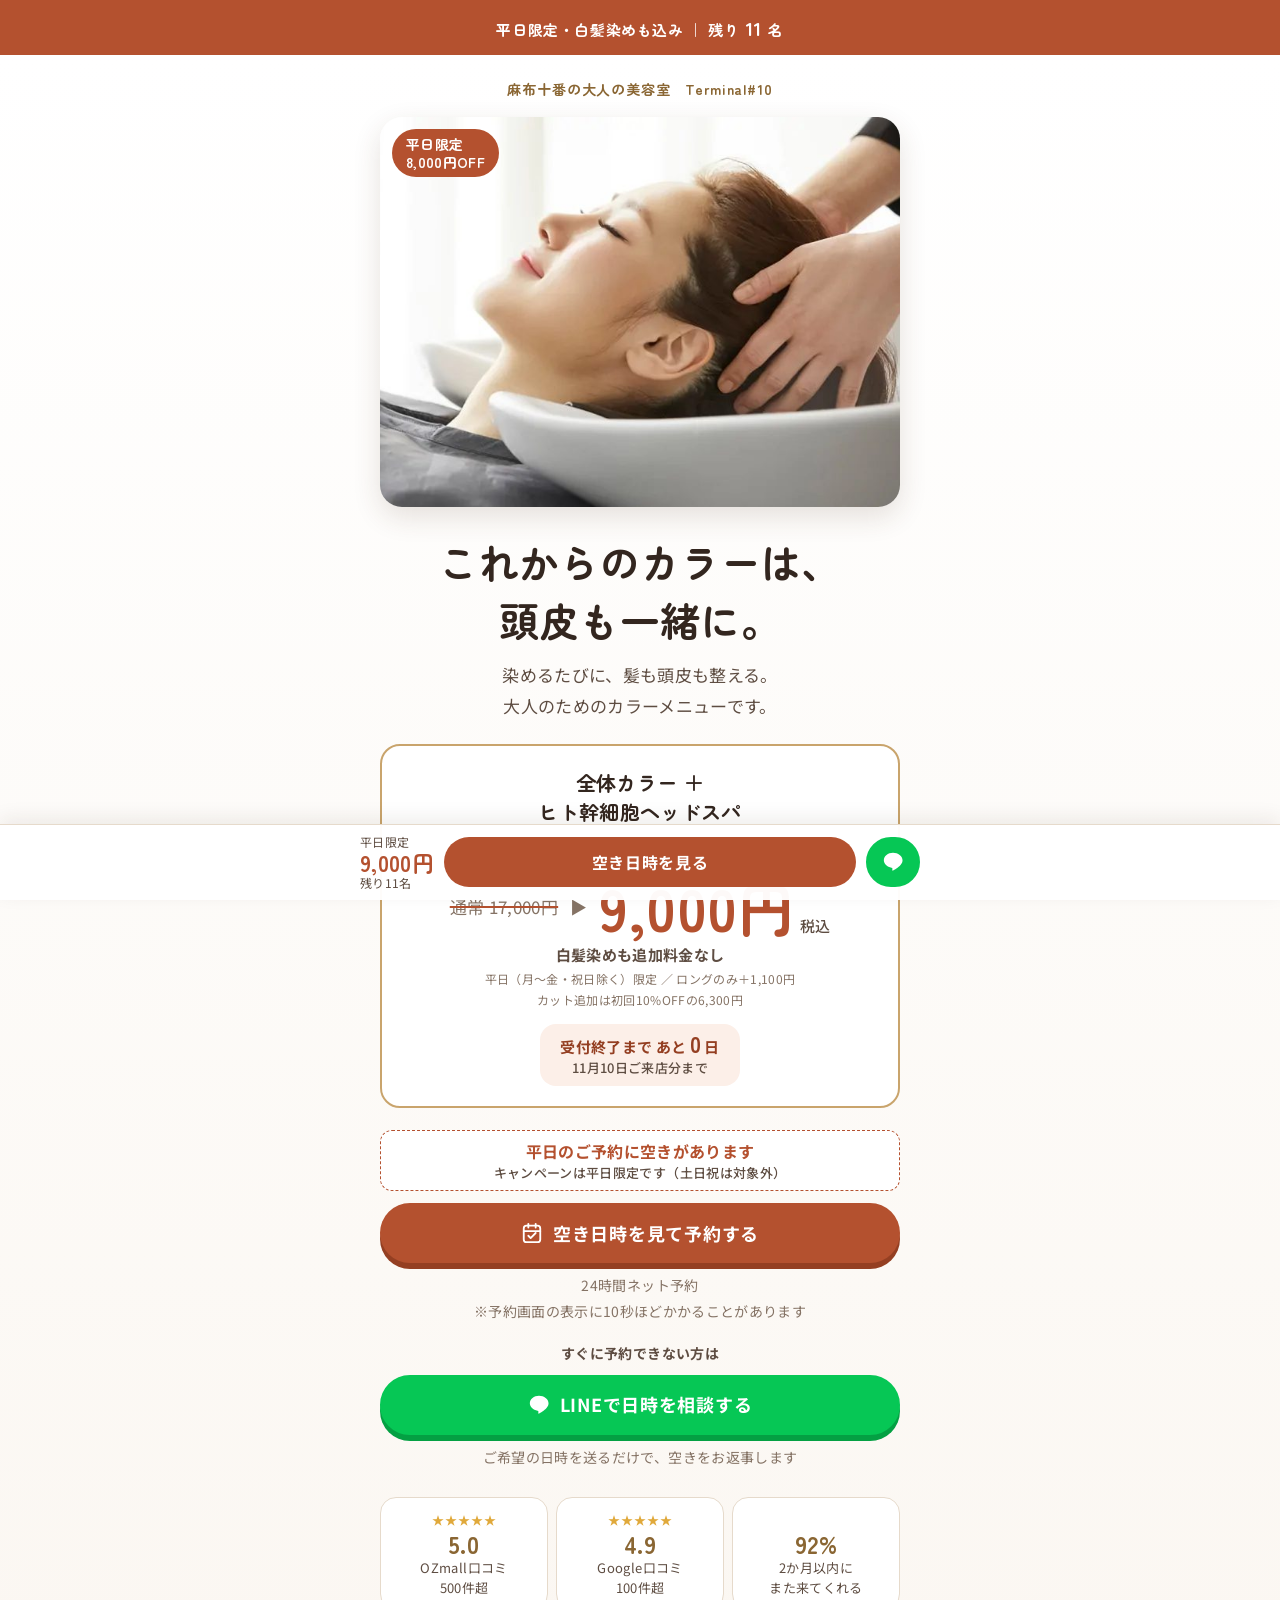
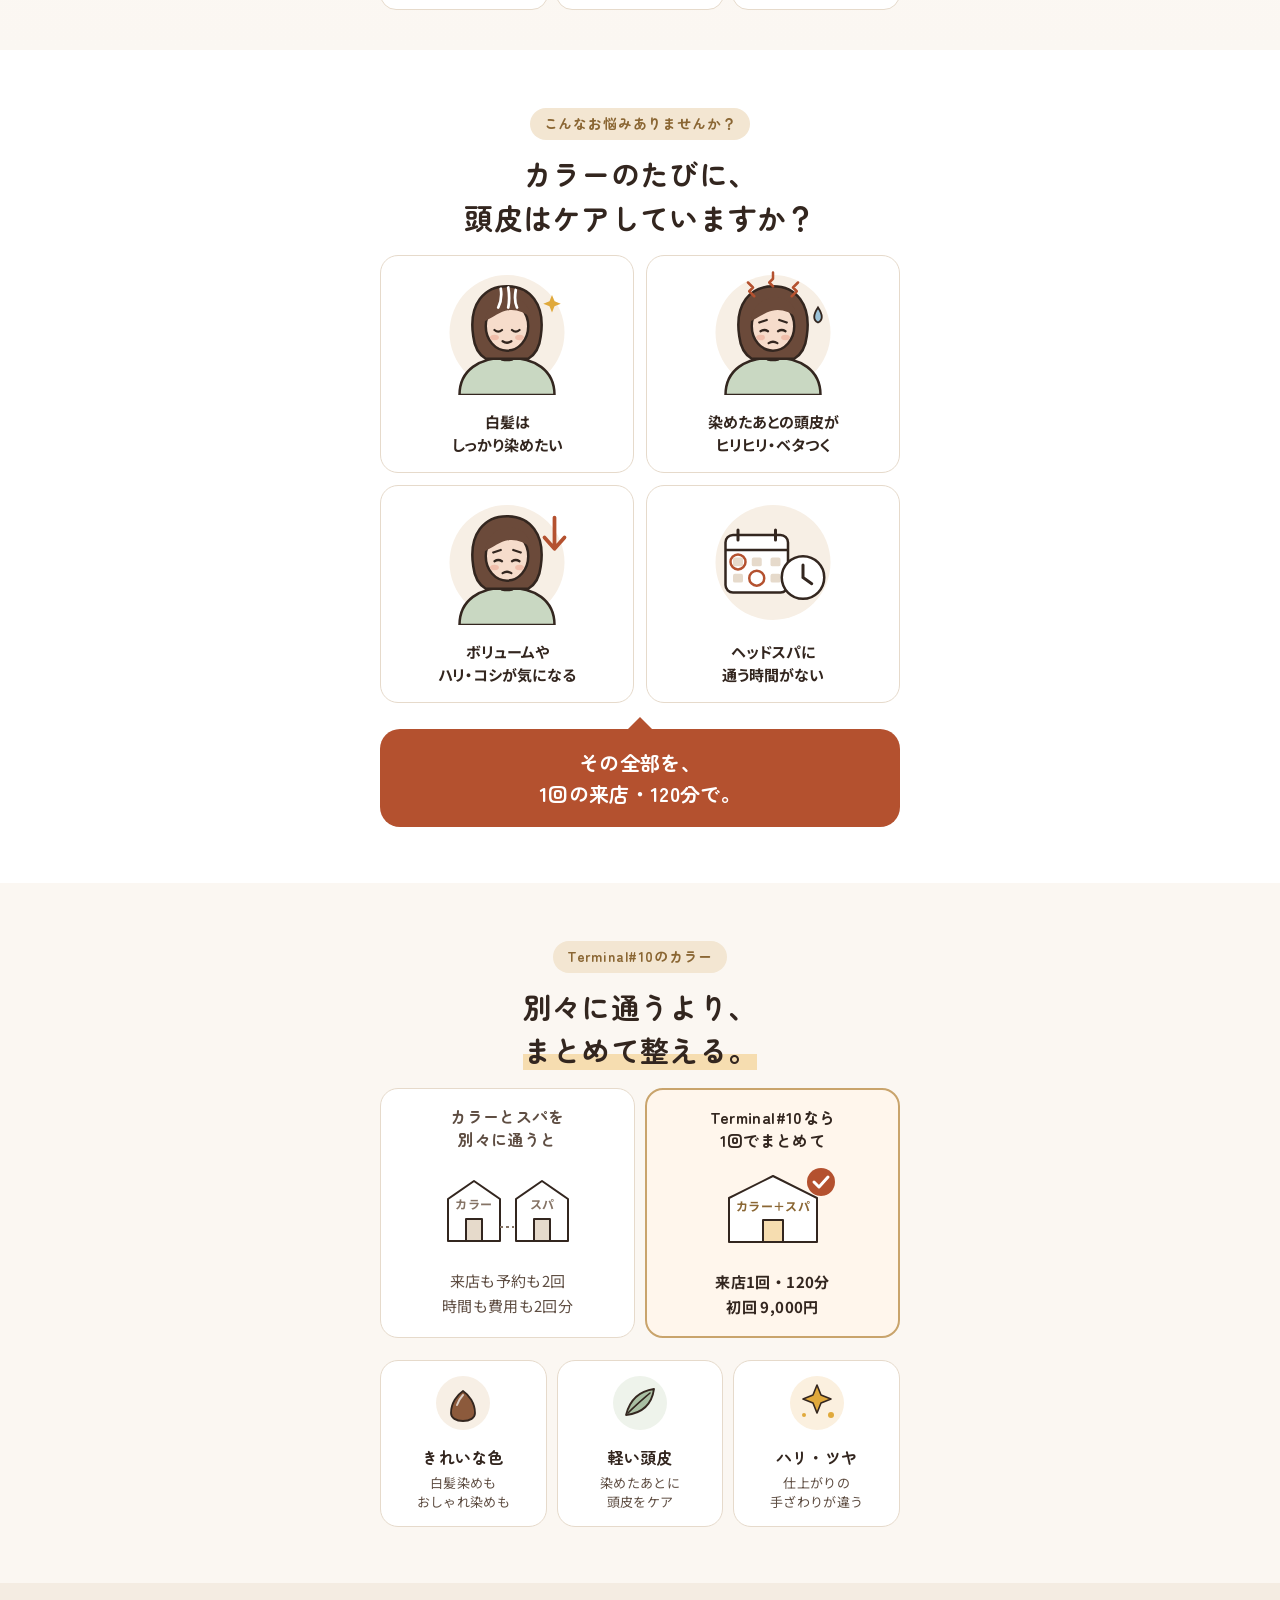
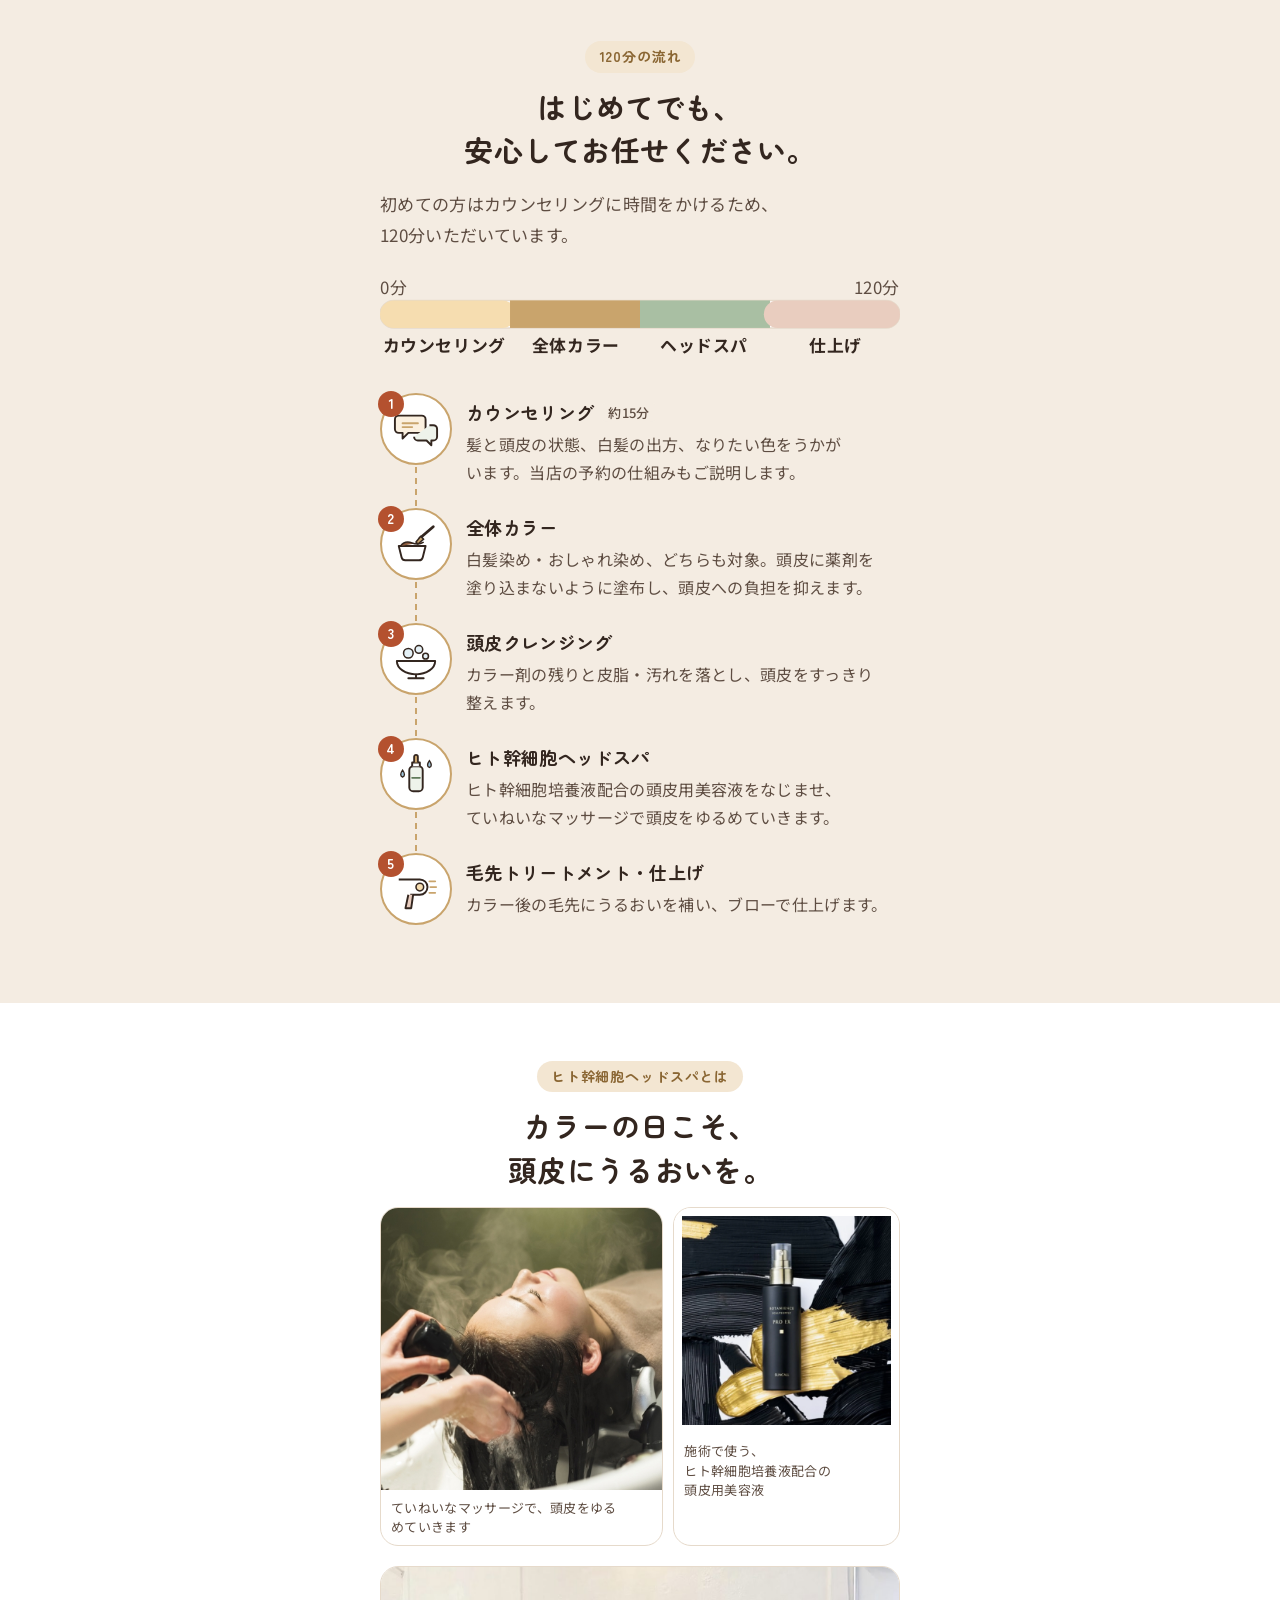
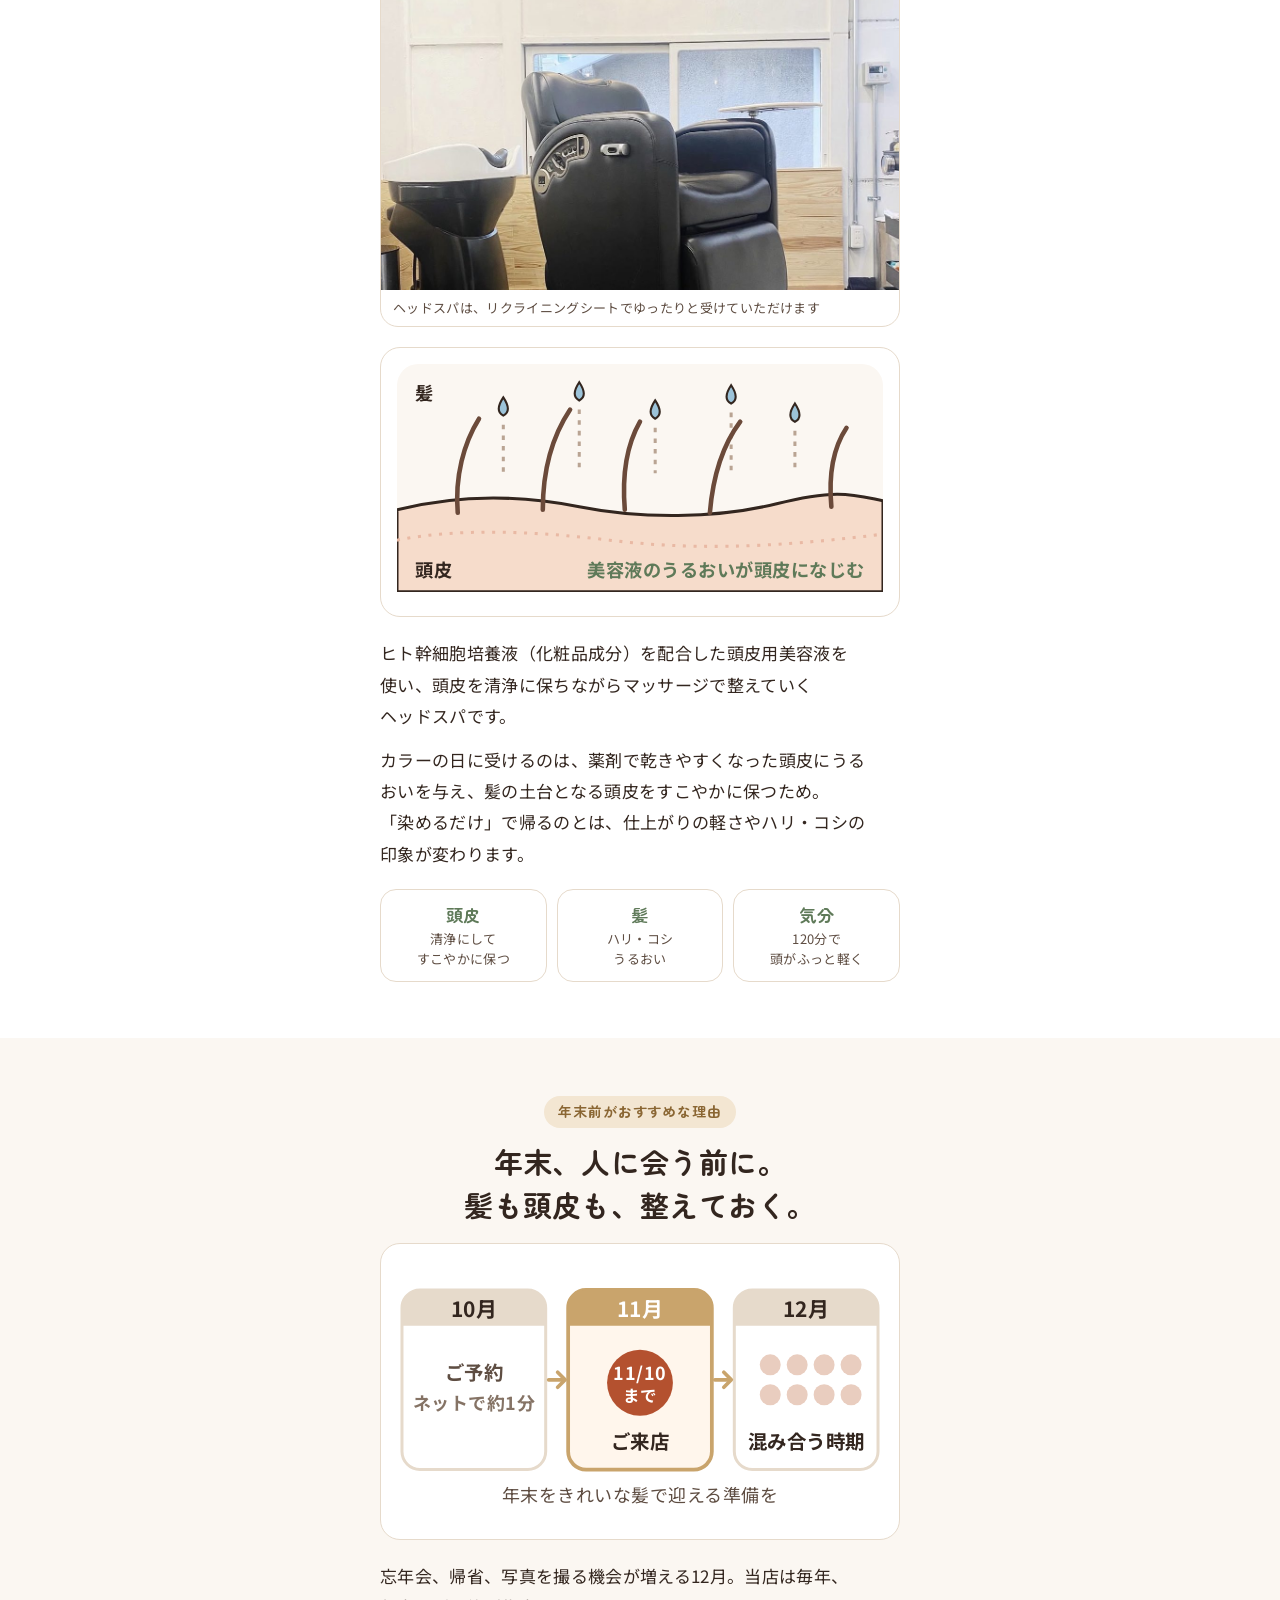
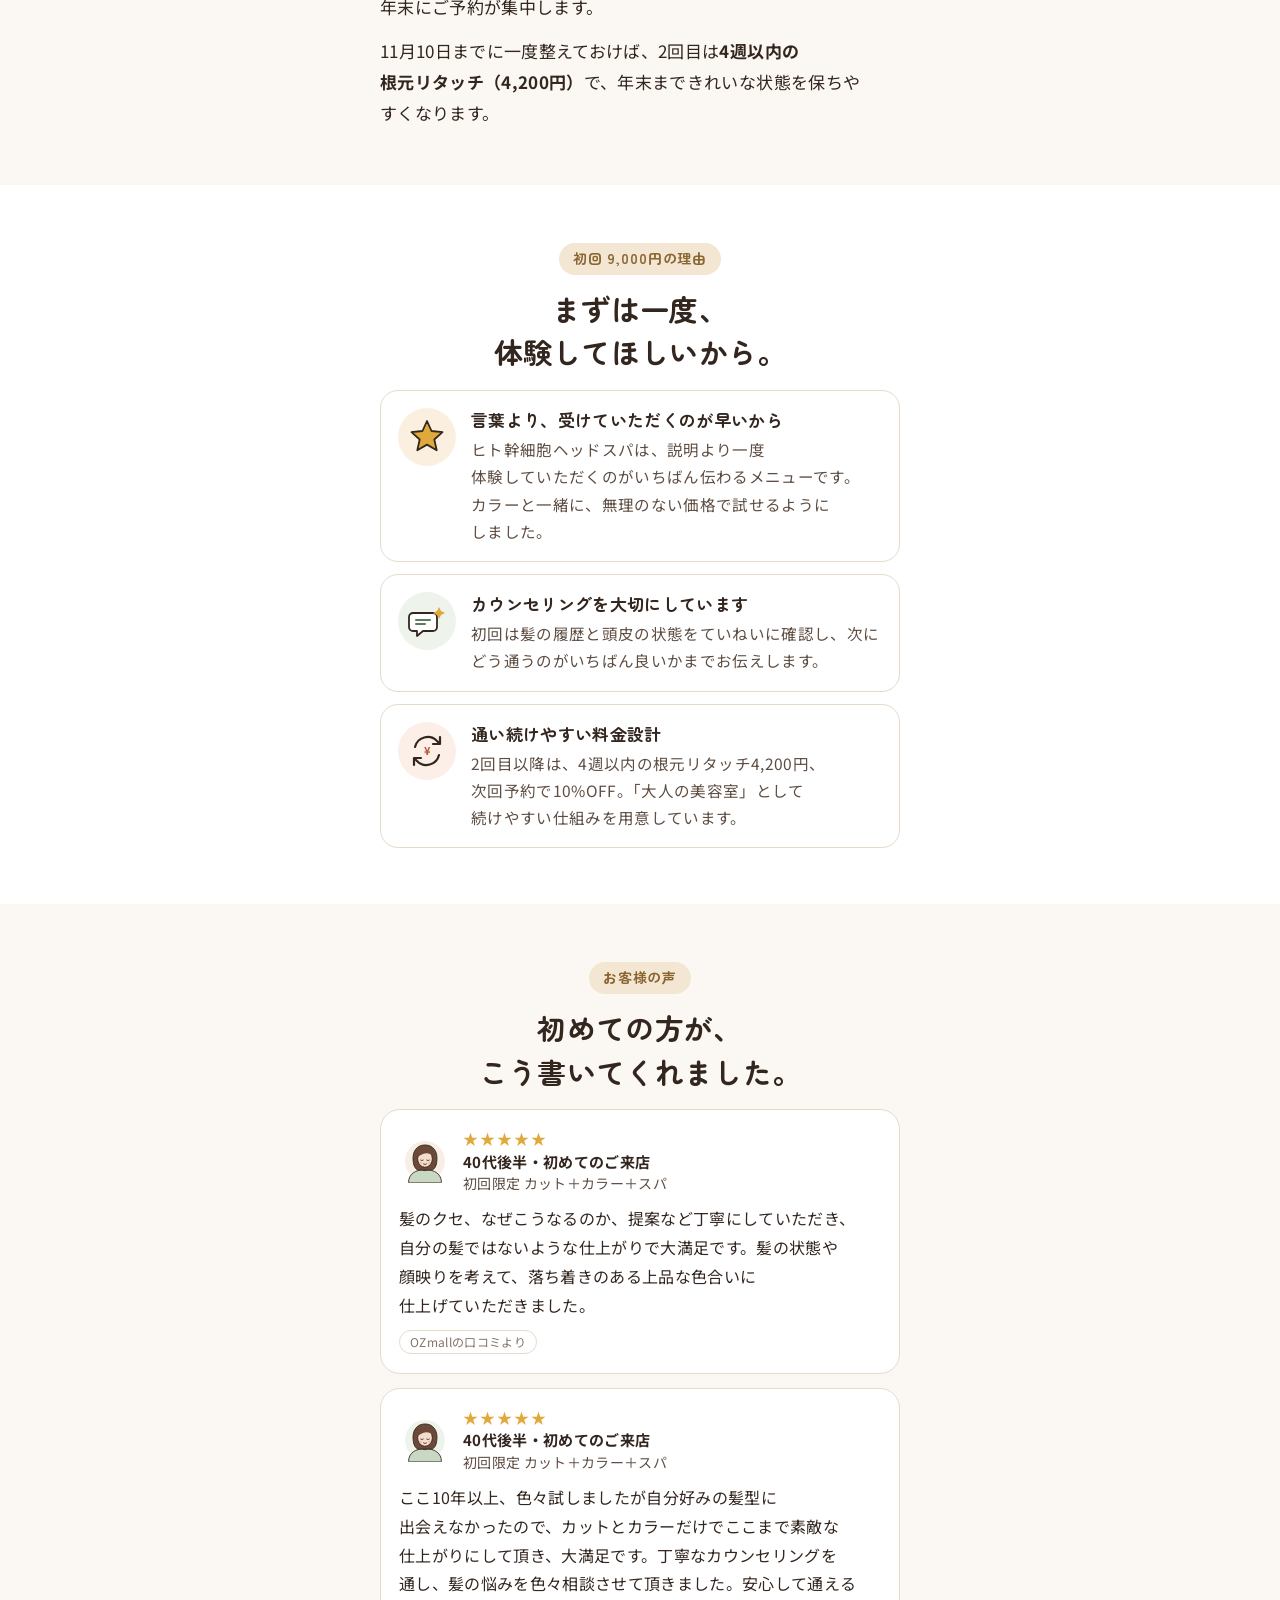
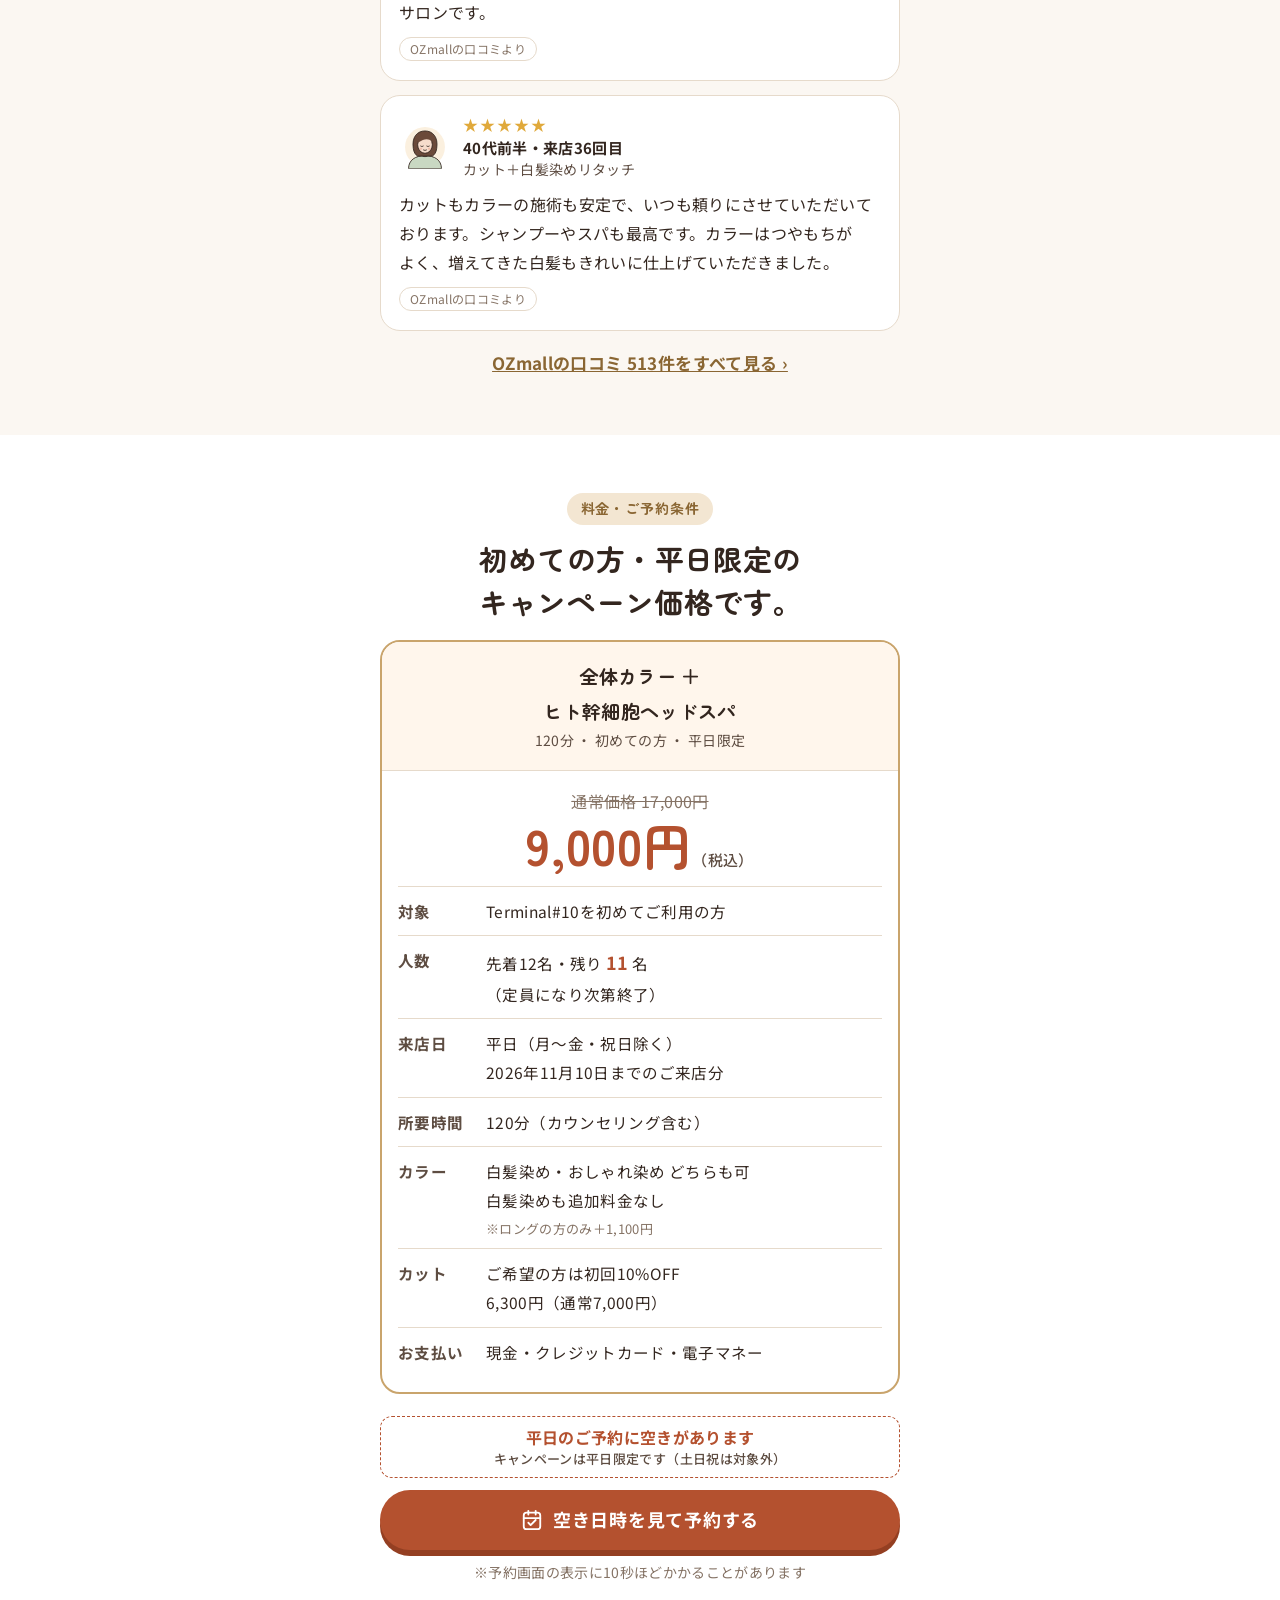
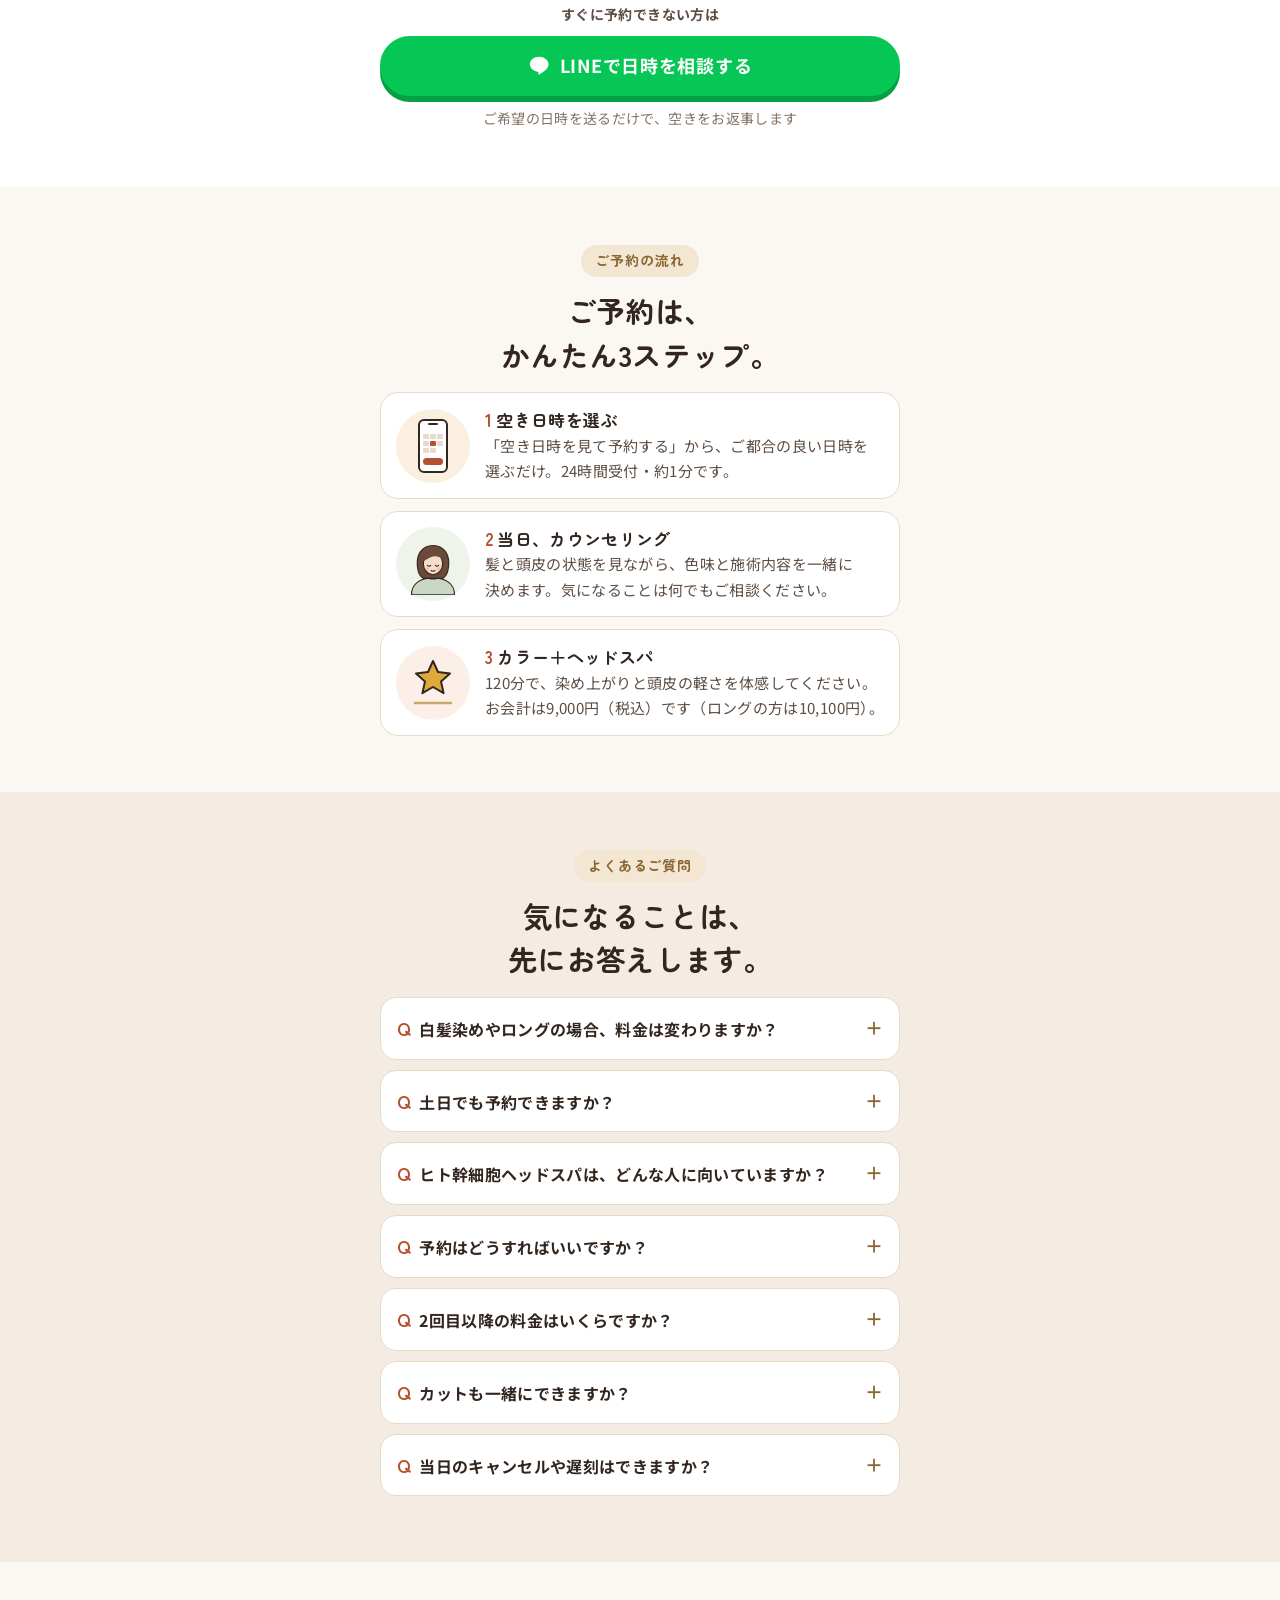
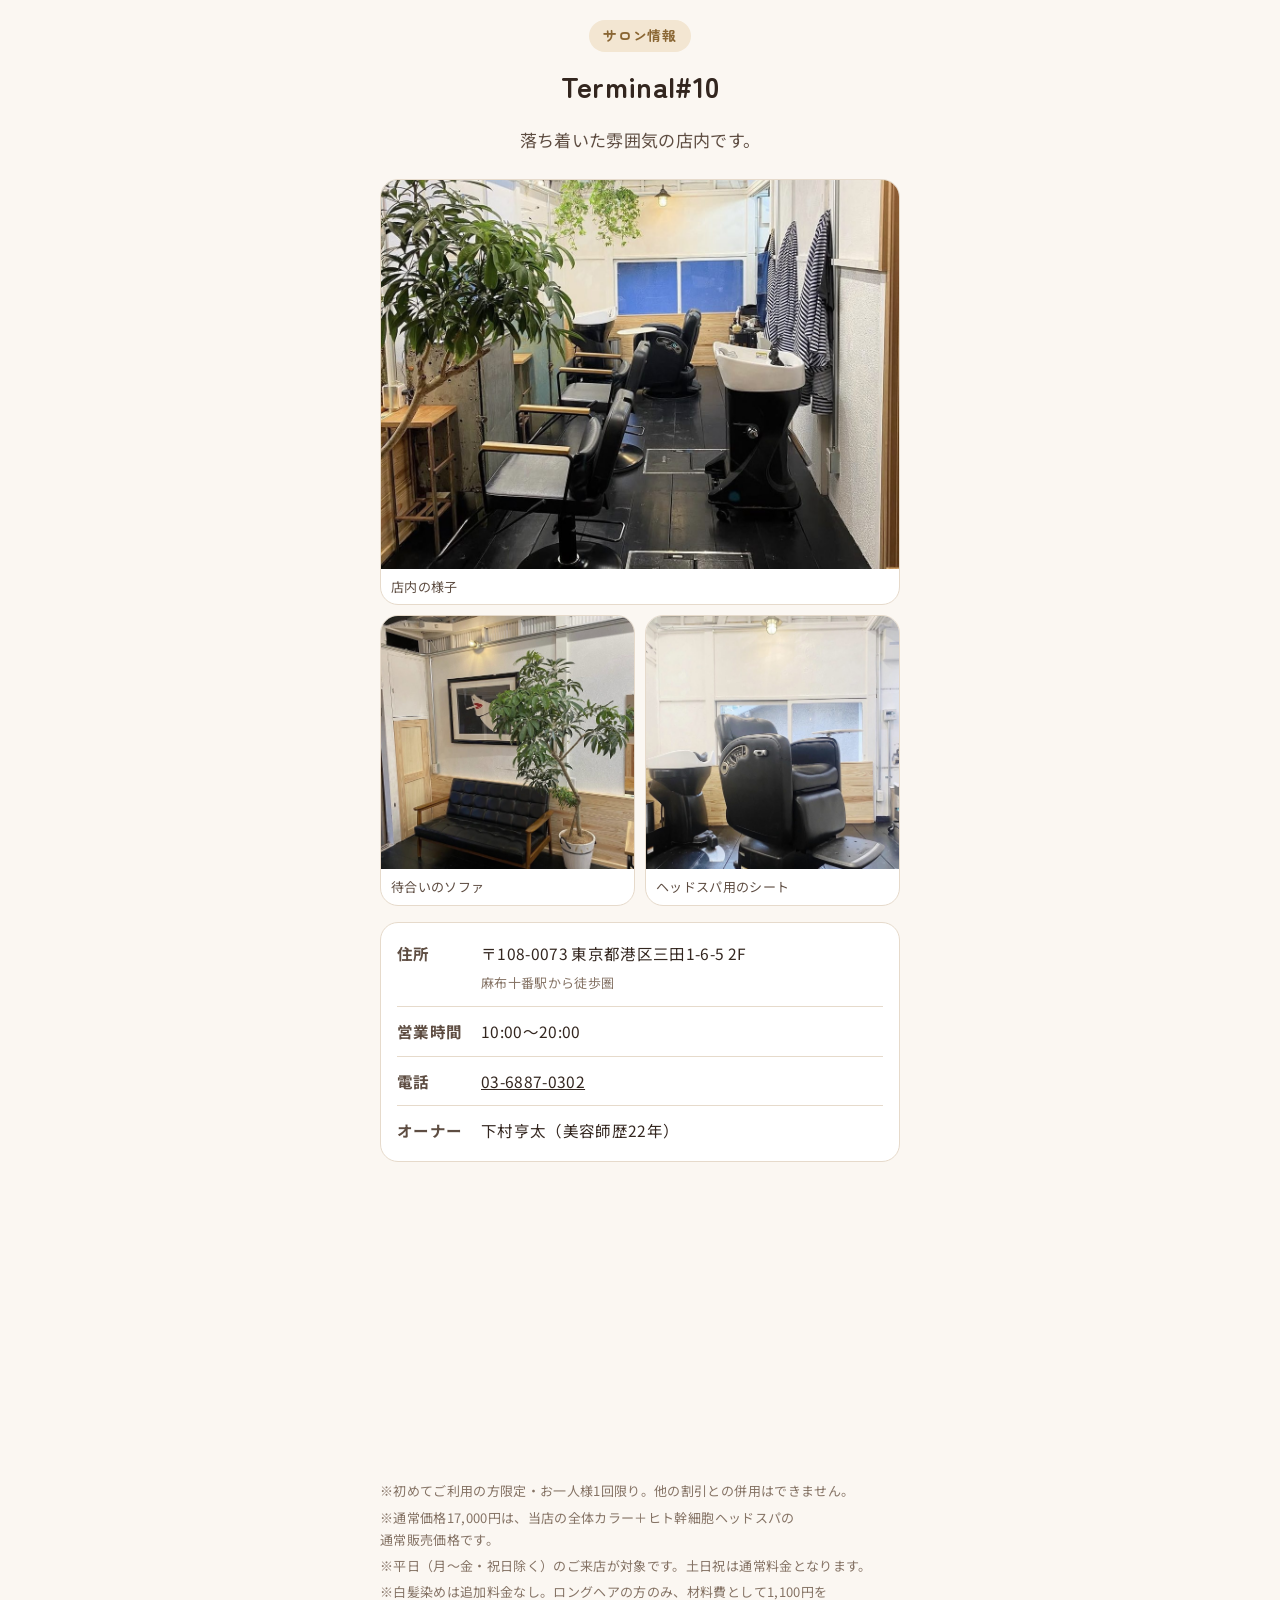
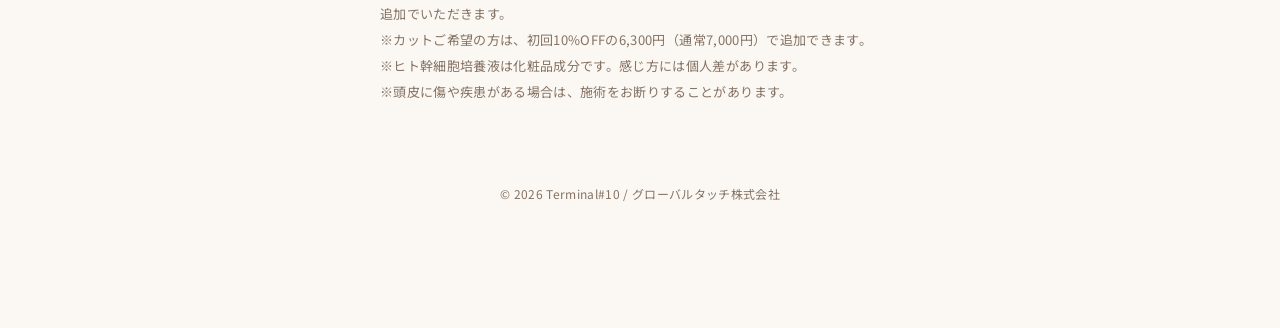
<file: index.html>
<!DOCTYPE html>
<html lang="ja">
<head>
<meta charset="UTF-8">
<meta name="viewport" content="width=device-width, initial-scale=1.0, viewport-fit=cover">
<title>これからのカラーは、頭皮も一緒に。【平日限定】全体カラー＋ヒト幹細胞ヘッドスパ 初回9,000円（白髪染め込み）｜Terminal#10 麻布十番</title>
<meta name="description" content="麻布十番の大人の美容室Terminal#10。全体カラー＋ヒト幹細胞ヘッドスパ(120分)を、初めての方限定・平日限定で通常17,000円→9,000円（白髪染めも追加料金なし）。染めるたびに、髪も頭皮も整えるカラーメニューです。">
<meta property="og:title" content="これからのカラーは、頭皮も一緒に。｜Terminal#10 麻布十番">
<meta property="og:description" content="全体カラー＋ヒト幹細胞ヘッドスパ 120分。通常17,000円→初めての方・平日限定9,000円。白髪染めも追加料金なし。11/10ご来店分まで。">
<meta property="og:image" content="https://kotashimomura1-ship-it.github.io/rehair-lp/headspa-treatment.jpg">
<link rel="preconnect" href="https://fonts.googleapis.com">
<link rel="preconnect" href="https://fonts.gstatic.com" crossorigin>
<link href="https://fonts.googleapis.com/css2?family=Zen+Maru+Gothic:wght@500;700&family=Noto+Sans+JP:wght@400;500;700&display=swap" rel="stylesheet">
<style>
:root{
  --bg:#FBF7F2;--white:#FFFFFF;--warm:#F4ECE2;--line:#E6DACB;
  --ink:#33261F;--ink2:#5E4D42;--muted:#857365;
  --gold:#C9A46C;--gold-dk:#8A6633;--terra:#B4512F;--terra-dk:#943F22;
  --sage:#A9BFA3;--sage-dk:#5F7A59;--skin:#F6DCCB;--hair:#6B4A3A;--blush:#EFB7A2;
  --line-green:#06C755;
  --round:'Zen Maru Gothic','Hiragino Maru Gothic ProN','Hiragino Sans','Noto Sans CJK JP','Noto Sans JP','Yu Gothic','Meiryo',sans-serif;
  --sans:'Noto Sans JP','Hiragino Sans','Hiragino Kaku Gothic ProN','Noto Sans CJK JP','Yu Gothic','YuGothic','Meiryo',sans-serif;
}
*{box-sizing:border-box;margin:0;padding:0}
html{-webkit-text-size-adjust:100%}
body{font-family:var(--sans);background:var(--bg);color:var(--ink);font-size:17px;line-height:1.85;letter-spacing:.02em;word-break:auto-phrase;padding-bottom:92px;-webkit-font-smoothing:antialiased}
img{max-width:100%;display:block}
a{color:inherit}
.wrap{max-width:560px;margin:0 auto;padding:0 20px}
.sec{padding:56px 0}
.sec--warm{background:var(--warm)}
.sec--white{background:var(--white)}
.eyebrow{display:inline-block;font-family:var(--round);font-weight:700;font-size:14px;color:var(--gold-dk);background:#F3E6D2;border-radius:999px;padding:3px 14px;margin-bottom:12px;letter-spacing:.06em}
.ttl{font-family:var(--round);font-weight:700;font-size:clamp(23px,6.2vw,29px);line-height:1.5;margin-bottom:16px;letter-spacing:.01em;font-feature-settings:"palt";word-break:auto-phrase;text-wrap:balance}
.hero__catch,.offer__menu,.worry p,.cmp h3,.ptable__head .m,.flow h3,.why h3,.steps h3,.answer{font-feature-settings:"palt";word-break:auto-phrase}
.lead{color:var(--ink2);margin-bottom:24px}
.center{text-align:center}
.mark{background:linear-gradient(transparent 62%,#F6DDB0 62%)}
.illus{display:block;margin:0 auto}

/* ribbon */
.ribbon{background:var(--terra);color:#fff;text-align:center;font-family:var(--round);font-weight:700;font-size:15px;padding:10px 12px;letter-spacing:.04em}
.ribbon b{font-size:19px;margin:0 2px}

/* hero */
.hero{padding:22px 0 40px;background:linear-gradient(180deg,var(--white) 0%,var(--bg) 100%)}
.hero__shop{text-align:center;font-family:var(--round);font-weight:700;font-size:14px;color:var(--gold-dk);margin-bottom:14px;letter-spacing:.06em}
.hero__photo{position:relative;border-radius:22px;overflow:hidden;box-shadow:0 10px 28px rgba(80,50,30,.14)}
.hero__photo img{width:100%;aspect-ratio:4/3;object-fit:cover;object-position:center 40%}
.wide{margin:0 0 20px;background:var(--white);border-radius:18px;overflow:hidden;border:1px solid var(--line)}
.wide img{width:100%;aspect-ratio:16/10;object-fit:cover}
.wide figcaption{font-size:13px;line-height:1.5;padding:8px 12px;color:var(--ink2)}
.gallery{display:grid;grid-template-columns:1fr 1fr;gap:10px;margin-bottom:16px}
.gallery figure{margin:0;background:var(--white);border-radius:18px;overflow:hidden;border:1px solid var(--line)}
.gallery figure:first-child{grid-column:1/-1}
.gallery img{width:100%;aspect-ratio:1/1;object-fit:cover}
.gallery figure:first-child img{aspect-ratio:4/3}
.gallery figcaption{font-size:13px;line-height:1.5;padding:8px 10px;color:var(--ink2)}
.hero__badge{position:absolute;left:12px;top:12px;background:var(--terra);color:#fff;border-radius:999px;padding:6px 14px;font-family:var(--round);font-weight:700;font-size:14px;line-height:1.3}
.hero__catch{font-family:var(--round);font-weight:700;font-size:clamp(30px,8.6vw,40px);line-height:1.45;text-align:center;margin:26px 0 10px;text-wrap:balance}
.hero__sub{text-align:center;color:var(--ink2);font-size:17px;margin-bottom:22px}
.offer{background:var(--white);border:2px solid var(--gold);border-radius:20px;padding:22px 18px 20px;text-align:center}
.offer__menu{font-family:var(--round);font-weight:700;font-size:20px;line-height:1.45}
.offer__time{display:inline-block;margin-top:6px;background:var(--warm);border-radius:999px;padding:2px 14px;font-size:15px;color:var(--ink2)}
.offer__price{display:flex;align-items:center;justify-content:center;gap:12px;margin:14px 0 6px;flex-wrap:wrap}
.offer__was{font-size:17px;color:var(--muted);text-decoration:line-through;text-decoration-color:var(--terra);text-decoration-thickness:2px}
.offer__arrow{color:var(--muted)}
.offer__now{font-family:var(--round);font-weight:700;font-size:clamp(46px,13vw,58px);line-height:1;color:var(--terra)}
.offer__now small{font-size:15px;margin-left:4px;color:var(--ink2);font-family:var(--sans);font-weight:500}
.offer__note{font-size:15px;color:var(--ink2);line-height:1.7}
.offer__note small{display:block;font-size:12px;color:var(--muted);margin-top:2px}
.ptable dd small{display:block;font-size:13px;line-height:1.5;color:var(--muted);margin-top:4px}
.deadline{display:inline-block;margin-top:14px;background:#FCEFE8;color:var(--terra-dk);border-radius:16px;padding:8px 20px;font-weight:700;font-size:15px;line-height:1.5}
.deadline small{display:block;font-size:13px;font-weight:500;color:var(--ink2)}
.deadline b{font-family:var(--round);font-size:22px;line-height:1}
.cta{display:grid;gap:12px;margin-top:22px}
.btn{display:flex;align-items:center;justify-content:center;gap:10px;min-height:60px;border-radius:999px;text-decoration:none;font-weight:700;font-size:18px;letter-spacing:.04em}
.btn svg{width:22px;height:22px;flex:none}
.btn--main{background:var(--terra);color:#fff;box-shadow:0 6px 0 var(--terra-dk)}
.btn--main:active{transform:translateY(3px);box-shadow:0 3px 0 var(--terra-dk)}
.btn--line{background:var(--line-green);color:#fff;border:2px solid var(--line-green);box-shadow:0 6px 0 #04A043}
.btn--line:active{transform:translateY(3px);box-shadow:0 3px 0 #04A043}
.cta__or{text-align:center;font-size:14px;font-weight:700;color:var(--ink2);margin:4px 0 -4px}
.btn:focus-visible{outline:3px solid var(--gold);outline-offset:3px}
.cta__note{text-align:center;font-size:14px;color:var(--muted);margin-top:-2px}
.cta__week{text-align:center;font-weight:700;font-size:16px;color:var(--terra);background:var(--white);border:1.5px dashed var(--terra);border-radius:12px;padding:8px 12px;line-height:1.5}
.cta__week small{display:block;font-size:13px;font-weight:500;color:var(--ink2)}
.trust{display:grid;grid-template-columns:repeat(3,1fr);gap:8px;margin-top:26px}
.trust div{background:var(--white);border:1px solid var(--line);border-radius:16px;padding:12px 4px;text-align:center;font-size:13px;line-height:1.5;color:var(--ink2)}
.trust b{display:block;font-family:var(--round);font-size:24px;color:var(--gold-dk);line-height:1.2}
.trust .stars{color:#E0A93B;font-size:12px;letter-spacing:1px}

/* worries */
.worries{display:grid;grid-template-columns:1fr 1fr;gap:12px}
.worry{background:var(--white);border-radius:18px;padding:14px 12px 16px;text-align:center;border:1px solid var(--line)}
.worry svg{width:100%;max-width:150px;height:auto;margin:0 auto 6px}
.worry p{font-weight:700;font-size:15px;line-height:1.55;letter-spacing:0}
.answer{margin-top:26px;background:var(--terra);color:#fff;border-radius:20px;padding:18px 16px;text-align:center;font-family:var(--round);font-weight:700;font-size:20px;line-height:1.55;position:relative}
.answer::before{content:"";position:absolute;left:50%;top:-12px;margin-left:-12px;border:12px solid transparent;border-top:0;border-bottom-color:var(--terra)}

/* compare */
.compare{display:grid;grid-template-columns:1fr 1fr;gap:10px;margin-top:8px}
.cmp{border-radius:18px;padding:16px 10px;text-align:center}
.cmp--a{background:var(--white);border:1px solid var(--line);color:var(--ink2)}
.cmp--b{background:#FFF6EC;border:2px solid var(--gold)}
.cmp h3{font-family:var(--round);font-size:16px;line-height:1.45;margin-bottom:6px}
.cmp svg{width:100%;max-width:140px;height:auto;margin:4px auto 8px}
.cmp ul{list-style:none;font-size:15px;line-height:1.7}
.cmp--b ul{font-weight:700;color:var(--ink)}
.benefits{display:grid;grid-template-columns:repeat(3,1fr);gap:10px;margin-top:22px}
.benefits div{background:var(--white);border-radius:18px;padding:14px 6px;text-align:center;border:1px solid var(--line)}
.benefits svg{width:56px;height:56px;margin:0 auto 4px}
.benefits b{display:block;font-family:var(--round);font-size:16px}
.benefits span{font-size:13px;color:var(--ink2);line-height:1.5;display:block}

/* flow */
.bar120{margin:4px 0 26px}
.flow{list-style:none;position:relative}
.flow li{display:grid;grid-template-columns:72px 1fr;gap:14px;align-items:start;padding-bottom:22px;position:relative}
.flow li:not(:last-child)::after{content:"";position:absolute;left:35px;top:74px;bottom:2px;border-left:2px dashed var(--gold)}
.flow .ic{width:72px;height:72px;border-radius:50%;background:var(--white);border:2px solid var(--gold);display:grid;place-items:center;position:relative}
.flow .ic svg{width:46px;height:46px}
.flow .ic small{position:absolute;top:-4px;left:-4px;width:26px;height:26px;border-radius:50%;background:var(--terra);color:#fff;font-family:var(--round);font-weight:700;font-size:14px;display:grid;place-items:center}
.flow h3{font-family:var(--round);font-size:18px;line-height:1.5;margin:6px 0 4px}
.flow .tag{display:inline-block;font-family:var(--sans);font-size:13px;font-weight:500;background:var(--warm);border-radius:999px;padding:0 10px;margin-left:4px;vertical-align:2px;color:var(--ink2)}
.flow p{font-size:16px;color:var(--ink2);line-height:1.75}

/* spa */
.photos{display:grid;grid-template-columns:1.25fr 1fr;gap:10px;margin-bottom:20px}
.photos figure{margin:0;background:var(--white);border-radius:18px;overflow:hidden;border:1px solid var(--line)}
.photos img{width:100%;aspect-ratio:1/1;object-fit:cover}
.photos figure:nth-child(2) img{object-fit:contain;background:#fff;padding:8px}
.photos figcaption{font-size:13px;line-height:1.5;padding:8px 10px;color:var(--ink2)}
.scalp{background:var(--white);border-radius:20px;padding:16px;border:1px solid var(--line);margin:6px 0 20px}
.scalp svg{width:100%;height:auto}
.pts{display:grid;grid-template-columns:repeat(3,1fr);gap:10px;margin-top:20px}
.pts div{background:var(--white);border-radius:16px;padding:12px 6px;text-align:center;font-size:13px;line-height:1.55;color:var(--ink2);border:1px solid var(--line)}
.pts b{display:block;font-family:var(--round);font-size:17px;color:var(--sage-dk)}

/* year end */
.cal{background:var(--white);border-radius:20px;padding:16px 12px;border:1px solid var(--line);margin-bottom:20px}
.cal svg{width:100%;height:auto}

/* why */
.why{display:grid;gap:12px}
.why > div{display:grid;grid-template-columns:60px 1fr;gap:14px;background:var(--white);border-radius:18px;padding:16px;border:1px solid var(--line);align-items:start}
.why svg{width:60px;height:60px}
.why h3{font-family:var(--round);font-size:17px;line-height:1.5;margin-bottom:4px}
.why p{font-size:15.5px;color:var(--ink2);line-height:1.75}

/* reviews */
.reviews{display:grid;gap:14px}
.rv{background:var(--white);border-radius:20px;padding:18px;border:1px solid var(--line);position:relative}
.rv__head{display:flex;gap:12px;align-items:center;margin-bottom:10px}
.rv__head svg{width:52px;height:52px;flex:none}
.rv__who{font-size:14px;line-height:1.5;color:var(--ink2)}
.rv__who b{display:block;color:var(--ink);font-size:15px}
.rv__stars{color:#E0A93B;letter-spacing:2px;font-size:15px}
.rv p{font-size:16px;line-height:1.8}
.rv__src{display:inline-block;margin-top:10px;font-size:12px;color:var(--muted);border:1px solid var(--line);border-radius:999px;padding:0 10px}
.more{display:block;text-align:center;margin-top:16px;font-weight:700;color:var(--gold-dk)}

/* price */
.ptable{background:var(--white);border-radius:20px;overflow:hidden;border:2px solid var(--gold)}
.ptable__head{background:#FFF6EC;padding:16px;text-align:center;border-bottom:1px solid var(--line)}
.ptable__head .m{font-family:var(--round);font-weight:700;font-size:19px}
.ptable__head .t{font-size:14px;color:var(--ink2)}
.ptable__price{text-align:center;padding:16px 16px 6px}
.ptable__price .was{color:var(--muted);text-decoration:line-through;font-size:16px}
.ptable__price .now{font-family:var(--round);font-weight:700;font-size:50px;color:var(--terra);line-height:1.15}
.ptable__price .now small{font-size:15px;color:var(--ink2);font-family:var(--sans);font-weight:500}
.ptable dl{display:grid;grid-template-columns:88px 1fr;padding:6px 16px 16px;font-size:15.5px}
.ptable dt,.ptable dd{padding:10px 0;border-top:1px solid var(--line)}
.ptable dt{font-weight:700;color:var(--ink2)}
.ptable dd b{color:var(--terra);font-size:18px}

/* steps */
.steps{display:grid;gap:12px}
.steps > div{display:grid;grid-template-columns:76px 1fr;gap:14px;align-items:center;background:var(--white);border-radius:18px;padding:14px;border:1px solid var(--line)}
.steps svg{width:76px;height:76px}
.steps h3{font-family:var(--round);font-size:17px;line-height:1.5}
.steps p{font-size:15px;color:var(--ink2);line-height:1.7}
.steps .n{color:var(--terra);margin-right:4px}

/* faq */
.faq details{background:var(--white);border-radius:16px;border:1px solid var(--line);margin-bottom:10px;overflow:hidden}
.faq summary{list-style:none;cursor:pointer;padding:16px 46px 16px 16px;font-weight:700;font-size:16px;line-height:1.6;position:relative}
.faq summary::-webkit-details-marker{display:none}
.faq summary::before{content:"Q";font-family:var(--round);color:var(--terra);margin-right:8px;font-size:18px}
.faq summary::after{content:"＋";position:absolute;right:16px;top:15px;color:var(--gold-dk);font-size:18px}
.faq details[open] summary::after{content:"－"}
.faq details p{padding:0 16px 16px;font-size:15.5px;color:var(--ink2);line-height:1.8}

/* salon */
.shop{display:grid;grid-template-columns:84px 1fr;font-size:15.5px;background:var(--white);border-radius:18px;padding:6px 16px;border:1px solid var(--line)}
.shop dt,.shop dd{padding:10px 0;border-top:1px solid var(--line)}
.shop dt:first-of-type,.shop dd:first-of-type{border-top:0}
.shop dt{font-weight:700;color:var(--ink2)}
.shop small{color:var(--muted);font-size:13px}
.map{width:100%;height:240px;border:0;border-radius:18px;margin-top:14px}
.notes{list-style:none;font-size:13px;color:var(--muted);line-height:1.7}
.notes li{margin-bottom:4px}
footer{text-align:center;font-size:12px;color:var(--muted);padding:20px 0 30px}

/* sticky */
.sticky{position:fixed;left:0;right:0;bottom:0;z-index:20;background:rgba(255,255,255,.97);border-top:1px solid var(--line);padding:10px 12px calc(10px + env(safe-area-inset-bottom,0px));box-shadow:0 -6px 18px rgba(60,40,20,.08)}
.sticky__in{max-width:560px;margin:0 auto;display:grid;grid-template-columns:auto 1fr auto;gap:10px;align-items:center}
.sticky__price{font-size:12px;line-height:1.2;color:var(--ink2)}
.sticky__price b{display:block;font-family:var(--round);font-size:22px;color:var(--terra)}
.sticky .btn{min-height:50px;font-size:16px;padding:0 14px;box-shadow:none}
.sticky .btn--line{padding:0 14px}
@media (prefers-reduced-motion:no-preference){.btn--main{transition:transform .1s}}
</style>
</head>
<body>

<!-- 共通イラスト部品 -->
<svg width="0" height="0" style="position:absolute" aria-hidden="true">
  <defs>
    <!-- 女性の上半身(顔なし・やさしい表情) -->
    <symbol id="woman" viewBox="0 0 120 100">
      <path d="M22 100c0-20 16-30 38-30s38 10 38 30z" fill="#C9D8C2" stroke="#33261F" stroke-width="2" stroke-linejoin="round"/>
      <rect x="53" y="58" width="14" height="14" rx="5" fill="#F6DCCB" stroke="#33261F" stroke-width="2"/>
      <path d="M33 53c-4-26 9-40 27-40s31 14 27 40c-1 9-5 15-10 18H43c-5-3-9-9-10-18z" fill="#6B4A3A" stroke="#33261F" stroke-width="2" stroke-linejoin="round"/>
      <ellipse cx="60" cy="45" rx="17" ry="19.5" fill="#F6DCCB" stroke="#33261F" stroke-width="2"/>
      <path d="M42 41c2-14 11-19 20-19 10 0 16 6 17 16-7-6-16-8-24-4-4 2-9 5-13 7z" fill="#6B4A3A"/>
      <ellipse cx="50" cy="54" rx="3.5" ry="2.2" fill="#EFB7A2" opacity=".8"/>
      <ellipse cx="70" cy="54" rx="3.5" ry="2.2" fill="#EFB7A2" opacity=".8"/>
    </symbol>
    <symbol id="eyes-smile" viewBox="0 0 120 100">
      <path d="M50 48q3 2.6 6 0M64 48q3 2.6 6 0M56.5 57q3.5 2.4 7 0" fill="none" stroke="#33261F" stroke-width="1.8" stroke-linecap="round"/>
    </symbol>
    <symbol id="eyes-worry" viewBox="0 0 120 100">
      <path d="M50 49q3-2 6 0M64 49q3-2 6 0M49 42l6-2M71 42l-6-2M56.5 58.5q3.5-2.2 7 0" fill="none" stroke="#33261F" stroke-width="1.8" stroke-linecap="round"/>
    </symbol>

    <!-- 小さなアイコン -->
    <symbol id="i-cal" viewBox="0 0 24 24"><g fill="none" stroke="currentColor" stroke-width="2" stroke-linecap="round" stroke-linejoin="round"><rect x="3" y="4" width="18" height="18" rx="3"/><path d="M16 2v4M8 2v4M3 10h18M8 15l2.5 2.5L16 12"/></g></symbol>
    <symbol id="i-line" viewBox="0 0 24 24"><path fill="currentColor" d="M12 2C6.5 2 2 5.7 2 10.2c0 4 3.6 7.4 8.4 8.1.3.1.8.2.9.5.1.3.1.7 0 1l-.1.9c0 .3-.2 1 .9.6 1.1-.5 5.9-3.5 8.1-6 1.5-1.6 2.2-3.3 2.2-5.1C22.4 5.7 17.5 2 12 2z"/></symbol>
  </defs>
</svg>

<div class="ribbon">平日限定・白髪染めも込み ｜ 残り <b class="js-left">11</b> 名</div>

<header class="hero">
  <div class="wrap">
    <div class="hero__shop">麻布十番の大人の美容室　Terminal#10</div>
    <div class="hero__photo">
      <img src="headspa-image.jpg" alt="ヘッドスパでリラックスする女性のイメージ">
      <span class="hero__badge">平日限定<br>8,000円OFF</span>
    </div>
    <h1 class="hero__catch">これからのカラーは、<br>頭皮も一緒に。</h1>
    <p class="hero__sub">染めるたびに、髪も頭皮も整える。<br>大人のためのカラーメニューです。</p>

    <div class="offer">
      <div class="offer__menu">全体カラー ＋<br>ヒト幹細胞ヘッドスパ</div>
      <span class="offer__time">120分コース</span>
      <div class="offer__price">
        <span class="offer__was">通常 17,000円</span>
        <span class="offer__arrow" aria-hidden="true">▶</span>
        <span class="offer__now">9,000円<small>税込</small></span>
      </div>
      <div class="offer__note"><b>白髪染めも追加料金なし</b><small>平日（月〜金・祝日除く）限定 ／ ロングのみ＋1,100円<br>カット追加は初回10%OFFの6,300円</small></div>
      <div class="deadline">受付終了まで あと <b class="js-days">30</b> 日<small>11月10日ご来店分まで</small></div>
    </div>

    <div class="cta">
      <div class="cta__week">平日のご予約に空きがあります<small>キャンペーンは平日限定です（土日祝は対象外）</small></div>
      <a class="btn btn--main js-book" href="#"><svg><use href="#i-cal"/></svg>空き日時を見て予約する</a>
      <div class="cta__note">24時間ネット予約<br>※予約画面の表示に10秒ほどかかることがあります</div>
      <div class="cta__or">すぐに予約できない方は</div>
      <a class="btn btn--line js-line" href="https://lin.ee/7M5qu3E" target="_blank" rel="noopener"><svg><use href="#i-line"/></svg>LINEで日時を相談する</a>
      <div class="cta__note">ご希望の日時を送るだけで、空きをお返事します</div>
    </div>

    <div class="trust">
      <div><span class="stars">★★★★★</span><b>5.0</b>OZmall口コミ<br>500件超</div>
      <div><span class="stars">★★★★★</span><b>4.9</b>Google口コミ<br>100件超</div>
      <div><span class="stars">&nbsp;</span><b>92%</b>2か月以内に<br>また来てくれる</div>
    </div>
  </div>
</header>

<section class="sec sec--white">
  <div class="wrap">
    <div class="center"><span class="eyebrow">こんなお悩みありませんか？</span></div>
    <h2 class="ttl center">カラーのたびに、<br>頭皮はケアしていますか？</h2>
    <div class="worries">
      <div class="worry">
        <svg viewBox="0 0 120 100" role="img" aria-label="白髪が気になる女性のイラスト">
          <circle cx="60" cy="50" r="46" fill="#F7EFE5"/>
          <use href="#woman"/><use href="#eyes-smile"/>
          <path d="M55 15c1 6 0 11-2 15M61 14c1 6 1 11 0 16M67 16c-1 6-1 10 1 14" fill="none" stroke="#fff" stroke-width="2.2" stroke-linecap="round"/>
          <path d="M96 20l2 5 5 2-5 2-2 5-2-5-5-2 5-2z" fill="#E0A93B"/>
        </svg>
        <p>白髪は<br>しっかり染めたい</p>
      </div>
      <div class="worry">
        <svg viewBox="0 0 120 100" role="img" aria-label="頭皮のヒリヒリやベタつきが気になる女性のイラスト">
          <circle cx="60" cy="50" r="46" fill="#F7EFE5"/>
          <use href="#woman"/><use href="#eyes-worry"/>
          <path d="M40 10l4 4-3 3 4 4M60 2v5l-3 3 3 3M80 10l-4 4 3 3-4 4" fill="none" stroke="#B4512F" stroke-width="2" stroke-linecap="round" stroke-linejoin="round"/>
          <path d="M96 30c4 6 4 10 0 12-4-2-4-6 0-12z" fill="#9CC3D9" stroke="#33261F" stroke-width="1.5"/>
        </svg>
        <p>染めたあとの頭皮が<br>ヒリヒリ・ベタつく</p>
      </div>
      <div class="worry">
        <svg viewBox="0 0 120 100" role="img" aria-label="髪のボリュームやハリが気になる女性のイラスト">
          <circle cx="60" cy="50" r="46" fill="#F7EFE5"/>
          <use href="#woman"/><use href="#eyes-worry"/>
          <path d="M98 14v24M90 30l8 9 8-9" fill="none" stroke="#B4512F" stroke-width="3" stroke-linecap="round" stroke-linejoin="round"/>
        </svg>
        <p>ボリュームや<br>ハリ・コシが気になる</p>
      </div>
      <div class="worry">
        <svg viewBox="0 0 120 100" role="img" aria-label="時計とカレンダーのイラスト">
          <circle cx="60" cy="50" r="46" fill="#F7EFE5"/>
          <rect x="22" y="28" width="50" height="46" rx="6" fill="#fff" stroke="#33261F" stroke-width="2"/>
          <path d="M22 40h50" stroke="#33261F" stroke-width="2"/>
          <path d="M32 24v8M62 24v8" stroke="#33261F" stroke-width="2.4" stroke-linecap="round"/>
          <g fill="#E6DACB"><rect x="28" y="46" width="8" height="7" rx="1.5"/><rect x="43" y="46" width="8" height="7" rx="1.5"/><rect x="58" y="46" width="8" height="7" rx="1.5"/><rect x="28" y="59" width="8" height="7" rx="1.5"/><rect x="58" y="59" width="8" height="7" rx="1.5"/></g>
          <circle cx="47" cy="62.5" r="6" fill="none" stroke="#B4512F" stroke-width="2"/>
          <circle cx="32" cy="49.5" r="6" fill="none" stroke="#B4512F" stroke-width="2"/>
          <circle cx="84" cy="62" r="17" fill="#fff" stroke="#33261F" stroke-width="2"/>
          <path d="M84 52v10l7 5" fill="none" stroke="#33261F" stroke-width="2.4" stroke-linecap="round"/>
        </svg>
        <p>ヘッドスパに<br>通う時間がない</p>
      </div>
    </div>
    <div class="answer">その全部を、<br>1回の来店・120分で。</div>
  </div>
</section>

<section class="sec">
  <div class="wrap">
    <div class="center"><span class="eyebrow">Terminal#10のカラー</span></div>
    <h2 class="ttl center">別々に通うより、<br><span class="mark">まとめて整える。</span></h2>
    <div class="compare">
      <div class="cmp cmp--a">
        <h3>カラーとスパを<br>別々に通うと</h3>
        <svg viewBox="0 0 140 90" role="img" aria-label="美容室に2回通うイラスト">
          <g stroke="#33261F" stroke-width="2" stroke-linejoin="round">
            <path d="M10 80V38l26-18 26 18v42z" fill="#fff"/><path d="M28 80V58h16v22z" fill="#E6DACB"/>
            <path d="M78 80V38l26-18 26 18v42z" fill="#fff"/><path d="M96 80V58h16v22z" fill="#E6DACB"/>
          </g>
          <text x="36" y="48" text-anchor="middle" font-size="12" font-weight="700" fill="#857365">カラー</text>
          <text x="104" y="48" text-anchor="middle" font-size="12" font-weight="700" fill="#857365">スパ</text>
          <path d="M62 66h14" stroke="#857365" stroke-width="2" stroke-dasharray="3 3"/>
        </svg>
        <ul><li>来店も予約も2回</li><li>時間も費用も2回分</li></ul>
      </div>
      <div class="cmp cmp--b">
        <h3>Terminal#10なら<br>1回でまとめて</h3>
        <svg viewBox="0 0 140 90" role="img" aria-label="美容室に1回でまとめて通うイラスト">
          <g stroke="#33261F" stroke-width="2" stroke-linejoin="round">
            <path d="M26 80V36l44-22 44 22v44z" fill="#fff"/><path d="M60 80V58h20v22z" fill="#F6DDB0"/>
          </g>
          <text x="70" y="49" text-anchor="middle" font-size="12" font-weight="700" fill="#8A6633">カラー＋スパ</text>
          <circle cx="118" cy="20" r="14" fill="#B4512F"/>
          <path d="M111 20l5 5 9-10" fill="none" stroke="#fff" stroke-width="3" stroke-linecap="round" stroke-linejoin="round"/>
        </svg>
        <ul><li>来店1回・120分</li><li>初回 9,000円</li></ul>
      </div>
    </div>
    <div class="benefits">
      <div>
        <svg viewBox="0 0 56 56" aria-hidden="true"><circle cx="28" cy="28" r="27" fill="#F7EFE5"/><path d="M16 38c0-10 6-18 12-22 6 4 12 12 12 22 0 5-5 8-12 8s-12-3-12-8z" fill="#8C5A3C" stroke="#33261F" stroke-width="1.8"/><path d="M22 30c2-5 4-8 6-10" stroke="#fff" stroke-width="2" stroke-linecap="round" opacity=".7"/></svg>
        <b>きれいな色</b><span>白髪染めも<br>おしゃれ染めも</span>
      </div>
      <div>
        <svg viewBox="0 0 56 56" aria-hidden="true"><circle cx="28" cy="28" r="27" fill="#EEF3EB"/><path d="M14 40c4-16 14-24 28-26-2 14-10 24-28 26z" fill="#A9BFA3" stroke="#33261F" stroke-width="1.8" stroke-linejoin="round"/><path d="M16 38c8-8 14-13 22-20" stroke="#33261F" stroke-width="1.6" stroke-linecap="round"/></svg>
        <b>軽い頭皮</b><span>染めたあとに<br>頭皮をケア</span>
      </div>
      <div>
        <svg viewBox="0 0 56 56" aria-hidden="true"><circle cx="28" cy="28" r="27" fill="#FBF0DF"/><path d="M28 10l4 10 10 4-10 4-4 10-4-10-10-4 10-4z" fill="#E0A93B" stroke="#33261F" stroke-width="1.6" stroke-linejoin="round"/><circle cx="42" cy="40" r="3" fill="#E0A93B"/><circle cx="15" cy="40" r="2" fill="#E0A93B"/></svg>
        <b>ハリ・ツヤ</b><span>仕上がりの<br>手ざわりが違う</span>
      </div>
    </div>
  </div>
</section>

<section class="sec sec--warm">
  <div class="wrap">
    <div class="center"><span class="eyebrow">120分の流れ</span></div>
    <h2 class="ttl center">はじめてでも、<br>安心してお任せください。</h2>
    <p class="lead">初めての方はカウンセリングに時間をかけるため、120分いただいています。</p>
    <svg class="bar120" viewBox="0 0 340 52" role="img" aria-label="120分の施術の流れ">
      <rect x="0" y="14" width="340" height="18" rx="9" fill="#fff" stroke="#E6DACB"/>
      <rect x="0" y="14" width="89" height="18" rx="9" fill="#F6DDB0"/>
      <rect x="85" y="14" width="85" height="18" fill="#C9A46C"/>
      <rect x="170" y="14" width="85" height="18" fill="#A9BFA3"/>
      <rect x="251" y="14" width="89" height="18" rx="9" fill="#E9CDBF"/>
      <text x="0" y="10" font-size="11" fill="#5E4D42">0分</text>
      <text x="340" y="10" font-size="11" fill="#5E4D42" text-anchor="end">120分</text>
      <g font-size="11" fill="#33261F" font-weight="700" text-anchor="middle">
        <text x="42" y="48">カウンセリング</text><text x="128" y="48">全体カラー</text><text x="212" y="48">ヘッドスパ</text><text x="298" y="48">仕上げ</text>
      </g>
    </svg>
    <ol class="flow">
      <li>
        <span class="ic"><small>1</small><svg viewBox="0 0 48 48" aria-hidden="true"><path d="M6 10h24a4 4 0 0 1 4 4v10a4 4 0 0 1-4 4H16l-6 6v-6H6a4 4 0 0 1-4-4V14a4 4 0 0 1 4-4z" fill="#FBF0DF" stroke="#33261F" stroke-width="2" stroke-linejoin="round"/><path d="M38 20h4a4 4 0 0 1 4 4v8a4 4 0 0 1-4 4h-2v5l-5-5H26a4 4 0 0 1-4-4" fill="#EEF3EB" stroke="#33261F" stroke-width="2" stroke-linejoin="round"/><path d="M10 18h16M10 22h10" stroke="#C9A46C" stroke-width="2" stroke-linecap="round"/></svg></span>
        <div><h3>カウンセリング<span class="tag">約15分</span></h3><p>髪と頭皮の状態、白髪の出方、なりたい色をうかがいます。当店の予約の仕組みもご説明します。</p></div>
      </li>
      <li>
        <span class="ic"><small>2</small><svg viewBox="0 0 48 48" aria-hidden="true"><path d="M6 26h28l-3 12a4 4 0 0 1-4 3H13a4 4 0 0 1-4-3z" fill="#fff" stroke="#33261F" stroke-width="2" stroke-linejoin="round"/><path d="M8 26c3-4 7-5 12-3s9 1 12-1" fill="#8C5A3C" stroke="#33261F" stroke-width="1.6"/><path d="M28 18l14-12" stroke="#33261F" stroke-width="3" stroke-linecap="round"/><path d="M24 22l5-6 3 3-6 5z" fill="#C9A46C" stroke="#33261F" stroke-width="1.6" stroke-linejoin="round"/></svg></span>
        <div><h3>全体カラー</h3><p>白髪染め・おしゃれ染め、どちらも対象。頭皮に薬剤を塗り込まないように塗布し、頭皮への負担を抑えます。</p></div>
      </li>
      <li>
        <span class="ic"><small>3</small><svg viewBox="0 0 48 48" aria-hidden="true"><path d="M4 26h40a20 14 0 0 1-40 0z" fill="#fff" stroke="#33261F" stroke-width="2" stroke-linejoin="round"/><circle cx="16" cy="18" r="5" fill="#E4F0F6" stroke="#33261F" stroke-width="1.6"/><circle cx="27" cy="14" r="4" fill="#E4F0F6" stroke="#33261F" stroke-width="1.6"/><circle cx="34" cy="21" r="3" fill="#E4F0F6" stroke="#33261F" stroke-width="1.6"/><path d="M24 40v4M16 44h16" stroke="#33261F" stroke-width="2" stroke-linecap="round"/></svg></span>
        <div><h3>頭皮クレンジング</h3><p>カラー剤の残りと皮脂・汚れを落とし、頭皮をすっきり整えます。</p></div>
      </li>
      <li>
        <span class="ic"><small>4</small><svg viewBox="0 0 48 48" aria-hidden="true"><rect x="17" y="16" width="14" height="26" rx="4" fill="#EEF3EB" stroke="#33261F" stroke-width="2"/><path d="M20 16v-4h8v4" fill="#fff" stroke="#33261F" stroke-width="2" stroke-linejoin="round"/><path d="M22 12V6a2 2 0 0 1 4 0v6" fill="#C9A46C" stroke="#33261F" stroke-width="1.8"/><path d="M20 28h8" stroke="#5F7A59" stroke-width="2" stroke-linecap="round"/><path d="M38 10c2.6 3.6 2.6 6 0 7.2-2.6-1.2-2.6-3.6 0-7.2zM10 20c2.6 3.6 2.6 6 0 7.2-2.6-1.2-2.6-3.6 0-7.2z" fill="#9CC3D9" stroke="#33261F" stroke-width="1.4"/></svg></span>
        <div><h3>ヒト幹細胞ヘッドスパ</h3><p>ヒト幹細胞培養液配合の頭皮用美容液をなじませ、ていねいなマッサージで頭皮をゆるめていきます。</p></div>
      </li>
      <li>
        <span class="ic"><small>5</small><svg viewBox="0 0 48 48" aria-hidden="true"><path d="M6 14h22a8 8 0 0 1 0 16H18" fill="#fff" stroke="#33261F" stroke-width="2" stroke-linejoin="round"/><circle cx="28" cy="22" r="4" fill="#F6DDB0" stroke="#33261F" stroke-width="1.6"/><path d="M16 30l-3 14h6l2-14" fill="#E9CDBF" stroke="#33261F" stroke-width="2" stroke-linejoin="round"/><path d="M38 16h6M39 22h6M38 28h6" stroke="#C9A46C" stroke-width="2" stroke-linecap="round"/></svg></span>
        <div><h3>毛先トリートメント・仕上げ</h3><p>カラー後の毛先にうるおいを補い、ブローで仕上げます。</p></div>
      </li>
    </ol>
  </div>
</section>

<section class="sec sec--white">
  <div class="wrap">
    <div class="center"><span class="eyebrow">ヒト幹細胞ヘッドスパとは</span></div>
    <h2 class="ttl center">カラーの日こそ、<br>頭皮にうるおいを。</h2>
    <div class="photos">
      <figure><img src="headspa-treatment.jpg" alt="ヘッドスパの施術風景" loading="lazy"><figcaption>ていねいなマッサージで、頭皮をゆるめていきます</figcaption></figure>
      <figure><img src="botanience-pro-ex.webp" alt="施術で使う頭皮用美容液" loading="lazy"><figcaption>施術で使う、ヒト幹細胞培養液配合の頭皮用美容液</figcaption></figure>
    </div>
    <figure class="wide"><img src="salon-spa-seat.jpg" alt="Terminal#10のヘッドスパ用リクライニングシート" loading="lazy"><figcaption>ヘッドスパは、リクライニングシートでゆったりと受けていただけます</figcaption></figure>
    <div class="scalp">
      <svg viewBox="0 0 320 150" role="img" aria-label="頭皮に美容液がなじむイメージ図">
        <rect x="0" y="0" width="320" height="150" rx="14" fill="#FBF7F2"/>
        <g fill="#9CC3D9" stroke="#33261F" stroke-width="1.4">
          <path d="M70 22c4 6 4 10 0 12-4-2-4-6 0-12z"/><path d="M120 12c4 6 4 10 0 12-4-2-4-6 0-12z"/><path d="M170 24c4 6 4 10 0 12-4-2-4-6 0-12z"/><path d="M220 14c4 6 4 10 0 12-4-2-4-6 0-12z"/><path d="M262 26c4 6 4 10 0 12-4-2-4-6 0-12z"/>
        </g>
        <g stroke="#B9A493" stroke-width="2" stroke-dasharray="3 4"><path d="M70 40v32M120 30v42M170 42v30M220 32v40M262 44v28"/></g>
        <path d="M0 96c40-10 80-10 120-2s90 8 130-2 50-6 70-2v60H0z" fill="#F6DCCB" stroke="#33261F" stroke-width="2"/>
        <path d="M0 116c40-8 90-6 140 0s100 6 180-4" fill="none" stroke="#E9B9A4" stroke-width="2" stroke-dasharray="2 5"/>
        <g fill="none" stroke="#6B4A3A" stroke-width="3" stroke-linecap="round"><path d="M40 98c-2-24 4-46 14-62"/><path d="M96 96c0-26 6-48 18-66"/><path d="M150 96c-2-24 2-44 10-58"/><path d="M206 98c2-24 8-44 20-60"/><path d="M286 94c-2-22 2-40 10-52"/></g>
        <g font-size="12" font-weight="700" fill="#33261F">
          <text x="12" y="140">頭皮</text><text x="308" y="140" text-anchor="end" fill="#5F7A59">美容液のうるおいが頭皮になじむ</text><text x="12" y="24">髪</text>
        </g>
      </svg>
    </div>
    <p>ヒト幹細胞培養液（化粧品成分）を配合した頭皮用美容液を使い、頭皮を清浄に保ちながらマッサージで整えていくヘッドスパです。</p>
    <p style="margin-top:12px">カラーの日に受けるのは、薬剤で乾きやすくなった頭皮にうるおいを与え、髪の土台となる頭皮をすこやかに保つため。「染めるだけ」で帰るのとは、仕上がりの軽さやハリ・コシの印象が変わります。</p>
    <div class="pts">
      <div><b>頭皮</b>清浄にして<br>すこやかに保つ</div>
      <div><b>髪</b>ハリ・コシ<br>うるおい</div>
      <div><b>気分</b>120分で<br>頭がふっと軽く</div>
    </div>
  </div>
</section>

<section class="sec">
  <div class="wrap">
    <div class="center"><span class="eyebrow">年末前がおすすめな理由</span></div>
    <h2 class="ttl center">年末、人に会う前に。<br>髪も頭皮も、整えておく。</h2>
    <div class="cal">
      <svg viewBox="0 0 330 170" role="img" aria-label="10月から12月のカレンダー。11月10日までに来店し、12月は混み合う">
        <g font-weight="700">
          <rect x="6" y="20" width="96" height="120" rx="12" fill="#fff" stroke="#E6DACB" stroke-width="2"/>
          <rect x="117" y="20" width="96" height="120" rx="12" fill="#FFF6EC" stroke="#C9A46C" stroke-width="2.5"/>
          <rect x="228" y="20" width="96" height="120" rx="12" fill="#fff" stroke="#E6DACB" stroke-width="2"/>
          <path d="M6 32a12 12 0 0 1 12-12h72a12 12 0 0 1 12 12v12H6z" fill="#E6DACB"/>
          <path d="M117 32a12 12 0 0 1 12-12h72a12 12 0 0 1 12 12v12H117z" fill="#C9A46C"/>
          <path d="M228 32a12 12 0 0 1 12-12h72a12 12 0 0 1 12 12v12H228z" fill="#E6DACB"/>
          <text x="54" y="38" text-anchor="middle" font-size="14" fill="#33261F">10月</text>
          <text x="165" y="38" text-anchor="middle" font-size="14" fill="#fff">11月</text>
          <text x="276" y="38" text-anchor="middle" font-size="14" fill="#33261F">12月</text>
          <text x="54" y="80" text-anchor="middle" font-size="13" fill="#5E4D42">ご予約</text>
          <text x="54" y="100" text-anchor="middle" font-size="12" fill="#857365">ネットで約1分</text>
          <circle cx="165" cy="82" r="22" fill="#B4512F"/>
          <text x="165" y="80" text-anchor="middle" font-size="12" fill="#fff">11/10</text>
          <text x="165" y="95" text-anchor="middle" font-size="11" fill="#fff">まで</text>
          <text x="165" y="126" text-anchor="middle" font-size="13" fill="#33261F">ご来店</text>
          <g fill="#E9CDBF"><circle cx="252" cy="70" r="7"/><circle cx="270" cy="70" r="7"/><circle cx="288" cy="70" r="7"/><circle cx="306" cy="70" r="7"/><circle cx="252" cy="90" r="7"/><circle cx="270" cy="90" r="7"/><circle cx="288" cy="90" r="7"/><circle cx="306" cy="90" r="7"/></g>
          <text x="276" y="126" text-anchor="middle" font-size="13" fill="#33261F">混み合う時期</text>
        </g>
        <path d="M104 80h10M215 80h10" stroke="#C9A46C" stroke-width="2.5" stroke-linecap="round"/>
        <path d="M110 75l5 5-5 5M221 75l5 5-5 5" fill="none" stroke="#C9A46C" stroke-width="2.5" stroke-linecap="round" stroke-linejoin="round"/>
        <text x="165" y="162" text-anchor="middle" font-size="12" fill="#5E4D42">年末をきれいな髪で迎える準備を</text>
      </svg>
    </div>
    <p>忘年会、帰省、写真を撮る機会が増える12月。当店は毎年、年末にご予約が集中します。</p>
    <p style="margin-top:12px">11月10日までに一度整えておけば、2回目は<b>4週以内の根元リタッチ（4,200円）</b>で、年末まできれいな状態を保ちやすくなります。</p>
  </div>
</section>

<section class="sec sec--white">
  <div class="wrap">
    <div class="center"><span class="eyebrow">初回 9,000円の理由</span></div>
    <h2 class="ttl center">まずは一度、<br>体験してほしいから。</h2>
    <div class="why">
      <div>
        <svg viewBox="0 0 60 60" aria-hidden="true"><circle cx="30" cy="30" r="29" fill="#FBF0DF"/><path d="M30 14l4.5 10 11 1.2-8.2 7.3 2.4 10.8L30 37.6l-9.7 5.7 2.4-10.8-8.2-7.3 11-1.2z" fill="#E0A93B" stroke="#33261F" stroke-width="1.8" stroke-linejoin="round"/></svg>
        <div><h3>言葉より、受けていただくのが早いから</h3><p>ヒト幹細胞ヘッドスパは、説明より一度体験していただくのがいちばん伝わるメニューです。カラーと一緒に、無理のない価格で試せるようにしました。</p></div>
      </div>
      <div>
        <svg viewBox="0 0 60 60" aria-hidden="true"><circle cx="30" cy="30" r="29" fill="#EEF3EB"/><path d="M16 22h20a4 4 0 0 1 4 4v10a4 4 0 0 1-4 4H26l-6 5v-5h-4a4 4 0 0 1-4-4V26a4 4 0 0 1 4-4z" fill="#fff" stroke="#33261F" stroke-width="1.8" stroke-linejoin="round"/><path d="M19 29h14M19 33h9" stroke="#5F7A59" stroke-width="2" stroke-linecap="round"/><path d="M42 16l2 4 4 2-4 2-2 4-2-4-4-2 4-2z" fill="#E0A93B"/></svg>
        <div><h3>カウンセリングを大切にしています</h3><p>初回は髪の履歴と頭皮の状態をていねいに確認し、次にどう通うのがいちばん良いかまでお伝えします。</p></div>
      </div>
      <div>
        <svg viewBox="0 0 60 60" aria-hidden="true"><circle cx="30" cy="30" r="29" fill="#FCEFE8"/><path d="M18 26a13 13 0 0 1 22-6l2 2" fill="none" stroke="#33261F" stroke-width="2.2" stroke-linecap="round"/><path d="M43 16v7h-7" fill="none" stroke="#33261F" stroke-width="2.2" stroke-linecap="round" stroke-linejoin="round"/><path d="M42 34a13 13 0 0 1-22 6l-2-2" fill="none" stroke="#33261F" stroke-width="2.2" stroke-linecap="round"/><path d="M17 44v-7h7" fill="none" stroke="#33261F" stroke-width="2.2" stroke-linecap="round" stroke-linejoin="round"/><text x="30" y="34" text-anchor="middle" font-size="11" font-weight="700" fill="#B4512F">¥</text></svg>
        <div><h3>通い続けやすい料金設計</h3><p>2回目以降は、4週以内の根元リタッチ4,200円、次回予約で10%OFF。「大人の美容室」として続けやすい仕組みを用意しています。</p></div>
      </div>
    </div>
  </div>
</section>

<section class="sec">
  <div class="wrap">
    <div class="center"><span class="eyebrow">お客様の声</span></div>
    <h2 class="ttl center">初めての方が、<br>こう書いてくれました。</h2>
    <div class="reviews">
      <div class="rv">
        <div class="rv__head"><svg viewBox="0 0 120 100" aria-hidden="true"><circle cx="60" cy="50" r="46" fill="#F7EFE5"/><use href="#woman"/><use href="#eyes-smile"/></svg><div class="rv__who"><span class="rv__stars">★★★★★</span><b>40代後半・初めてのご来店</b>初回限定 カット＋カラー＋スパ</div></div>
        <p>髪のクセ、なぜこうなるのか、提案など丁寧にしていただき、自分の髪ではないような仕上がりで大満足です。髪の状態や顔映りを考えて、落ち着きのある上品な色合いに仕上げていただきました。</p>
        <span class="rv__src">OZmallの口コミより</span>
      </div>
      <div class="rv">
        <div class="rv__head"><svg viewBox="0 0 120 100" aria-hidden="true"><circle cx="60" cy="50" r="46" fill="#EEF3EB"/><use href="#woman"/><use href="#eyes-smile"/></svg><div class="rv__who"><span class="rv__stars">★★★★★</span><b>40代後半・初めてのご来店</b>初回限定 カット＋カラー＋スパ</div></div>
        <p>ここ10年以上、色々試しましたが自分好みの髪型に出会えなかったので、カットとカラーだけでここまで素敵な仕上がりにして頂き、大満足です。丁寧なカウンセリングを通し、髪の悩みを色々相談させて頂きました。安心して通えるサロンです。</p>
        <span class="rv__src">OZmallの口コミより</span>
      </div>
      <div class="rv">
        <div class="rv__head"><svg viewBox="0 0 120 100" aria-hidden="true"><circle cx="60" cy="50" r="46" fill="#FBF0DF"/><use href="#woman"/><use href="#eyes-smile"/></svg><div class="rv__who"><span class="rv__stars">★★★★★</span><b>40代前半・来店36回目</b>カット＋白髪染めリタッチ</div></div>
        <p>カットもカラーの施術も安定で、いつも頼りにさせていただいております。シャンプーやスパも最高です。カラーはつやもちがよく、増えてきた白髪もきれいに仕上げていただきました。</p>
        <span class="rv__src">OZmallの口コミより</span>
      </div>
    </div>
    <a class="more" href="https://www.ozmall.co.jp/hairsalon/0704/review/" target="_blank" rel="noopener">OZmallの口コミ 513件をすべて見る ›</a>
  </div>
</section>

<section class="sec sec--white" id="price">
  <div class="wrap">
    <div class="center"><span class="eyebrow">料金・ご予約条件</span></div>
    <h2 class="ttl center">初めての方・平日限定の<br>キャンペーン価格です。</h2>
    <div class="ptable">
      <div class="ptable__head"><div class="m">全体カラー ＋<br>ヒト幹細胞ヘッドスパ</div><div class="t">120分 ・ 初めての方 ・ 平日限定</div></div>
      <div class="ptable__price"><div class="was">通常価格 17,000円</div><div class="now">9,000円<small>（税込）</small></div></div>
      <dl>
        <dt>対象</dt><dd>Terminal#10を初めてご利用の方</dd>
        <dt>人数</dt><dd>先着12名・残り <b class="js-left">11</b> 名<br>（定員になり次第終了）</dd>
        <dt>来店日</dt><dd>平日（月〜金・祝日除く）<br>2026年11月10日までのご来店分</dd>
        <dt>所要時間</dt><dd>120分（カウンセリング含む）</dd>
        <dt>カラー</dt><dd>白髪染め・おしゃれ染め どちらも可<br>白髪染めも追加料金なし<small>※ロングの方のみ＋1,100円</small></dd>
        <dt>カット</dt><dd>ご希望の方は初回10%OFF<br>6,300円（通常7,000円）</dd>
        <dt>お支払い</dt><dd>現金・クレジットカード・電子マネー</dd>
      </dl>
    </div>
    <div class="cta">
      <div class="cta__week">平日のご予約に空きがあります<small>キャンペーンは平日限定です（土日祝は対象外）</small></div>
      <a class="btn btn--main js-book" href="#"><svg><use href="#i-cal"/></svg>空き日時を見て予約する</a>
      <div class="cta__note">※予約画面の表示に10秒ほどかかることがあります</div>
      <div class="cta__or">すぐに予約できない方は</div>
      <a class="btn btn--line js-line" href="https://lin.ee/7M5qu3E" target="_blank" rel="noopener"><svg><use href="#i-line"/></svg>LINEで日時を相談する</a>
      <div class="cta__note">ご希望の日時を送るだけで、空きをお返事します</div>
    </div>
  </div>
</section>

<section class="sec">
  <div class="wrap">
    <div class="center"><span class="eyebrow">ご予約の流れ</span></div>
    <h2 class="ttl center">ご予約は、<br>かんたん3ステップ。</h2>
    <div class="steps">
      <div>
        <svg viewBox="0 0 76 76" aria-hidden="true"><circle cx="38" cy="38" r="37" fill="#FBF0DF"/><rect x="24" y="12" width="28" height="52" rx="5" fill="#fff" stroke="#33261F" stroke-width="2"/><path d="M34 16h8" stroke="#33261F" stroke-width="2" stroke-linecap="round"/><g fill="#E6DACB"><rect x="28" y="26" width="6" height="5" rx="1"/><rect x="35" y="26" width="6" height="5" rx="1"/><rect x="42" y="26" width="6" height="5" rx="1"/><rect x="28" y="33" width="6" height="5" rx="1"/><rect x="42" y="33" width="6" height="5" rx="1"/><rect x="28" y="40" width="6" height="5" rx="1"/><rect x="35" y="40" width="6" height="5" rx="1"/></g><rect x="35" y="33" width="6" height="5" rx="1" fill="#B4512F"/><rect x="28" y="50" width="20" height="7" rx="3.5" fill="#B4512F"/></svg>
        <div><h3><span class="n">1</span>空き日時を選ぶ</h3><p>「空き日時を見て予約する」から、ご都合の良い日時を選ぶだけ。24時間受付・約1分です。</p></div>
      </div>
      <div>
        <svg viewBox="0 0 76 76" aria-hidden="true"><circle cx="38" cy="38" r="37" fill="#EEF3EB"/><use href="#woman" x="4" y="12" width="68" height="57"/><use href="#eyes-smile" x="4" y="12" width="68" height="57"/></svg>
        <div><h3><span class="n">2</span>当日、カウンセリング</h3><p>髪と頭皮の状態を見ながら、色味と施術内容を一緒に決めます。気になることは何でもご相談ください。</p></div>
      </div>
      <div>
        <svg viewBox="0 0 76 76" aria-hidden="true"><circle cx="38" cy="38" r="37" fill="#FCEFE8"/><path d="M38 16l5 11 12 1.4-9 8 2.6 11.8L38 42l-10.6 6.2L30 36.4l-9-8 12-1.4z" fill="#E0A93B" stroke="#33261F" stroke-width="2" stroke-linejoin="round"/><path d="M20 58h36" stroke="#C9A46C" stroke-width="2.4" stroke-linecap="round"/></svg>
        <div><h3><span class="n">3</span>カラー＋ヘッドスパ</h3><p>120分で、染め上がりと頭皮の軽さを体感してください。お会計は9,000円（税込）です（ロングの方は10,100円）。</p></div>
      </div>
    </div>
  </div>
</section>

<section class="sec sec--warm faq">
  <div class="wrap">
    <div class="center"><span class="eyebrow">よくあるご質問</span></div>
    <h2 class="ttl center">気になることは、<br>先にお答えします。</h2>
    <details><summary>白髪染めやロングの場合、料金は変わりますか？</summary><p>白髪染めも9,000円に含まれます。ロングヘアの方のみ、材料費として1,100円を追加でいただきます。</p></details>
    <details><summary>土日でも予約できますか？</summary><p>このキャンペーン価格は平日（月〜金・祝日除く）のご来店が対象です。土日祝のご来店は通常料金となります。</p></details>
    <details><summary>ヒト幹細胞ヘッドスパは、どんな人に向いていますか？</summary><p>白髪や髪のハリ・コシ、頭皮のベタつき・乾燥が気になる方に選ばれています。頭皮にトラブルがある場合は、当日のカウンセリングで施術内容を調整します。</p></details>
    <details><summary>予約はどうすればいいですか？</summary><p>「空き日時を見て予約する」から24時間ネット予約できます。相談してから決めたい方はLINEからどうぞ。</p></details>
    <details><summary>2回目以降の料金はいくらですか？</summary><p>全体カラー＋ヒト幹細胞ヘッドスパは通常17,000円です。4週以内の根元リタッチは4,200円、次回予約をお取りいただくと10%OFFになります。初回のカウンセリングで、ご予算に合う通い方をご提案します。</p></details>
    <details><summary>カットも一緒にできますか？</summary><p>はい。初めての方は、カット（通常7,000円）を10%OFFの6,300円で追加できます。所要時間が変わるため、ご予約後にLINEでひと言お知らせください。</p></details>
    <details><summary>当日のキャンセルや遅刻はできますか？</summary><p>時間予約制のため、遅刻の場合は施術内容を短縮させていただくことがあります。変更はできるだけ前日までにご連絡ください。</p></details>
  </div>
</section>

<section class="sec">
  <div class="wrap">
    <div class="center"><span class="eyebrow">サロン情報</span></div>
    <h2 class="ttl center">Terminal#10</h2>
    <p class="lead center">落ち着いた雰囲気の店内です。</p>
    <div class="gallery">
      <figure><img src="salon-interior.jpg" alt="Terminal#10の店内。セット面とシャンプー台" loading="lazy"><figcaption>店内の様子</figcaption></figure>
      <figure><img src="salon-sofa.jpg" alt="待合いのソファ" loading="lazy"><figcaption>待合いのソファ</figcaption></figure>
      <figure><img src="salon-spa-seat.jpg" alt="ヘッドスパ用のシート" loading="lazy"><figcaption>ヘッドスパ用のシート</figcaption></figure>
    </div>
    <dl class="shop">
      <dt>住所</dt><dd>〒108-0073 東京都港区三田1-6-5 2F<br><small>麻布十番駅から徒歩圏</small></dd>
      <dt>営業時間</dt><dd>10:00〜20:00</dd>
      <dt>電話</dt><dd><a href="tel:0368870302">03-6887-0302</a></dd>
      <dt>オーナー</dt><dd>下村亨太（美容師歴22年）</dd>
    </dl>
    <iframe class="map" loading="lazy" referrerpolicy="no-referrer-when-downgrade" src="https://www.google.com/maps?q=%E6%9D%B1%E4%BA%AC%E9%83%BD%E6%B8%AF%E5%8C%BA%E4%B8%89%E7%94%B01-6-5&output=embed" title="Terminal#10の地図"></iframe>
  </div>
</section>

<section class="sec" style="padding-top:0">
  <div class="wrap">
    <ul class="notes">
      <li>※初めてご利用の方限定・お一人様1回限り。他の割引との併用はできません。</li>
      <li>※通常価格17,000円は、当店の全体カラー＋ヒト幹細胞ヘッドスパの通常販売価格です。</li>
      <li>※平日（月〜金・祝日除く）のご来店が対象です。土日祝は通常料金となります。</li>
      <li>※白髪染めは追加料金なし。ロングヘアの方のみ、材料費として1,100円を追加でいただきます。</li>
      <li>※カットご希望の方は、初回10%OFFの6,300円（通常7,000円）で追加できます。</li>
      <li>※ヒト幹細胞培養液は化粧品成分です。感じ方には個人差があります。</li>
      <li>※頭皮に傷や疾患がある場合は、施術をお断りすることがあります。</li>
    </ul>
  </div>
</section>

<footer>© 2026 Terminal#10 / グローバルタッチ株式会社</footer>

<div class="sticky">
  <div class="sticky__in">
    <div class="sticky__price">平日限定<b>9,000円</b>残り<span class="js-left">11</span>名</div>
    <a class="btn btn--main js-book" href="#">空き日時を見る</a>
    <a class="btn btn--line js-line" href="https://lin.ee/7M5qu3E" target="_blank" rel="noopener" aria-label="LINEで相談"><svg><use href="#i-line"/></svg></a>
  </div>
</div>

<script>
  // 残り枠 と 受付期限
  var SLOTS_LEFT = 11;
  var DEADLINE = "2026-11-10T23:59:59+09:00";
  document.querySelectorAll('.js-left').forEach(function(e){ e.textContent = SLOTS_LEFT; });
  var days = Math.max(0, Math.ceil((new Date(DEADLINE) - new Date()) / 86400000));
  document.querySelectorAll('.js-days').forEach(function(e){ e.textContent = days; });
  if (SLOTS_LEFT <= 0) { document.querySelector('.ribbon').textContent = '年末前キャンペーンは定員に達しました。ご予約はLINEでご相談ください'; }

  // ネット予約(アイテマス)のURL
  var BOOKING_URL = "https://app.aitemasu.me/u/HairsalonTerminal10/colorspa2026";
  // 広告の識別子(utm_content)を保持し、予約ボタンのクリックを計測
  var AD = "";
  try {
    var q = new URLSearchParams(location.search);
    AD = q.get('utm_content') || sessionStorage.getItem('t10_ad') || "";
    if (AD) sessionStorage.setItem('t10_ad', AD);
  } catch (e) {}
  document.querySelectorAll('.js-book').forEach(function(a){
    a.href = BOOKING_URL + (AD ? '?ref=' + encodeURIComponent(AD) : ''); a.target = "_blank"; a.rel = "noopener";
    a.addEventListener('click', function(){
      if (window.fbq) { fbq('trackCustom', 'BookingClick', { ad: AD || 'direct' }); fbq('track', 'Lead', { content_name: 'colorspa_booking_click' }); }
    });
  });

  document.querySelectorAll('.js-line').forEach(function(a){
    a.addEventListener('click', function(){
      if (window.fbq) { fbq('trackCustom', 'LineClick', { ad: AD || 'direct' }); fbq('track', 'Contact', { content_name: 'colorspa_line' }); }
    });
  });

  // Meta計測タグ(IDが空のときは何もしない)
  var META_PIXEL_ID = "922538547376914";
  if (META_PIXEL_ID) {
    !function(f,b,e,v,n,t,s){if(f.fbq)return;n=f.fbq=function(){n.callMethod?n.callMethod.apply(n,arguments):n.queue.push(arguments)};if(!f._fbq)f._fbq=n;n.push=n;n.loaded=!0;n.version='2.0';n.queue=[];t=b.createElement(e);t.async=!0;t.src=v;s=b.getElementsByTagName(e)[0];s.parentNode.insertBefore(t,s)}(window,document,'script','https://connect.facebook.net/en_US/fbevents.js');
    fbq('init', META_PIXEL_ID);
    fbq('track', 'PageView');
  }
</script>
</body>
</html>
</file>
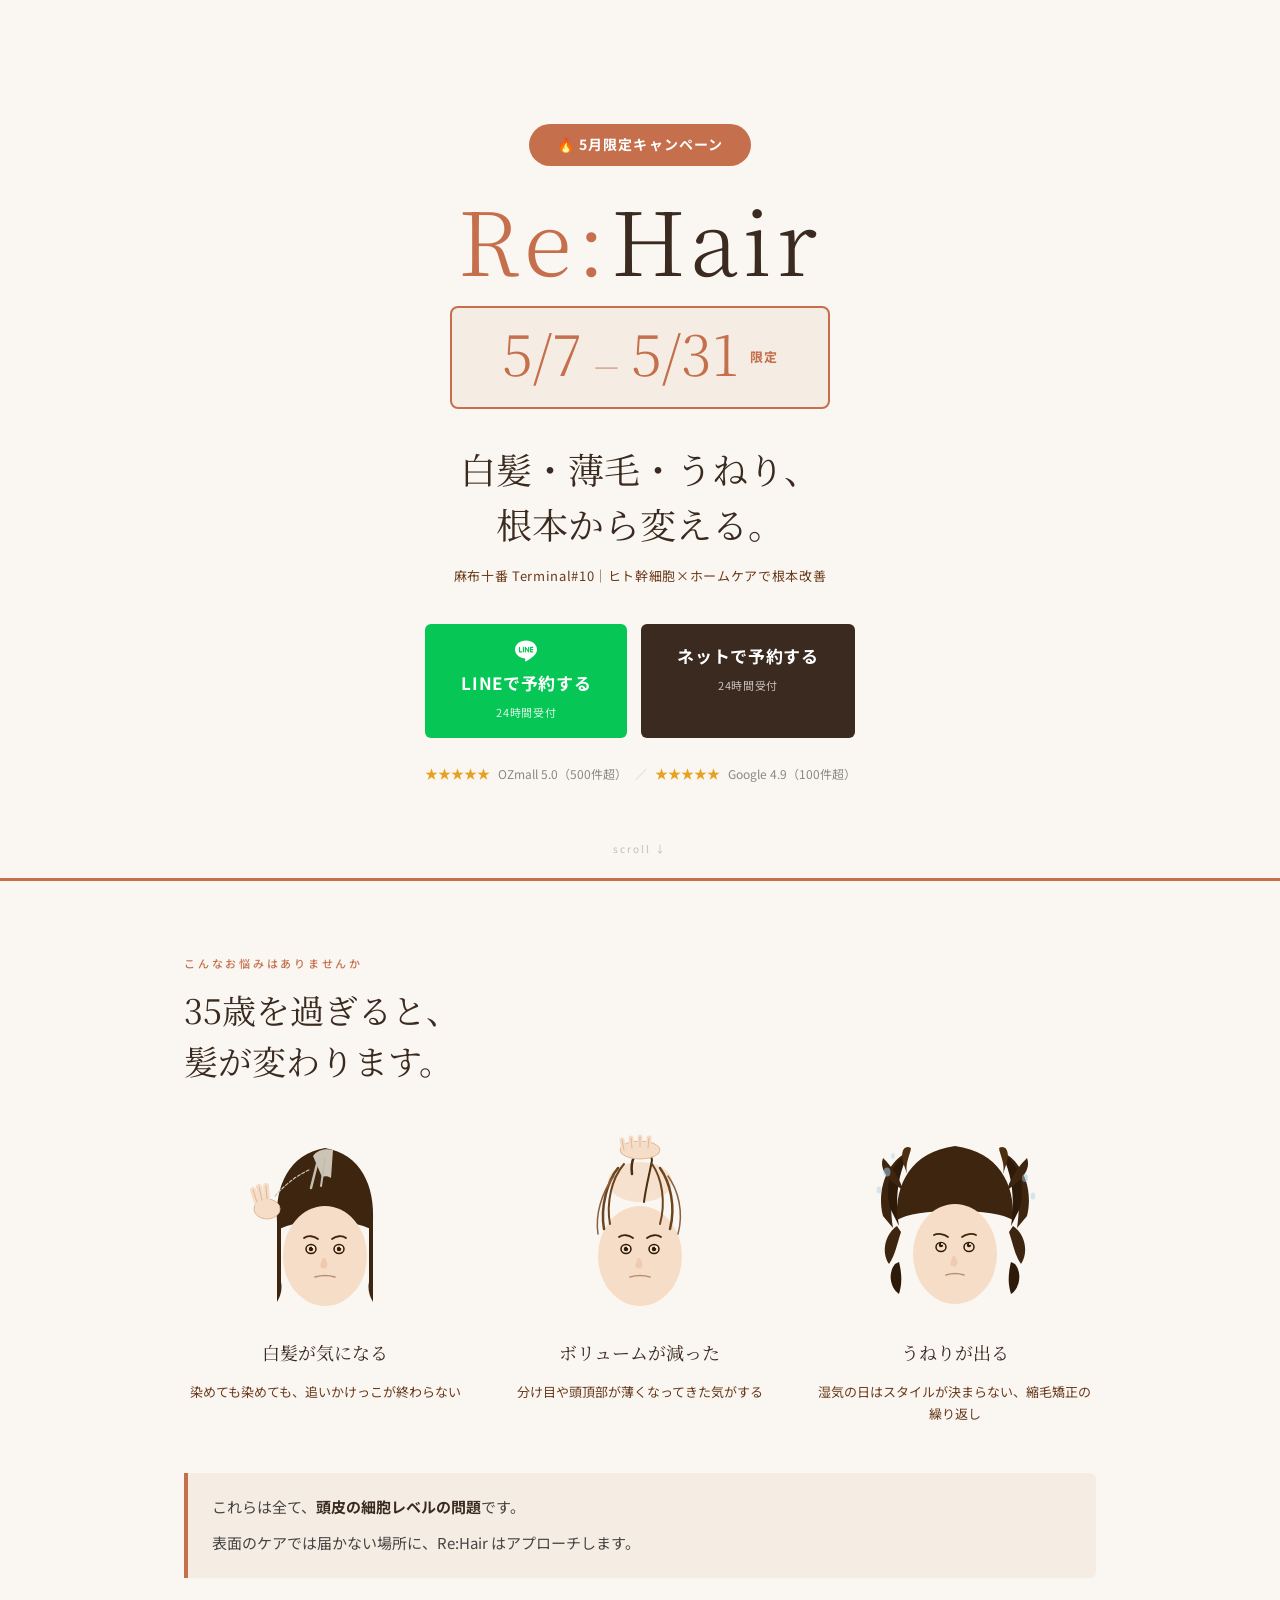
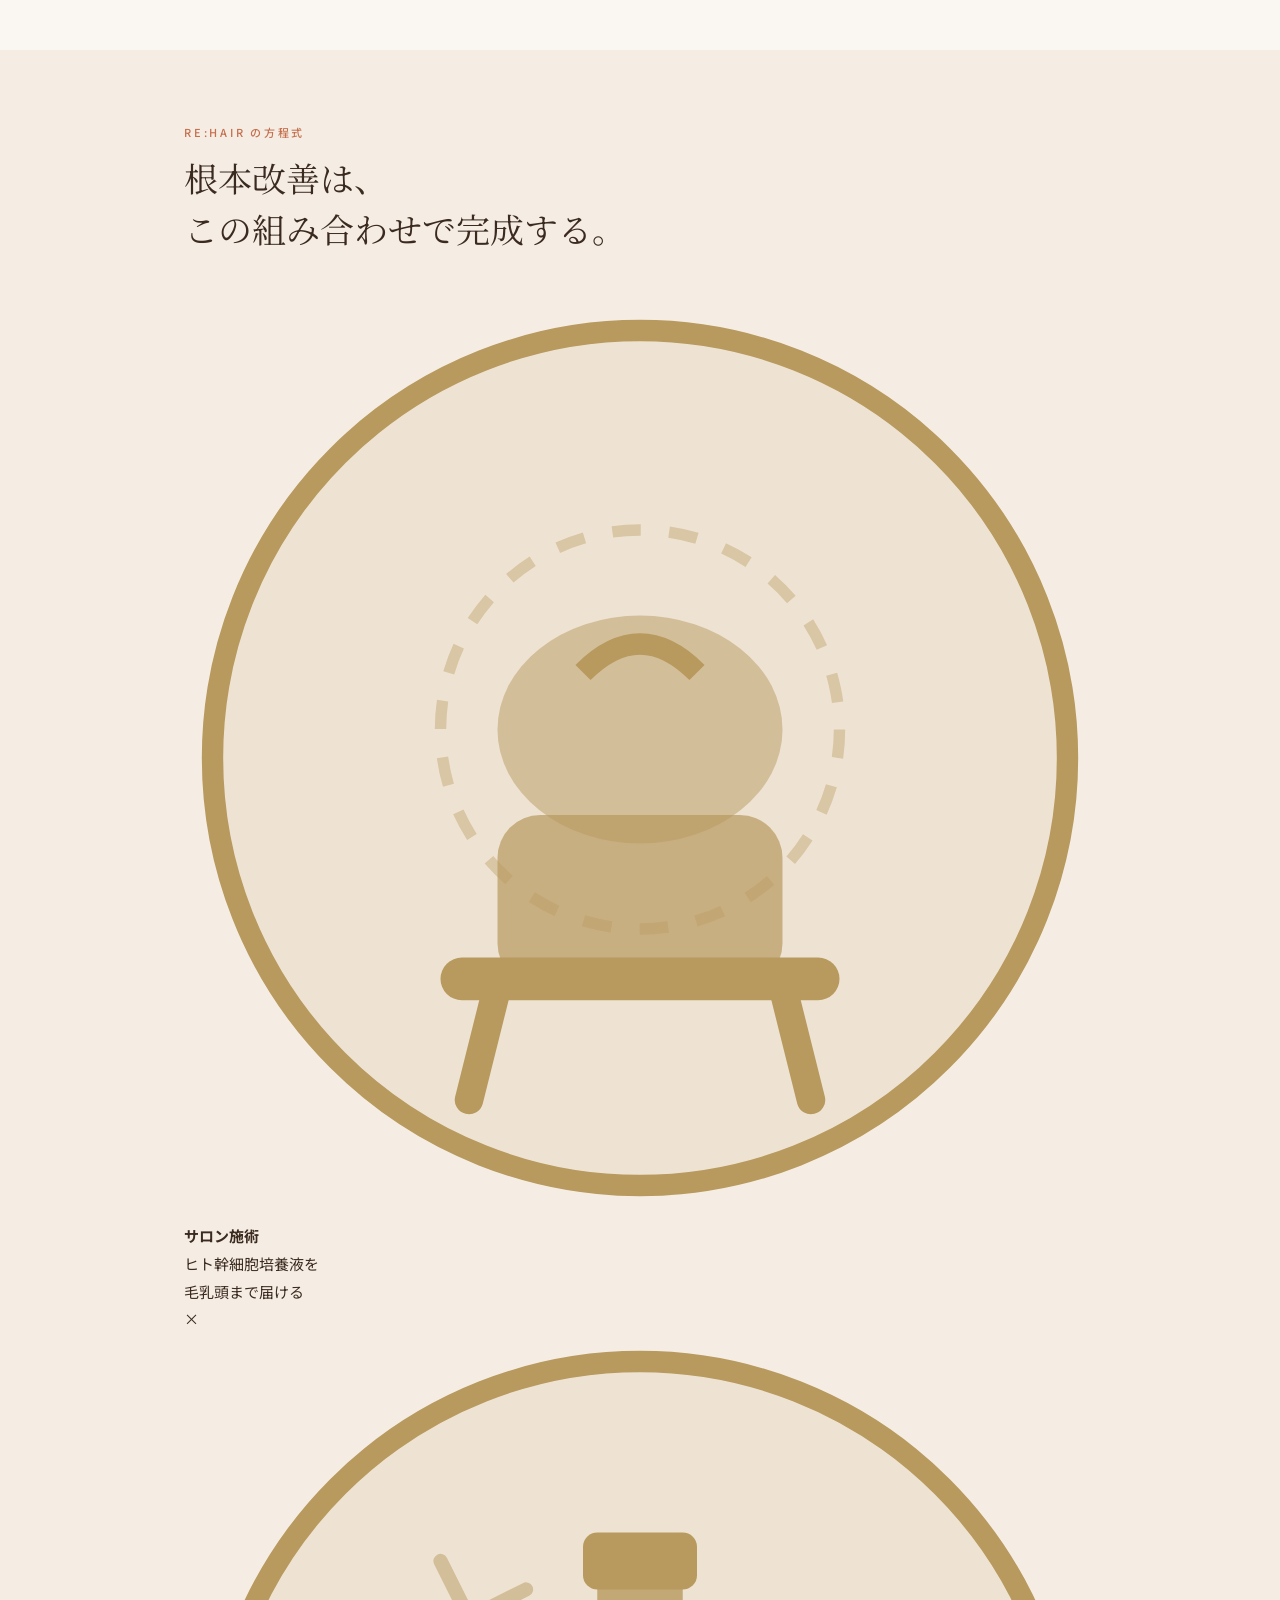
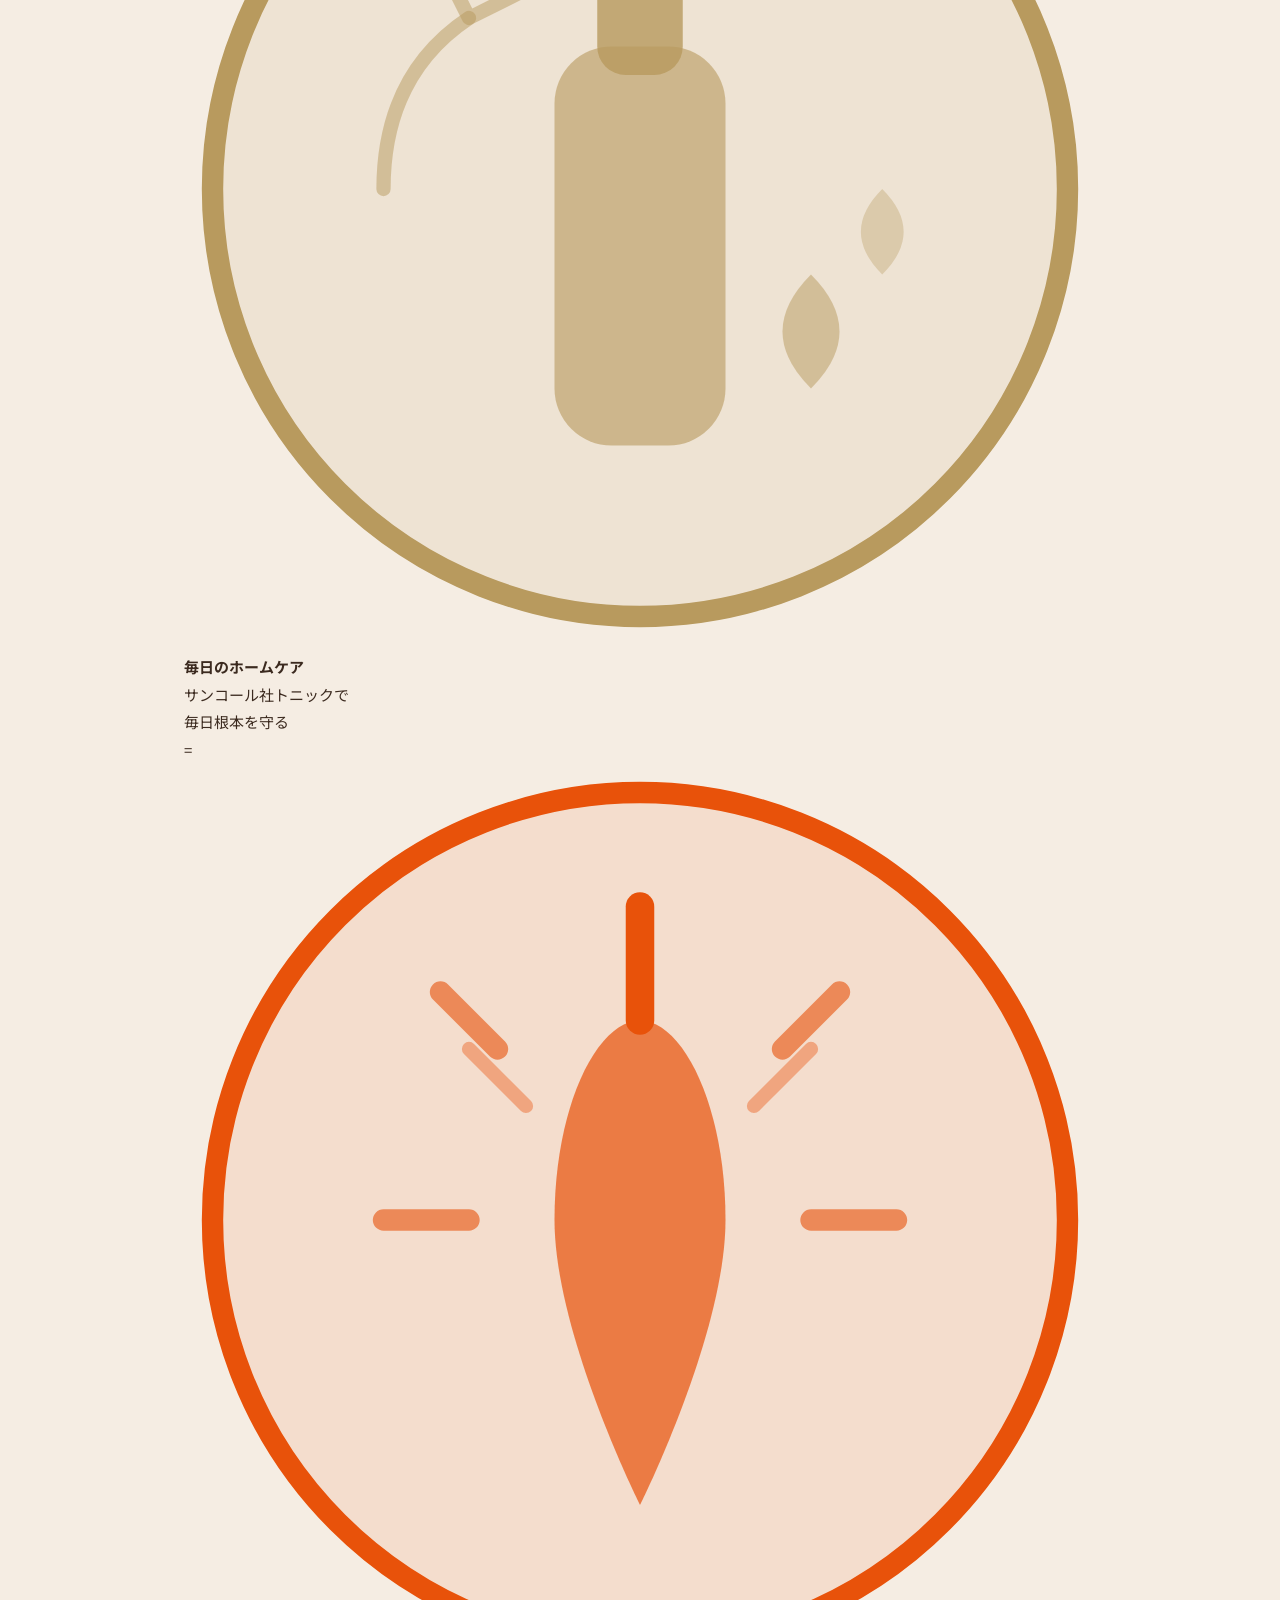
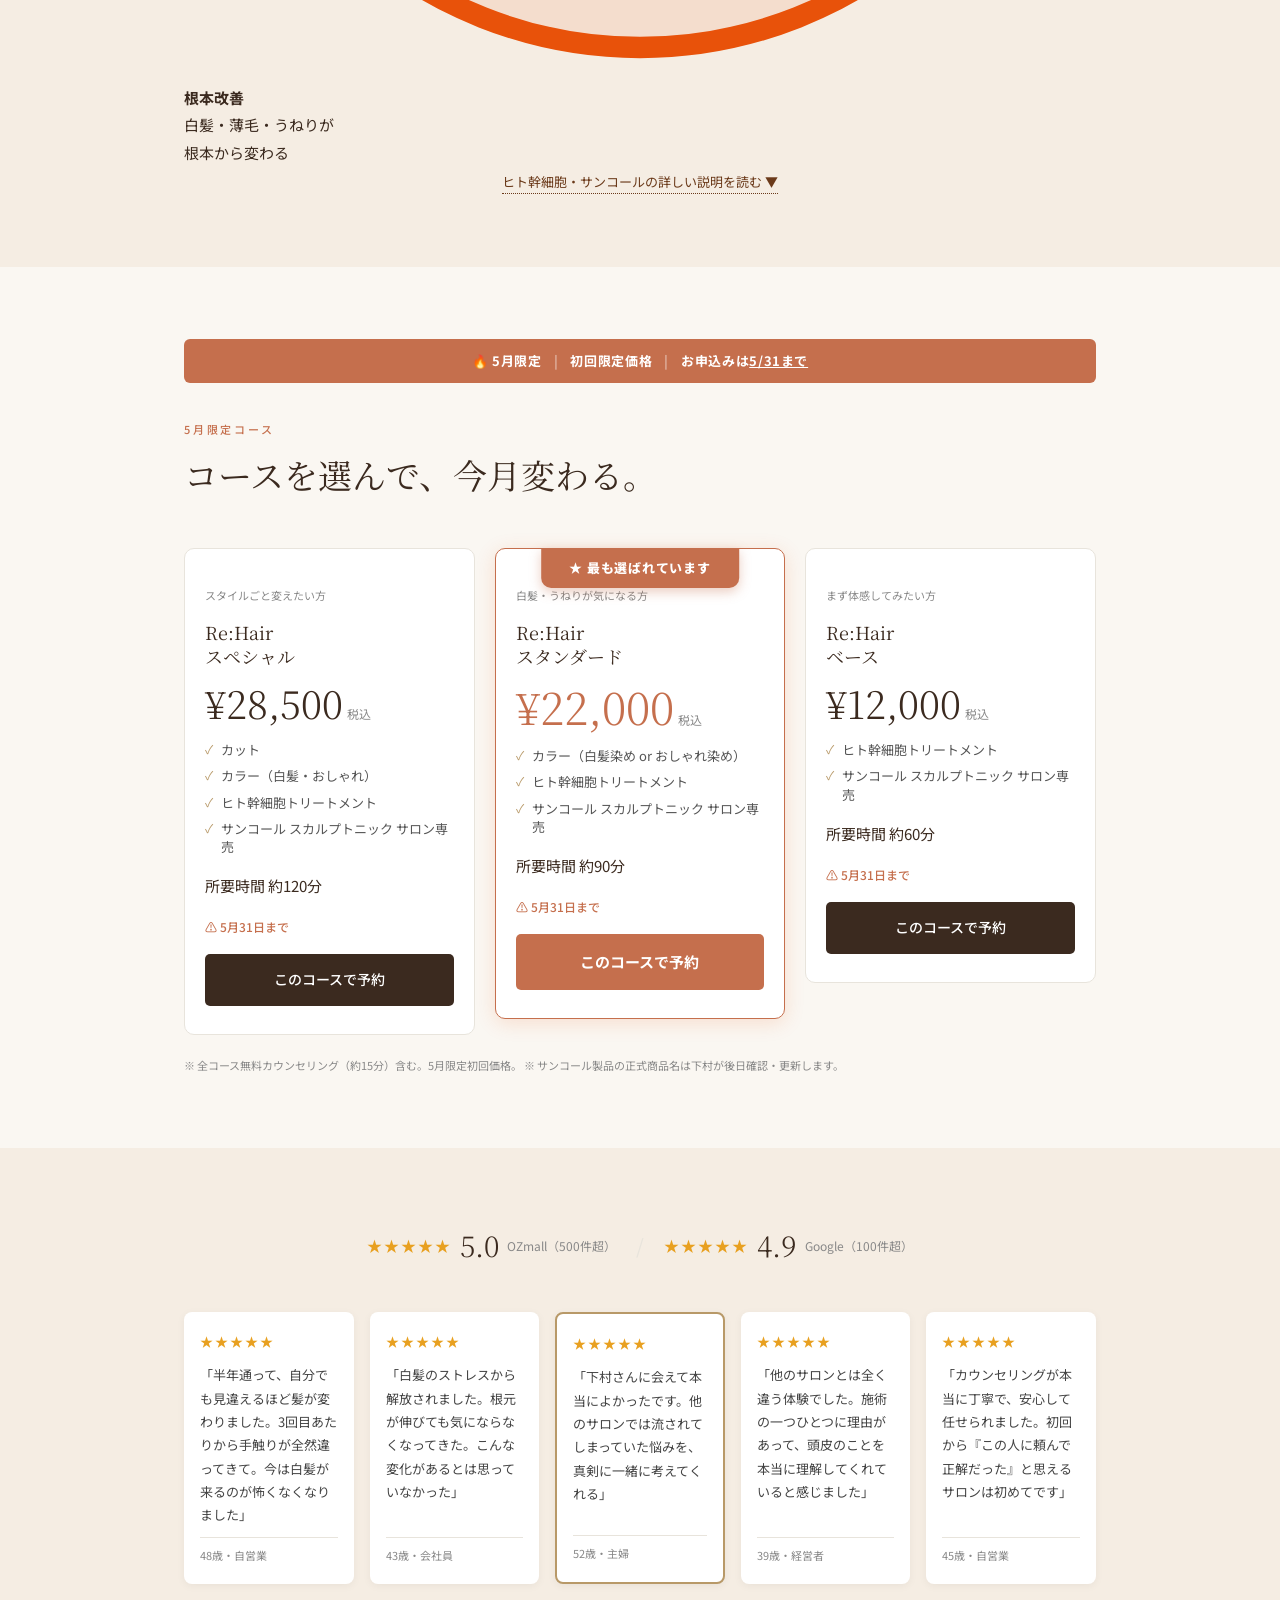
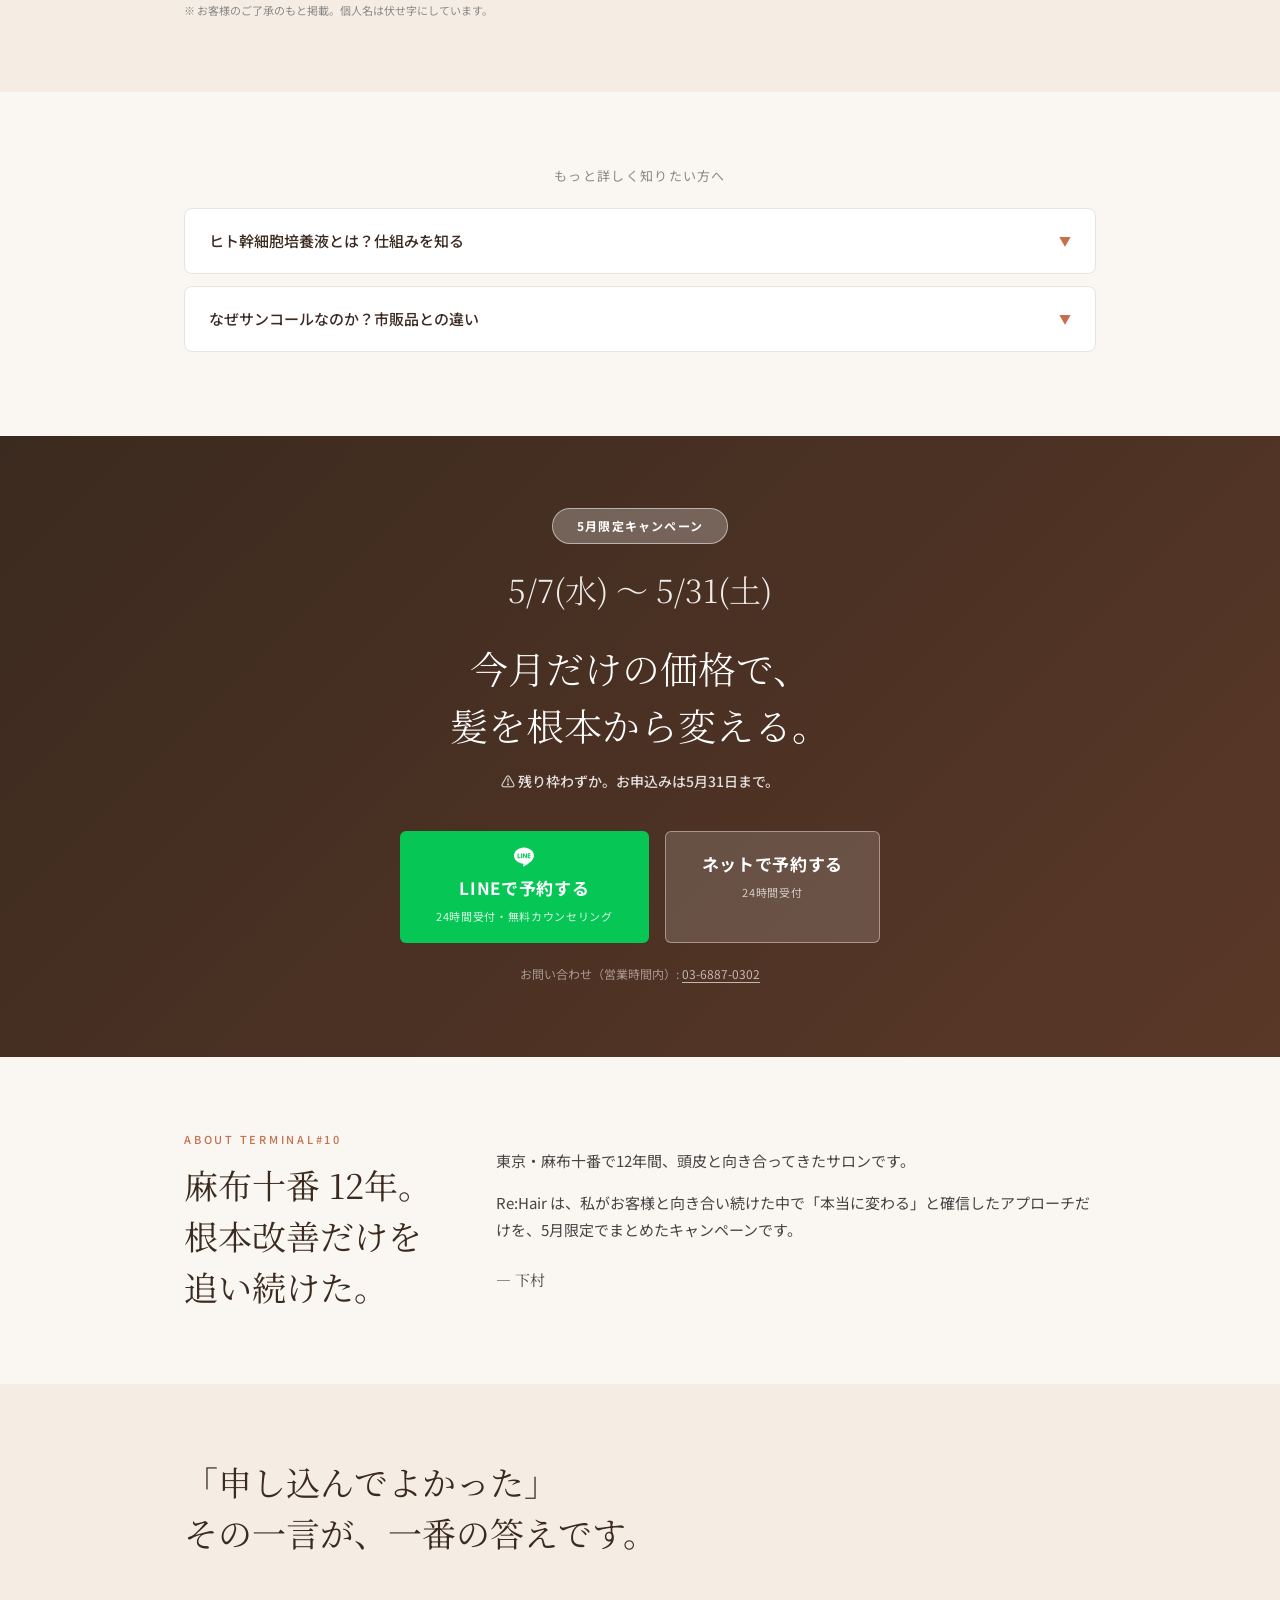
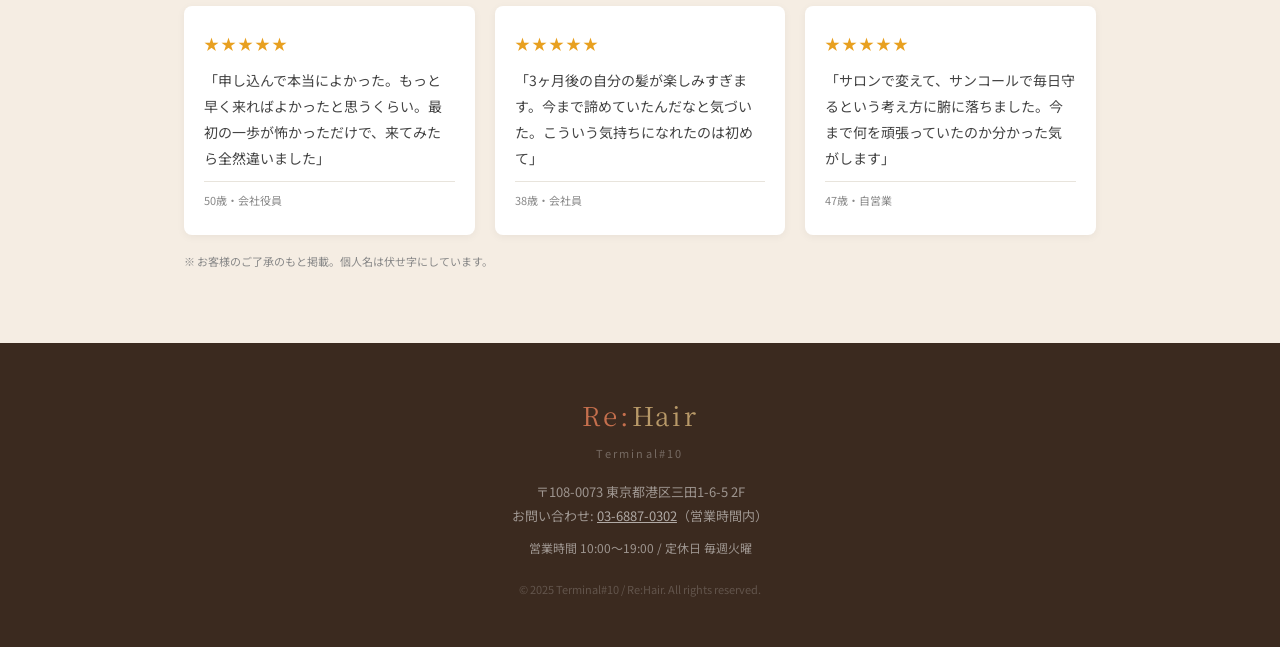
<file: index_v4-backup.html>
<!DOCTYPE html>
<html lang="ja">
<head>
  <meta charset="UTF-8">
  <meta name="viewport" content="width=device-width, initial-scale=1.0">
  <title>Re:Hair | 5月限定キャンペーン｜白髪・薄毛・うねりの根本改善｜麻布十番</title>
  <link rel="stylesheet" href="style.css">
  <link rel="preconnect" href="https://fonts.googleapis.com">
  <link rel="preconnect" href="https://fonts.gstatic.com" crossorigin>
  <link href="https://fonts.googleapis.com/css2?family=Noto+Serif+JP:wght@300;400;600&family=Noto+Sans+JP:wght@300;400;500;700&display=swap" rel="stylesheet">
</head>
<body>

<!-- ============================================================
     1. HERO — キャンペーン特化
============================================================ -->
<section class="hero">
  <div class="hero__badge">🔥 5月限定キャンペーン</div>

  <div class="hero__logo">
    <span class="hero__logo-re">Re:</span>Hair
  </div>

  <div class="hero__period">
    <span class="hero__period-date">5/7</span>
    <span class="hero__period-sep">—</span>
    <span class="hero__period-date">5/31</span>
    <span class="hero__period-only">限定</span>
  </div>

  <h1 class="hero__catch">
    白髪・薄毛・うねり、<br>
    根本から変える。
  </h1>
  <p class="hero__sub">麻布十番 Terminal#10｜ヒト幹細胞×ホームケアで根本改善</p>

  <div class="hero__cta">
    <a href="#" class="btn btn--line-hero">
      <svg width="22" height="22" viewBox="0 0 24 24" fill="white" aria-hidden="true"><path d="M19.365 9.863c.349 0 .63.285.63.631 0 .345-.281.63-.63.63H17.61v1.125h1.755c.349 0 .63.283.63.63 0 .344-.281.629-.63.629h-2.386c-.345 0-.627-.285-.627-.629V8.108c0-.345.282-.63.63-.63h2.386c.346 0 .627.285.627.63 0 .349-.281.63-.63.63H17.61v1.125h1.755zm-3.855 3.016c0 .27-.174.51-.432.596-.064.021-.133.031-.199.031-.211 0-.391-.09-.51-.25l-2.443-3.317v2.94c0 .344-.279.629-.631.629-.346 0-.626-.285-.626-.629V8.108c0-.27.173-.51.43-.595.06-.023.136-.033.194-.033.195 0 .375.104.495.254l2.462 3.33V8.108c0-.345.282-.63.63-.63.345 0 .63.285.63.63v4.771zm-5.741 0c0 .344-.282.629-.631.629-.345 0-.627-.285-.627-.629V8.108c0-.345.282-.63.63-.63.346 0 .628.285.628.63v4.771zm-2.466.629H4.917c-.345 0-.63-.285-.63-.629V8.108c0-.345.285-.63.63-.63.348 0 .63.285.63.63v4.141h1.756c.348 0 .629.283.629.63 0 .344-.281.629-.629.629M24 10.314C24 4.943 18.615.572 12 .572S0 4.943 0 10.314c0 4.811 4.27 8.842 10.035 9.608.391.082.923.258 1.058.59.12.301.079.766.038 1.08l-.164 1.02c-.045.301-.24 1.186 1.049.645 1.291-.539 6.916-4.078 9.436-6.975C23.176 14.393 24 12.458 24 10.314"/></svg>
      LINEで予約する
      <small>24時間受付</small>
    </a>
    <a href="https://globaltouchnewyork.wixsite.com/terminal-1" target="_blank" rel="noopener" class="btn btn--net-hero">
      ネットで予約する
      <small>24時間受付</small>
    </a>
  </div>

  <div class="hero__reviews">
    <span class="stars-sm">★★★★★</span> OZmall 5.0（500件超）
    <span class="hero__reviews-sep">／</span>
    <span class="stars-sm">★★★★★</span> Google 4.9（100件超）
  </div>

  <div class="hero__scroll">scroll ↓</div>
</section>

<!-- ============================================================
     2. WORRY — SVG イラストで悩み可視化
============================================================ -->
<section class="worry section">
  <div class="container">
    <p class="section__eyebrow">こんなお悩みはありませんか</p>
    <h2 class="section__title">35歳を過ぎると、<br>髪が変わります。</h2>

    <div class="worry__grid">

      <!-- 白髪 -->
      <div class="worry__item">
        <div class="worry__illust">
          <svg viewBox="0 0 160 190" fill="none" xmlns="http://www.w3.org/2000/svg" aria-label="白髪を気にする女性のイラスト">
            <!-- 髪（暗い茶色） -->
            <path d="M32 88 C30 52 44 20 80 14 C116 20 130 52 128 88 L128 96 C116 90 100 87 80 87 C60 87 44 90 32 96Z" fill="#3d2510"/>
            <!-- 白髪・グレーの根元（分け目付近） -->
            <path d="M68 22 C72 16 80 14 88 16 L86 44 C83 42 80 42 77 43Z" fill="#ccc5b5"/>
            <line x1="72" y1="30" x2="66" y2="54" stroke="#c4bdb0" stroke-width="2.5" stroke-linecap="round"/>
            <line x1="80" y1="25" x2="76" y2="52" stroke="#c4bdb0" stroke-width="2" stroke-linecap="round"/>
            <!-- 髪・サイド -->
            <path d="M32 92 L32 168 Q38 158 36 148 L36 92Z" fill="#3d2510"/>
            <path d="M128 92 L128 168 Q122 158 124 148 L124 92Z" fill="#3d2510"/>
            <!-- 顔 -->
            <ellipse cx="80" cy="122" rx="42" ry="50" fill="#f5ddc8"/>
            <!-- 目 -->
            <ellipse cx="66" cy="115" rx="5" ry="4.5" fill="none" stroke="#2e1a08" stroke-width="1.5"/>
            <circle cx="66" cy="115" r="2.2" fill="#2e1a08"/>
            <circle cx="68" cy="113" r="1" fill="white"/>
            <ellipse cx="94" cy="115" rx="5" ry="4.5" fill="none" stroke="#2e1a08" stroke-width="1.5"/>
            <circle cx="94" cy="115" r="2.2" fill="#2e1a08"/>
            <circle cx="96" cy="113" r="1" fill="white"/>
            <!-- 眉（少し寄っている） -->
            <path d="M59 104 C63 101 69 102 73 105" stroke="#3d2510" stroke-width="1.8" stroke-linecap="round" fill="none"/>
            <path d="M87 105 C91 102 97 101 101 104" stroke="#3d2510" stroke-width="1.8" stroke-linecap="round" fill="none"/>
            <!-- 鼻 -->
            <path d="M78 124 C76 129 74 133 77 134 C80 135 83 134 81 133 C84 132 82 128 80 124" fill="#eba888" opacity="0.4"/>
            <!-- 口（少し下向き） -->
            <path d="M70 143 Q80 140 90 143" stroke="#b89070" stroke-width="1.5" fill="none" stroke-linecap="round"/>
            <!-- 髪に触れる手（左から） -->
            <ellipse cx="22" cy="75" rx="13" ry="10" fill="#f5ddc8" stroke="#e0b898" stroke-width="1"/>
            <path d="M12 68 L8 56" stroke="#f5ddc8" stroke-width="6" stroke-linecap="round"/>
            <path d="M17 66 L14 53" stroke="#f5ddc8" stroke-width="6" stroke-linecap="round"/>
            <path d="M22 65 L21 52" stroke="#f5ddc8" stroke-width="6" stroke-linecap="round"/>
            <path d="M12 68 L8 56" stroke="#e0b898" stroke-width="1" stroke-linecap="round"/>
            <path d="M17 66 L14 53" stroke="#e0b898" stroke-width="1" stroke-linecap="round"/>
            <path d="M22 65 L21 52" stroke="#e0b898" stroke-width="1" stroke-linecap="round"/>
            <!-- グレー部への点線 -->
            <path d="M30 62 Q46 44 64 36" stroke="#ccc5b5" stroke-width="1.2" stroke-dasharray="3 2" stroke-linecap="round"/>
          </svg>
        </div>
        <p class="worry__label">白髪が気になる</p>
        <p class="worry__desc">染めても染めても、追いかけっこが終わらない</p>
      </div>

      <!-- 薄毛 -->
      <div class="worry__item">
        <div class="worry__illust">
          <svg viewBox="0 0 160 190" fill="none" xmlns="http://www.w3.org/2000/svg" aria-label="薄毛を気にする女性のイラスト">
            <!-- 顔 -->
            <ellipse cx="80" cy="122" rx="42" ry="50" fill="#f5ddc8"/>
            <!-- 頭皮（薄い毛の隙間から見える） -->
            <ellipse cx="80" cy="48" rx="32" ry="20" fill="#f5ddc8" opacity="0.85"/>
            <!-- 薄い毛束（左） -->
            <path d="M44 95 C40 72 48 46 58 34" stroke="#6b4520" stroke-width="2.5" fill="none" stroke-linecap="round"/>
            <path d="M50 90 C46 68 52 44 64 30" stroke="#6b4520" stroke-width="2" fill="none" stroke-linecap="round"/>
            <path d="M38 100 C35 80 42 58 54 42" stroke="#8b6040" stroke-width="1.5" fill="none" stroke-linecap="round"/>
            <!-- 薄い毛束（中央） -->
            <path d="M72 40 C70 26 76 18 80 16" stroke="#4d2e10" stroke-width="2.5" fill="none" stroke-linecap="round"/>
            <path d="M80 16 C84 14 90 16 92 26 C90 38 86 52 84 68" stroke="#4d2e10" stroke-width="2" fill="none" stroke-linecap="round"/>
            <!-- 薄い毛束（右） -->
            <path d="M100 90 C106 68 102 44 92 30" stroke="#6b4520" stroke-width="2" fill="none" stroke-linecap="round"/>
            <path d="M110 95 C116 72 110 48 100 34" stroke="#6b4520" stroke-width="2.5" fill="none" stroke-linecap="round"/>
            <path d="M118 100 C124 78 118 56 108 42" stroke="#8b6040" stroke-width="1.5" fill="none" stroke-linecap="round"/>
            <!-- 目 -->
            <ellipse cx="66" cy="115" rx="5" ry="4.5" fill="none" stroke="#2e1a08" stroke-width="1.5"/>
            <circle cx="66" cy="115" r="2.2" fill="#2e1a08"/>
            <circle cx="68" cy="113" r="1" fill="white"/>
            <ellipse cx="94" cy="115" rx="5" ry="4.5" fill="none" stroke="#2e1a08" stroke-width="1.5"/>
            <circle cx="94" cy="115" r="2.2" fill="#2e1a08"/>
            <circle cx="96" cy="113" r="1" fill="white"/>
            <!-- 眉（心配そう） -->
            <path d="M59 103 C63 100 69 101 73 104" stroke="#3d2510" stroke-width="1.8" stroke-linecap="round" fill="none"/>
            <path d="M87 104 C91 101 97 100 101 103" stroke="#3d2510" stroke-width="1.8" stroke-linecap="round" fill="none"/>
            <!-- 鼻 -->
            <path d="M78 124 C76 129 74 133 77 134 C80 135 83 134 81 133 C84 132 82 128 80 124" fill="#eba888" opacity="0.35"/>
            <!-- 口 -->
            <path d="M70 143 Q80 140 90 143" stroke="#b89070" stroke-width="1.5" fill="none" stroke-linecap="round"/>
            <!-- 頭上の手 -->
            <ellipse cx="80" cy="16" rx="20" ry="9" fill="#f5ddc8" stroke="#e0b898" stroke-width="1"/>
            <path d="M64 16 L62 6" stroke="#f5ddc8" stroke-width="5" stroke-linecap="round"/>
            <path d="M72 14 L71 4" stroke="#f5ddc8" stroke-width="5" stroke-linecap="round"/>
            <path d="M80 13 L80 3" stroke="#f5ddc8" stroke-width="5" stroke-linecap="round"/>
            <path d="M88 14 L89 4" stroke="#f5ddc8" stroke-width="5" stroke-linecap="round"/>
            <path d="M64 16 L62 6" stroke="#e0b898" stroke-width="1" stroke-linecap="round"/>
            <path d="M72 14 L71 4" stroke="#e0b898" stroke-width="1" stroke-linecap="round"/>
            <path d="M80 13 L80 3" stroke="#e0b898" stroke-width="1" stroke-linecap="round"/>
            <path d="M88 14 L89 4" stroke="#e0b898" stroke-width="1" stroke-linecap="round"/>
          </svg>
        </div>
        <p class="worry__label">ボリュームが減った</p>
        <p class="worry__desc">分け目や頭頂部が薄くなってきた気がする</p>
      </div>

      <!-- うねり -->
      <div class="worry__item">
        <div class="worry__illust">
          <svg viewBox="0 0 160 190" fill="none" xmlns="http://www.w3.org/2000/svg" aria-label="うねりを気にする女性のイラスト">
            <!-- 広がる髪（左側） -->
            <path d="M8 82 C2 58 10 30 32 18 C16 38 14 68 18 94Z" fill="#3d2510"/>
            <path d="M16 76 C8 52 16 28 36 16 C22 38 20 66 24 92Z" fill="#2e1a08"/>
            <!-- 髪・メイン（上部） -->
            <path d="M22 86 C20 50 36 18 80 12 C124 18 140 50 138 86 C128 80 108 77 80 77 C52 77 32 80 22 86Z" fill="#3d2510"/>
            <!-- 広がる髪（右側） -->
            <path d="M152 82 C158 58 150 30 128 18 C144 38 146 68 142 94Z" fill="#3d2510"/>
            <path d="M144 76 C152 52 144 28 124 16 C138 38 140 66 136 92Z" fill="#2e1a08"/>
            <!-- うねりのはみ出し（左上） -->
            <path d="M22 52 C12 44 4 34 8 24 C16 32 24 42 28 56Z" fill="#3d2510"/>
            <path d="M30 34 C24 20 28 10 36 14 C34 24 30 30 32 40Z" fill="#4d2e10"/>
            <!-- うねりのはみ出し（右上） -->
            <path d="M138 52 C148 44 156 34 152 24 C144 32 136 42 132 56Z" fill="#3d2510"/>
            <path d="M130 34 C136 20 132 10 124 14 C126 24 130 30 128 40Z" fill="#4d2e10"/>
            <!-- 毛先のうねり（左） -->
            <path d="M22 92 C10 100 6 118 14 130 C20 122 22 110 26 98Z" fill="#3d2510"/>
            <path d="M20 130 C12 140 16 155 24 160 C28 148 26 136 24 128Z" fill="#2e1a08"/>
            <!-- 毛先のうねり（右） -->
            <path d="M138 92 C150 100 154 118 146 130 C140 122 138 110 134 98Z" fill="#3d2510"/>
            <path d="M140 130 C148 140 144 155 136 160 C132 148 134 136 136 128Z" fill="#2e1a08"/>
            <!-- 顔 -->
            <ellipse cx="80" cy="120" rx="42" ry="50" fill="#f5ddc8"/>
            <!-- 目（少し上を向いている=うんざり） -->
            <ellipse cx="66" cy="113" rx="5" ry="4.5" fill="none" stroke="#2e1a08" stroke-width="1.5"/>
            <circle cx="66" cy="111" r="2.2" fill="#2e1a08"/>
            <circle cx="67" cy="110" r="1" fill="white"/>
            <ellipse cx="94" cy="113" rx="5" ry="4.5" fill="none" stroke="#2e1a08" stroke-width="1.5"/>
            <circle cx="94" cy="111" r="2.2" fill="#2e1a08"/>
            <circle cx="95" cy="110" r="1" fill="white"/>
            <!-- 眉（困り気味） -->
            <path d="M59 101 C63 99 69 100 73 103" stroke="#3d2510" stroke-width="1.8" stroke-linecap="round" fill="none"/>
            <path d="M87 103 C91 100 97 99 101 101" stroke="#3d2510" stroke-width="1.8" stroke-linecap="round" fill="none"/>
            <!-- 鼻 -->
            <path d="M78 122 C76 127 74 131 77 132 C80 133 83 132 81 131 C84 130 82 126 80 122" fill="#eba888" opacity="0.35"/>
            <!-- 口（うんざり感） -->
            <path d="M71 141 Q80 138 89 141" stroke="#b89070" stroke-width="1.5" fill="none" stroke-linecap="round"/>
            <!-- 湿気の水滴 -->
            <ellipse cx="12" cy="38" rx="3.5" ry="4.5" fill="#a0c8e0" opacity="0.55"/>
            <ellipse cx="150" cy="44" rx="3" ry="4" fill="#a0c8e0" opacity="0.5"/>
            <ellipse cx="4" cy="56" rx="2.5" ry="3.5" fill="#a0c8e0" opacity="0.4"/>
            <ellipse cx="158" cy="62" rx="2.5" ry="3.5" fill="#a0c8e0" opacity="0.4"/>
            <ellipse cx="18" cy="22" rx="2" ry="3" fill="#a0c8e0" opacity="0.35"/>
          </svg>
        </div>
        <p class="worry__label">うねりが出る</p>
        <p class="worry__desc">湿気の日はスタイルが決まらない、縮毛矯正の繰り返し</p>
      </div>

    </div>

    <div class="worry__cause">
      <p>これらは全て、<strong>頭皮の細胞レベルの問題</strong>です。</p>
      <p>表面のケアでは届かない場所に、Re:Hair はアプローチします。</p>
    </div>
  </div>
</section>

<!-- ============================================================
     3. SOLUTION — 方程式図解
============================================================ -->
<section class="solution section section--warm">
  <div class="container">
    <p class="section__eyebrow">Re:Hair の方程式</p>
    <h2 class="section__title">根本改善は、<br>この組み合わせで完成する。</h2>

    <div class="equation">
      <div class="equation__item">
        <div class="equation__icon">
          <svg viewBox="0 0 64 64" fill="none" xmlns="http://www.w3.org/2000/svg">
            <circle cx="32" cy="32" r="30" fill="rgba(184,154,94,0.12)" stroke="#b89a5e" stroke-width="1.5"/>
            <!-- サロンチェア的アイコン -->
            <rect x="22" y="36" width="20" height="12" rx="3" fill="#b89a5e" opacity="0.7"/>
            <rect x="18" y="46" width="28" height="3" rx="1.5" fill="#b89a5e"/>
            <path d="M22 48 L20 56 M42 48 L44 56" stroke="#b89a5e" stroke-width="2" stroke-linecap="round"/>
            <ellipse cx="32" cy="30" rx="10" ry="8" fill="#b89a5e" opacity="0.5"/>
            <path d="M28 26 Q32 22 36 26" stroke="#b89a5e" stroke-width="1.5" fill="none"/>
            <!-- 幹細胞の波紋 -->
            <circle cx="32" cy="30" r="14" stroke="#b89a5e" stroke-width="0.8" opacity="0.4" stroke-dasharray="2 2"/>
          </svg>
        </div>
        <strong>サロン施術</strong>
        <p>ヒト幹細胞培養液を<br>毛乳頭まで届ける</p>
      </div>

      <div class="equation__op">×</div>

      <div class="equation__item">
        <div class="equation__icon">
          <svg viewBox="0 0 64 64" fill="none" xmlns="http://www.w3.org/2000/svg">
            <circle cx="32" cy="32" r="30" fill="rgba(184,154,94,0.12)" stroke="#b89a5e" stroke-width="1.5"/>
            <!-- ボトルアイコン -->
            <rect x="26" y="22" width="12" height="28" rx="4" fill="#b89a5e" opacity="0.6"/>
            <rect x="29" y="16" width="6" height="8" rx="2" fill="#b89a5e" opacity="0.8"/>
            <rect x="28" y="14" width="8" height="4" rx="1" fill="#b89a5e"/>
            <!-- 液体の滴 -->
            <path d="M44 38 Q48 42 44 46 Q40 42 44 38Z" fill="#b89a5e" opacity="0.5"/>
            <path d="M49 32 Q52 35 49 38 Q46 35 49 32Z" fill="#b89a5e" opacity="0.35"/>
            <!-- 毎日のサイクル -->
            <path d="M14 32 Q14 24 20 20" stroke="#b89a5e" stroke-width="1" stroke-linecap="round" opacity="0.5"/>
            <path d="M20 20 L18 16 M20 20 L24 18" stroke="#b89a5e" stroke-width="1" stroke-linecap="round" opacity="0.5"/>
          </svg>
        </div>
        <strong>毎日のホームケア</strong>
        <p>サンコール社トニックで<br>毎日根本を守る</p>
      </div>

      <div class="equation__op">=</div>

      <div class="equation__item equation__item--result">
        <div class="equation__icon equation__icon--result">
          <svg viewBox="0 0 64 64" fill="none" xmlns="http://www.w3.org/2000/svg">
            <circle cx="32" cy="32" r="30" fill="rgba(232,82,10,0.1)" stroke="#e8520a" stroke-width="1.5"/>
            <!-- 輝く髪 -->
            <path d="M32 52 C32 52 26 40 26 32 C26 24 29 18 32 18 C35 18 38 24 38 32 C38 40 32 52 32 52Z" fill="#e8520a" opacity="0.7"/>
            <path d="M32 18 L32 10" stroke="#e8520a" stroke-width="2" stroke-linecap="round"/>
            <!-- 輝き -->
            <path d="M22 20 L18 16 M42 20 L46 16 M20 32 L14 32 M44 32 L50 32" stroke="#e8520a" stroke-width="1.5" stroke-linecap="round" opacity="0.6"/>
            <path d="M24 24 L20 20 M40 24 L44 20" stroke="#e8520a" stroke-width="1" stroke-linecap="round" opacity="0.4"/>
          </svg>
        </div>
        <strong>根本改善</strong>
        <p>白髪・薄毛・うねりが<br>根本から変わる</p>
      </div>
    </div>

    <p class="solution__note">
      <a href="#details" class="solution__detail-link">ヒト幹細胞・サンコールの詳しい説明を読む ▼</a>
    </p>
  </div>
</section>

<!-- ============================================================
     4. COURSES — 早期提示・価格大きく
============================================================ -->
<section class="courses section" id="courses">
  <div class="container">
    <div class="courses__banner">
      <span>🔥 5月限定</span>
      <span class="courses__banner-sep">|</span>
      <span>初回限定価格</span>
      <span class="courses__banner-sep">|</span>
      <span>お申込みは<strong>5/31まで</strong></span>
    </div>

    <p class="section__eyebrow">5月限定コース</p>
    <h2 class="section__title">コースを選んで、今月変わる。</h2>

    <div class="courses__grid">

      <!-- スペシャル（松） -->
      <div class="course">
        <p class="course__for">スタイルごと変えたい方</p>
        <h3 class="course__name">Re:Hair<br>スペシャル</h3>
        <div class="course__price-wrap">
          <div class="course__price">¥28,500</div>
          <span class="course__tax">税込</span>
        </div>
        <ul class="course__items">
          <li>カット</li>
          <li>カラー（白髪・おしゃれ）</li>
          <li>ヒト幹細胞トリートメント</li>
          <li class="course__items--tonic">
            サンコール スカルプトニック
            <span class="tonic-tag">サロン専売</span>
          </li>
        </ul>
        <p class="course__time">所要時間 約120分</p>
        <p class="course__cta-urgency">⚠ 5月31日まで</p>
        <a href="#reserve" class="btn btn--course">このコースで予約</a>
      </div>

      <!-- スタンダード（竹・推奨） -->
      <div class="course course--featured">
        <div class="course__ribbon">★ 最も選ばれています</div>
        <p class="course__for">白髪・うねりが気になる方</p>
        <h3 class="course__name">Re:Hair<br>スタンダード</h3>
        <div class="course__price-wrap">
          <div class="course__price course__price--featured">¥22,000</div>
          <span class="course__tax">税込</span>
        </div>
        <ul class="course__items">
          <li>カラー（白髪染め or おしゃれ染め）</li>
          <li>ヒト幹細胞トリートメント</li>
          <li class="course__items--tonic">
            サンコール スカルプトニック
            <span class="tonic-tag">サロン専売</span>
          </li>
        </ul>
        <p class="course__time">所要時間 約90分</p>
        <p class="course__cta-urgency">⚠ 5月31日まで</p>
        <a href="#reserve" class="btn btn--course-featured">このコースで予約</a>
      </div>

      <!-- ベース（梅） -->
      <div class="course">
        <p class="course__for">まず体感してみたい方</p>
        <h3 class="course__name">Re:Hair<br>ベース</h3>
        <div class="course__price-wrap">
          <div class="course__price">¥12,000</div>
          <span class="course__tax">税込</span>
        </div>
        <ul class="course__items">
          <li>ヒト幹細胞トリートメント</li>
          <li class="course__items--tonic">
            サンコール スカルプトニック
            <span class="tonic-tag">サロン専売</span>
          </li>
        </ul>
        <p class="course__time">所要時間 約60分</p>
        <p class="course__cta-urgency">⚠ 5月31日まで</p>
        <a href="#reserve" class="btn btn--course">このコースで予約</a>
      </div>

    </div>

    <p class="courses__note">
      ※ 全コース無料カウンセリング（約15分）含む。5月限定初回価格。
      ※ サンコール製品の正式商品名は下村が後日確認・更新します。
    </p>
  </div>
</section>

<!-- ============================================================
     5. REVIEWS — お客様の声（5件）
============================================================ -->
<section class="reviews section section--warm">
  <div class="container">
    <div class="reviews__scores">
      <div class="reviews__score-block">
        <span class="stars">★★★★★</span>
        <span class="reviews__score-num">5.0</span>
        <span class="reviews__score-label">OZmall（500件超）</span>
      </div>
      <div class="reviews__score-sep">/</div>
      <div class="reviews__score-block">
        <span class="stars">★★★★★</span>
        <span class="reviews__score-num">4.9</span>
        <span class="reviews__score-label">Google（100件超）</span>
      </div>
    </div>

    <div class="reviews__grid">
      <div class="review-card">
        <div class="stars">★★★★★</div>
        <p>「半年通って、自分でも見違えるほど髪が変わりました。3回目あたりから手触りが全然違ってきて。今は白髪が来るのが怖くなくなりました」</p>
        <span class="review-card__meta">48歳・自営業</span>
      </div>
      <div class="review-card">
        <div class="stars">★★★★★</div>
        <p>「白髪のストレスから解放されました。根元が伸びても気にならなくなってきた。こんな変化があるとは思っていなかった」</p>
        <span class="review-card__meta">43歳・会社員</span>
      </div>
      <div class="review-card review-card--accent">
        <div class="stars">★★★★★</div>
        <p>「下村さんに会えて本当によかったです。他のサロンでは流されてしまっていた悩みを、真剣に一緒に考えてくれる」</p>
        <span class="review-card__meta">52歳・主婦</span>
      </div>
      <div class="review-card">
        <div class="stars">★★★★★</div>
        <p>「他のサロンとは全く違う体験でした。施術の一つひとつに理由があって、頭皮のことを本当に理解してくれていると感じました」</p>
        <span class="review-card__meta">39歳・経営者</span>
      </div>
      <div class="review-card">
        <div class="stars">★★★★★</div>
        <p>「カウンセリングが本当に丁寧で、安心して任せられました。初回から『この人に頼んで正解だった』と思えるサロンは初めてです」</p>
        <span class="review-card__meta">45歳・自営業</span>
      </div>
    </div>
    <p class="reviews__note">※ お客様のご了承のもと掲載。個人名は伏せ字にしています。</p>
  </div>
</section>

<!-- ============================================================
     6. DETAILS — 折りたたみ詳細
============================================================ -->
<section class="details-section section" id="details">
  <div class="container">
    <p class="details-section__lead">もっと詳しく知りたい方へ</p>

    <details class="detail-card">
      <summary class="detail-card__trigger">
        <span>ヒト幹細胞培養液とは？仕組みを知る</span>
        <span class="detail-card__arrow">▼</span>
      </summary>
      <div class="detail-card__body">
        <p>ヒト幹細胞の培養液には、細胞の修復・再生を促す<strong>サイトカインや成長因子</strong>が豊富に含まれています。これを頭皮から浸透させることで、毛乳頭細胞・毛母細胞に直接働きかけます。</p>
        <div class="detail-diagram">
          <div class="detail-diagram__layer detail-diagram__layer--surface">
            <span>毛幹（見えている髪）</span><span class="detail-tag">シャンプー・トリートメント</span>
          </div>
          <div class="detail-diagram__arrow">↓</div>
          <div class="detail-diagram__layer detail-diagram__layer--mid">
            <span>毛根・毛球部</span><span class="detail-tag">一般的なヘアケア</span>
          </div>
          <div class="detail-diagram__arrow detail-diagram__arrow--gold">↓ Re:Hair はここまで届く</div>
          <div class="detail-diagram__layer detail-diagram__layer--deep">
            <span><strong>毛乳頭細胞・毛母細胞</strong><br><small>Re:Hair ターゲット領域</small></span>
          </div>
        </div>
        <div class="detail-effects">
          <div class="detail-effect"><span class="detail-effect__dot"></span><div><strong>白髪：</strong>メラノサイトへの働きかけで、色素細胞をサポート</div></div>
          <div class="detail-effect"><span class="detail-effect__dot"></span><div><strong>薄毛：</strong>毛母細胞の分裂促進・毛周期の正常化</div></div>
          <div class="detail-effect"><span class="detail-effect__dot"></span><div><strong>うねり：</strong>毛根のゆがみ補正・均一な細胞分裂をサポート</div></div>
        </div>
        <p class="detail-note">※効果には個人差があります。医薬品ではなく化粧品成分として作用します。</p>
      </div>
    </details>

    <details class="detail-card">
      <summary class="detail-card__trigger">
        <span>なぜサンコールなのか？市販品との違い</span>
        <span class="detail-card__arrow">▼</span>
      </summary>
      <div class="detail-card__body">
        <p class="detail-intro-quote">「12年間、数多くのケア製品を試してきた中で、本当に変わったという声を一番多くいただいたのがサンコールでした。」— 下村</p>
        <div class="detail-compare">
          <div class="detail-compare__head"></div>
          <div class="detail-compare__head detail-compare__head--bad">市販品</div>
          <div class="detail-compare__head detail-compare__head--good">サンコール</div>

          <div class="detail-compare__label">幹細胞濃度</div>
          <div class="detail-compare__bad">✕ 微量</div>
          <div class="detail-compare__good">◎ 毛乳頭まで届く濃度</div>

          <div class="detail-compare__label">品質設計</div>
          <div class="detail-compare__bad">✕ 一般向け</div>
          <div class="detail-compare__good">◎ サロンプロ専用</div>

          <div class="detail-compare__label">入手方法</div>
          <div class="detail-compare__bad">△ 誰でも購入可</div>
          <div class="detail-compare__good">◎ サロン限定・市販不可</div>

          <div class="detail-compare__label">使い方指導</div>
          <div class="detail-compare__bad">✕ なし</div>
          <div class="detail-compare__good">◎ プロが直接レクチャー</div>
        </div>
        <p class="detail-note">※ 商品の正式名称は下村が後日確認・更新します。</p>
      </div>
    </details>
  </div>
</section>

<!-- ============================================================
     7. CTA #2 — 申込導線
============================================================ -->
<section class="cta-section section section--campaign" id="reserve">
  <div class="container">
    <div class="cta-section__badge">5月限定キャンペーン</div>
    <div class="cta-section__period">5/7(水) 〜 5/31(土)</div>
    <h2 class="cta-section__title">
      今月だけの価格で、<br>髪を根本から変える。
    </h2>
    <p class="cta-section__urgency">⚠ 残り枠わずか。お申込みは5月31日まで。</p>
    <div class="cta-section__buttons">
      <a href="#" class="btn btn--line-hero">
        <svg width="20" height="20" viewBox="0 0 24 24" fill="white" aria-hidden="true"><path d="M19.365 9.863c.349 0 .63.285.63.631 0 .345-.281.63-.63.63H17.61v1.125h1.755c.349 0 .63.283.63.63 0 .344-.281.629-.63.629h-2.386c-.345 0-.627-.285-.627-.629V8.108c0-.345.282-.63.63-.63h2.386c.346 0 .627.285.627.63 0 .349-.281.63-.63.63H17.61v1.125h1.755zm-3.855 3.016c0 .27-.174.51-.432.596-.064.021-.133.031-.199.031-.211 0-.391-.09-.51-.25l-2.443-3.317v2.94c0 .344-.279.629-.631.629-.346 0-.626-.285-.626-.629V8.108c0-.27.173-.51.43-.595.06-.023.136-.033.194-.033.195 0 .375.104.495.254l2.462 3.33V8.108c0-.345.282-.63.63-.63.345 0 .63.285.63.63v4.771zm-5.741 0c0 .344-.282.629-.631.629-.345 0-.627-.285-.627-.629V8.108c0-.345.282-.63.63-.63.346 0 .628.285.628.63v4.771zm-2.466.629H4.917c-.345 0-.63-.285-.63-.629V8.108c0-.345.285-.63.63-.63.348 0 .63.285.63.63v4.141h1.756c.348 0 .629.283.629.63 0 .344-.281.629-.629.629M24 10.314C24 4.943 18.615.572 12 .572S0 4.943 0 10.314c0 4.811 4.27 8.842 10.035 9.608.391.082.923.258 1.058.59.12.301.079.766.038 1.08l-.164 1.02c-.045.301-.24 1.186 1.049.645 1.291-.539 6.916-4.078 9.436-6.975C23.176 14.393 24 12.458 24 10.314"/></svg>
        LINEで予約する
        <small>24時間受付・無料カウンセリング</small>
      </a>
      <a href="https://globaltouchnewyork.wixsite.com/terminal-1" target="_blank" rel="noopener" class="btn btn--net-hero">
        ネットで予約する
        <small>24時間受付</small>
      </a>
    </div>
    <p class="cta-section__tel">お問い合わせ（営業時間内）: <a href="tel:03-6887-0302">03-6887-0302</a></p>
  </div>
</section>

<!-- ============================================================
     8. ABOUT — 短く
============================================================ -->
<section class="about section">
  <div class="container">
    <div class="about__inner">
      <div>
        <p class="section__eyebrow">About Terminal#10</p>
        <h2 class="section__title section__title--left">麻布十番 12年。<br>根本改善だけを<br>追い続けた。</h2>
      </div>
      <div class="about__text">
        <p>東京・麻布十番で12年間、頭皮と向き合ってきたサロンです。</p>
        <p>Re:Hair は、私がお客様と向き合い続けた中で「本当に変わる」と確信したアプローチだけを、5月限定でまとめたキャンペーンです。</p>
        <p class="about__sign">— 下村</p>
      </div>
    </div>
  </div>
</section>

<!-- ============================================================
     9. FINAL REVIEWS — 背中を押す3件
============================================================ -->
<section class="reviews-final section section--warm">
  <div class="container">
    <h2 class="section__title">「申し込んでよかった」<br>その一言が、一番の答えです。</h2>
    <div class="reviews-final__grid">
      <div class="review-card-final">
        <div class="stars">★★★★★</div>
        <p>「申し込んで本当によかった。もっと早く来ればよかったと思うくらい。最初の一歩が怖かっただけで、来てみたら全然違いました」</p>
        <span>50歳・会社役員</span>
      </div>
      <div class="review-card-final">
        <div class="stars">★★★★★</div>
        <p>「3ヶ月後の自分の髪が楽しみすぎます。今まで諦めていたんだなと気づいた。こういう気持ちになれたのは初めて」</p>
        <span>38歳・会社員</span>
      </div>
      <div class="review-card-final">
        <div class="stars">★★★★★</div>
        <p>「サロンで変えて、サンコールで毎日守るという考え方に腑に落ちました。今まで何を頑張っていたのか分かった気がします」</p>
        <span>47歳・自営業</span>
      </div>
    </div>
    <p class="reviews__note">※ お客様のご了承のもと掲載。個人名は伏せ字にしています。</p>
  </div>
</section>

<!-- ============================================================
     10. FOOTER
============================================================ -->
<footer class="footer">
  <div class="container">
    <p class="footer__logo"><span class="footer__logo-re">Re:</span>Hair</p>
    <p class="footer__salon">Terminal#10</p>
    <p class="footer__info">
      〒108-0073 東京都港区三田1-6-5 2F<br>
      お問い合わせ: <a href="tel:03-6887-0302">03-6887-0302</a>（営業時間内）
    </p>
    <p class="footer__hours">営業時間 10:00〜19:00 / 定休日 毎週火曜</p>
    <p class="footer__copy">© 2025 Terminal#10 / Re:Hair. All rights reserved.</p>
  </div>
</footer>

</body>
</html>
</file>
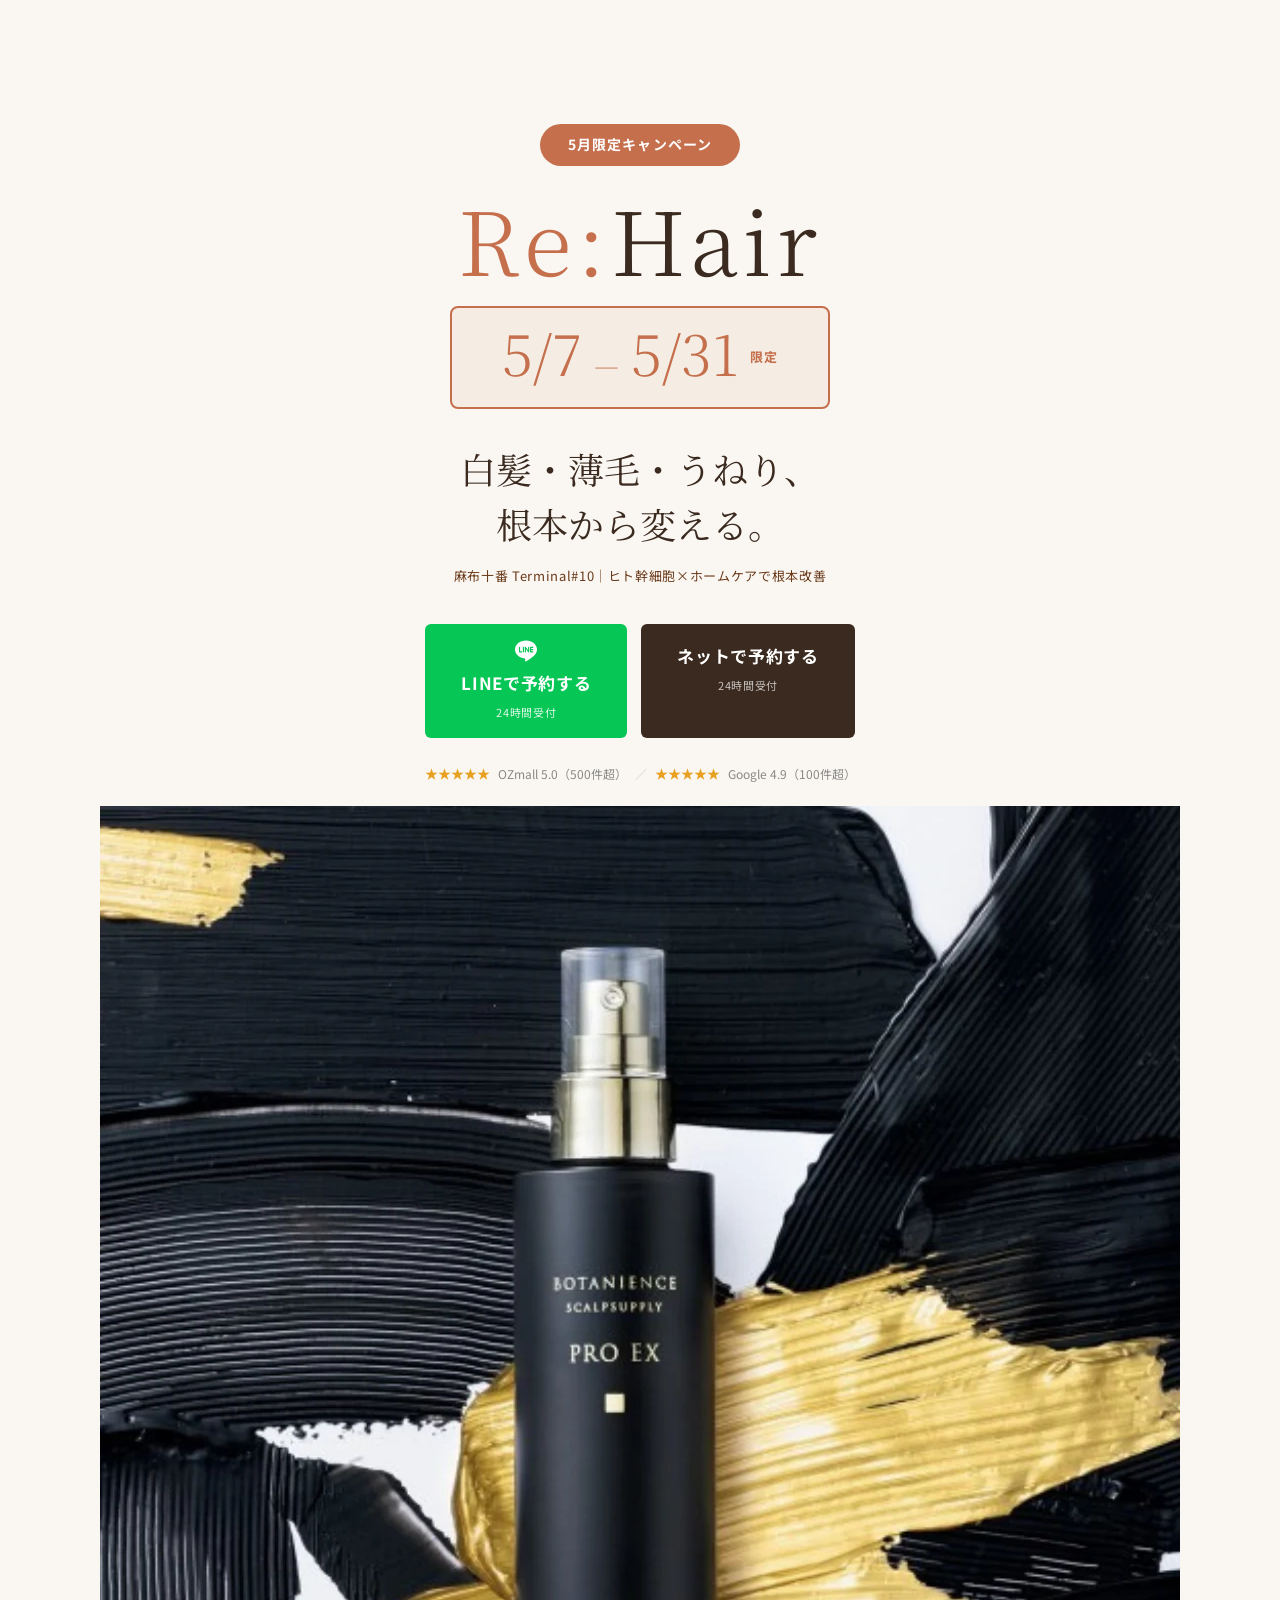
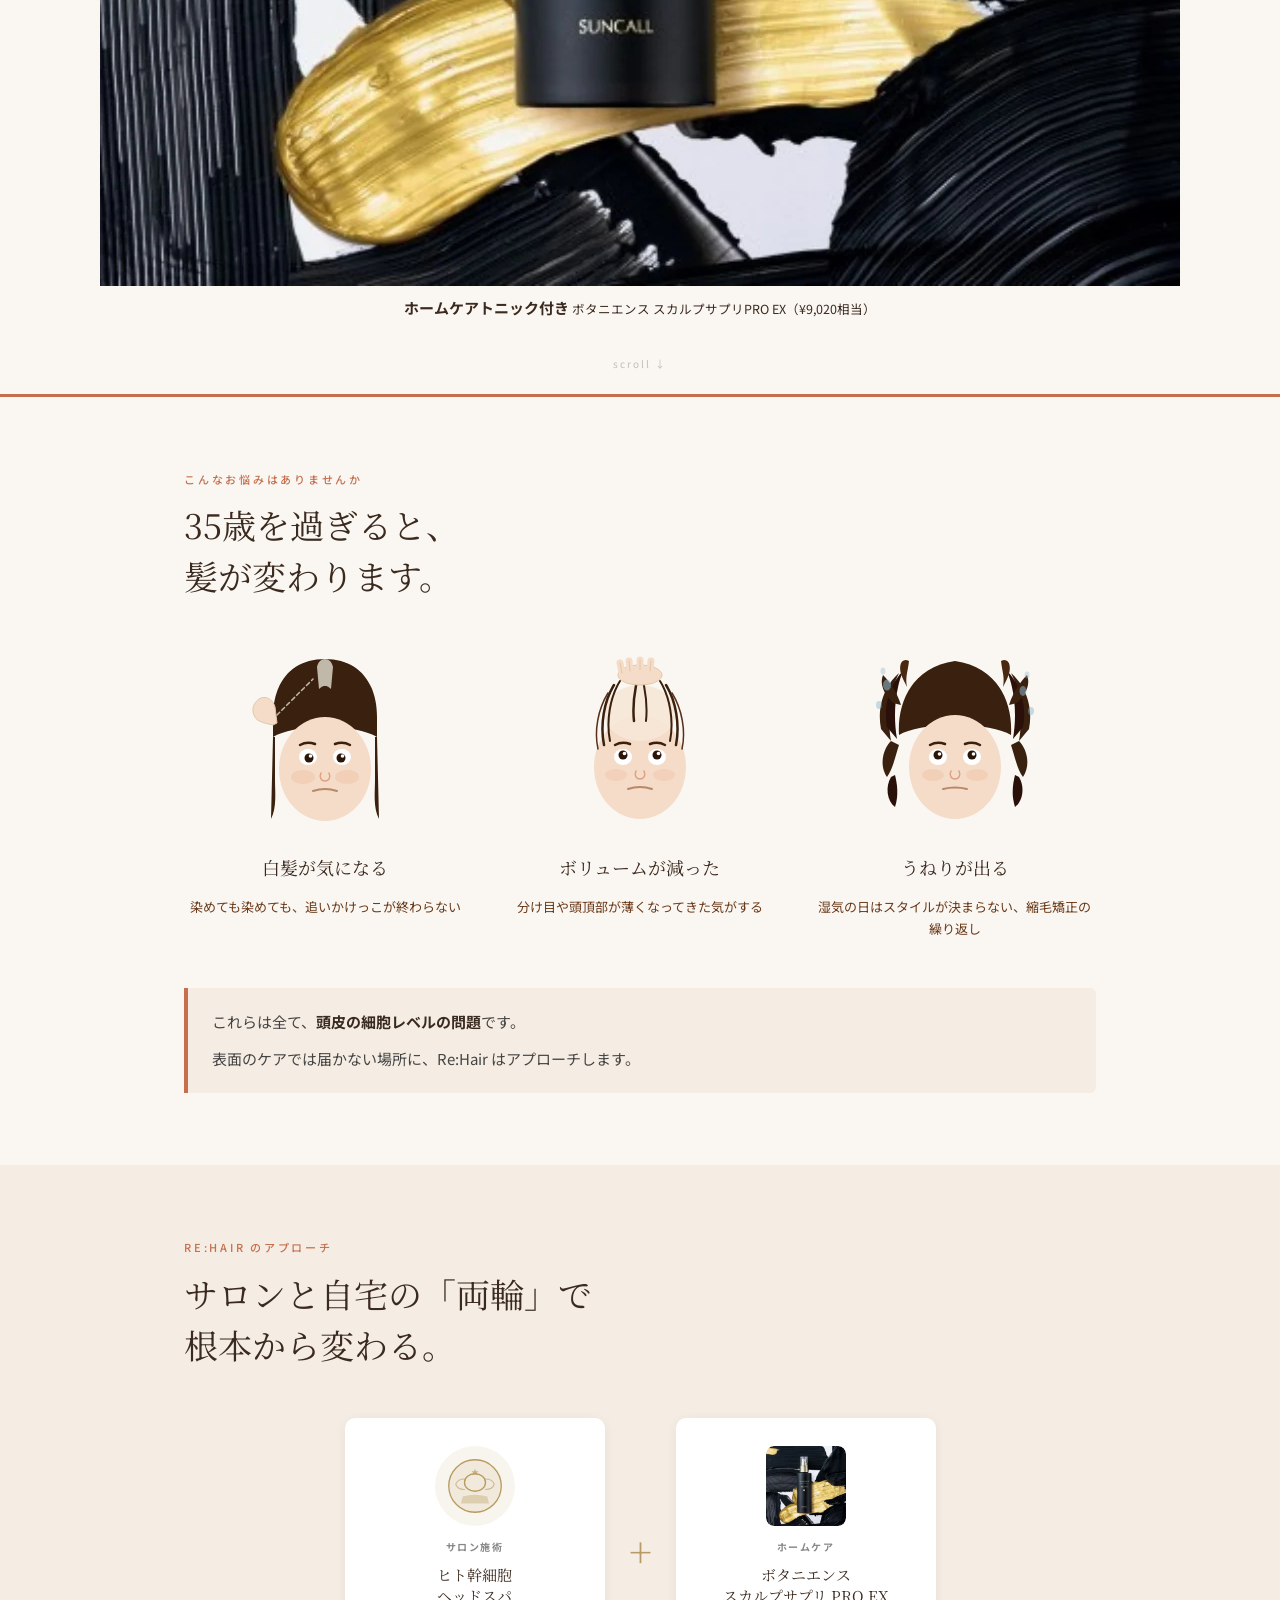
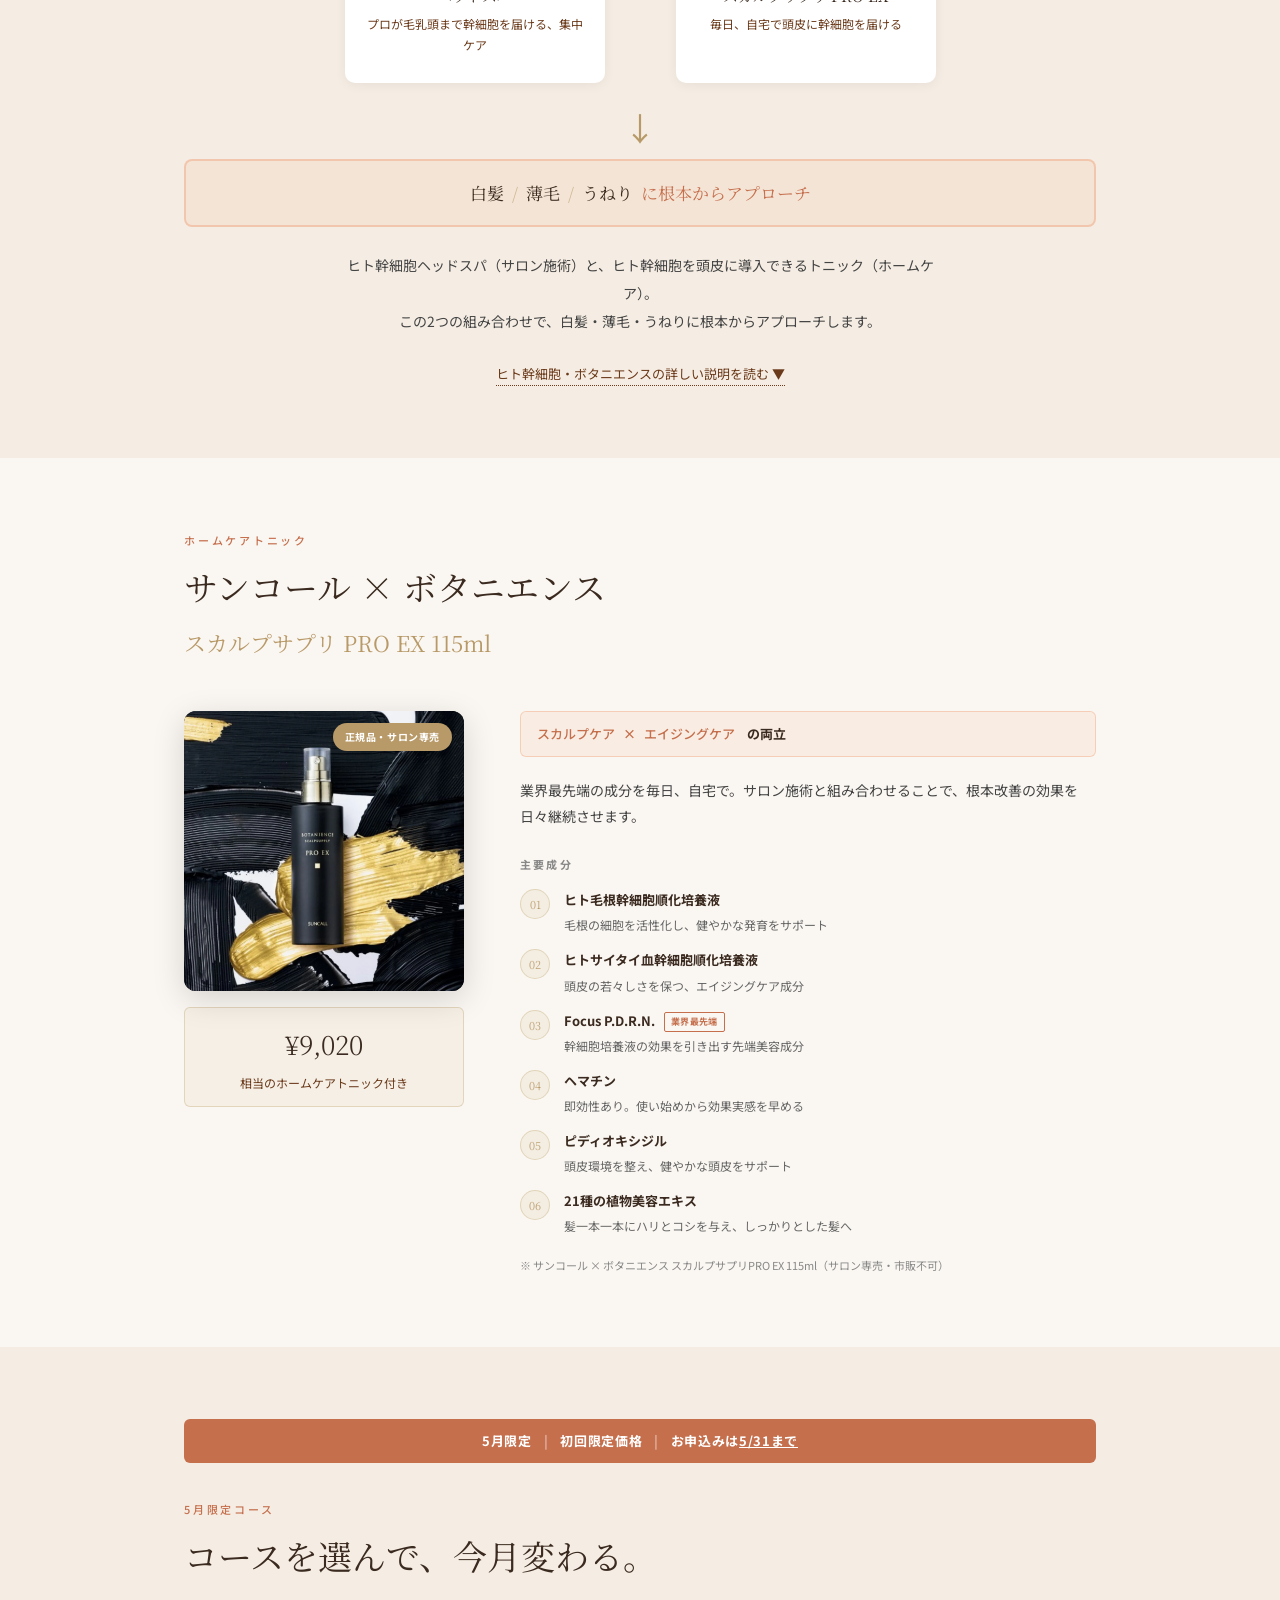
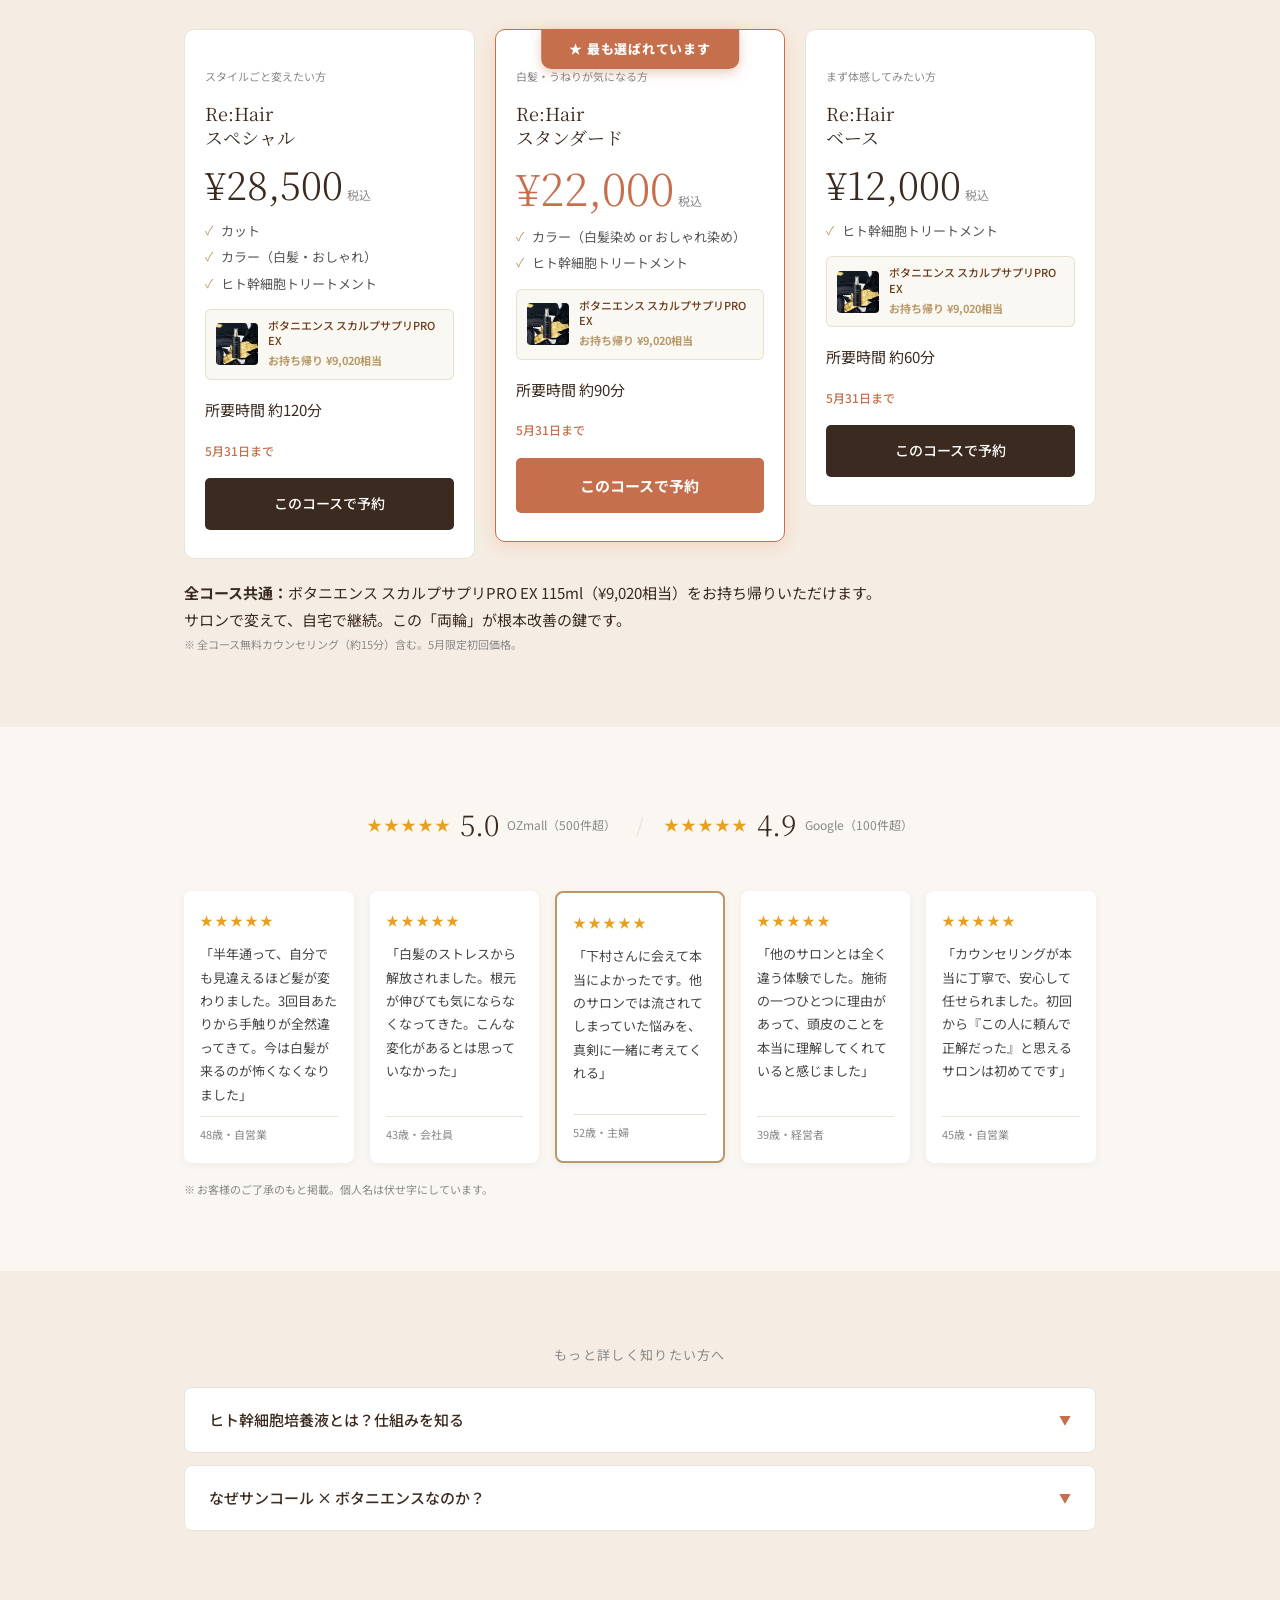
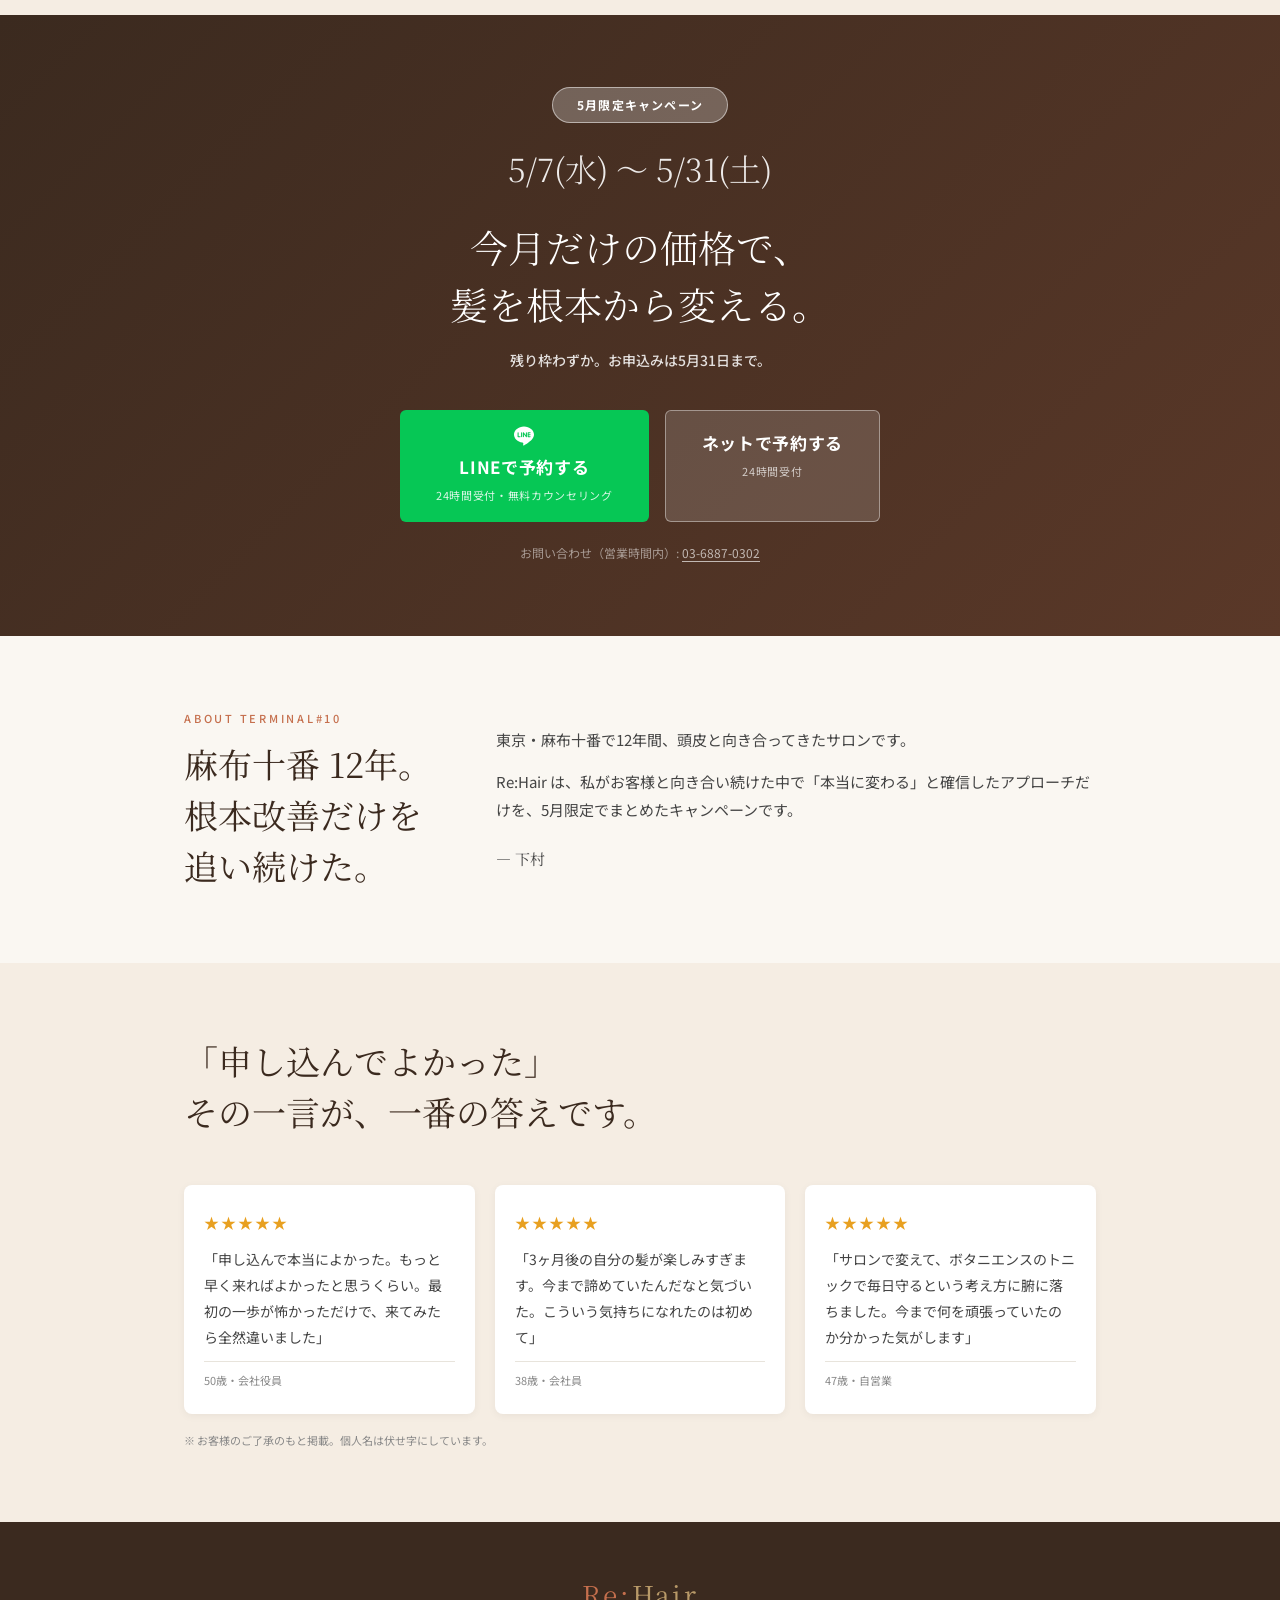
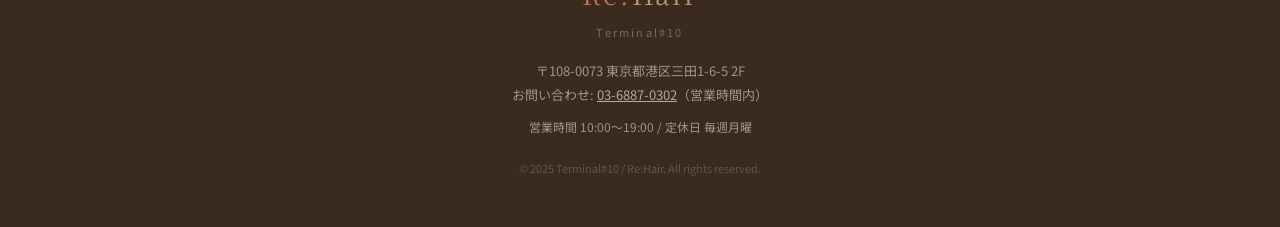
<file: index_v5-backup.html>
<!DOCTYPE html>
<html lang="ja">
<head>
  <meta charset="UTF-8">
  <meta name="viewport" content="width=device-width, initial-scale=1.0">
  <title>Re:Hair | 5月限定キャンペーン｜白髪・薄毛・うねりの根本改善｜麻布十番</title>
  <link rel="stylesheet" href="style.css">
  <link rel="preconnect" href="https://fonts.googleapis.com">
  <link rel="preconnect" href="https://fonts.gstatic.com" crossorigin>
  <link href="https://fonts.googleapis.com/css2?family=Noto+Serif+JP:wght@300;400;600&family=Noto+Sans+JP:wght@300;400;500;700&display=swap" rel="stylesheet">
</head>
<body>

<!-- ============================================================
     1. HERO — キャンペーン特化
============================================================ -->
<section class="hero">
  <div class="hero__badge">5月限定キャンペーン</div>

  <div class="hero__logo">
    <span class="hero__logo-re">Re:</span>Hair
  </div>

  <div class="hero__period">
    <span class="hero__period-date">5/7</span>
    <span class="hero__period-sep">—</span>
    <span class="hero__period-date">5/31</span>
    <span class="hero__period-only">限定</span>
  </div>

  <h1 class="hero__catch">
    白髪・薄毛・うねり、<br>
    根本から変える。
  </h1>
  <p class="hero__sub">麻布十番 Terminal#10｜ヒト幹細胞×ホームケアで根本改善</p>

  <div class="hero__cta">
    <a href="#" class="btn btn--line-hero">
      <svg width="22" height="22" viewBox="0 0 24 24" fill="white" aria-hidden="true"><path d="M19.365 9.863c.349 0 .63.285.63.631 0 .345-.281.63-.63.63H17.61v1.125h1.755c.349 0 .63.283.63.63 0 .344-.281.629-.63.629h-2.386c-.345 0-.627-.285-.627-.629V8.108c0-.345.282-.63.63-.63h2.386c.346 0 .627.285.627.63 0 .349-.281.63-.63.63H17.61v1.125h1.755zm-3.855 3.016c0 .27-.174.51-.432.596-.064.021-.133.031-.199.031-.211 0-.391-.09-.51-.25l-2.443-3.317v2.94c0 .344-.279.629-.631.629-.346 0-.626-.285-.626-.629V8.108c0-.27.173-.51.43-.595.06-.023.136-.033.194-.033.195 0 .375.104.495.254l2.462 3.33V8.108c0-.345.282-.63.63-.63.345 0 .63.285.63.63v4.771zm-5.741 0c0 .344-.282.629-.631.629-.345 0-.627-.285-.627-.629V8.108c0-.345.282-.63.63-.63.346 0 .628.285.628.63v4.771zm-2.466.629H4.917c-.345 0-.63-.285-.63-.629V8.108c0-.345.285-.63.63-.63.348 0 .63.285.63.63v4.141h1.756c.348 0 .629.283.629.63 0 .344-.281.629-.629.629M24 10.314C24 4.943 18.615.572 12 .572S0 4.943 0 10.314c0 4.811 4.27 8.842 10.035 9.608.391.082.923.258 1.058.59.12.301.079.766.038 1.08l-.164 1.02c-.045.301-.24 1.186 1.049.645 1.291-.539 6.916-4.078 9.436-6.975C23.176 14.393 24 12.458 24 10.314"/></svg>
      LINEで予約する
      <small>24時間受付</small>
    </a>
    <a href="https://globaltouchnewyork.wixsite.com/terminal-1" target="_blank" rel="noopener" class="btn btn--net-hero">
      ネットで予約する
      <small>24時間受付</small>
    </a>
  </div>

  <div class="hero__reviews">
    <span class="stars-sm">★★★★★</span> OZmall 5.0（500件超）
    <span class="hero__reviews-sep">／</span>
    <span class="stars-sm">★★★★★</span> Google 4.9（100件超）
  </div>

  <div class="hero__tonic-hint">
    <img src="botanience-pro-ex.webp"
         alt="BOTANIENCE SCALPSUPPLY PRO EX 115ml - サンコール"
         class="hero__tonic-hint-img">
    <div class="hero__tonic-hint-text">
      <strong>ホームケアトニック付き</strong>
      <small>ボタニエンス スカルプサプリPRO EX（¥9,020相当）</small>
    </div>
  </div>

  <div class="hero__scroll">scroll ↓</div>
</section>

<!-- ============================================================
     2. WORRY — SVG イラストで悩み可視化
============================================================ -->
<section class="worry section">
  <div class="container">
    <p class="section__eyebrow">こんなお悩みはありませんか</p>
    <h2 class="section__title">35歳を過ぎると、<br>髪が変わります。</h2>

    <div class="worry__grid">

      <!-- 白髪 -->
      <div class="worry__item">
        <div class="worry__illust">
          <svg viewBox="0 0 160 190" fill="none" xmlns="http://www.w3.org/2000/svg" aria-label="白髪を気にする女性のイラスト">
            <!-- 髪（後ろ・ダークブラウン） -->
            <path d="M80 10 C46 10 28 34 28 68 L28 88 C38 82 56 78 80 78 C104 78 122 82 132 88 L132 68 C132 34 114 10 80 10Z" fill="#3A200E"/>
            <!-- グレーの根元（白髪・分け目付近） -->
            <path d="M80 10 C76 10 73 13 72 18 L74 40 C76 38 78 37 80 37 C82 37 84 38 86 40 L88 18 C87 13 84 10 80 10Z" fill="#C0B8A8"/>
            <!-- 髪サイド（流れ下がる） -->
            <path d="M28 88 L26 170 C32 158 30 144 30 130 L30 88Z" fill="#3A200E"/>
            <path d="M132 88 L134 170 C128 158 130 144 130 130 L130 88Z" fill="#3A200E"/>
            <!-- 顔 -->
            <ellipse cx="80" cy="120" rx="46" ry="52" fill="#F5DCC8"/>
            <!-- ほほ -->
            <ellipse cx="58" cy="128" rx="12" ry="7" fill="#ECAA88" opacity="0.25"/>
            <ellipse cx="102" cy="128" rx="12" ry="7" fill="#ECAA88" opacity="0.25"/>
            <!-- 眉（内側が下がっている・心配） -->
            <path d="M55 96 Q62 92 70 95" stroke="#3A200E" stroke-width="2.5" fill="none" stroke-linecap="round"/>
            <path d="M90 95 Q98 92 105 96" stroke="#3A200E" stroke-width="2.5" fill="none" stroke-linecap="round"/>
            <!-- 目 -->
            <ellipse cx="63" cy="108" rx="9" ry="8" fill="white"/>
            <circle cx="64" cy="109" r="4.5" fill="#2A1508"/>
            <circle cx="65.5" cy="107" r="1.8" fill="white"/>
            <ellipse cx="97" cy="108" rx="9" ry="8" fill="white"/>
            <circle cx="96" cy="109" r="4.5" fill="#2A1508"/>
            <circle cx="97.5" cy="107" r="1.8" fill="white"/>
            <!-- 鼻 -->
            <path d="M76 124 C74 128 76 132 80 132 C84 132 86 128 84 124" stroke="#E0A080" stroke-width="1.5" fill="none" stroke-linecap="round"/>
            <!-- 口（少し下がり気味） -->
            <path d="M68 142 Q80 138 92 142" stroke="#B88868" stroke-width="2" fill="none" stroke-linecap="round"/>
            <!-- 手（根元のグレー部分を触れる） -->
            <path d="M10 68 C6 62 8 54 14 50 C20 46 28 50 30 58 L32 74 L28 76 C18 74 12 72 10 68Z" fill="#F5DCC8" stroke="#E0C8A8" stroke-width="1"/>
            <!-- 指先がグレー部分を指す点線 -->
            <path d="M32 66 Q48 50 68 30" stroke="#C0B8A8" stroke-width="1.5" stroke-dasharray="4 3" fill="none" stroke-linecap="round"/>
          </svg>
        </div>
        <p class="worry__label">白髪が気になる</p>
        <p class="worry__desc">染めても染めても、追いかけっこが終わらない</p>
      </div>

      <!-- 薄毛 -->
      <div class="worry__item">
        <div class="worry__illust">
          <svg viewBox="0 0 160 190" fill="none" xmlns="http://www.w3.org/2000/svg" aria-label="薄毛を気にする女性のイラスト">
            <!-- 顔 -->
            <ellipse cx="80" cy="118" rx="46" ry="52" fill="#F5DCC8"/>
            <!-- 頭皮（薄い毛の隙間から透けて見える） -->
            <ellipse cx="80" cy="64" rx="36" ry="28" fill="#F8E8D8" opacity="0.9"/>
            <!-- 左側の毛束（まばら） -->
            <path d="M44 96 C40 76 44 52 54 36" stroke="#3A200E" stroke-width="2.5" fill="none" stroke-linecap="round"/>
            <path d="M50 92 C46 72 50 48 60 32" stroke="#3A200E" stroke-width="2" fill="none" stroke-linecap="round"/>
            <path d="M38 100 C34 82 38 60 48 44" stroke="#5A3018" stroke-width="1.5" fill="none" stroke-linecap="round"/>
            <!-- 中央の毛束 -->
            <path d="M74 72 C72 54 76 34 80 20" stroke="#3A200E" stroke-width="2.5" fill="none" stroke-linecap="round"/>
            <path d="M86 72 C88 54 84 34 80 20" stroke="#3A200E" stroke-width="2" fill="none" stroke-linecap="round"/>
            <!-- 右側の毛束（まばら） -->
            <path d="M116 96 C120 76 116 52 106 36" stroke="#3A200E" stroke-width="2.5" fill="none" stroke-linecap="round"/>
            <path d="M110 92 C114 72 110 48 100 32" stroke="#3A200E" stroke-width="2" fill="none" stroke-linecap="round"/>
            <path d="M122 100 C126 82 122 60 112 44" stroke="#5A3018" stroke-width="1.5" fill="none" stroke-linecap="round"/>
            <!-- ほほ -->
            <ellipse cx="56" cy="126" rx="11" ry="6" fill="#ECAA88" opacity="0.22"/>
            <ellipse cx="104" cy="126" rx="11" ry="6" fill="#ECAA88" opacity="0.22"/>
            <!-- 眉（心配そう） -->
            <path d="M55 96 Q62 92 70 95" stroke="#3A200E" stroke-width="2.5" fill="none" stroke-linecap="round"/>
            <path d="M90 95 Q98 92 105 96" stroke="#3A200E" stroke-width="2.5" fill="none" stroke-linecap="round"/>
            <!-- 目（少し見上げている） -->
            <ellipse cx="63" cy="108" rx="9" ry="8" fill="white"/>
            <circle cx="63" cy="106" r="4.5" fill="#2A1508"/>
            <circle cx="64.5" cy="104.5" r="1.8" fill="white"/>
            <ellipse cx="97" cy="108" rx="9" ry="8" fill="white"/>
            <circle cx="97" cy="106" r="4.5" fill="#2A1508"/>
            <circle cx="98.5" cy="104.5" r="1.8" fill="white"/>
            <!-- 鼻 -->
            <path d="M76 122 C74 126 76 130 80 130 C84 130 86 126 84 122" stroke="#E0A080" stroke-width="1.5" fill="none" stroke-linecap="round"/>
            <!-- 口 -->
            <path d="M68 140 Q80 136 92 140" stroke="#B88868" stroke-width="2" fill="none" stroke-linecap="round"/>
            <!-- 頭に乗せた手（心配そうに触る） -->
            <ellipse cx="80" cy="26" rx="22" ry="10" fill="#F5DCC8" stroke="#E0C8A8" stroke-width="1"/>
            <path d="M62 24 L60 14" stroke="#F5DCC8" stroke-width="7" stroke-linecap="round"/>
            <path d="M62 24 L60 14" stroke="#E0C8A8" stroke-width="1" stroke-linecap="round"/>
            <path d="M70 22 L69 12" stroke="#F5DCC8" stroke-width="7" stroke-linecap="round"/>
            <path d="M70 22 L69 12" stroke="#E0C8A8" stroke-width="1" stroke-linecap="round"/>
            <path d="M80 21 L80 11" stroke="#F5DCC8" stroke-width="7" stroke-linecap="round"/>
            <path d="M80 21 L80 11" stroke="#E0C8A8" stroke-width="1" stroke-linecap="round"/>
            <path d="M90 22 L91 12" stroke="#F5DCC8" stroke-width="7" stroke-linecap="round"/>
            <path d="M90 22 L91 12" stroke="#E0C8A8" stroke-width="1" stroke-linecap="round"/>
          </svg>
        </div>
        <p class="worry__label">ボリュームが減った</p>
        <p class="worry__desc">分け目や頭頂部が薄くなってきた気がする</p>
      </div>

      <!-- うねり -->
      <div class="worry__item">
        <div class="worry__illust">
          <svg viewBox="0 0 160 190" fill="none" xmlns="http://www.w3.org/2000/svg" aria-label="うねりを気にする女性のイラスト">
            <!-- 左に広がる髪 -->
            <path d="M6 80 C2 60 8 38 24 24 C14 44 12 68 16 92Z" fill="#3A200E"/>
            <path d="M12 78 C8 58 14 36 28 22 C20 42 18 66 22 90Z" fill="#2A1008"/>
            <!-- 右に広がる髪 -->
            <path d="M154 80 C158 60 152 38 136 24 C146 44 148 68 144 92Z" fill="#3A200E"/>
            <path d="M148 78 C152 58 146 36 132 22 C140 42 142 66 138 90Z" fill="#2A1008"/>
            <!-- 髪・上部メイン -->
            <path d="M24 86 C22 52 38 18 80 12 C122 18 138 52 136 86 C126 80 106 76 80 76 C54 76 34 80 24 86Z" fill="#3A200E"/>
            <!-- うねり突起（左上） -->
            <path d="M18 54 C10 46 4 36 8 26 C16 34 22 44 26 56Z" fill="#3A200E"/>
            <path d="M28 30 C22 18 26 8 34 12 C33 22 30 28 32 38Z" fill="#4A2810"/>
            <!-- うねり突起（右上） -->
            <path d="M142 54 C150 46 156 36 152 26 C144 34 138 44 134 56Z" fill="#3A200E"/>
            <path d="M132 30 C138 18 134 8 126 12 C127 22 130 28 128 38Z" fill="#4A2810"/>
            <!-- 毛先うねり（左） -->
            <path d="M16 92 C8 100 4 116 12 128 C18 120 20 108 24 96Z" fill="#3A200E"/>
            <path d="M16 128 C10 138 12 152 20 158 C24 146 22 134 20 126Z" fill="#2A1008"/>
            <!-- 毛先うねり（右） -->
            <path d="M144 92 C152 100 156 116 148 128 C142 120 140 108 136 96Z" fill="#3A200E"/>
            <path d="M144 128 C150 138 148 152 140 158 C136 146 138 134 140 126Z" fill="#2A1008"/>
            <!-- 顔 -->
            <ellipse cx="80" cy="118" rx="46" ry="52" fill="#F5DCC8"/>
            <!-- ほほ -->
            <ellipse cx="58" cy="126" rx="11" ry="6" fill="#ECAA88" opacity="0.25"/>
            <ellipse cx="102" cy="126" rx="11" ry="6" fill="#ECAA88" opacity="0.25"/>
            <!-- 眉（困り顔） -->
            <path d="M55 96 Q62 92 70 95" stroke="#3A200E" stroke-width="2.5" fill="none" stroke-linecap="round"/>
            <path d="M90 95 Q98 92 105 96" stroke="#3A200E" stroke-width="2.5" fill="none" stroke-linecap="round"/>
            <!-- 目（うんざり、少し上を向く） -->
            <ellipse cx="63" cy="108" rx="9" ry="8" fill="white"/>
            <circle cx="63" cy="106" r="4.5" fill="#2A1508"/>
            <circle cx="64.5" cy="105" r="1.8" fill="white"/>
            <ellipse cx="97" cy="108" rx="9" ry="8" fill="white"/>
            <circle cx="97" cy="106" r="4.5" fill="#2A1508"/>
            <circle cx="98.5" cy="105" r="1.8" fill="white"/>
            <!-- 鼻 -->
            <path d="M76 122 C74 126 76 130 80 130 C84 130 86 126 84 122" stroke="#E0A080" stroke-width="1.5" fill="none" stroke-linecap="round"/>
            <!-- 口（やや平ら・うんざり感） -->
            <path d="M68 140 Q80 137 92 140" stroke="#B88868" stroke-width="2" fill="none" stroke-linecap="round"/>
            <!-- 湿気の水滴 -->
            <ellipse cx="12" cy="36" rx="4" ry="5.5" fill="#88B4CC" opacity="0.6"/>
            <ellipse cx="148" cy="42" rx="3.5" ry="5" fill="#88B4CC" opacity="0.55"/>
            <ellipse cx="4" cy="56" rx="3" ry="4" fill="#88B4CC" opacity="0.45"/>
            <ellipse cx="156" cy="62" rx="3" ry="4" fill="#88B4CC" opacity="0.45"/>
            <ellipse cx="8" cy="22" rx="2.5" ry="3.5" fill="#88B4CC" opacity="0.35"/>
            <ellipse cx="152" cy="26" rx="2.5" ry="3.5" fill="#88B4CC" opacity="0.35"/>
          </svg>
        </div>
        <p class="worry__label">うねりが出る</p>
        <p class="worry__desc">湿気の日はスタイルが決まらない、縮毛矯正の繰り返し</p>
      </div>

    </div>

    <div class="worry__cause">
      <p>これらは全て、<strong>頭皮の細胞レベルの問題</strong>です。</p>
      <p>表面のケアでは届かない場所に、Re:Hair はアプローチします。</p>
    </div>
  </div>
</section>

<!-- ============================================================
     3. SOLUTION — サロン＋ホームの両輪
============================================================ -->
<section class="solution section section--warm">
  <div class="container">
    <p class="section__eyebrow">Re:Hair のアプローチ</p>
    <h2 class="section__title">サロンと自宅の「両輪」で<br>根本から変わる。</h2>

    <div class="solution__two-track">
      <!-- サロン施術 -->
      <div class="solution__track">
        <div class="solution__track-icon">
          <svg viewBox="0 0 64 64" fill="none" xmlns="http://www.w3.org/2000/svg">
            <circle cx="32" cy="32" r="30" fill="rgba(184,154,94,0.12)" stroke="#b89a5e" stroke-width="1.5"/>
            <ellipse cx="32" cy="28" rx="12" ry="10" fill="none" stroke="#b89a5e" stroke-width="1.5"/>
            <path d="M20 24 Q12 24 10 30 Q12 36 20 36" stroke="#b89a5e" stroke-width="1.2" fill="none" stroke-linecap="round" opacity="0.6"/>
            <path d="M44 24 Q52 24 54 30 Q52 36 44 36" stroke="#b89a5e" stroke-width="1.2" fill="none" stroke-linecap="round" opacity="0.6"/>
            <path d="M18 44 Q32 40 46 44 L48 52 L16 52Z" fill="#b89a5e" opacity="0.35"/>
            <path d="M32 12 L33 15 L36 15 L34 17 L35 20 L32 18 L29 20 L30 17 L28 15 L31 15Z" fill="#b89a5e" opacity="0.7"/>
          </svg>
        </div>
        <div class="solution__track-type">サロン施術</div>
        <div class="solution__track-name">ヒト幹細胞<br>ヘッドスパ</div>
        <p class="solution__track-desc">プロが毛乳頭まで幹細胞を届ける、集中ケア</p>
      </div>

      <div class="solution__plus">+</div>

      <!-- ホームケア -->
      <div class="solution__track">
        <div class="solution__track-icon solution__track-icon--home">
          <img src="botanience-pro-ex.webp"
               alt="ボタニエンス スカルプサプリPRO EX"
               class="solution__track-tonic">
        </div>
        <div class="solution__track-type">ホームケア</div>
        <div class="solution__track-name">ボタニエンス<br>スカルプサプリ PRO EX</div>
        <p class="solution__track-desc">毎日、自宅で頭皮に幹細胞を届ける</p>
      </div>
    </div>

    <div class="solution__arrow-down">↓</div>

    <div class="solution__result-box">
      <span>白髪</span>
      <span class="solution__result-sep">/</span>
      <span>薄毛</span>
      <span class="solution__result-sep">/</span>
      <span>うねり</span>
      <strong>に根本からアプローチ</strong>
    </div>

    <p class="solution__desc">
      ヒト幹細胞ヘッドスパ（サロン施術）と、ヒト幹細胞を頭皮に導入できるトニック（ホームケア）。<br>
      この2つの組み合わせで、白髪・薄毛・うねりに根本からアプローチします。
    </p>

    <p class="solution__note">
      <a href="#details" class="solution__detail-link">ヒト幹細胞・ボタニエンスの詳しい説明を読む ▼</a>
    </p>
  </div>
</section>

<!-- ============================================================
     4. BOTANIENCE — ホームケアトニック専用セクション
============================================================ -->
<section class="botanience section" id="tonic">
  <div class="container">
    <p class="section__eyebrow">ホームケアトニック</p>
    <h2 class="section__title">サンコール × ボタニエンス<br><em class="botanience__product-name">スカルプサプリ PRO EX 115ml</em></h2>

    <div class="botanience__inner">

      <!-- 商品写真（左） -->
      <div class="botanience__visual">
        <div class="botanience__img-frame">
          <img src="botanience-pro-ex.webp"
               alt="BOTANIENCE SCALPSUPPLY PRO EX 115ml - サンコール"
               class="botanience__img">
          <div class="botanience__official">正規品・サロン専売</div>
        </div>
        <div class="botanience__value">
          <span class="botanience__value-price">¥9,020</span>
          <span class="botanience__value-label">相当のホームケアトニック付き</span>
        </div>
      </div>

      <!-- 成分情報（右） -->
      <div class="botanience__info">
        <div class="botanience__dual-badge">
          <span>スカルプケア</span>
          <span class="botanience__dual-x">×</span>
          <span>エイジングケア</span>
          <strong>の両立</strong>
        </div>

        <p class="botanience__lead">業界最先端の成分を毎日、自宅で。サロン施術と組み合わせることで、根本改善の効果を日々継続させます。</p>

        <p class="botanience__ingredients-title">主要成分</p>
        <ul class="botanience__ingredients">
          <li class="botanience__ingredient">
            <span class="botanience__ingredient-num">01</span>
            <div>
              <strong>ヒト毛根幹細胞順化培養液</strong>
              <p>毛根の細胞を活性化し、健やかな発育をサポート</p>
            </div>
          </li>
          <li class="botanience__ingredient">
            <span class="botanience__ingredient-num">02</span>
            <div>
              <strong>ヒトサイタイ血幹細胞順化培養液</strong>
              <p>頭皮の若々しさを保つ、エイジングケア成分</p>
            </div>
          </li>
          <li class="botanience__ingredient">
            <span class="botanience__ingredient-num">03</span>
            <div>
              <strong>Focus P.D.R.N. <span class="ingredient-advance">業界最先端</span></strong>
              <p>幹細胞培養液の効果を引き出す先端美容成分</p>
            </div>
          </li>
          <li class="botanience__ingredient">
            <span class="botanience__ingredient-num">04</span>
            <div>
              <strong>ヘマチン</strong>
              <p>即効性あり。使い始めから効果実感を早める</p>
            </div>
          </li>
          <li class="botanience__ingredient">
            <span class="botanience__ingredient-num">05</span>
            <div>
              <strong>ピディオキシジル</strong>
              <p>頭皮環境を整え、健やかな頭皮をサポート</p>
            </div>
          </li>
          <li class="botanience__ingredient">
            <span class="botanience__ingredient-num">06</span>
            <div>
              <strong>21種の植物美容エキス</strong>
              <p>髪一本一本にハリとコシを与え、しっかりとした髪へ</p>
            </div>
          </li>
        </ul>

        <p class="botanience__footnote">※ サンコール × ボタニエンス スカルプサプリPRO EX 115ml（サロン専売・市販不可）</p>
      </div>

    </div>
  </div>
</section>

<!-- ============================================================
     5. COURSES — 早期提示・価格大きく
============================================================ -->
<section class="courses section section--warm" id="courses">
  <div class="container">
    <div class="courses__banner">
      <span>5月限定</span>
      <span class="courses__banner-sep">|</span>
      <span>初回限定価格</span>
      <span class="courses__banner-sep">|</span>
      <span>お申込みは<strong>5/31まで</strong></span>
    </div>

    <p class="section__eyebrow">5月限定コース</p>
    <h2 class="section__title">コースを選んで、今月変わる。</h2>

    <div class="courses__grid">

      <!-- スペシャル（松） -->
      <div class="course">
        <p class="course__for">スタイルごと変えたい方</p>
        <h3 class="course__name">Re:Hair<br>スペシャル</h3>
        <div class="course__price-wrap">
          <div class="course__price">¥28,500</div>
          <span class="course__tax">税込</span>
        </div>
        <ul class="course__items">
          <li>カット</li>
          <li>カラー（白髪・おしゃれ）</li>
          <li>ヒト幹細胞トリートメント</li>
        </ul>
        <div class="course__tonic-row">
          <img src="botanience-pro-ex.webp"
               alt="ボタニエンス スカルプサプリPRO EX"
               class="course__tonic-mini">
          <div class="course__tonic-info">
            <span class="course__tonic-name">ボタニエンス スカルプサプリPRO EX</span>
            <span class="course__tonic-value">お持ち帰り ¥9,020相当</span>
          </div>
        </div>
        <p class="course__time">所要時間 約120分</p>
        <p class="course__cta-urgency">5月31日まで</p>
        <a href="#reserve" class="btn btn--course">このコースで予約</a>
      </div>

      <!-- スタンダード（竹・推奨） -->
      <div class="course course--featured">
        <div class="course__ribbon">★ 最も選ばれています</div>
        <p class="course__for">白髪・うねりが気になる方</p>
        <h3 class="course__name">Re:Hair<br>スタンダード</h3>
        <div class="course__price-wrap">
          <div class="course__price course__price--featured">¥22,000</div>
          <span class="course__tax">税込</span>
        </div>
        <ul class="course__items">
          <li>カラー（白髪染め or おしゃれ染め）</li>
          <li>ヒト幹細胞トリートメント</li>
        </ul>
        <div class="course__tonic-row">
          <img src="botanience-pro-ex.webp"
               alt="ボタニエンス スカルプサプリPRO EX"
               class="course__tonic-mini">
          <div class="course__tonic-info">
            <span class="course__tonic-name">ボタニエンス スカルプサプリPRO EX</span>
            <span class="course__tonic-value">お持ち帰り ¥9,020相当</span>
          </div>
        </div>
        <p class="course__time">所要時間 約90分</p>
        <p class="course__cta-urgency">5月31日まで</p>
        <a href="#reserve" class="btn btn--course-featured">このコースで予約</a>
      </div>

      <!-- ベース（梅） -->
      <div class="course">
        <p class="course__for">まず体感してみたい方</p>
        <h3 class="course__name">Re:Hair<br>ベース</h3>
        <div class="course__price-wrap">
          <div class="course__price">¥12,000</div>
          <span class="course__tax">税込</span>
        </div>
        <ul class="course__items">
          <li>ヒト幹細胞トリートメント</li>
        </ul>
        <div class="course__tonic-row">
          <img src="botanience-pro-ex.webp"
               alt="ボタニエンス スカルプサプリPRO EX"
               class="course__tonic-mini">
          <div class="course__tonic-info">
            <span class="course__tonic-name">ボタニエンス スカルプサプリPRO EX</span>
            <span class="course__tonic-value">お持ち帰り ¥9,020相当</span>
          </div>
        </div>
        <p class="course__time">所要時間 約60分</p>
        <p class="course__cta-urgency">5月31日まで</p>
        <a href="#reserve" class="btn btn--course">このコースで予約</a>
      </div>

    </div>

    <div class="courses__value-note">
      <strong>全コース共通：</strong>ボタニエンス スカルプサプリPRO EX 115ml（¥9,020相当）をお持ち帰りいただけます。<br>
      サロンで変えて、自宅で継続。この「両輪」が根本改善の鍵です。
    </div>

    <p class="courses__note">
      ※ 全コース無料カウンセリング（約15分）含む。5月限定初回価格。
    </p>
  </div>
</section>

<!-- ============================================================
     6. REVIEWS — お客様の声（5件）
============================================================ -->
<section class="reviews section">
  <div class="container">
    <div class="reviews__scores">
      <div class="reviews__score-block">
        <span class="stars">★★★★★</span>
        <span class="reviews__score-num">5.0</span>
        <span class="reviews__score-label">OZmall（500件超）</span>
      </div>
      <div class="reviews__score-sep">/</div>
      <div class="reviews__score-block">
        <span class="stars">★★★★★</span>
        <span class="reviews__score-num">4.9</span>
        <span class="reviews__score-label">Google（100件超）</span>
      </div>
    </div>

    <div class="reviews__grid">
      <div class="review-card">
        <div class="stars">★★★★★</div>
        <p>「半年通って、自分でも見違えるほど髪が変わりました。3回目あたりから手触りが全然違ってきて。今は白髪が来るのが怖くなくなりました」</p>
        <span class="review-card__meta">48歳・自営業</span>
      </div>
      <div class="review-card">
        <div class="stars">★★★★★</div>
        <p>「白髪のストレスから解放されました。根元が伸びても気にならなくなってきた。こんな変化があるとは思っていなかった」</p>
        <span class="review-card__meta">43歳・会社員</span>
      </div>
      <div class="review-card review-card--accent">
        <div class="stars">★★★★★</div>
        <p>「下村さんに会えて本当によかったです。他のサロンでは流されてしまっていた悩みを、真剣に一緒に考えてくれる」</p>
        <span class="review-card__meta">52歳・主婦</span>
      </div>
      <div class="review-card">
        <div class="stars">★★★★★</div>
        <p>「他のサロンとは全く違う体験でした。施術の一つひとつに理由があって、頭皮のことを本当に理解してくれていると感じました」</p>
        <span class="review-card__meta">39歳・経営者</span>
      </div>
      <div class="review-card">
        <div class="stars">★★★★★</div>
        <p>「カウンセリングが本当に丁寧で、安心して任せられました。初回から『この人に頼んで正解だった』と思えるサロンは初めてです」</p>
        <span class="review-card__meta">45歳・自営業</span>
      </div>
    </div>
    <p class="reviews__note">※ お客様のご了承のもと掲載。個人名は伏せ字にしています。</p>
  </div>
</section>

<!-- ============================================================
     7. DETAILS — 折りたたみ詳細
============================================================ -->
<section class="details-section section section--warm" id="details">
  <div class="container">
    <p class="details-section__lead">もっと詳しく知りたい方へ</p>

    <details class="detail-card">
      <summary class="detail-card__trigger">
        <span>ヒト幹細胞培養液とは？仕組みを知る</span>
        <span class="detail-card__arrow">▼</span>
      </summary>
      <div class="detail-card__body">
        <p>ヒト幹細胞の培養液には、細胞の修復・再生を促す<strong>サイトカインや成長因子</strong>が豊富に含まれています。これを頭皮から浸透させることで、毛乳頭細胞・毛母細胞に直接働きかけます。</p>
        <div class="detail-diagram">
          <div class="detail-diagram__layer detail-diagram__layer--surface">
            <span>毛幹（見えている髪）</span><span class="detail-tag">シャンプー・トリートメント</span>
          </div>
          <div class="detail-diagram__arrow">↓</div>
          <div class="detail-diagram__layer detail-diagram__layer--mid">
            <span>毛根・毛球部</span><span class="detail-tag">一般的なヘアケア</span>
          </div>
          <div class="detail-diagram__arrow detail-diagram__arrow--gold">↓ Re:Hair はここまで届く</div>
          <div class="detail-diagram__layer detail-diagram__layer--deep">
            <span><strong>毛乳頭細胞・毛母細胞</strong><br><small>Re:Hair ターゲット領域</small></span>
          </div>
        </div>
        <div class="detail-effects">
          <div class="detail-effect"><span class="detail-effect__dot"></span><div><strong>白髪：</strong>メラノサイトへの働きかけで、色素細胞をサポート</div></div>
          <div class="detail-effect"><span class="detail-effect__dot"></span><div><strong>薄毛：</strong>毛母細胞の分裂促進・毛周期の正常化</div></div>
          <div class="detail-effect"><span class="detail-effect__dot"></span><div><strong>うねり：</strong>毛根のゆがみ補正・均一な細胞分裂をサポート</div></div>
        </div>
        <p class="detail-note">※効果には個人差があります。医薬品ではなく化粧品成分として作用します。</p>
      </div>
    </details>

    <details class="detail-card">
      <summary class="detail-card__trigger">
        <span>なぜサンコール × ボタニエンスなのか？</span>
        <span class="detail-card__arrow">▼</span>
      </summary>
      <div class="detail-card__body">
        <p class="detail-intro-quote">「12年間、数多くのケア製品を試してきた中で、本当に変わったという声を一番多くいただいたのがこの製品でした。」— 下村</p>
        <p><strong>ボタニエンス スカルプサプリPRO EX 115ml</strong>は、ヒト毛根幹細胞・ヒトサイタイ血幹細胞の2種の培養液と、業界最先端の「Focus P.D.R.N.」を配合したサロン専売トニックです。</p>
        <div class="detail-compare">
          <div class="detail-compare__head"></div>
          <div class="detail-compare__head detail-compare__head--bad">市販品</div>
          <div class="detail-compare__head detail-compare__head--good">ボタニエンス</div>

          <div class="detail-compare__label">幹細胞濃度</div>
          <div class="detail-compare__bad">✕ 微量</div>
          <div class="detail-compare__good">◎ 毛乳頭まで届く濃度</div>

          <div class="detail-compare__label">品質設計</div>
          <div class="detail-compare__bad">✕ 一般向け</div>
          <div class="detail-compare__good">◎ サロンプロ専用</div>

          <div class="detail-compare__label">入手方法</div>
          <div class="detail-compare__bad">△ 誰でも購入可</div>
          <div class="detail-compare__good">◎ サロン限定・市販不可</div>

          <div class="detail-compare__label">使い方指導</div>
          <div class="detail-compare__bad">✕ なし</div>
          <div class="detail-compare__good">◎ プロが直接レクチャー</div>
        </div>
        <p class="detail-note">※ サンコール × ボタニエンス スカルプサプリPRO EX 115ml（サロン専売・市販不可）</p>
      </div>
    </details>
  </div>
</section>

<!-- ============================================================
     8. CTA #2 — 申込導線
============================================================ -->
<section class="cta-section section section--campaign" id="reserve">
  <div class="container">
    <div class="cta-section__badge">5月限定キャンペーン</div>
    <div class="cta-section__period">5/7(水) 〜 5/31(土)</div>
    <h2 class="cta-section__title">
      今月だけの価格で、<br>髪を根本から変える。
    </h2>
    <p class="cta-section__urgency">残り枠わずか。お申込みは5月31日まで。</p>
    <div class="cta-section__buttons">
      <a href="#" class="btn btn--line-hero">
        <svg width="20" height="20" viewBox="0 0 24 24" fill="white" aria-hidden="true"><path d="M19.365 9.863c.349 0 .63.285.63.631 0 .345-.281.63-.63.63H17.61v1.125h1.755c.349 0 .63.283.63.63 0 .344-.281.629-.63.629h-2.386c-.345 0-.627-.285-.627-.629V8.108c0-.345.282-.63.63-.63h2.386c.346 0 .627.285.627.63 0 .349-.281.63-.63.63H17.61v1.125h1.755zm-3.855 3.016c0 .27-.174.51-.432.596-.064.021-.133.031-.199.031-.211 0-.391-.09-.51-.25l-2.443-3.317v2.94c0 .344-.279.629-.631.629-.346 0-.626-.285-.626-.629V8.108c0-.27.173-.51.43-.595.06-.023.136-.033.194-.033.195 0 .375.104.495.254l2.462 3.33V8.108c0-.345.282-.63.63-.63.345 0 .63.285.63.63v4.771zm-5.741 0c0 .344-.282.629-.631.629-.345 0-.627-.285-.627-.629V8.108c0-.345.282-.63.63-.63.346 0 .628.285.628.63v4.771zm-2.466.629H4.917c-.345 0-.63-.285-.63-.629V8.108c0-.345.285-.63.63-.63.348 0 .63.285.63.63v4.141h1.756c.348 0 .629.283.629.63 0 .344-.281.629-.629.629M24 10.314C24 4.943 18.615.572 12 .572S0 4.943 0 10.314c0 4.811 4.27 8.842 10.035 9.608.391.082.923.258 1.058.59.12.301.079.766.038 1.08l-.164 1.02c-.045.301-.24 1.186 1.049.645 1.291-.539 6.916-4.078 9.436-6.975C23.176 14.393 24 12.458 24 10.314"/></svg>
        LINEで予約する
        <small>24時間受付・無料カウンセリング</small>
      </a>
      <a href="https://globaltouchnewyork.wixsite.com/terminal-1" target="_blank" rel="noopener" class="btn btn--net-hero">
        ネットで予約する
        <small>24時間受付</small>
      </a>
    </div>
    <p class="cta-section__tel">お問い合わせ（営業時間内）: <a href="tel:03-6887-0302">03-6887-0302</a></p>
  </div>
</section>

<!-- ============================================================
     9. ABOUT — 短く
============================================================ -->
<section class="about section">
  <div class="container">
    <div class="about__inner">
      <div>
        <p class="section__eyebrow">About Terminal#10</p>
        <h2 class="section__title section__title--left">麻布十番 12年。<br>根本改善だけを<br>追い続けた。</h2>
      </div>
      <div class="about__text">
        <p>東京・麻布十番で12年間、頭皮と向き合ってきたサロンです。</p>
        <p>Re:Hair は、私がお客様と向き合い続けた中で「本当に変わる」と確信したアプローチだけを、5月限定でまとめたキャンペーンです。</p>
        <p class="about__sign">— 下村</p>
      </div>
    </div>
  </div>
</section>

<!-- ============================================================
     10. FINAL REVIEWS — 背中を押す3件
============================================================ -->
<section class="reviews-final section section--warm">
  <div class="container">
    <h2 class="section__title">「申し込んでよかった」<br>その一言が、一番の答えです。</h2>
    <div class="reviews-final__grid">
      <div class="review-card-final">
        <div class="stars">★★★★★</div>
        <p>「申し込んで本当によかった。もっと早く来ればよかったと思うくらい。最初の一歩が怖かっただけで、来てみたら全然違いました」</p>
        <span>50歳・会社役員</span>
      </div>
      <div class="review-card-final">
        <div class="stars">★★★★★</div>
        <p>「3ヶ月後の自分の髪が楽しみすぎます。今まで諦めていたんだなと気づいた。こういう気持ちになれたのは初めて」</p>
        <span>38歳・会社員</span>
      </div>
      <div class="review-card-final">
        <div class="stars">★★★★★</div>
        <p>「サロンで変えて、ボタニエンスのトニックで毎日守るという考え方に腑に落ちました。今まで何を頑張っていたのか分かった気がします」</p>
        <span>47歳・自営業</span>
      </div>
    </div>
    <p class="reviews__note">※ お客様のご了承のもと掲載。個人名は伏せ字にしています。</p>
  </div>
</section>

<!-- ============================================================
     11. FOOTER
============================================================ -->
<footer class="footer">
  <div class="container">
    <p class="footer__logo"><span class="footer__logo-re">Re:</span>Hair</p>
    <p class="footer__salon">Terminal#10</p>
    <p class="footer__info">
      〒108-0073 東京都港区三田1-6-5 2F<br>
      お問い合わせ: <a href="tel:03-6887-0302">03-6887-0302</a>（営業時間内）
    </p>
    <p class="footer__hours">営業時間 10:00〜19:00 / 定休日 毎週月曜</p>
    <p class="footer__copy">© 2025 Terminal#10 / Re:Hair. All rights reserved.</p>
  </div>
</footer>

</body>
</html>
</file>
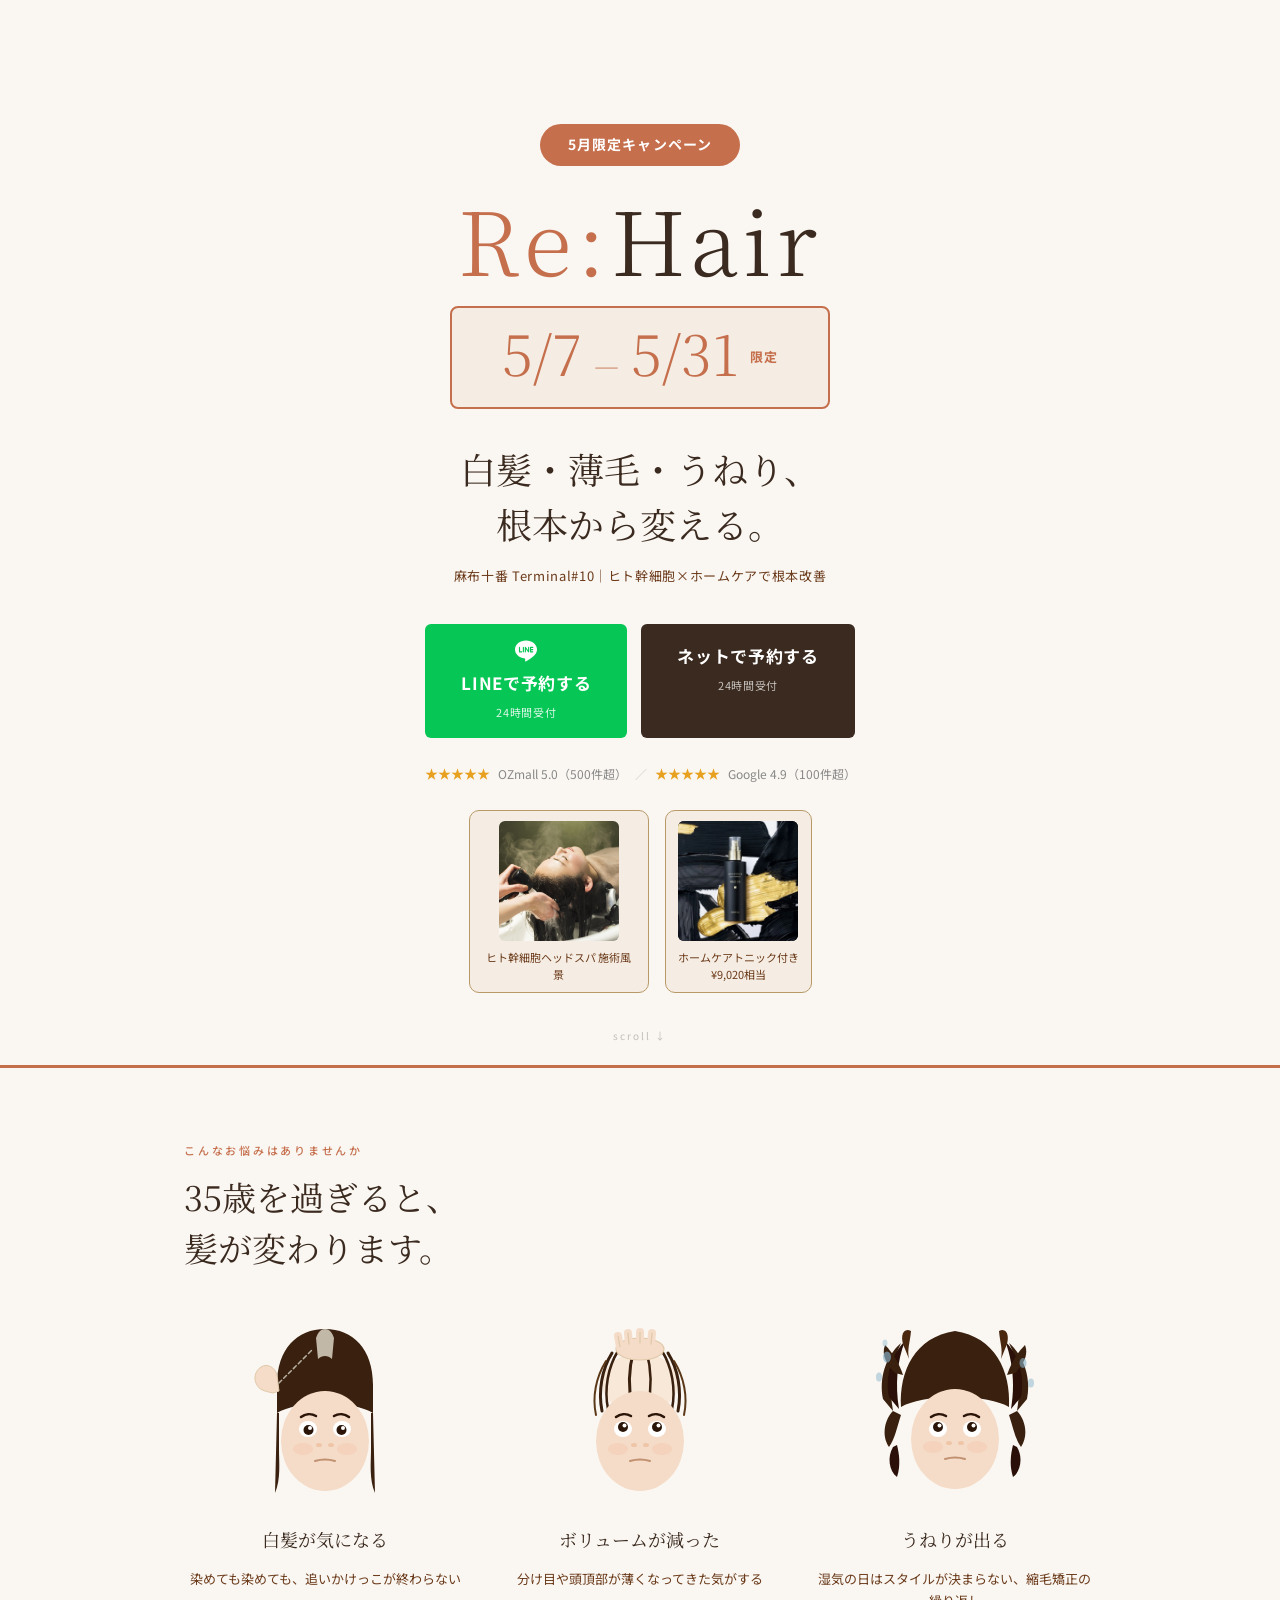
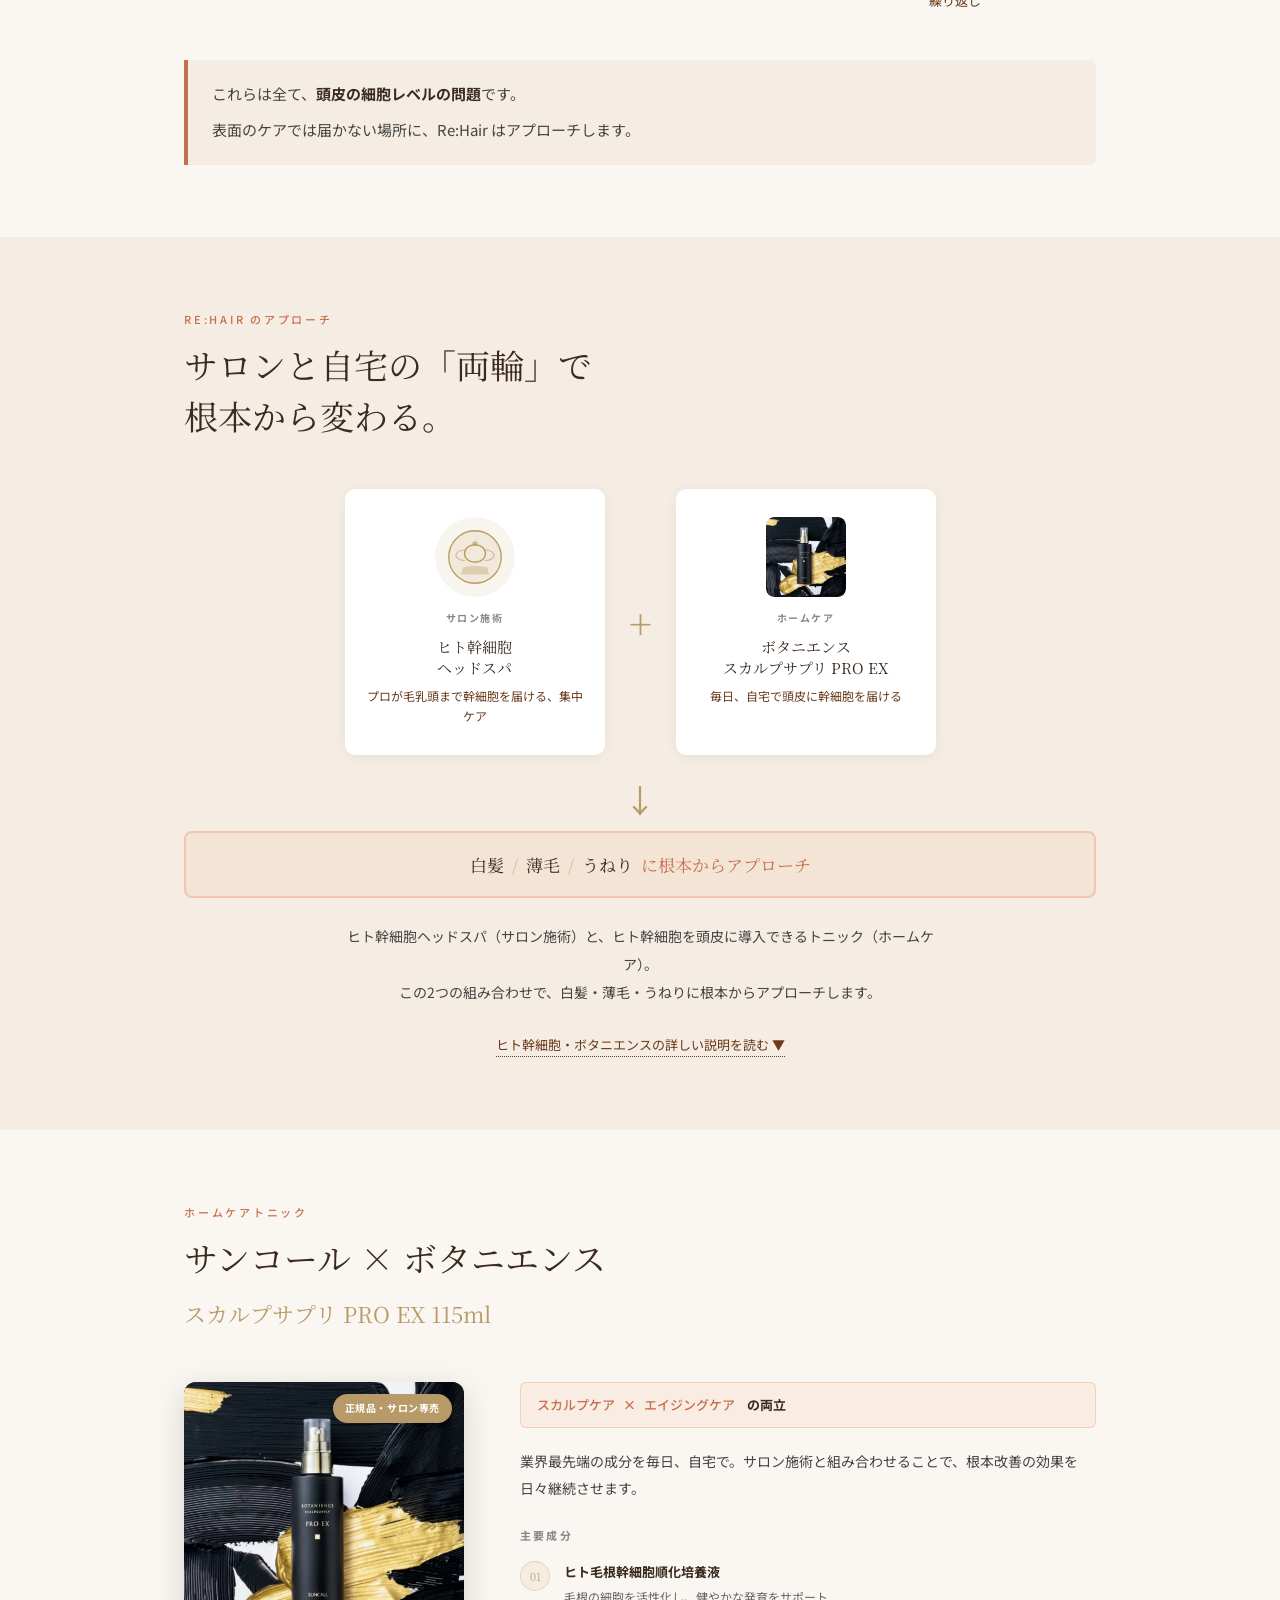
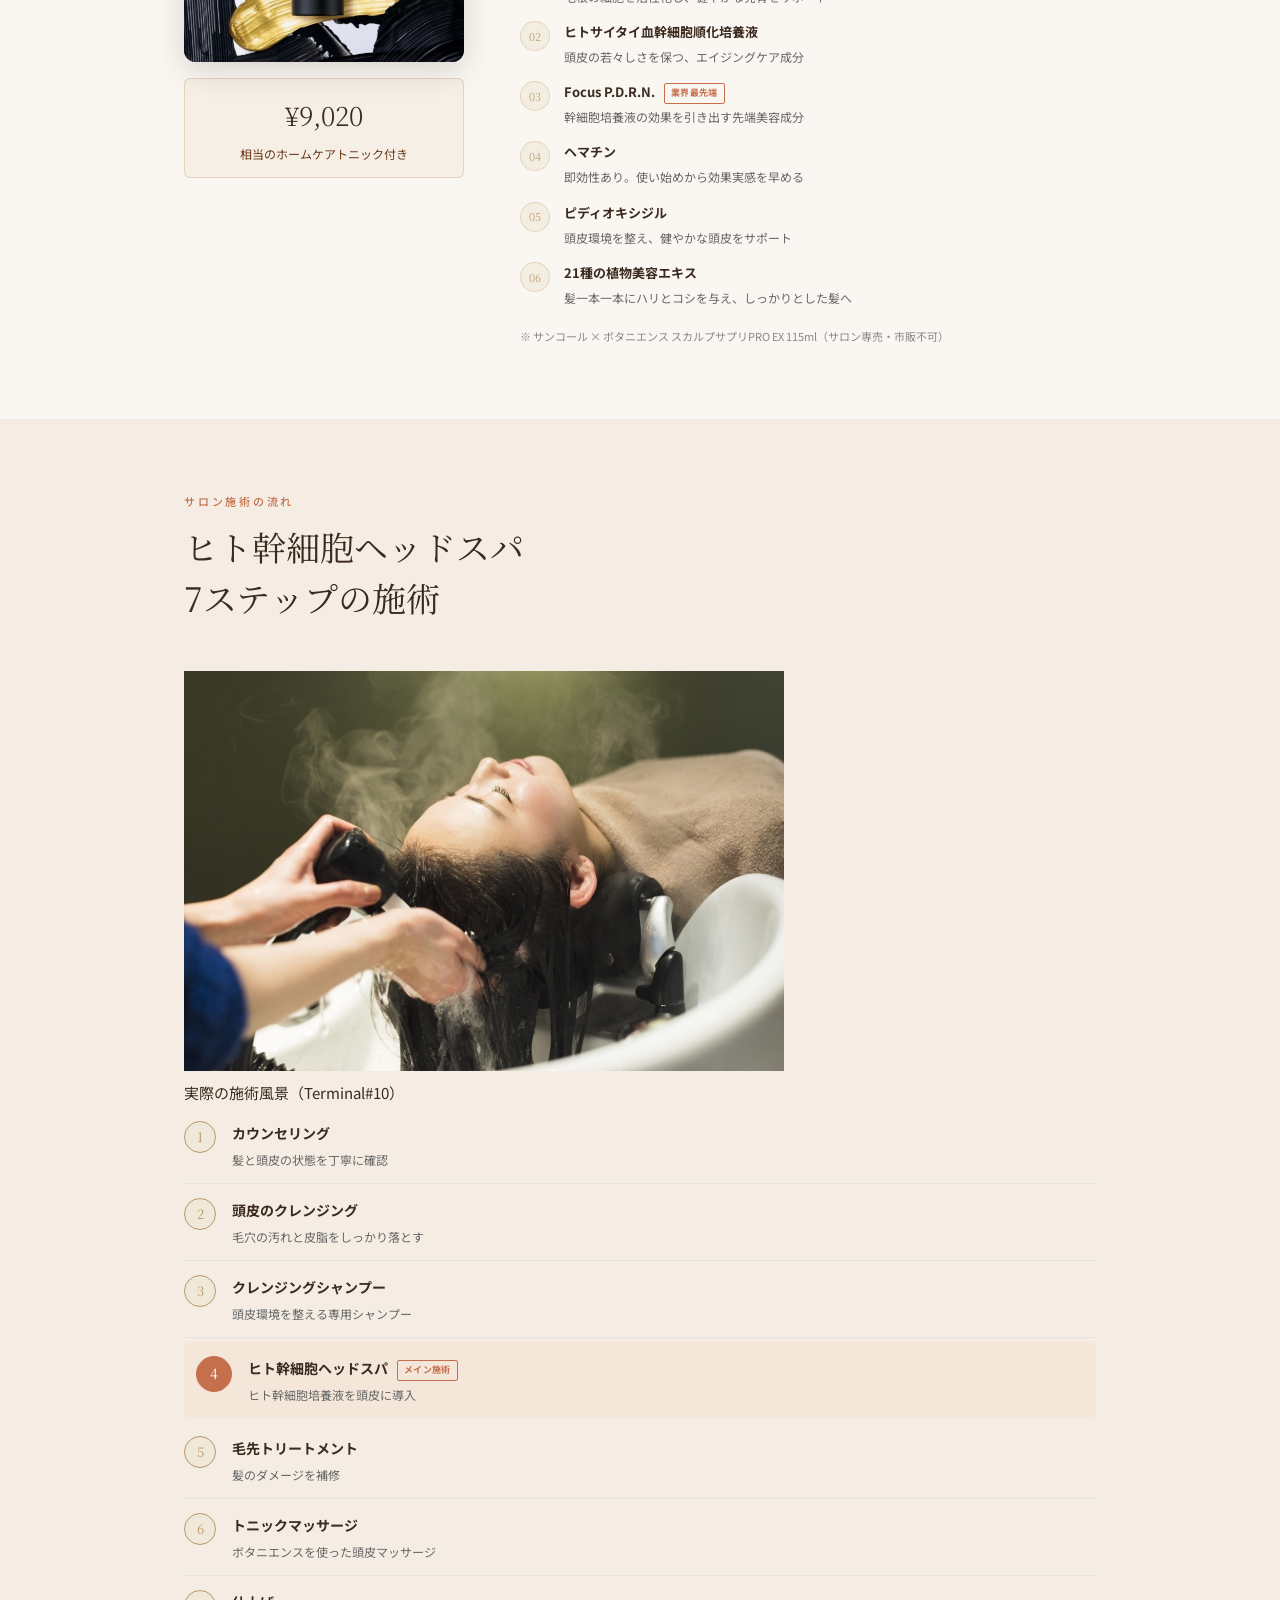
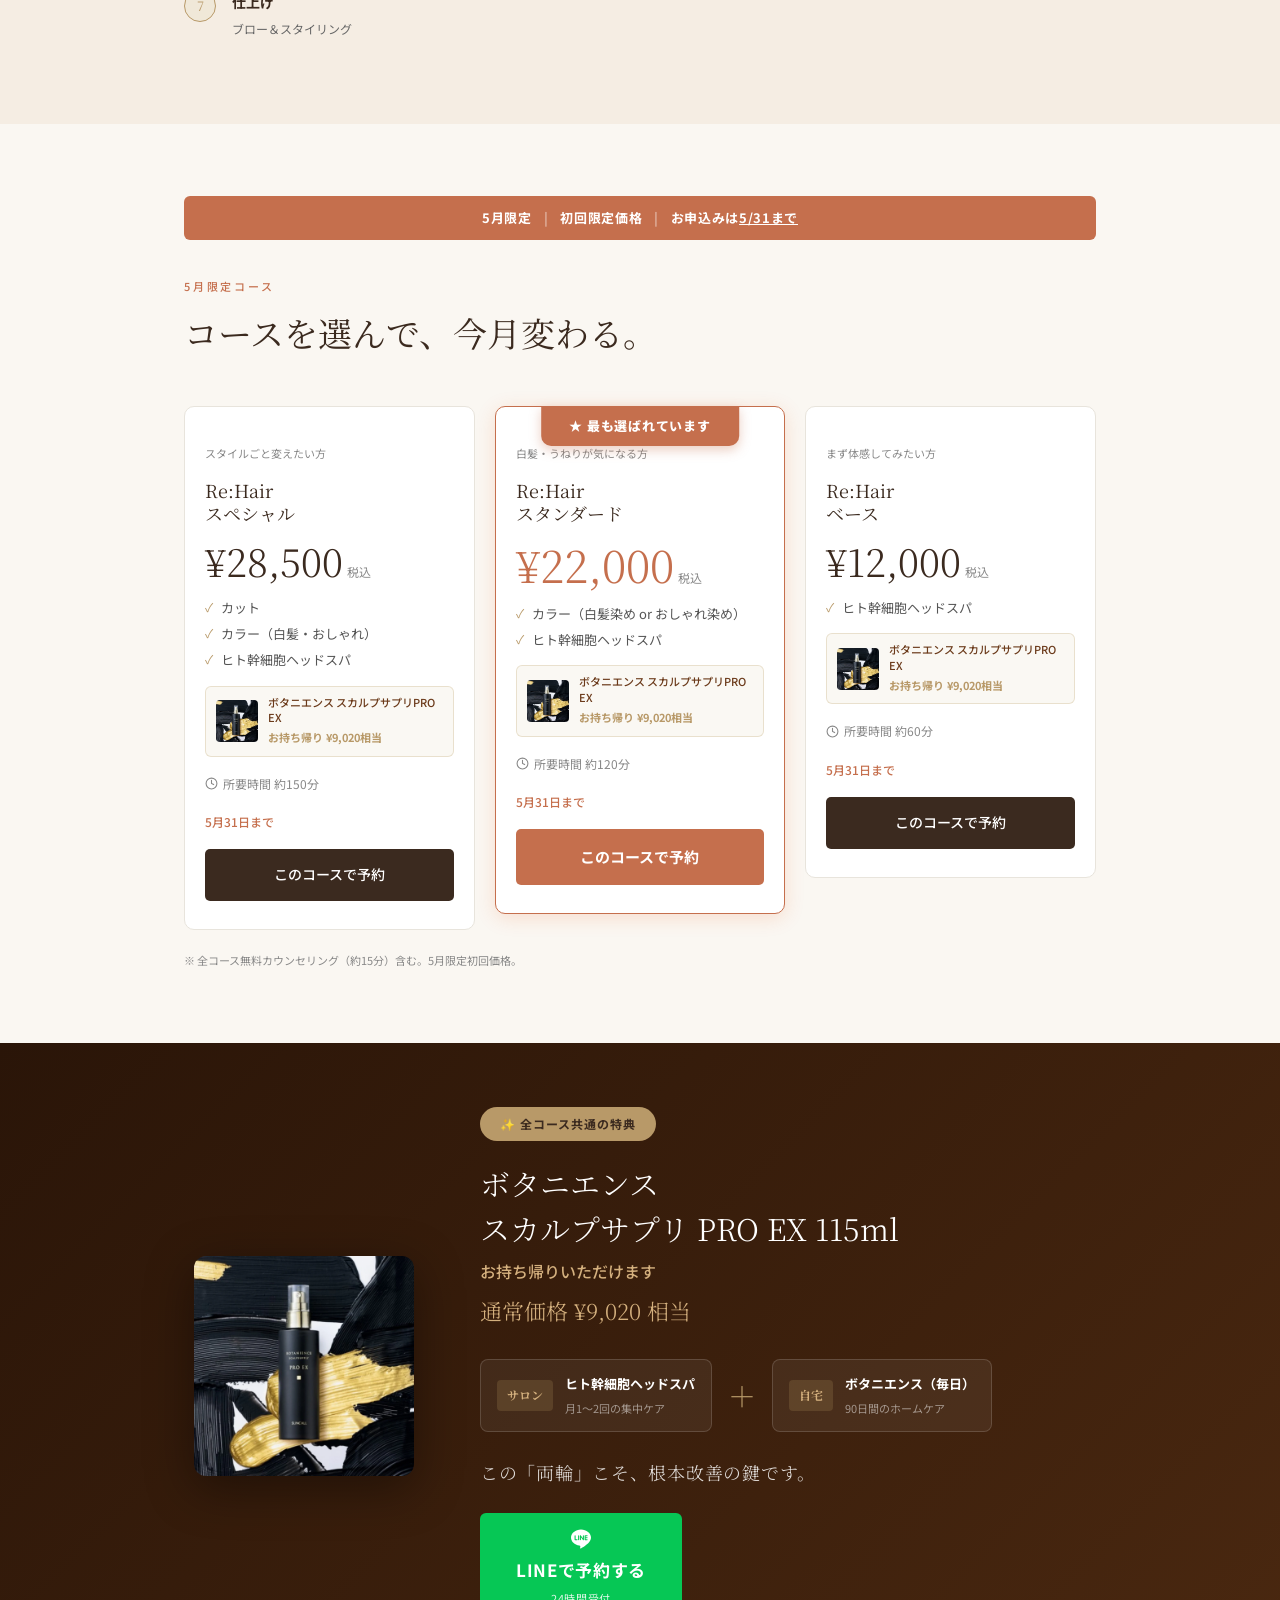
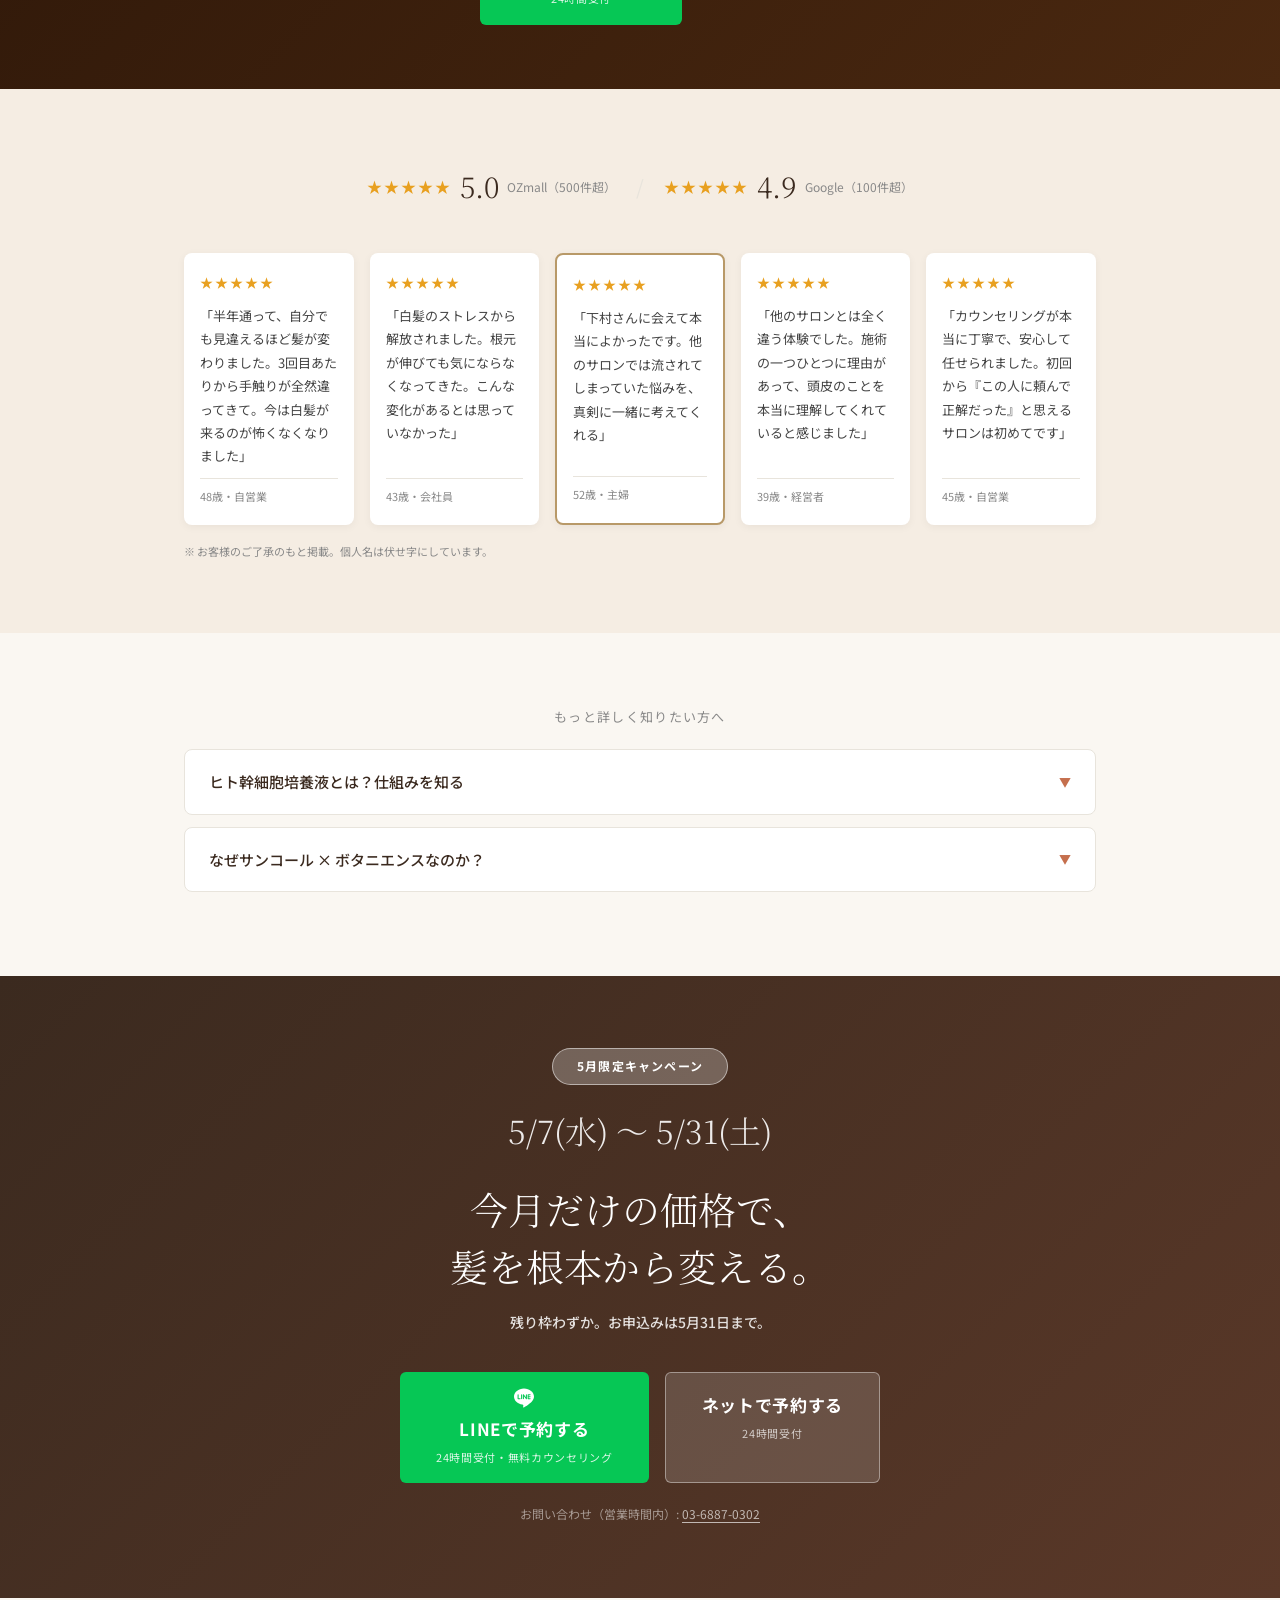
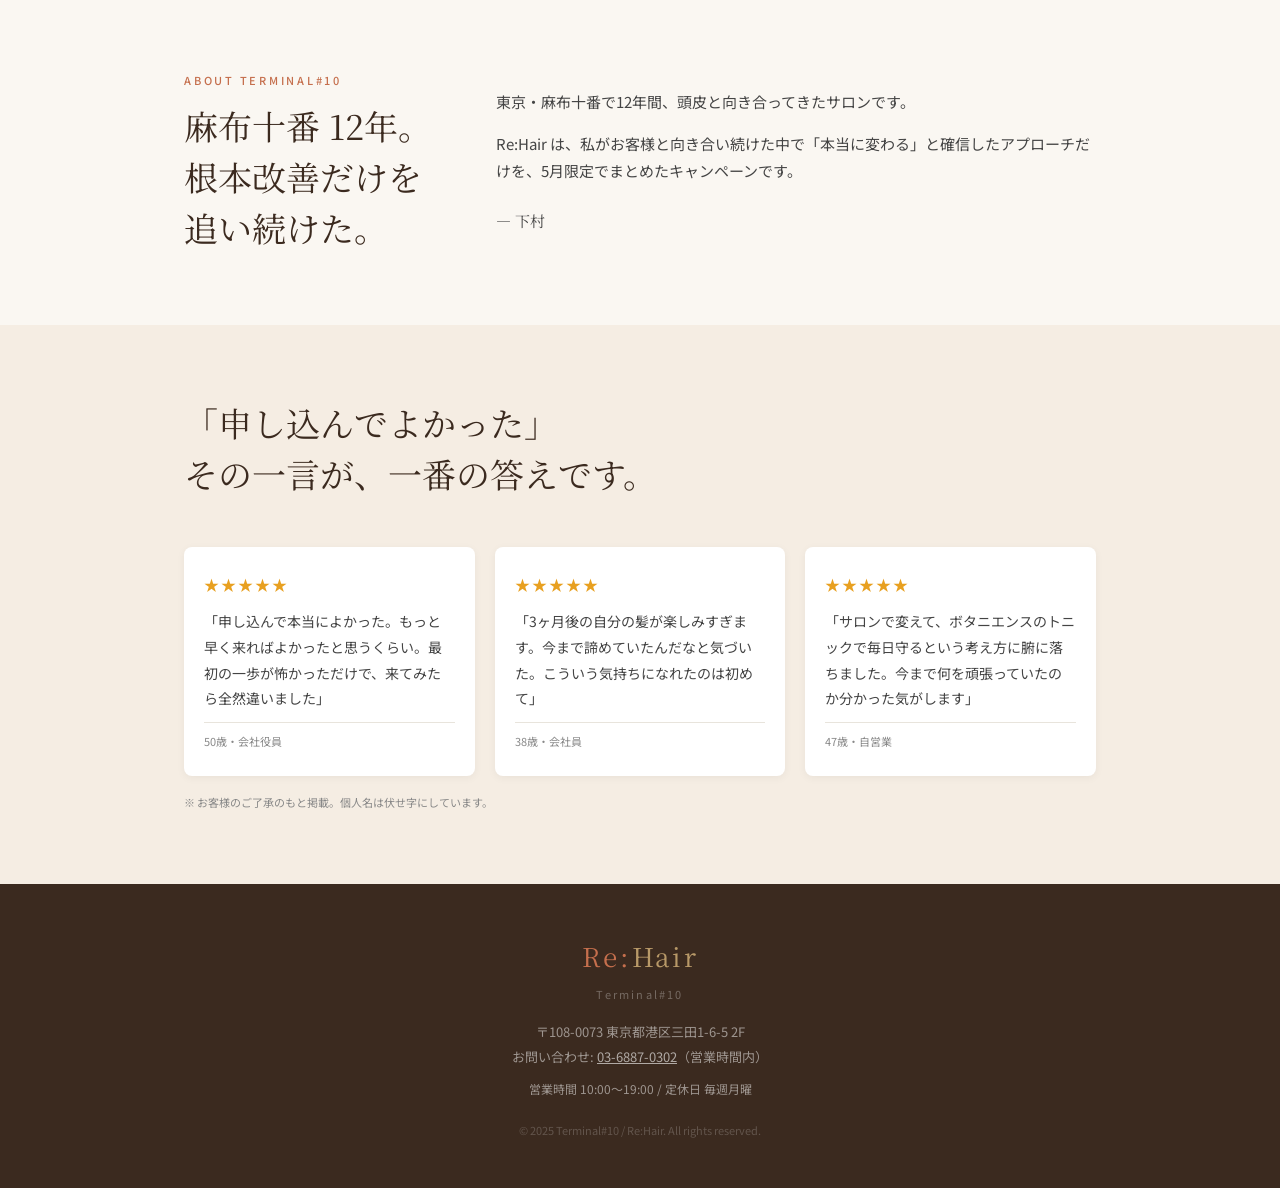
<file: index_v6-backup.html>
<!DOCTYPE html>
<html lang="ja">
<head>
  <meta charset="UTF-8">
  <meta name="viewport" content="width=device-width, initial-scale=1.0">
  <title>Re:Hair | 5月限定キャンペーン｜白髪・薄毛・うねりの根本改善｜麻布十番</title>
  <link rel="stylesheet" href="style.css">
  <link rel="preconnect" href="https://fonts.googleapis.com">
  <link rel="preconnect" href="https://fonts.gstatic.com" crossorigin>
  <link href="https://fonts.googleapis.com/css2?family=Noto+Serif+JP:wght@300;400;600&family=Noto+Sans+JP:wght@300;400;500;700&display=swap" rel="stylesheet">
</head>
<body>

<!-- ============================================================
     1. HERO — キャンペーン特化
============================================================ -->
<section class="hero">
  <div class="hero__badge">5月限定キャンペーン</div>

  <div class="hero__logo">
    <span class="hero__logo-re">Re:</span>Hair
  </div>

  <div class="hero__period">
    <span class="hero__period-date">5/7</span>
    <span class="hero__period-sep">—</span>
    <span class="hero__period-date">5/31</span>
    <span class="hero__period-only">限定</span>
  </div>

  <h1 class="hero__catch">
    白髪・薄毛・うねり、<br>
    根本から変える。
  </h1>
  <p class="hero__sub">麻布十番 Terminal#10｜ヒト幹細胞×ホームケアで根本改善</p>

  <div class="hero__cta">
    <a href="#" class="btn btn--line-hero">
      <svg width="22" height="22" viewBox="0 0 24 24" fill="white" aria-hidden="true"><path d="M19.365 9.863c.349 0 .63.285.63.631 0 .345-.281.63-.63.63H17.61v1.125h1.755c.349 0 .63.283.63.63 0 .344-.281.629-.63.629h-2.386c-.345 0-.627-.285-.627-.629V8.108c0-.345.282-.63.63-.63h2.386c.346 0 .627.285.627.63 0 .349-.281.63-.63.63H17.61v1.125h1.755zm-3.855 3.016c0 .27-.174.51-.432.596-.064.021-.133.031-.199.031-.211 0-.391-.09-.51-.25l-2.443-3.317v2.94c0 .344-.279.629-.631.629-.346 0-.626-.285-.626-.629V8.108c0-.27.173-.51.43-.595.06-.023.136-.033.194-.033.195 0 .375.104.495.254l2.462 3.33V8.108c0-.345.282-.63.63-.63.345 0 .63.285.63.63v4.771zm-5.741 0c0 .344-.282.629-.631.629-.345 0-.627-.285-.627-.629V8.108c0-.345.282-.63.63-.63.346 0 .628.285.628.63v4.771zm-2.466.629H4.917c-.345 0-.63-.285-.63-.629V8.108c0-.345.285-.63.63-.63.348 0 .63.285.63.63v4.141h1.756c.348 0 .629.283.629.63 0 .344-.281.629-.629.629M24 10.314C24 4.943 18.615.572 12 .572S0 4.943 0 10.314c0 4.811 4.27 8.842 10.035 9.608.391.082.923.258 1.058.59.12.301.079.766.038 1.08l-.164 1.02c-.045.301-.24 1.186 1.049.645 1.291-.539 6.916-4.078 9.436-6.975C23.176 14.393 24 12.458 24 10.314"/></svg>
      LINEで予約する
      <small>24時間受付</small>
    </a>
    <a href="https://globaltouchnewyork.wixsite.com/terminal-1" target="_blank" rel="noopener" class="btn btn--net-hero">
      ネットで予約する
      <small>24時間受付</small>
    </a>
  </div>

  <div class="hero__reviews">
    <span class="stars-sm">★★★★★</span> OZmall 5.0（500件超）
    <span class="hero__reviews-sep">／</span>
    <span class="stars-sm">★★★★★</span> Google 4.9（100件超）
  </div>

  <!-- 施術写真 + トニック ビジュアル -->
  <div class="hero__visuals">
    <div class="hero__visual-item">
      <img src="headspa-treatment.jpg"
           alt="Terminal#10 ヒト幹細胞ヘッドスパ 施術風景"
           class="hero__visual-img">
      <span class="hero__visual-label">ヒト幹細胞ヘッドスパ 施術風景</span>
    </div>
    <div class="hero__visual-item hero__visual-item--tonic">
      <img src="botanience-pro-ex.webp"
           alt="BOTANIENCE SCALPSUPPLY PRO EX 115ml - サンコール"
           class="hero__visual-img">
      <span class="hero__visual-label">ホームケアトニック付き<br>¥9,020相当</span>
    </div>
  </div>

  <div class="hero__scroll">scroll ↓</div>
</section>

<!-- ============================================================
     2. WORRY — SVG イラストで悩み可視化
============================================================ -->
<section class="worry section">
  <div class="container">
    <p class="section__eyebrow">こんなお悩みはありませんか</p>
    <h2 class="section__title">35歳を過ぎると、<br>髪が変わります。</h2>

    <div class="worry__grid">

      <!-- 白髪 -->
      <div class="worry__item">
        <div class="worry__illust">
          <svg viewBox="0 0 160 190" fill="none" xmlns="http://www.w3.org/2000/svg" aria-label="白髪を気にする女性のイラスト">
            <!-- 髪（暗い茶色・全体シルエット） -->
            <path d="M80 8 C52 8 32 28 32 64 L32 92 C42 86 60 82 80 82 C100 82 118 86 128 92 L128 64 C128 28 108 8 80 8Z" fill="#3A200E"/>
            <!-- 白髪・グレーの根元（分け目中央） -->
            <path d="M80 8 C76 8 73 11 71 17 L73 38 C75 36 77.5 35 80 35 C82.5 35 85 36 87 38 L89 17 C87 11 84 8 80 8Z" fill="#C2B8A8"/>
            <!-- 髪・サイド（流れ下がる） -->
            <path d="M32 92 L30 172 C36 158 34 142 34 128 L34 92Z" fill="#3A200E"/>
            <path d="M128 92 L130 172 C124 158 126 142 126 128 L126 92Z" fill="#3A200E"/>
            <!-- 顔 -->
            <ellipse cx="80" cy="120" rx="44" ry="50" fill="#F5DCC8"/>
            <!-- ほほ -->
            <ellipse cx="58" cy="128" rx="10" ry="6" fill="#F0A888" opacity="0.2"/>
            <ellipse cx="102" cy="128" rx="10" ry="6" fill="#F0A888" opacity="0.2"/>
            <!-- 眉（内側が少し下がる・心配顔） -->
            <path d="M56 96 C60 93 66 92 71 95" stroke="#2A1508" stroke-width="2.5" fill="none" stroke-linecap="round"/>
            <path d="M89 95 C94 92 100 93 104 96" stroke="#2A1508" stroke-width="2.5" fill="none" stroke-linecap="round"/>
            <!-- 目（白目＋瞳＋ハイライト） -->
            <ellipse cx="63" cy="108" rx="9" ry="8" fill="white"/>
            <circle cx="63.5" cy="109" r="5" fill="#2A1508"/>
            <circle cx="65" cy="107" r="2" fill="white"/>
            <ellipse cx="97" cy="108" rx="9" ry="8" fill="white"/>
            <circle cx="96.5" cy="109" r="5" fill="#2A1508"/>
            <circle cx="98" cy="107" r="2" fill="white"/>
            <!-- 鼻（小さなオーバル） -->
            <ellipse cx="74" cy="124" rx="3" ry="2" fill="#E8A880" opacity="0.45"/>
            <ellipse cx="86" cy="124" rx="3" ry="2" fill="#E8A880" opacity="0.45"/>
            <!-- 口（少し下がり気味） -->
            <path d="M70 140 Q80 137 90 140" stroke="#C09070" stroke-width="2" fill="none" stroke-linecap="round"/>
            <!-- 手（グレー部分に触れる） -->
            <path d="M12 64 C8 58 10 50 16 46 C22 42 30 46 32 54 L34 70 L28 72 C18 70 14 68 12 64Z" fill="#F5DCC8" stroke="#E0C8A8" stroke-width="1"/>
            <!-- グレー部分への点線 -->
            <path d="M34 62 Q50 46 68 28" stroke="#B8B0A0" stroke-width="1.5" stroke-dasharray="4 3" fill="none" stroke-linecap="round"/>
          </svg>
        </div>
        <p class="worry__label">白髪が気になる</p>
        <p class="worry__desc">染めても染めても、追いかけっこが終わらない</p>
      </div>

      <!-- 薄毛 -->
      <div class="worry__item">
        <div class="worry__illust">
          <svg viewBox="0 0 160 190" fill="none" xmlns="http://www.w3.org/2000/svg" aria-label="薄毛を気にする女性のイラスト">
            <!-- 頭皮（薄い毛の隙間から透けて見える） -->
            <ellipse cx="80" cy="62" rx="38" ry="30" fill="#F8E8D8"/>
            <!-- まばらな毛束（左） -->
            <path d="M42 90 C38 70 42 48 52 32" stroke="#3A200E" stroke-width="3" fill="none" stroke-linecap="round"/>
            <path d="M48 88 C44 68 48 46 58 30" stroke="#3A200E" stroke-width="2.5" fill="none" stroke-linecap="round"/>
            <path d="M36 94 C32 76 36 56 46 40" stroke="#5A3818" stroke-width="2" fill="none" stroke-linecap="round"/>
            <!-- まばらな毛束（中央） -->
            <path d="M70 72 C68 52 72 32 78 18" stroke="#3A200E" stroke-width="3" fill="none" stroke-linecap="round"/>
            <path d="M90 72 C92 52 88 32 82 18" stroke="#3A200E" stroke-width="2.5" fill="none" stroke-linecap="round"/>
            <!-- まばらな毛束（右） -->
            <path d="M118 90 C122 70 118 48 108 32" stroke="#3A200E" stroke-width="3" fill="none" stroke-linecap="round"/>
            <path d="M112 88 C116 68 112 46 102 30" stroke="#3A200E" stroke-width="2.5" fill="none" stroke-linecap="round"/>
            <path d="M124 94 C128 76 124 56 114 40" stroke="#5A3818" stroke-width="2" fill="none" stroke-linecap="round"/>
            <!-- 顔 -->
            <ellipse cx="80" cy="120" rx="44" ry="50" fill="#F5DCC8"/>
            <!-- ほほ -->
            <ellipse cx="58" cy="128" rx="10" ry="6" fill="#F0A888" opacity="0.2"/>
            <ellipse cx="102" cy="128" rx="10" ry="6" fill="#F0A888" opacity="0.2"/>
            <!-- 眉 -->
            <path d="M56 96 C60 93 66 92 71 95" stroke="#2A1508" stroke-width="2.5" fill="none" stroke-linecap="round"/>
            <path d="M89 95 C94 92 100 93 104 96" stroke="#2A1508" stroke-width="2.5" fill="none" stroke-linecap="round"/>
            <!-- 目（少し上を向いている） -->
            <ellipse cx="63" cy="108" rx="9" ry="8" fill="white"/>
            <circle cx="63" cy="106" r="5" fill="#2A1508"/>
            <circle cx="64.5" cy="104.5" r="2" fill="white"/>
            <ellipse cx="97" cy="108" rx="9" ry="8" fill="white"/>
            <circle cx="97" cy="106" r="5" fill="#2A1508"/>
            <circle cx="98.5" cy="104.5" r="2" fill="white"/>
            <!-- 鼻 -->
            <ellipse cx="74" cy="124" rx="3" ry="2" fill="#E8A880" opacity="0.45"/>
            <ellipse cx="86" cy="124" rx="3" ry="2" fill="#E8A880" opacity="0.45"/>
            <!-- 口 -->
            <path d="M70 140 Q80 137 90 140" stroke="#C09070" stroke-width="2" fill="none" stroke-linecap="round"/>
            <!-- 頭に乗せた手 -->
            <ellipse cx="80" cy="28" rx="24" ry="11" fill="#F5DCC8" stroke="#E0C8A8" stroke-width="1.2"/>
            <path d="M60 26 L58 15" stroke="#F5DCC8" stroke-width="8" stroke-linecap="round"/>
            <path d="M60 26 L58 15" stroke="#E0C8A8" stroke-width="1.2" stroke-linecap="round"/>
            <path d="M69 23 L68 12" stroke="#F5DCC8" stroke-width="8" stroke-linecap="round"/>
            <path d="M69 23 L68 12" stroke="#E0C8A8" stroke-width="1.2" stroke-linecap="round"/>
            <path d="M80 22 L80 11" stroke="#F5DCC8" stroke-width="8" stroke-linecap="round"/>
            <path d="M80 22 L80 11" stroke="#E0C8A8" stroke-width="1.2" stroke-linecap="round"/>
            <path d="M91 23 L92 12" stroke="#F5DCC8" stroke-width="8" stroke-linecap="round"/>
            <path d="M91 23 L92 12" stroke="#E0C8A8" stroke-width="1.2" stroke-linecap="round"/>
          </svg>
        </div>
        <p class="worry__label">ボリュームが減った</p>
        <p class="worry__desc">分け目や頭頂部が薄くなってきた気がする</p>
      </div>

      <!-- うねり -->
      <div class="worry__item">
        <div class="worry__illust">
          <svg viewBox="0 0 160 190" fill="none" xmlns="http://www.w3.org/2000/svg" aria-label="うねりを気にする女性のイラスト">
            <!-- 左に広がる髪 -->
            <path d="M8 78 C4 58 10 36 26 22 C16 42 14 66 18 90Z" fill="#3A200E"/>
            <path d="M14 76 C10 56 16 34 30 20 C22 40 20 64 24 88Z" fill="#2A1008"/>
            <!-- 右に広がる髪 -->
            <path d="M152 78 C156 58 150 36 134 22 C144 42 146 66 142 90Z" fill="#3A200E"/>
            <path d="M146 76 C150 56 144 34 130 20 C138 40 140 64 136 88Z" fill="#2A1008"/>
            <!-- 髪・上部メイン -->
            <path d="M26 86 C24 50 40 16 80 10 C120 16 136 50 134 86 C124 80 104 76 80 76 C56 76 36 80 26 86Z" fill="#3A200E"/>
            <!-- うねり突起（左） -->
            <path d="M20 52 C12 44 6 34 10 24 C18 32 24 42 28 54Z" fill="#3A200E"/>
            <path d="M30 28 C24 16 28 6 36 10 C35 22 32 28 34 38Z" fill="#4A2810"/>
            <!-- うねり突起（右） -->
            <path d="M140 52 C148 44 154 34 150 24 C142 32 136 42 132 54Z" fill="#3A200E"/>
            <path d="M130 28 C136 16 132 6 124 10 C125 22 128 28 126 38Z" fill="#4A2810"/>
            <!-- 毛先うねり（左） -->
            <path d="M18 90 C10 98 6 114 14 126 C20 118 22 106 26 94Z" fill="#3A200E"/>
            <path d="M18 126 C12 136 14 150 22 156 C26 144 24 132 22 124Z" fill="#2A1008"/>
            <!-- 毛先うねり（右） -->
            <path d="M142 90 C150 98 154 114 146 126 C140 118 138 106 134 94Z" fill="#3A200E"/>
            <path d="M142 126 C148 136 146 150 138 156 C134 144 136 132 138 124Z" fill="#2A1008"/>
            <!-- 顔 -->
            <ellipse cx="80" cy="118" rx="44" ry="50" fill="#F5DCC8"/>
            <!-- ほほ -->
            <ellipse cx="58" cy="126" rx="10" ry="6" fill="#F0A888" opacity="0.2"/>
            <ellipse cx="102" cy="126" rx="10" ry="6" fill="#F0A888" opacity="0.2"/>
            <!-- 眉 -->
            <path d="M56 96 C60 93 66 92 71 95" stroke="#2A1508" stroke-width="2.5" fill="none" stroke-linecap="round"/>
            <path d="M89 95 C94 92 100 93 104 96" stroke="#2A1508" stroke-width="2.5" fill="none" stroke-linecap="round"/>
            <!-- 目 -->
            <ellipse cx="63" cy="108" rx="9" ry="8" fill="white"/>
            <circle cx="63" cy="106" r="5" fill="#2A1508"/>
            <circle cx="64.5" cy="104.5" r="2" fill="white"/>
            <ellipse cx="97" cy="108" rx="9" ry="8" fill="white"/>
            <circle cx="97" cy="106" r="5" fill="#2A1508"/>
            <circle cx="98.5" cy="104.5" r="2" fill="white"/>
            <!-- 鼻 -->
            <ellipse cx="74" cy="122" rx="3" ry="2" fill="#E8A880" opacity="0.45"/>
            <ellipse cx="86" cy="122" rx="3" ry="2" fill="#E8A880" opacity="0.45"/>
            <!-- 口 -->
            <path d="M70 138 Q80 135 90 138" stroke="#C09070" stroke-width="2" fill="none" stroke-linecap="round"/>
            <!-- 湿気の水滴 -->
            <ellipse cx="12" cy="36" rx="4" ry="5.5" fill="#88B4CC" opacity="0.65"/>
            <ellipse cx="148" cy="42" rx="3.5" ry="5" fill="#88B4CC" opacity="0.6"/>
            <ellipse cx="4" cy="56" rx="3" ry="4.5" fill="#88B4CC" opacity="0.5"/>
            <ellipse cx="156" cy="62" rx="3" ry="4.5" fill="#88B4CC" opacity="0.5"/>
            <ellipse cx="10" cy="22" rx="2.5" ry="3.5" fill="#88B4CC" opacity="0.4"/>
          </svg>
        </div>
        <p class="worry__label">うねりが出る</p>
        <p class="worry__desc">湿気の日はスタイルが決まらない、縮毛矯正の繰り返し</p>
      </div>

    </div>

    <div class="worry__cause">
      <p>これらは全て、<strong>頭皮の細胞レベルの問題</strong>です。</p>
      <p>表面のケアでは届かない場所に、Re:Hair はアプローチします。</p>
    </div>
  </div>
</section>

<!-- ============================================================
     3. SOLUTION — サロン＋ホームの両輪
============================================================ -->
<section class="solution section section--warm">
  <div class="container">
    <p class="section__eyebrow">Re:Hair のアプローチ</p>
    <h2 class="section__title">サロンと自宅の「両輪」で<br>根本から変わる。</h2>

    <div class="solution__two-track">
      <div class="solution__track">
        <div class="solution__track-icon">
          <svg viewBox="0 0 64 64" fill="none" xmlns="http://www.w3.org/2000/svg">
            <circle cx="32" cy="32" r="30" fill="rgba(184,154,94,0.12)" stroke="#b89a5e" stroke-width="1.5"/>
            <ellipse cx="32" cy="28" rx="12" ry="10" fill="none" stroke="#b89a5e" stroke-width="1.5"/>
            <path d="M20 24 Q12 24 10 30 Q12 36 20 36" stroke="#b89a5e" stroke-width="1.2" fill="none" stroke-linecap="round" opacity="0.6"/>
            <path d="M44 24 Q52 24 54 30 Q52 36 44 36" stroke="#b89a5e" stroke-width="1.2" fill="none" stroke-linecap="round" opacity="0.6"/>
            <path d="M18 44 Q32 40 46 44 L48 52 L16 52Z" fill="#b89a5e" opacity="0.35"/>
            <path d="M32 12 L33 15 L36 15 L34 17 L35 20 L32 18 L29 20 L30 17 L28 15 L31 15Z" fill="#b89a5e" opacity="0.7"/>
          </svg>
        </div>
        <div class="solution__track-type">サロン施術</div>
        <div class="solution__track-name">ヒト幹細胞<br>ヘッドスパ</div>
        <p class="solution__track-desc">プロが毛乳頭まで幹細胞を届ける、集中ケア</p>
      </div>

      <div class="solution__plus">+</div>

      <div class="solution__track">
        <div class="solution__track-icon solution__track-icon--home">
          <img src="botanience-pro-ex.webp" alt="ボタニエンス スカルプサプリPRO EX" class="solution__track-tonic">
        </div>
        <div class="solution__track-type">ホームケア</div>
        <div class="solution__track-name">ボタニエンス<br>スカルプサプリ PRO EX</div>
        <p class="solution__track-desc">毎日、自宅で頭皮に幹細胞を届ける</p>
      </div>
    </div>

    <div class="solution__arrow-down">↓</div>

    <div class="solution__result-box">
      <span>白髪</span>
      <span class="solution__result-sep">/</span>
      <span>薄毛</span>
      <span class="solution__result-sep">/</span>
      <span>うねり</span>
      <strong>に根本からアプローチ</strong>
    </div>

    <p class="solution__desc">
      ヒト幹細胞ヘッドスパ（サロン施術）と、ヒト幹細胞を頭皮に導入できるトニック（ホームケア）。<br>
      この2つの組み合わせで、白髪・薄毛・うねりに根本からアプローチします。
    </p>

    <p class="solution__note">
      <a href="#details" class="solution__detail-link">ヒト幹細胞・ボタニエンスの詳しい説明を読む ▼</a>
    </p>
  </div>
</section>

<!-- ============================================================
     4. BOTANIENCE — ホームケアトニック専用セクション
============================================================ -->
<section class="botanience section" id="tonic">
  <div class="container">
    <p class="section__eyebrow">ホームケアトニック</p>
    <h2 class="section__title">サンコール × ボタニエンス<br><em class="botanience__product-name">スカルプサプリ PRO EX 115ml</em></h2>

    <div class="botanience__inner">
      <div class="botanience__visual">
        <div class="botanience__img-frame">
          <img src="botanience-pro-ex.webp"
               alt="BOTANIENCE SCALPSUPPLY PRO EX 115ml - サンコール"
               class="botanience__img">
          <div class="botanience__official">正規品・サロン専売</div>
        </div>
        <div class="botanience__value">
          <span class="botanience__value-price">¥9,020</span>
          <span class="botanience__value-label">相当のホームケアトニック付き</span>
        </div>
      </div>

      <div class="botanience__info">
        <div class="botanience__dual-badge">
          <span>スカルプケア</span>
          <span class="botanience__dual-x">×</span>
          <span>エイジングケア</span>
          <strong>の両立</strong>
        </div>
        <p class="botanience__lead">業界最先端の成分を毎日、自宅で。サロン施術と組み合わせることで、根本改善の効果を日々継続させます。</p>
        <p class="botanience__ingredients-title">主要成分</p>
        <ul class="botanience__ingredients">
          <li class="botanience__ingredient">
            <span class="botanience__ingredient-num">01</span>
            <div><strong>ヒト毛根幹細胞順化培養液</strong><p>毛根の細胞を活性化し、健やかな発育をサポート</p></div>
          </li>
          <li class="botanience__ingredient">
            <span class="botanience__ingredient-num">02</span>
            <div><strong>ヒトサイタイ血幹細胞順化培養液</strong><p>頭皮の若々しさを保つ、エイジングケア成分</p></div>
          </li>
          <li class="botanience__ingredient">
            <span class="botanience__ingredient-num">03</span>
            <div><strong>Focus P.D.R.N. <span class="ingredient-advance">業界最先端</span></strong><p>幹細胞培養液の効果を引き出す先端美容成分</p></div>
          </li>
          <li class="botanience__ingredient">
            <span class="botanience__ingredient-num">04</span>
            <div><strong>ヘマチン</strong><p>即効性あり。使い始めから効果実感を早める</p></div>
          </li>
          <li class="botanience__ingredient">
            <span class="botanience__ingredient-num">05</span>
            <div><strong>ピディオキシジル</strong><p>頭皮環境を整え、健やかな頭皮をサポート</p></div>
          </li>
          <li class="botanience__ingredient">
            <span class="botanience__ingredient-num">06</span>
            <div><strong>21種の植物美容エキス</strong><p>髪一本一本にハリとコシを与え、しっかりとした髪へ</p></div>
          </li>
        </ul>
        <p class="botanience__footnote">※ サンコール × ボタニエンス スカルプサプリPRO EX 115ml（サロン専売・市販不可）</p>
      </div>
    </div>
  </div>
</section>

<!-- ============================================================
     5. HEADSPA FLOW — 7ステップ施術フロー
============================================================ -->
<section class="headspa section section--warm" id="headspa">
  <div class="container">
    <p class="section__eyebrow">サロン施術の流れ</p>
    <h2 class="section__title">ヒト幹細胞ヘッドスパ<br>7ステップの施術</h2>

    <div class="headspa__inner">

      <!-- 施術写真 -->
      <div class="headspa__photo">
        <img src="headspa-treatment.jpg"
             alt="Terminal#10 ヒト幹細胞ヘッドスパ 施術風景"
             class="headspa__img">
        <p class="headspa__photo-caption">実際の施術風景（Terminal#10）</p>
      </div>

      <!-- ステップフロー -->
      <div class="headspa__steps">
        <div class="headspa__step">
          <div class="headspa__step-num">1</div>
          <div class="headspa__step-content">
            <strong>カウンセリング</strong>
            <p>髪と頭皮の状態を丁寧に確認</p>
          </div>
        </div>
        <div class="headspa__step">
          <div class="headspa__step-num">2</div>
          <div class="headspa__step-content">
            <strong>頭皮のクレンジング</strong>
            <p>毛穴の汚れと皮脂をしっかり落とす</p>
          </div>
        </div>
        <div class="headspa__step">
          <div class="headspa__step-num">3</div>
          <div class="headspa__step-content">
            <strong>クレンジングシャンプー</strong>
            <p>頭皮環境を整える専用シャンプー</p>
          </div>
        </div>
        <div class="headspa__step headspa__step--main">
          <div class="headspa__step-num headspa__step-num--main">4</div>
          <div class="headspa__step-content">
            <strong>ヒト幹細胞ヘッドスパ <span class="step-main-tag">メイン施術</span></strong>
            <p>ヒト幹細胞培養液を頭皮に導入</p>
          </div>
        </div>
        <div class="headspa__step">
          <div class="headspa__step-num">5</div>
          <div class="headspa__step-content">
            <strong>毛先トリートメント</strong>
            <p>髪のダメージを補修</p>
          </div>
        </div>
        <div class="headspa__step">
          <div class="headspa__step-num">6</div>
          <div class="headspa__step-content">
            <strong>トニックマッサージ</strong>
            <p>ボタニエンスを使った頭皮マッサージ</p>
          </div>
        </div>
        <div class="headspa__step">
          <div class="headspa__step-num">7</div>
          <div class="headspa__step-content">
            <strong>仕上げ</strong>
            <p>ブロー＆スタイリング</p>
          </div>
        </div>
      </div>

    </div>
  </div>
</section>

<!-- ============================================================
     6. COURSES — 早期提示・価格大きく
============================================================ -->
<section class="courses section" id="courses">
  <div class="container">
    <div class="courses__banner">
      <span>5月限定</span>
      <span class="courses__banner-sep">|</span>
      <span>初回限定価格</span>
      <span class="courses__banner-sep">|</span>
      <span>お申込みは<strong>5/31まで</strong></span>
    </div>

    <p class="section__eyebrow">5月限定コース</p>
    <h2 class="section__title">コースを選んで、今月変わる。</h2>

    <div class="courses__grid">

      <!-- スペシャル（松） -->
      <div class="course">
        <p class="course__for">スタイルごと変えたい方</p>
        <h3 class="course__name">Re:Hair<br>スペシャル</h3>
        <div class="course__price-wrap">
          <div class="course__price">¥28,500</div>
          <span class="course__tax">税込</span>
        </div>
        <ul class="course__items">
          <li>カット</li>
          <li>カラー（白髪・おしゃれ）</li>
          <li>ヒト幹細胞ヘッドスパ</li>
        </ul>
        <div class="course__tonic-row">
          <img src="botanience-pro-ex.webp" alt="ボタニエンス スカルプサプリPRO EX" class="course__tonic-mini">
          <div class="course__tonic-info">
            <span class="course__tonic-name">ボタニエンス スカルプサプリPRO EX</span>
            <span class="course__tonic-value">お持ち帰り ¥9,020相当</span>
          </div>
        </div>
        <div class="course__time-row">
          <svg width="13" height="13" viewBox="0 0 24 24" fill="none" stroke="currentColor" stroke-width="2" stroke-linecap="round" aria-hidden="true"><circle cx="12" cy="12" r="10"/><polyline points="12,6 12,12 16,14"/></svg>
          <span>所要時間 約150分</span>
        </div>
        <p class="course__cta-urgency">5月31日まで</p>
        <a href="#reserve" class="btn btn--course">このコースで予約</a>
      </div>

      <!-- スタンダード（竹・推奨） -->
      <div class="course course--featured">
        <div class="course__ribbon">★ 最も選ばれています</div>
        <p class="course__for">白髪・うねりが気になる方</p>
        <h3 class="course__name">Re:Hair<br>スタンダード</h3>
        <div class="course__price-wrap">
          <div class="course__price course__price--featured">¥22,000</div>
          <span class="course__tax">税込</span>
        </div>
        <ul class="course__items">
          <li>カラー（白髪染め or おしゃれ染め）</li>
          <li>ヒト幹細胞ヘッドスパ</li>
        </ul>
        <div class="course__tonic-row">
          <img src="botanience-pro-ex.webp" alt="ボタニエンス スカルプサプリPRO EX" class="course__tonic-mini">
          <div class="course__tonic-info">
            <span class="course__tonic-name">ボタニエンス スカルプサプリPRO EX</span>
            <span class="course__tonic-value">お持ち帰り ¥9,020相当</span>
          </div>
        </div>
        <div class="course__time-row">
          <svg width="13" height="13" viewBox="0 0 24 24" fill="none" stroke="currentColor" stroke-width="2" stroke-linecap="round" aria-hidden="true"><circle cx="12" cy="12" r="10"/><polyline points="12,6 12,12 16,14"/></svg>
          <span>所要時間 約120分</span>
        </div>
        <p class="course__cta-urgency">5月31日まで</p>
        <a href="#reserve" class="btn btn--course-featured">このコースで予約</a>
      </div>

      <!-- ベース（梅） -->
      <div class="course">
        <p class="course__for">まず体感してみたい方</p>
        <h3 class="course__name">Re:Hair<br>ベース</h3>
        <div class="course__price-wrap">
          <div class="course__price">¥12,000</div>
          <span class="course__tax">税込</span>
        </div>
        <ul class="course__items">
          <li>ヒト幹細胞ヘッドスパ</li>
        </ul>
        <div class="course__tonic-row">
          <img src="botanience-pro-ex.webp" alt="ボタニエンス スカルプサプリPRO EX" class="course__tonic-mini">
          <div class="course__tonic-info">
            <span class="course__tonic-name">ボタニエンス スカルプサプリPRO EX</span>
            <span class="course__tonic-value">お持ち帰り ¥9,020相当</span>
          </div>
        </div>
        <div class="course__time-row">
          <svg width="13" height="13" viewBox="0 0 24 24" fill="none" stroke="currentColor" stroke-width="2" stroke-linecap="round" aria-hidden="true"><circle cx="12" cy="12" r="10"/><polyline points="12,6 12,12 16,14"/></svg>
          <span>所要時間 約60分</span>
        </div>
        <p class="course__cta-urgency">5月31日まで</p>
        <a href="#reserve" class="btn btn--course">このコースで予約</a>
      </div>

    </div>

    <p class="courses__note">
      ※ 全コース無料カウンセリング（約15分）含む。5月限定初回価格。
    </p>
  </div>
</section>

<!-- ============================================================
     7. HOME CARE BONUS — 全コース共通特典（強調）
============================================================ -->
<section class="home-bonus section">
  <div class="container">
    <div class="home-bonus__inner">

      <!-- 商品写真 -->
      <div class="home-bonus__visual">
        <img src="botanience-pro-ex.webp"
             alt="BOTANIENCE SCALPSUPPLY PRO EX 115ml - サンコール"
             class="home-bonus__img">
      </div>

      <!-- テキスト -->
      <div class="home-bonus__text">
        <div class="home-bonus__tag">✨ 全コース共通の特典</div>
        <h2 class="home-bonus__title">
          ボタニエンス<br>スカルプサプリ PRO EX 115ml
        </h2>
        <p class="home-bonus__sub">お持ち帰りいただけます</p>
        <p class="home-bonus__value">通常価格 ¥9,020 相当</p>

        <div class="home-bonus__cycle">
          <div class="home-bonus__cycle-item">
            <div class="home-bonus__cycle-num">サロン</div>
            <div class="home-bonus__cycle-detail">
              <strong>ヒト幹細胞ヘッドスパ</strong>
              <small>月1〜2回の集中ケア</small>
            </div>
          </div>
          <div class="home-bonus__cycle-plus">＋</div>
          <div class="home-bonus__cycle-item">
            <div class="home-bonus__cycle-num">自宅</div>
            <div class="home-bonus__cycle-detail">
              <strong>ボタニエンス（毎日）</strong>
              <small>90日間のホームケア</small>
            </div>
          </div>
        </div>

        <p class="home-bonus__message">
          この「両輪」こそ、根本改善の鍵です。
        </p>
        <a href="#reserve" class="btn btn--line-hero home-bonus__btn">
          <svg width="20" height="20" viewBox="0 0 24 24" fill="white" aria-hidden="true"><path d="M19.365 9.863c.349 0 .63.285.63.631 0 .345-.281.63-.63.63H17.61v1.125h1.755c.349 0 .63.283.63.63 0 .344-.281.629-.63.629h-2.386c-.345 0-.627-.285-.627-.629V8.108c0-.345.282-.63.63-.63h2.386c.346 0 .627.285.627.63 0 .349-.281.63-.63.63H17.61v1.125h1.755zm-3.855 3.016c0 .27-.174.51-.432.596-.064.021-.133.031-.199.031-.211 0-.391-.09-.51-.25l-2.443-3.317v2.94c0 .344-.279.629-.631.629-.346 0-.626-.285-.626-.629V8.108c0-.27.173-.51.43-.595.06-.023.136-.033.194-.033.195 0 .375.104.495.254l2.462 3.33V8.108c0-.345.282-.63.63-.63.345 0 .63.285.63.63v4.771zm-5.741 0c0 .344-.282.629-.631.629-.345 0-.627-.285-.627-.629V8.108c0-.345.282-.63.63-.63.346 0 .628.285.628.63v4.771zm-2.466.629H4.917c-.345 0-.63-.285-.63-.629V8.108c0-.345.285-.63.63-.63.348 0 .63.285.63.63v4.141h1.756c.348 0 .629.283.629.63 0 .344-.281.629-.629.629M24 10.314C24 4.943 18.615.572 12 .572S0 4.943 0 10.314c0 4.811 4.27 8.842 10.035 9.608.391.082.923.258 1.058.59.12.301.079.766.038 1.08l-.164 1.02c-.045.301-.24 1.186 1.049.645 1.291-.539 6.916-4.078 9.436-6.975C23.176 14.393 24 12.458 24 10.314"/></svg>
          LINEで予約する
          <small>24時間受付</small>
        </a>
      </div>

    </div>
  </div>
</section>

<!-- ============================================================
     8. REVIEWS — お客様の声（5件）
============================================================ -->
<section class="reviews section section--warm">
  <div class="container">
    <div class="reviews__scores">
      <div class="reviews__score-block">
        <span class="stars">★★★★★</span>
        <span class="reviews__score-num">5.0</span>
        <span class="reviews__score-label">OZmall（500件超）</span>
      </div>
      <div class="reviews__score-sep">/</div>
      <div class="reviews__score-block">
        <span class="stars">★★★★★</span>
        <span class="reviews__score-num">4.9</span>
        <span class="reviews__score-label">Google（100件超）</span>
      </div>
    </div>

    <div class="reviews__grid">
      <div class="review-card">
        <div class="stars">★★★★★</div>
        <p>「半年通って、自分でも見違えるほど髪が変わりました。3回目あたりから手触りが全然違ってきて。今は白髪が来るのが怖くなくなりました」</p>
        <span class="review-card__meta">48歳・自営業</span>
      </div>
      <div class="review-card">
        <div class="stars">★★★★★</div>
        <p>「白髪のストレスから解放されました。根元が伸びても気にならなくなってきた。こんな変化があるとは思っていなかった」</p>
        <span class="review-card__meta">43歳・会社員</span>
      </div>
      <div class="review-card review-card--accent">
        <div class="stars">★★★★★</div>
        <p>「下村さんに会えて本当によかったです。他のサロンでは流されてしまっていた悩みを、真剣に一緒に考えてくれる」</p>
        <span class="review-card__meta">52歳・主婦</span>
      </div>
      <div class="review-card">
        <div class="stars">★★★★★</div>
        <p>「他のサロンとは全く違う体験でした。施術の一つひとつに理由があって、頭皮のことを本当に理解してくれていると感じました」</p>
        <span class="review-card__meta">39歳・経営者</span>
      </div>
      <div class="review-card">
        <div class="stars">★★★★★</div>
        <p>「カウンセリングが本当に丁寧で、安心して任せられました。初回から『この人に頼んで正解だった』と思えるサロンは初めてです」</p>
        <span class="review-card__meta">45歳・自営業</span>
      </div>
    </div>
    <p class="reviews__note">※ お客様のご了承のもと掲載。個人名は伏せ字にしています。</p>
  </div>
</section>

<!-- ============================================================
     9. DETAILS — 折りたたみ詳細
============================================================ -->
<section class="details-section section" id="details">
  <div class="container">
    <p class="details-section__lead">もっと詳しく知りたい方へ</p>

    <details class="detail-card">
      <summary class="detail-card__trigger">
        <span>ヒト幹細胞培養液とは？仕組みを知る</span>
        <span class="detail-card__arrow">▼</span>
      </summary>
      <div class="detail-card__body">
        <p>ヒト幹細胞の培養液には、細胞の修復・再生を促す<strong>サイトカインや成長因子</strong>が豊富に含まれています。これを頭皮から浸透させることで、毛乳頭細胞・毛母細胞に直接働きかけます。</p>
        <div class="detail-diagram">
          <div class="detail-diagram__layer detail-diagram__layer--surface">
            <span>毛幹（見えている髪）</span><span class="detail-tag">シャンプー・トリートメント</span>
          </div>
          <div class="detail-diagram__arrow">↓</div>
          <div class="detail-diagram__layer detail-diagram__layer--mid">
            <span>毛根・毛球部</span><span class="detail-tag">一般的なヘアケア</span>
          </div>
          <div class="detail-diagram__arrow detail-diagram__arrow--gold">↓ Re:Hair はここまで届く</div>
          <div class="detail-diagram__layer detail-diagram__layer--deep">
            <span><strong>毛乳頭細胞・毛母細胞</strong><br><small>Re:Hair ターゲット領域</small></span>
          </div>
        </div>
        <div class="detail-effects">
          <div class="detail-effect"><span class="detail-effect__dot"></span><div><strong>白髪：</strong>メラノサイトへの働きかけで、色素細胞をサポート</div></div>
          <div class="detail-effect"><span class="detail-effect__dot"></span><div><strong>薄毛：</strong>毛母細胞の分裂促進・毛周期の正常化</div></div>
          <div class="detail-effect"><span class="detail-effect__dot"></span><div><strong>うねり：</strong>毛根のゆがみ補正・均一な細胞分裂をサポート</div></div>
        </div>
        <p class="detail-note">※効果には個人差があります。医薬品ではなく化粧品成分として作用します。</p>
      </div>
    </details>

    <details class="detail-card">
      <summary class="detail-card__trigger">
        <span>なぜサンコール × ボタニエンスなのか？</span>
        <span class="detail-card__arrow">▼</span>
      </summary>
      <div class="detail-card__body">
        <p class="detail-intro-quote">「12年間、数多くのケア製品を試してきた中で、本当に変わったという声を一番多くいただいたのがこの製品でした。」— 下村</p>
        <p><strong>ボタニエンス スカルプサプリPRO EX 115ml</strong>は、ヒト毛根幹細胞・ヒトサイタイ血幹細胞の2種の培養液と、業界最先端の「Focus P.D.R.N.」を配合したサロン専売トニックです。</p>
        <div class="detail-compare">
          <div class="detail-compare__head"></div>
          <div class="detail-compare__head detail-compare__head--bad">市販品</div>
          <div class="detail-compare__head detail-compare__head--good">ボタニエンス</div>
          <div class="detail-compare__label">幹細胞濃度</div>
          <div class="detail-compare__bad">✕ 微量</div>
          <div class="detail-compare__good">◎ 毛乳頭まで届く濃度</div>
          <div class="detail-compare__label">品質設計</div>
          <div class="detail-compare__bad">✕ 一般向け</div>
          <div class="detail-compare__good">◎ サロンプロ専用</div>
          <div class="detail-compare__label">入手方法</div>
          <div class="detail-compare__bad">△ 誰でも購入可</div>
          <div class="detail-compare__good">◎ サロン限定・市販不可</div>
          <div class="detail-compare__label">使い方指導</div>
          <div class="detail-compare__bad">✕ なし</div>
          <div class="detail-compare__good">◎ プロが直接レクチャー</div>
        </div>
        <p class="detail-note">※ サンコール × ボタニエンス スカルプサプリPRO EX 115ml（サロン専売・市販不可）</p>
      </div>
    </details>
  </div>
</section>

<!-- ============================================================
     10. CTA #2 — 申込導線
============================================================ -->
<section class="cta-section section section--campaign" id="reserve">
  <div class="container">
    <div class="cta-section__badge">5月限定キャンペーン</div>
    <div class="cta-section__period">5/7(水) 〜 5/31(土)</div>
    <h2 class="cta-section__title">
      今月だけの価格で、<br>髪を根本から変える。
    </h2>
    <p class="cta-section__urgency">残り枠わずか。お申込みは5月31日まで。</p>
    <div class="cta-section__buttons">
      <a href="#" class="btn btn--line-hero">
        <svg width="20" height="20" viewBox="0 0 24 24" fill="white" aria-hidden="true"><path d="M19.365 9.863c.349 0 .63.285.63.631 0 .345-.281.63-.63.63H17.61v1.125h1.755c.349 0 .63.283.63.63 0 .344-.281.629-.63.629h-2.386c-.345 0-.627-.285-.627-.629V8.108c0-.345.282-.63.63-.63h2.386c.346 0 .627.285.627.63 0 .349-.281.63-.63.63H17.61v1.125h1.755zm-3.855 3.016c0 .27-.174.51-.432.596-.064.021-.133.031-.199.031-.211 0-.391-.09-.51-.25l-2.443-3.317v2.94c0 .344-.279.629-.631.629-.346 0-.626-.285-.626-.629V8.108c0-.27.173-.51.43-.595.06-.023.136-.033.194-.033.195 0 .375.104.495.254l2.462 3.33V8.108c0-.345.282-.63.63-.63.345 0 .63.285.63.63v4.771zm-5.741 0c0 .344-.282.629-.631.629-.345 0-.627-.285-.627-.629V8.108c0-.345.282-.63.63-.63.346 0 .628.285.628.63v4.771zm-2.466.629H4.917c-.345 0-.63-.285-.63-.629V8.108c0-.345.285-.63.63-.63.348 0 .63.285.63.63v4.141h1.756c.348 0 .629.283.629.63 0 .344-.281.629-.629.629M24 10.314C24 4.943 18.615.572 12 .572S0 4.943 0 10.314c0 4.811 4.27 8.842 10.035 9.608.391.082.923.258 1.058.59.12.301.079.766.038 1.08l-.164 1.02c-.045.301-.24 1.186 1.049.645 1.291-.539 6.916-4.078 9.436-6.975C23.176 14.393 24 12.458 24 10.314"/></svg>
        LINEで予約する
        <small>24時間受付・無料カウンセリング</small>
      </a>
      <a href="https://globaltouchnewyork.wixsite.com/terminal-1" target="_blank" rel="noopener" class="btn btn--net-hero">
        ネットで予約する
        <small>24時間受付</small>
      </a>
    </div>
    <p class="cta-section__tel">お問い合わせ（営業時間内）: <a href="tel:03-6887-0302">03-6887-0302</a></p>
  </div>
</section>

<!-- ============================================================
     11. ABOUT — 短く
============================================================ -->
<section class="about section">
  <div class="container">
    <div class="about__inner">
      <div>
        <p class="section__eyebrow">About Terminal#10</p>
        <h2 class="section__title section__title--left">麻布十番 12年。<br>根本改善だけを<br>追い続けた。</h2>
      </div>
      <div class="about__text">
        <p>東京・麻布十番で12年間、頭皮と向き合ってきたサロンです。</p>
        <p>Re:Hair は、私がお客様と向き合い続けた中で「本当に変わる」と確信したアプローチだけを、5月限定でまとめたキャンペーンです。</p>
        <p class="about__sign">— 下村</p>
      </div>
    </div>
  </div>
</section>

<!-- ============================================================
     12. FINAL REVIEWS — 背中を押す3件
============================================================ -->
<section class="reviews-final section section--warm">
  <div class="container">
    <h2 class="section__title">「申し込んでよかった」<br>その一言が、一番の答えです。</h2>
    <div class="reviews-final__grid">
      <div class="review-card-final">
        <div class="stars">★★★★★</div>
        <p>「申し込んで本当によかった。もっと早く来ればよかったと思うくらい。最初の一歩が怖かっただけで、来てみたら全然違いました」</p>
        <span>50歳・会社役員</span>
      </div>
      <div class="review-card-final">
        <div class="stars">★★★★★</div>
        <p>「3ヶ月後の自分の髪が楽しみすぎます。今まで諦めていたんだなと気づいた。こういう気持ちになれたのは初めて」</p>
        <span>38歳・会社員</span>
      </div>
      <div class="review-card-final">
        <div class="stars">★★★★★</div>
        <p>「サロンで変えて、ボタニエンスのトニックで毎日守るという考え方に腑に落ちました。今まで何を頑張っていたのか分かった気がします」</p>
        <span>47歳・自営業</span>
      </div>
    </div>
    <p class="reviews__note">※ お客様のご了承のもと掲載。個人名は伏せ字にしています。</p>
  </div>
</section>

<!-- ============================================================
     13. FOOTER
============================================================ -->
<footer class="footer">
  <div class="container">
    <p class="footer__logo"><span class="footer__logo-re">Re:</span>Hair</p>
    <p class="footer__salon">Terminal#10</p>
    <p class="footer__info">
      〒108-0073 東京都港区三田1-6-5 2F<br>
      お問い合わせ: <a href="tel:03-6887-0302">03-6887-0302</a>（営業時間内）
    </p>
    <p class="footer__hours">営業時間 10:00〜19:00 / 定休日 毎週月曜</p>
    <p class="footer__copy">© 2025 Terminal#10 / Re:Hair. All rights reserved.</p>
  </div>
</footer>

</body>
</html>
</file>
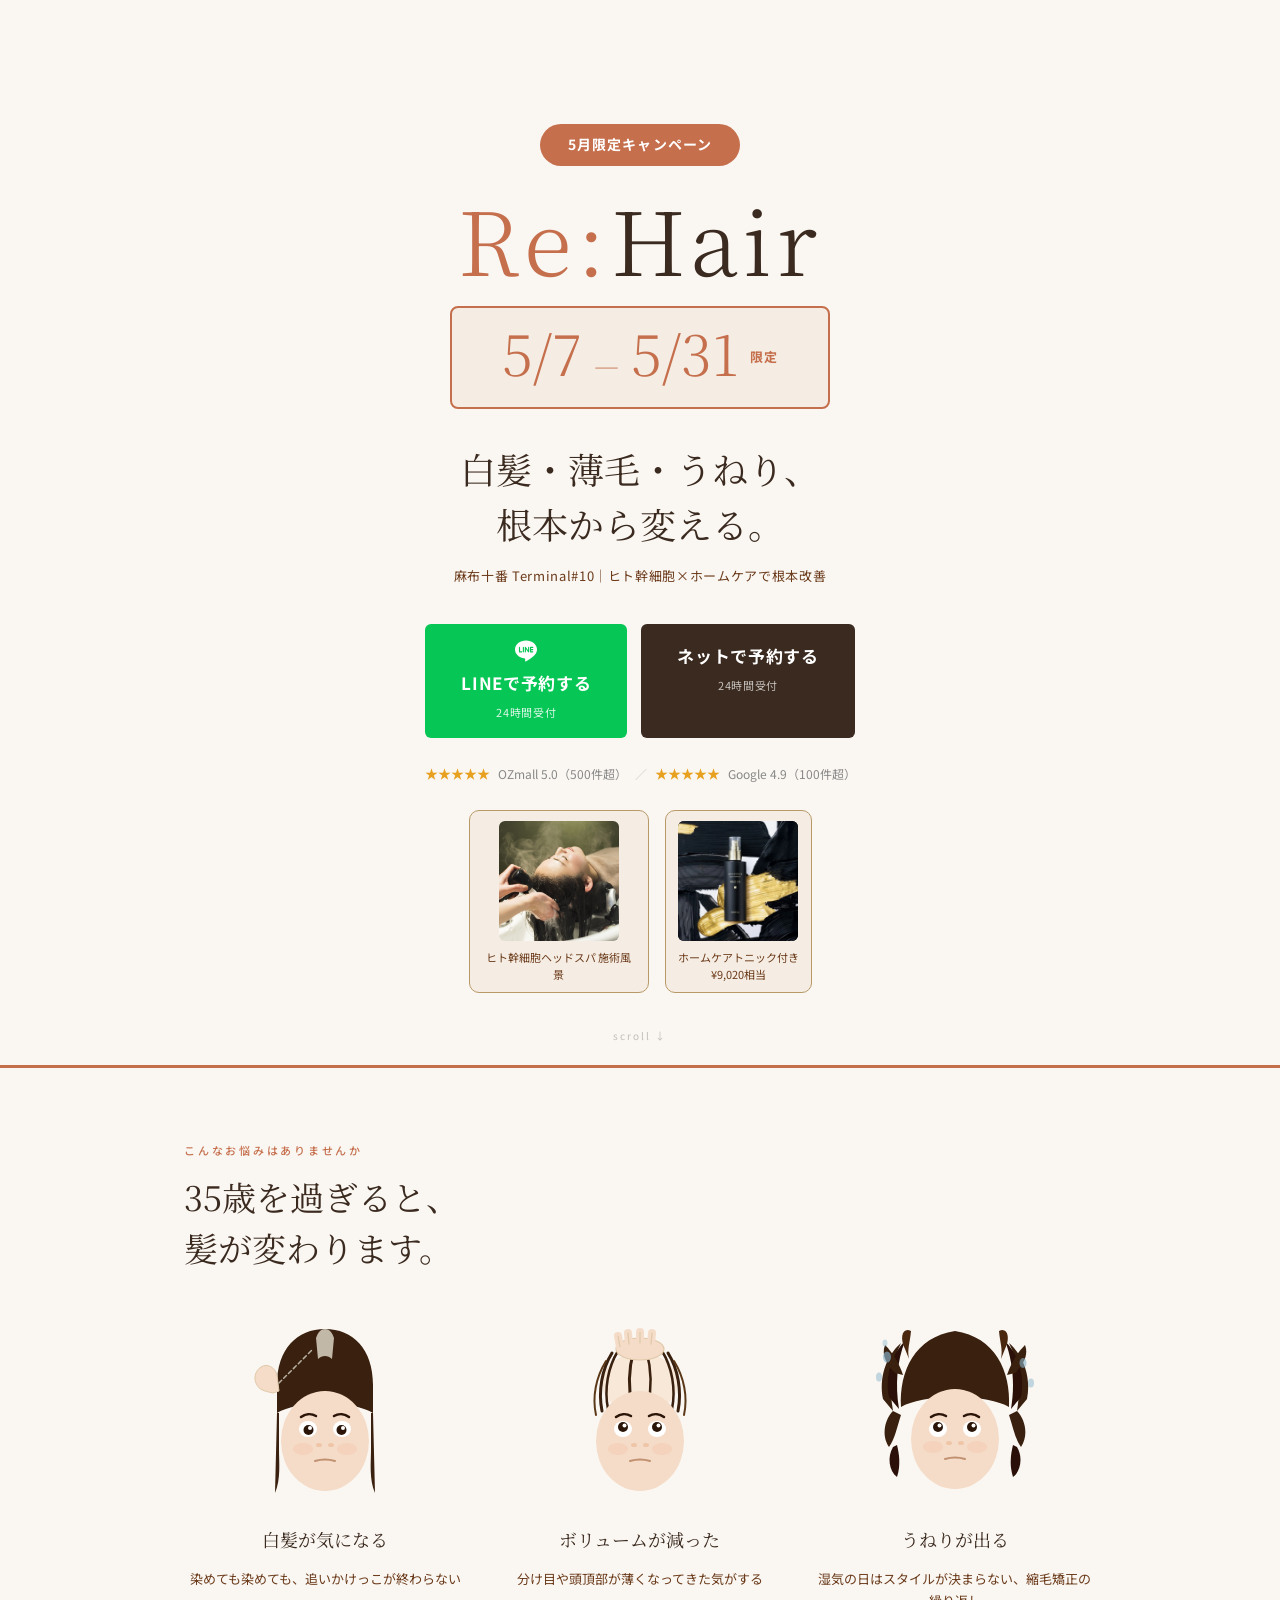
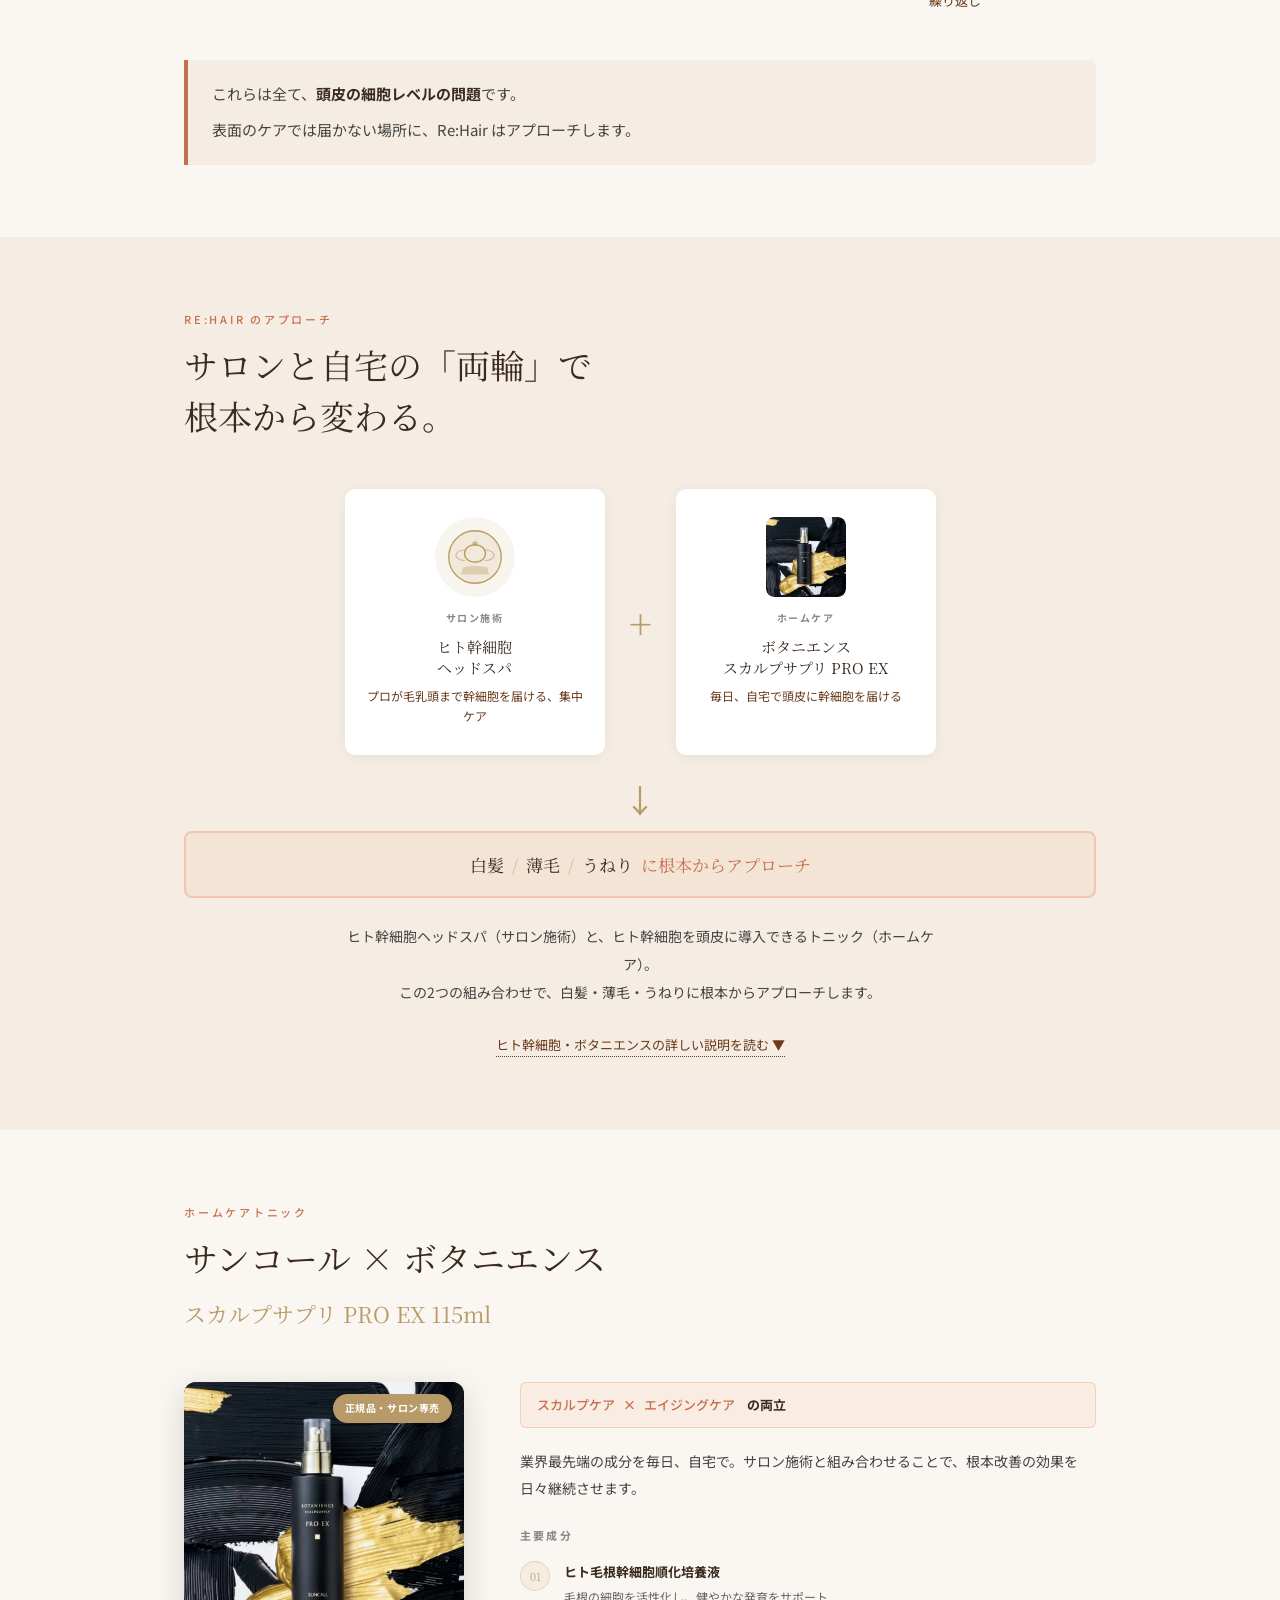
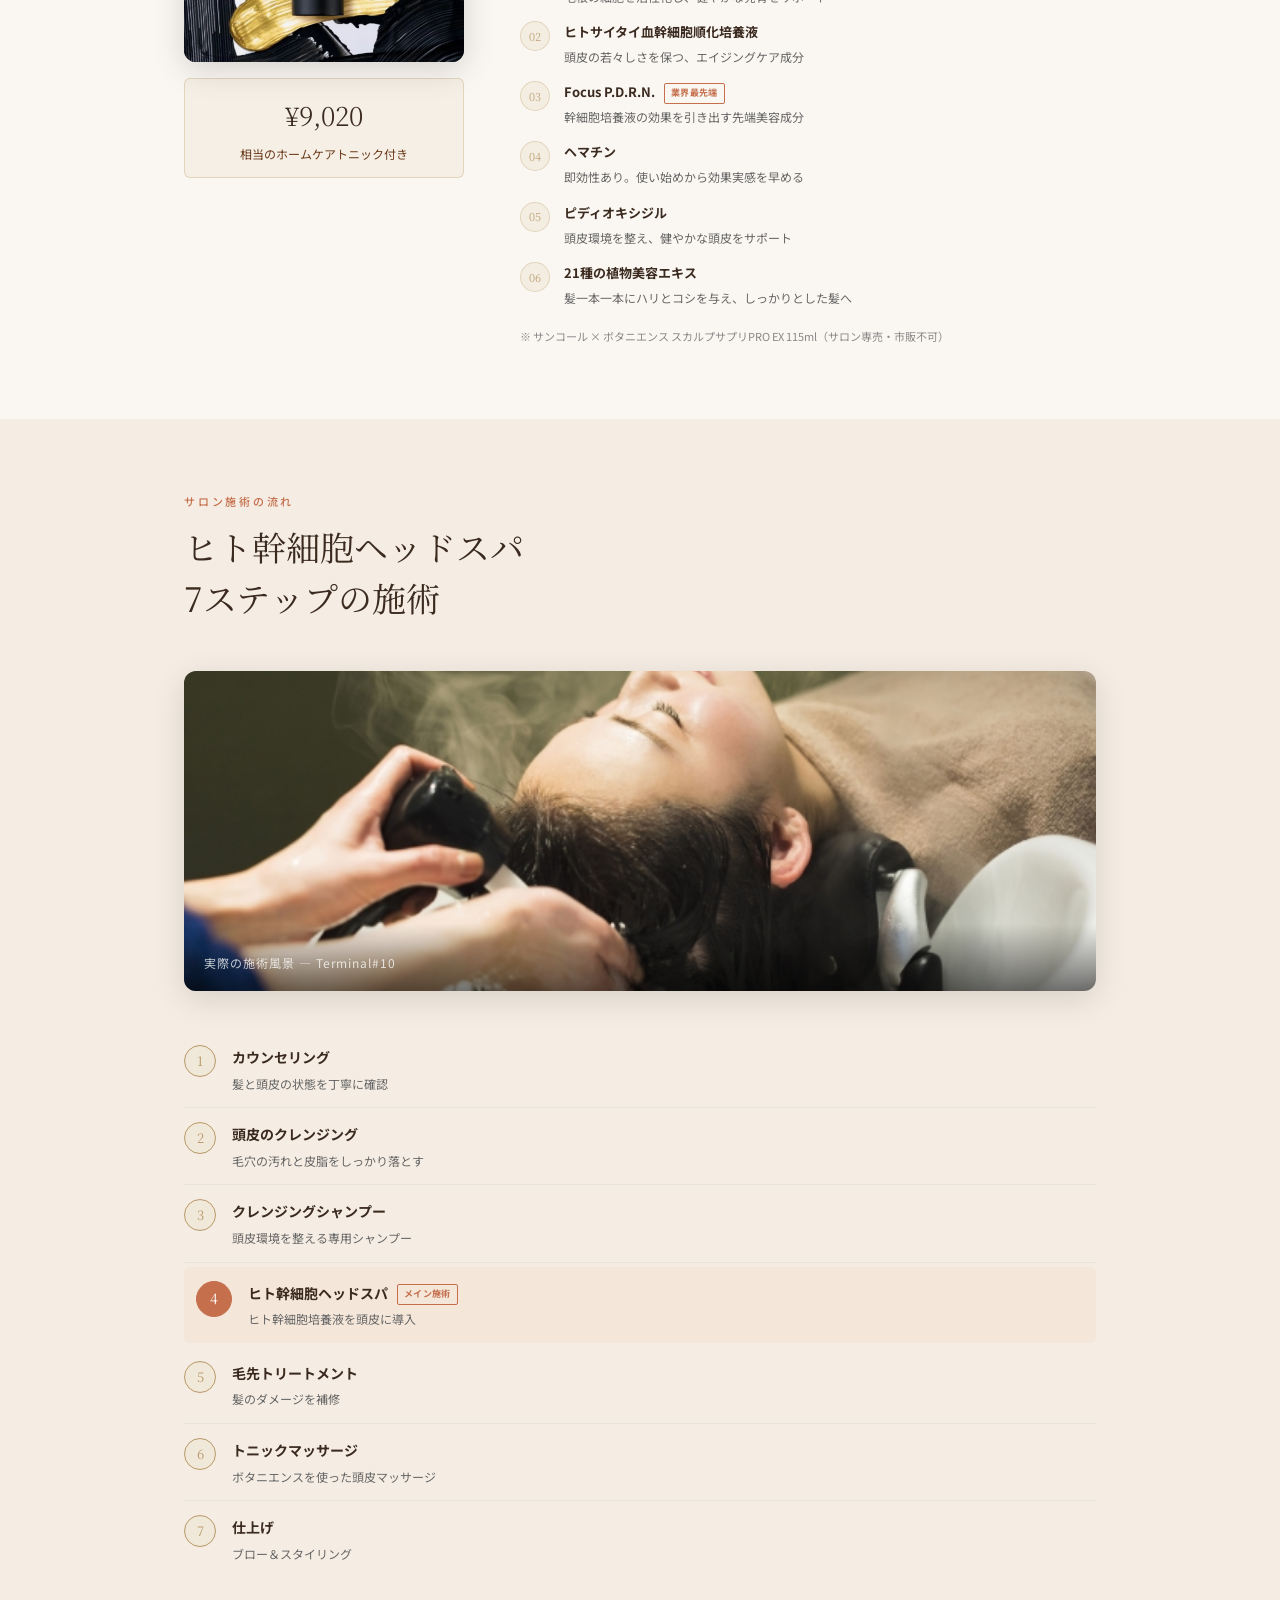
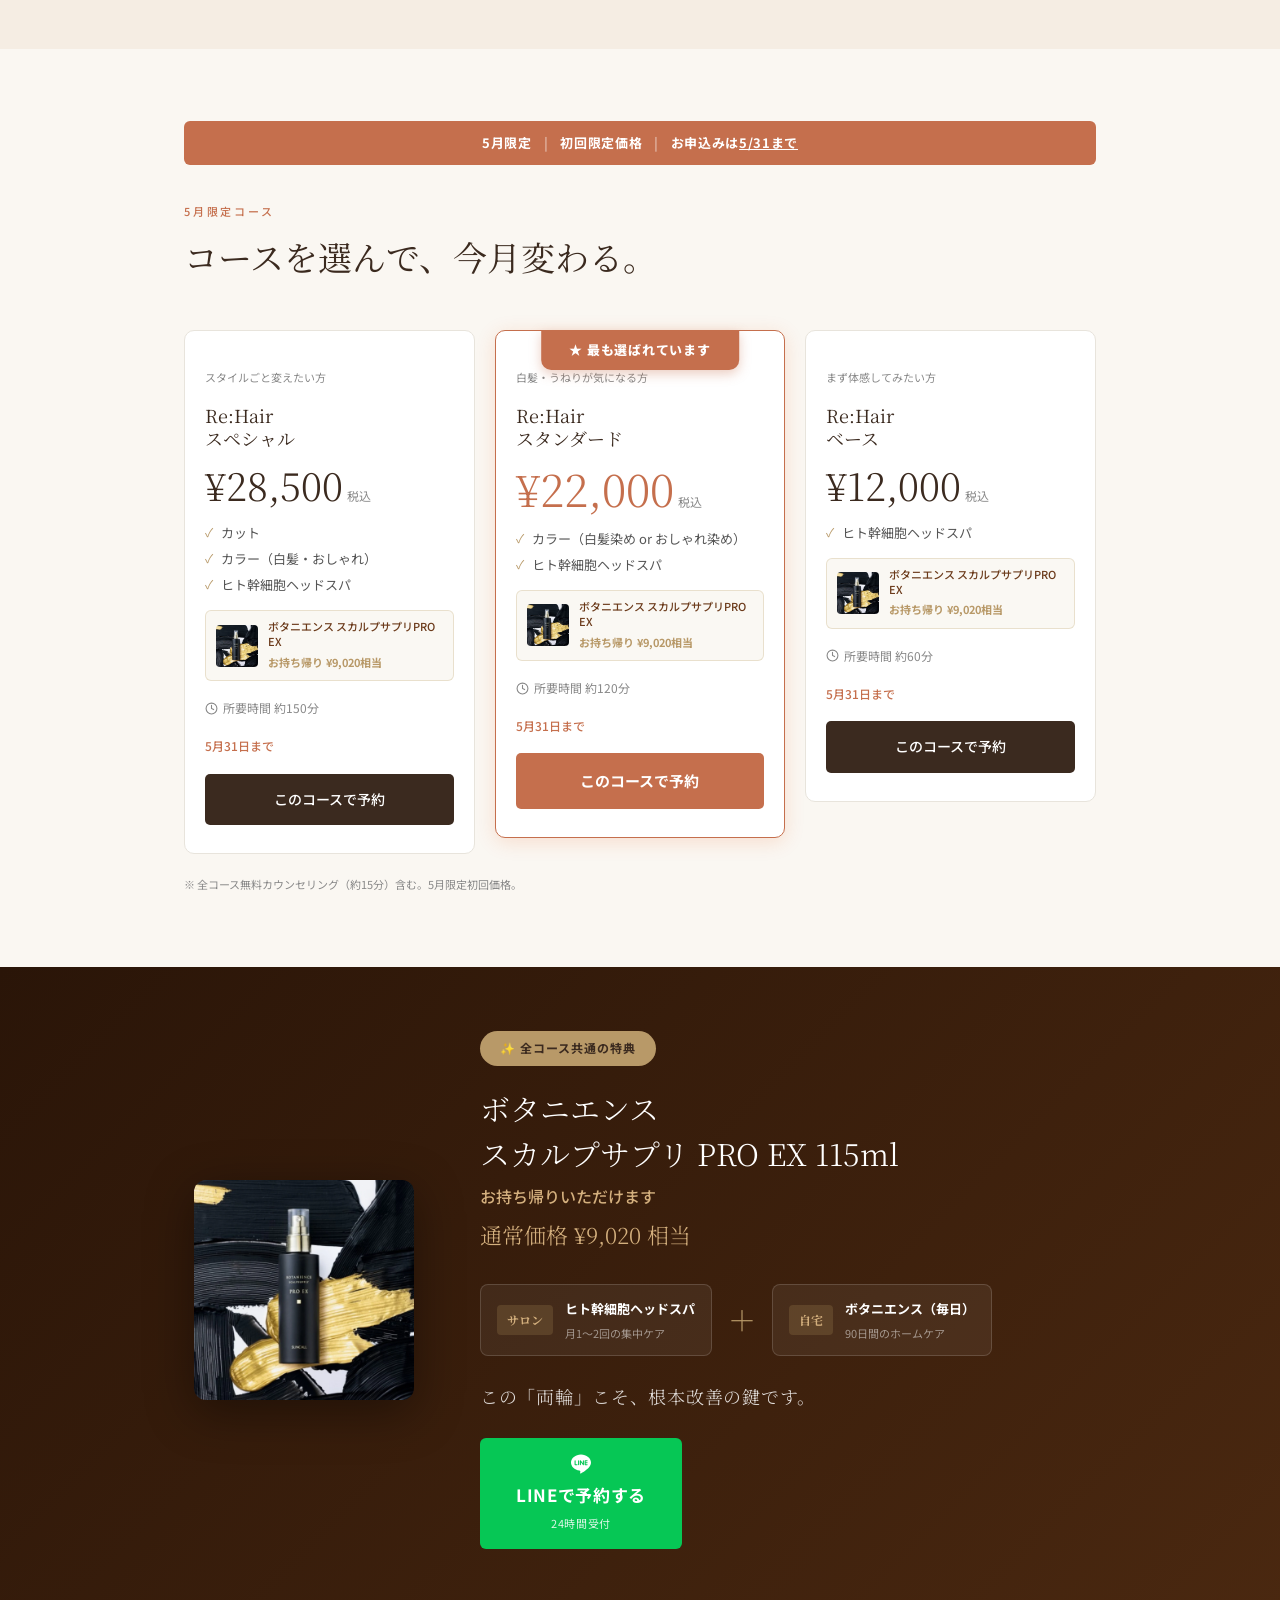
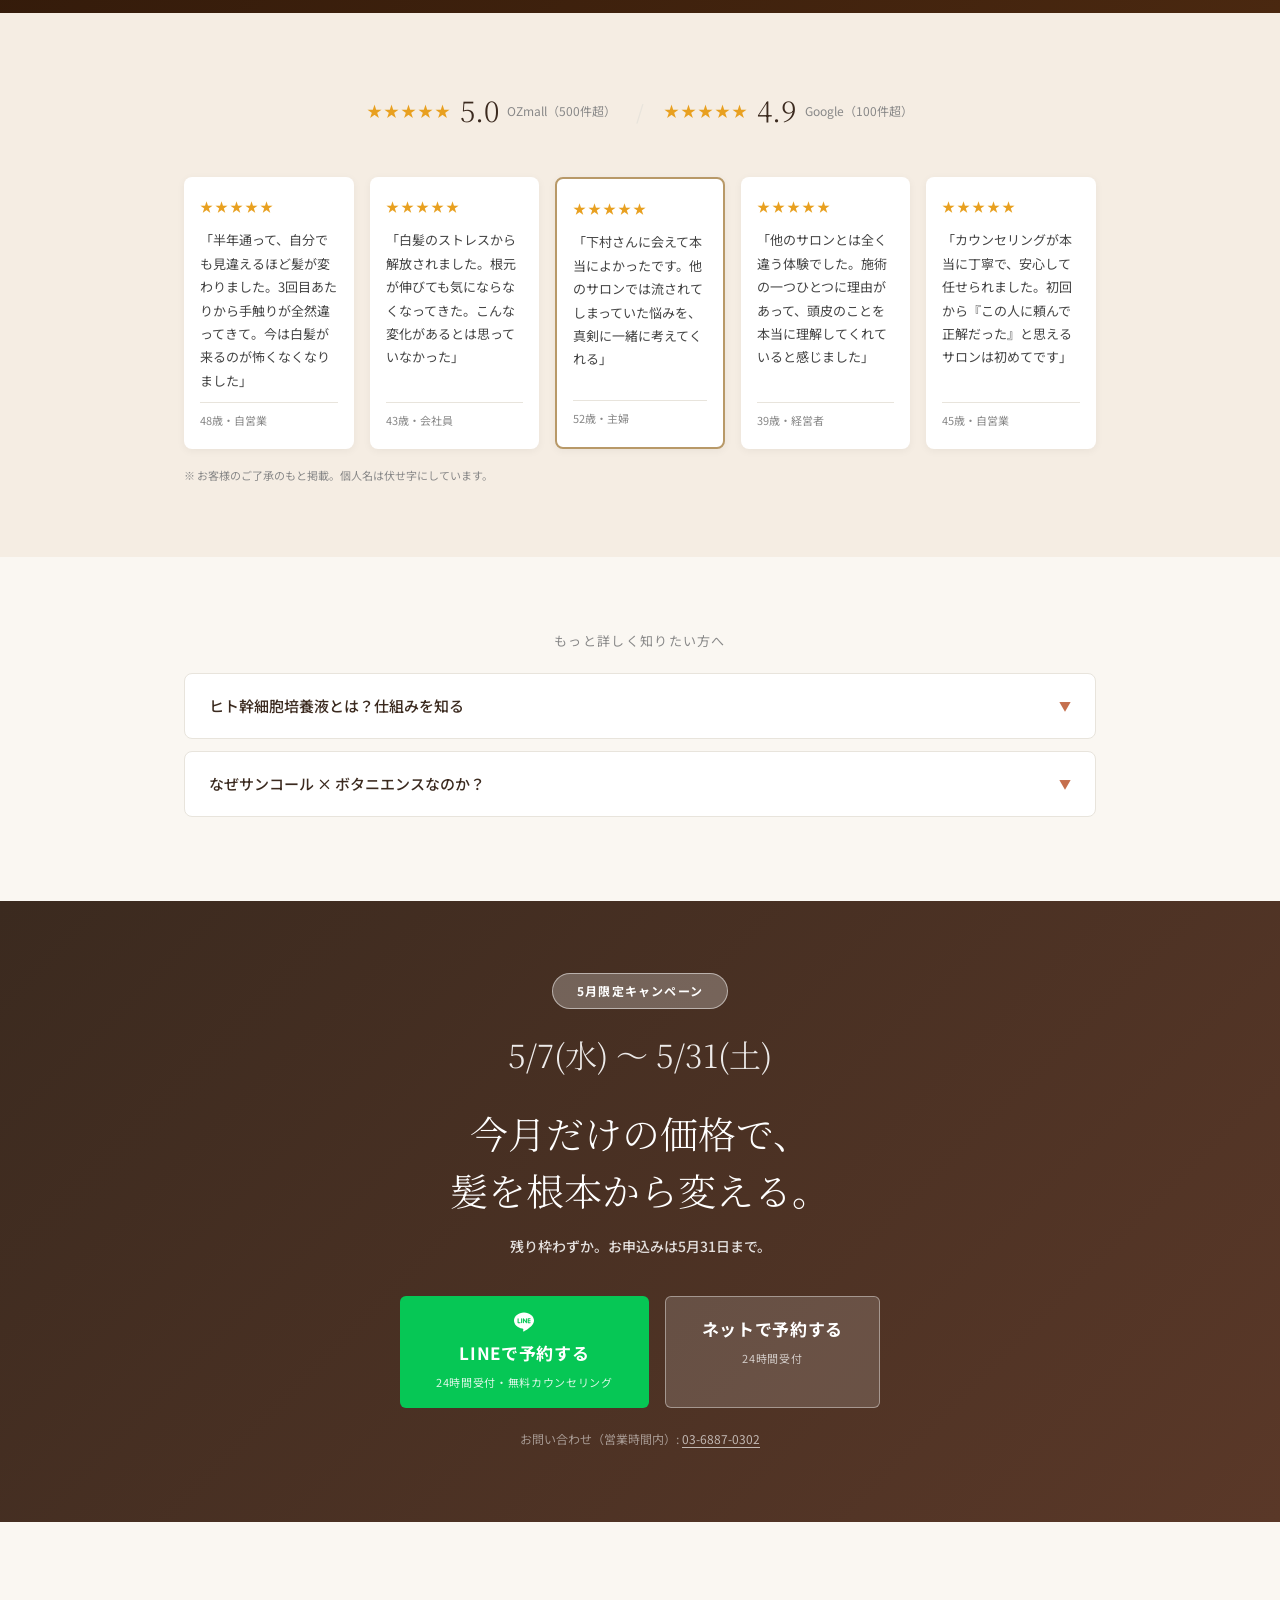
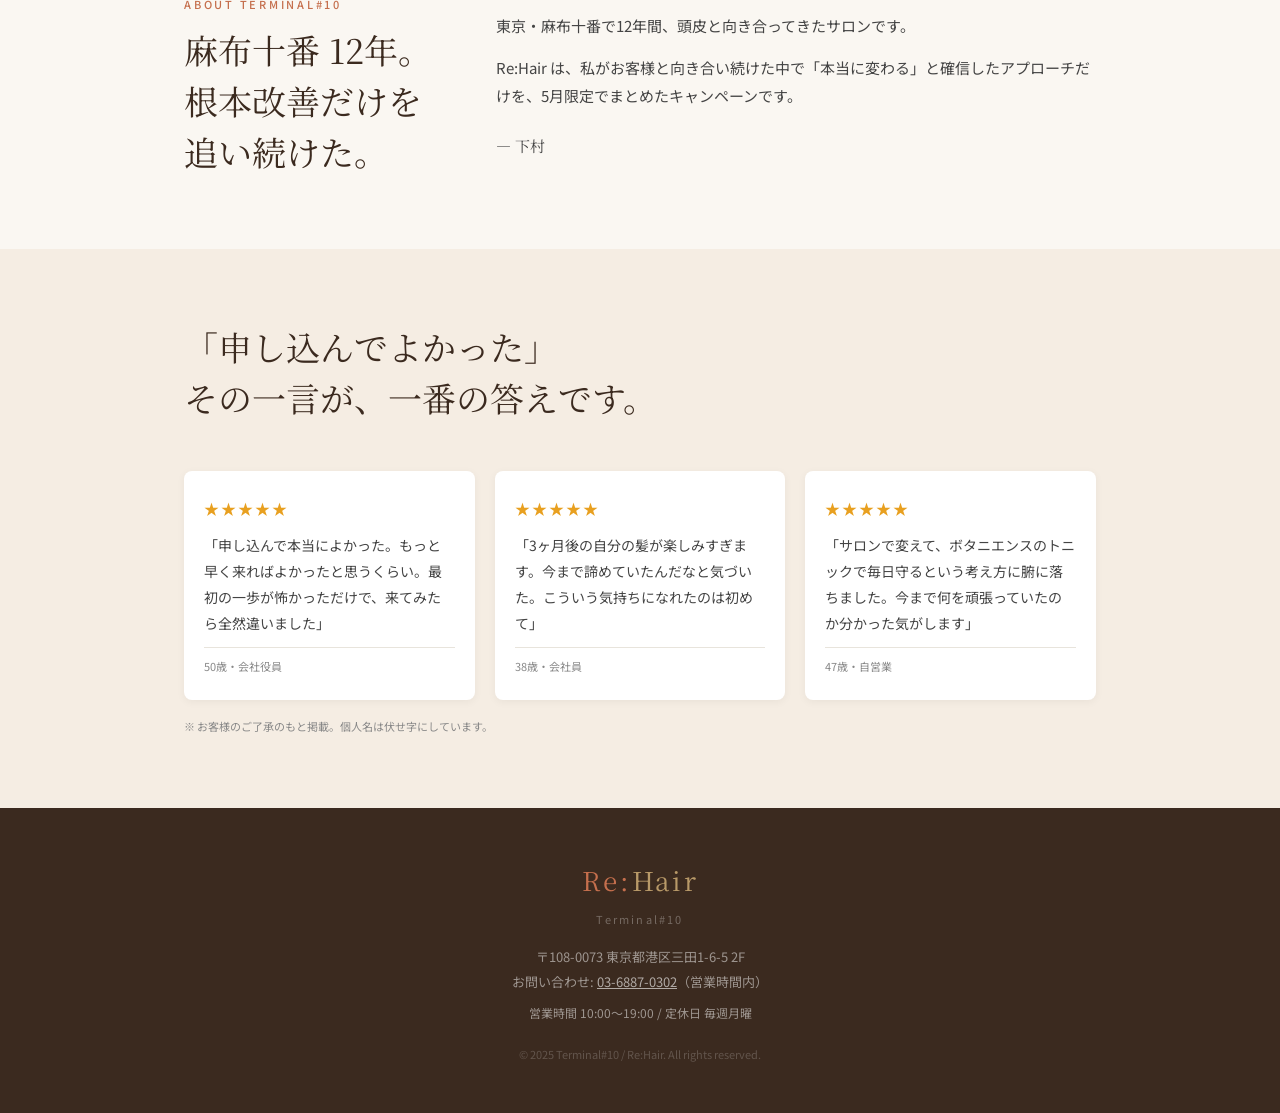
<file: index_v7-backup.html>
<!DOCTYPE html>
<html lang="ja">
<head>
  <meta charset="UTF-8">
  <meta name="viewport" content="width=device-width, initial-scale=1.0">
  <title>Re:Hair | 5月限定キャンペーン｜白髪・薄毛・うねりの根本改善｜麻布十番</title>
  <link rel="stylesheet" href="style.css">
  <link rel="preconnect" href="https://fonts.googleapis.com">
  <link rel="preconnect" href="https://fonts.gstatic.com" crossorigin>
  <link href="https://fonts.googleapis.com/css2?family=Noto+Serif+JP:wght@300;400;600&family=Noto+Sans+JP:wght@300;400;500;700&display=swap" rel="stylesheet">
</head>
<body>

<!-- ============================================================
     1. HERO — キャンペーン特化
============================================================ -->
<section class="hero">
  <div class="hero__badge">5月限定キャンペーン</div>

  <div class="hero__logo">
    <span class="hero__logo-re">Re:</span>Hair
  </div>

  <div class="hero__period">
    <span class="hero__period-date">5/7</span>
    <span class="hero__period-sep">—</span>
    <span class="hero__period-date">5/31</span>
    <span class="hero__period-only">限定</span>
  </div>

  <h1 class="hero__catch">
    白髪・薄毛・うねり、<br>
    根本から変える。
  </h1>
  <p class="hero__sub">麻布十番 Terminal#10｜ヒト幹細胞×ホームケアで根本改善</p>

  <div class="hero__cta">
    <a href="https://lin.ee/7M5qu3E" target="_blank" rel="noopener noreferrer" class="btn btn--line-hero">
      <svg width="22" height="22" viewBox="0 0 24 24" fill="white" aria-hidden="true"><path d="M19.365 9.863c.349 0 .63.285.63.631 0 .345-.281.63-.63.63H17.61v1.125h1.755c.349 0 .63.283.63.63 0 .344-.281.629-.63.629h-2.386c-.345 0-.627-.285-.627-.629V8.108c0-.345.282-.63.63-.63h2.386c.346 0 .627.285.627.63 0 .349-.281.63-.63.63H17.61v1.125h1.755zm-3.855 3.016c0 .27-.174.51-.432.596-.064.021-.133.031-.199.031-.211 0-.391-.09-.51-.25l-2.443-3.317v2.94c0 .344-.279.629-.631.629-.346 0-.626-.285-.626-.629V8.108c0-.27.173-.51.43-.595.06-.023.136-.033.194-.033.195 0 .375.104.495.254l2.462 3.33V8.108c0-.345.282-.63.63-.63.345 0 .63.285.63.63v4.771zm-5.741 0c0 .344-.282.629-.631.629-.345 0-.627-.285-.627-.629V8.108c0-.345.282-.63.63-.63.346 0 .628.285.628.63v4.771zm-2.466.629H4.917c-.345 0-.63-.285-.63-.629V8.108c0-.345.285-.63.63-.63.348 0 .63.285.63.63v4.141h1.756c.348 0 .629.283.629.63 0 .344-.281.629-.629.629M24 10.314C24 4.943 18.615.572 12 .572S0 4.943 0 10.314c0 4.811 4.27 8.842 10.035 9.608.391.082.923.258 1.058.59.12.301.079.766.038 1.08l-.164 1.02c-.045.301-.24 1.186 1.049.645 1.291-.539 6.916-4.078 9.436-6.975C23.176 14.393 24 12.458 24 10.314"/></svg>
      LINEで予約する
      <small>24時間受付</small>
    </a>
    <a href="https://globaltouchnewyork.wixsite.com/terminal-1" target="_blank" rel="noopener" class="btn btn--net-hero">
      ネットで予約する
      <small>24時間受付</small>
    </a>
  </div>

  <div class="hero__reviews">
    <span class="stars-sm">★★★★★</span> OZmall 5.0（500件超）
    <span class="hero__reviews-sep">／</span>
    <span class="stars-sm">★★★★★</span> Google 4.9（100件超）
  </div>

  <!-- 施術写真 + トニック ビジュアル -->
  <div class="hero__visuals">
    <div class="hero__visual-item">
      <img src="headspa-treatment.jpg"
           alt="Terminal#10 ヒト幹細胞ヘッドスパ 施術風景"
           class="hero__visual-img">
      <span class="hero__visual-label">ヒト幹細胞ヘッドスパ 施術風景</span>
    </div>
    <div class="hero__visual-item hero__visual-item--tonic">
      <img src="botanience-pro-ex.webp"
           alt="BOTANIENCE SCALPSUPPLY PRO EX 115ml - サンコール"
           class="hero__visual-img">
      <span class="hero__visual-label">ホームケアトニック付き<br>¥9,020相当</span>
    </div>
  </div>

  <div class="hero__scroll">scroll ↓</div>
</section>

<!-- ============================================================
     2. WORRY — SVG イラストで悩み可視化
============================================================ -->
<section class="worry section">
  <div class="container">
    <p class="section__eyebrow">こんなお悩みはありませんか</p>
    <h2 class="section__title">35歳を過ぎると、<br>髪が変わります。</h2>

    <div class="worry__grid">

      <!-- 白髪 -->
      <div class="worry__item">
        <div class="worry__illust">
          <svg viewBox="0 0 160 190" fill="none" xmlns="http://www.w3.org/2000/svg" aria-label="白髪を気にする女性のイラスト">
            <!-- 髪（暗い茶色・全体シルエット） -->
            <path d="M80 8 C52 8 32 28 32 64 L32 92 C42 86 60 82 80 82 C100 82 118 86 128 92 L128 64 C128 28 108 8 80 8Z" fill="#3A200E"/>
            <!-- 白髪・グレーの根元（分け目中央） -->
            <path d="M80 8 C76 8 73 11 71 17 L73 38 C75 36 77.5 35 80 35 C82.5 35 85 36 87 38 L89 17 C87 11 84 8 80 8Z" fill="#C2B8A8"/>
            <!-- 髪・サイド（流れ下がる） -->
            <path d="M32 92 L30 172 C36 158 34 142 34 128 L34 92Z" fill="#3A200E"/>
            <path d="M128 92 L130 172 C124 158 126 142 126 128 L126 92Z" fill="#3A200E"/>
            <!-- 顔 -->
            <ellipse cx="80" cy="120" rx="44" ry="50" fill="#F5DCC8"/>
            <!-- ほほ -->
            <ellipse cx="58" cy="128" rx="10" ry="6" fill="#F0A888" opacity="0.2"/>
            <ellipse cx="102" cy="128" rx="10" ry="6" fill="#F0A888" opacity="0.2"/>
            <!-- 眉（内側が少し下がる・心配顔） -->
            <path d="M56 96 C60 93 66 92 71 95" stroke="#2A1508" stroke-width="2.5" fill="none" stroke-linecap="round"/>
            <path d="M89 95 C94 92 100 93 104 96" stroke="#2A1508" stroke-width="2.5" fill="none" stroke-linecap="round"/>
            <!-- 目（白目＋瞳＋ハイライト） -->
            <ellipse cx="63" cy="108" rx="9" ry="8" fill="white"/>
            <circle cx="63.5" cy="109" r="5" fill="#2A1508"/>
            <circle cx="65" cy="107" r="2" fill="white"/>
            <ellipse cx="97" cy="108" rx="9" ry="8" fill="white"/>
            <circle cx="96.5" cy="109" r="5" fill="#2A1508"/>
            <circle cx="98" cy="107" r="2" fill="white"/>
            <!-- 鼻（小さなオーバル） -->
            <ellipse cx="74" cy="124" rx="3" ry="2" fill="#E8A880" opacity="0.45"/>
            <ellipse cx="86" cy="124" rx="3" ry="2" fill="#E8A880" opacity="0.45"/>
            <!-- 口（少し下がり気味） -->
            <path d="M70 140 Q80 137 90 140" stroke="#C09070" stroke-width="2" fill="none" stroke-linecap="round"/>
            <!-- 手（グレー部分に触れる） -->
            <path d="M12 64 C8 58 10 50 16 46 C22 42 30 46 32 54 L34 70 L28 72 C18 70 14 68 12 64Z" fill="#F5DCC8" stroke="#E0C8A8" stroke-width="1"/>
            <!-- グレー部分への点線 -->
            <path d="M34 62 Q50 46 68 28" stroke="#B8B0A0" stroke-width="1.5" stroke-dasharray="4 3" fill="none" stroke-linecap="round"/>
          </svg>
        </div>
        <p class="worry__label">白髪が気になる</p>
        <p class="worry__desc">染めても染めても、追いかけっこが終わらない</p>
      </div>

      <!-- 薄毛 -->
      <div class="worry__item">
        <div class="worry__illust">
          <svg viewBox="0 0 160 190" fill="none" xmlns="http://www.w3.org/2000/svg" aria-label="薄毛を気にする女性のイラスト">
            <!-- 頭皮（薄い毛の隙間から透けて見える） -->
            <ellipse cx="80" cy="62" rx="38" ry="30" fill="#F8E8D8"/>
            <!-- まばらな毛束（左） -->
            <path d="M42 90 C38 70 42 48 52 32" stroke="#3A200E" stroke-width="3" fill="none" stroke-linecap="round"/>
            <path d="M48 88 C44 68 48 46 58 30" stroke="#3A200E" stroke-width="2.5" fill="none" stroke-linecap="round"/>
            <path d="M36 94 C32 76 36 56 46 40" stroke="#5A3818" stroke-width="2" fill="none" stroke-linecap="round"/>
            <!-- まばらな毛束（中央） -->
            <path d="M70 72 C68 52 72 32 78 18" stroke="#3A200E" stroke-width="3" fill="none" stroke-linecap="round"/>
            <path d="M90 72 C92 52 88 32 82 18" stroke="#3A200E" stroke-width="2.5" fill="none" stroke-linecap="round"/>
            <!-- まばらな毛束（右） -->
            <path d="M118 90 C122 70 118 48 108 32" stroke="#3A200E" stroke-width="3" fill="none" stroke-linecap="round"/>
            <path d="M112 88 C116 68 112 46 102 30" stroke="#3A200E" stroke-width="2.5" fill="none" stroke-linecap="round"/>
            <path d="M124 94 C128 76 124 56 114 40" stroke="#5A3818" stroke-width="2" fill="none" stroke-linecap="round"/>
            <!-- 顔 -->
            <ellipse cx="80" cy="120" rx="44" ry="50" fill="#F5DCC8"/>
            <!-- ほほ -->
            <ellipse cx="58" cy="128" rx="10" ry="6" fill="#F0A888" opacity="0.2"/>
            <ellipse cx="102" cy="128" rx="10" ry="6" fill="#F0A888" opacity="0.2"/>
            <!-- 眉 -->
            <path d="M56 96 C60 93 66 92 71 95" stroke="#2A1508" stroke-width="2.5" fill="none" stroke-linecap="round"/>
            <path d="M89 95 C94 92 100 93 104 96" stroke="#2A1508" stroke-width="2.5" fill="none" stroke-linecap="round"/>
            <!-- 目（少し上を向いている） -->
            <ellipse cx="63" cy="108" rx="9" ry="8" fill="white"/>
            <circle cx="63" cy="106" r="5" fill="#2A1508"/>
            <circle cx="64.5" cy="104.5" r="2" fill="white"/>
            <ellipse cx="97" cy="108" rx="9" ry="8" fill="white"/>
            <circle cx="97" cy="106" r="5" fill="#2A1508"/>
            <circle cx="98.5" cy="104.5" r="2" fill="white"/>
            <!-- 鼻 -->
            <ellipse cx="74" cy="124" rx="3" ry="2" fill="#E8A880" opacity="0.45"/>
            <ellipse cx="86" cy="124" rx="3" ry="2" fill="#E8A880" opacity="0.45"/>
            <!-- 口 -->
            <path d="M70 140 Q80 137 90 140" stroke="#C09070" stroke-width="2" fill="none" stroke-linecap="round"/>
            <!-- 頭に乗せた手 -->
            <ellipse cx="80" cy="28" rx="24" ry="11" fill="#F5DCC8" stroke="#E0C8A8" stroke-width="1.2"/>
            <path d="M60 26 L58 15" stroke="#F5DCC8" stroke-width="8" stroke-linecap="round"/>
            <path d="M60 26 L58 15" stroke="#E0C8A8" stroke-width="1.2" stroke-linecap="round"/>
            <path d="M69 23 L68 12" stroke="#F5DCC8" stroke-width="8" stroke-linecap="round"/>
            <path d="M69 23 L68 12" stroke="#E0C8A8" stroke-width="1.2" stroke-linecap="round"/>
            <path d="M80 22 L80 11" stroke="#F5DCC8" stroke-width="8" stroke-linecap="round"/>
            <path d="M80 22 L80 11" stroke="#E0C8A8" stroke-width="1.2" stroke-linecap="round"/>
            <path d="M91 23 L92 12" stroke="#F5DCC8" stroke-width="8" stroke-linecap="round"/>
            <path d="M91 23 L92 12" stroke="#E0C8A8" stroke-width="1.2" stroke-linecap="round"/>
          </svg>
        </div>
        <p class="worry__label">ボリュームが減った</p>
        <p class="worry__desc">分け目や頭頂部が薄くなってきた気がする</p>
      </div>

      <!-- うねり -->
      <div class="worry__item">
        <div class="worry__illust">
          <svg viewBox="0 0 160 190" fill="none" xmlns="http://www.w3.org/2000/svg" aria-label="うねりを気にする女性のイラスト">
            <!-- 左に広がる髪 -->
            <path d="M8 78 C4 58 10 36 26 22 C16 42 14 66 18 90Z" fill="#3A200E"/>
            <path d="M14 76 C10 56 16 34 30 20 C22 40 20 64 24 88Z" fill="#2A1008"/>
            <!-- 右に広がる髪 -->
            <path d="M152 78 C156 58 150 36 134 22 C144 42 146 66 142 90Z" fill="#3A200E"/>
            <path d="M146 76 C150 56 144 34 130 20 C138 40 140 64 136 88Z" fill="#2A1008"/>
            <!-- 髪・上部メイン -->
            <path d="M26 86 C24 50 40 16 80 10 C120 16 136 50 134 86 C124 80 104 76 80 76 C56 76 36 80 26 86Z" fill="#3A200E"/>
            <!-- うねり突起（左） -->
            <path d="M20 52 C12 44 6 34 10 24 C18 32 24 42 28 54Z" fill="#3A200E"/>
            <path d="M30 28 C24 16 28 6 36 10 C35 22 32 28 34 38Z" fill="#4A2810"/>
            <!-- うねり突起（右） -->
            <path d="M140 52 C148 44 154 34 150 24 C142 32 136 42 132 54Z" fill="#3A200E"/>
            <path d="M130 28 C136 16 132 6 124 10 C125 22 128 28 126 38Z" fill="#4A2810"/>
            <!-- 毛先うねり（左） -->
            <path d="M18 90 C10 98 6 114 14 126 C20 118 22 106 26 94Z" fill="#3A200E"/>
            <path d="M18 126 C12 136 14 150 22 156 C26 144 24 132 22 124Z" fill="#2A1008"/>
            <!-- 毛先うねり（右） -->
            <path d="M142 90 C150 98 154 114 146 126 C140 118 138 106 134 94Z" fill="#3A200E"/>
            <path d="M142 126 C148 136 146 150 138 156 C134 144 136 132 138 124Z" fill="#2A1008"/>
            <!-- 顔 -->
            <ellipse cx="80" cy="118" rx="44" ry="50" fill="#F5DCC8"/>
            <!-- ほほ -->
            <ellipse cx="58" cy="126" rx="10" ry="6" fill="#F0A888" opacity="0.2"/>
            <ellipse cx="102" cy="126" rx="10" ry="6" fill="#F0A888" opacity="0.2"/>
            <!-- 眉 -->
            <path d="M56 96 C60 93 66 92 71 95" stroke="#2A1508" stroke-width="2.5" fill="none" stroke-linecap="round"/>
            <path d="M89 95 C94 92 100 93 104 96" stroke="#2A1508" stroke-width="2.5" fill="none" stroke-linecap="round"/>
            <!-- 目 -->
            <ellipse cx="63" cy="108" rx="9" ry="8" fill="white"/>
            <circle cx="63" cy="106" r="5" fill="#2A1508"/>
            <circle cx="64.5" cy="104.5" r="2" fill="white"/>
            <ellipse cx="97" cy="108" rx="9" ry="8" fill="white"/>
            <circle cx="97" cy="106" r="5" fill="#2A1508"/>
            <circle cx="98.5" cy="104.5" r="2" fill="white"/>
            <!-- 鼻 -->
            <ellipse cx="74" cy="122" rx="3" ry="2" fill="#E8A880" opacity="0.45"/>
            <ellipse cx="86" cy="122" rx="3" ry="2" fill="#E8A880" opacity="0.45"/>
            <!-- 口 -->
            <path d="M70 138 Q80 135 90 138" stroke="#C09070" stroke-width="2" fill="none" stroke-linecap="round"/>
            <!-- 湿気の水滴 -->
            <ellipse cx="12" cy="36" rx="4" ry="5.5" fill="#88B4CC" opacity="0.65"/>
            <ellipse cx="148" cy="42" rx="3.5" ry="5" fill="#88B4CC" opacity="0.6"/>
            <ellipse cx="4" cy="56" rx="3" ry="4.5" fill="#88B4CC" opacity="0.5"/>
            <ellipse cx="156" cy="62" rx="3" ry="4.5" fill="#88B4CC" opacity="0.5"/>
            <ellipse cx="10" cy="22" rx="2.5" ry="3.5" fill="#88B4CC" opacity="0.4"/>
          </svg>
        </div>
        <p class="worry__label">うねりが出る</p>
        <p class="worry__desc">湿気の日はスタイルが決まらない、縮毛矯正の繰り返し</p>
      </div>

    </div>

    <div class="worry__cause">
      <p>これらは全て、<strong>頭皮の細胞レベルの問題</strong>です。</p>
      <p>表面のケアでは届かない場所に、Re:Hair はアプローチします。</p>
    </div>
  </div>
</section>

<!-- ============================================================
     3. SOLUTION — サロン＋ホームの両輪
============================================================ -->
<section class="solution section section--warm">
  <div class="container">
    <p class="section__eyebrow">Re:Hair のアプローチ</p>
    <h2 class="section__title">サロンと自宅の「両輪」で<br>根本から変わる。</h2>

    <div class="solution__two-track">
      <div class="solution__track">
        <div class="solution__track-icon">
          <svg viewBox="0 0 64 64" fill="none" xmlns="http://www.w3.org/2000/svg">
            <circle cx="32" cy="32" r="30" fill="rgba(184,154,94,0.12)" stroke="#b89a5e" stroke-width="1.5"/>
            <ellipse cx="32" cy="28" rx="12" ry="10" fill="none" stroke="#b89a5e" stroke-width="1.5"/>
            <path d="M20 24 Q12 24 10 30 Q12 36 20 36" stroke="#b89a5e" stroke-width="1.2" fill="none" stroke-linecap="round" opacity="0.6"/>
            <path d="M44 24 Q52 24 54 30 Q52 36 44 36" stroke="#b89a5e" stroke-width="1.2" fill="none" stroke-linecap="round" opacity="0.6"/>
            <path d="M18 44 Q32 40 46 44 L48 52 L16 52Z" fill="#b89a5e" opacity="0.35"/>
            <path d="M32 12 L33 15 L36 15 L34 17 L35 20 L32 18 L29 20 L30 17 L28 15 L31 15Z" fill="#b89a5e" opacity="0.7"/>
          </svg>
        </div>
        <div class="solution__track-type">サロン施術</div>
        <div class="solution__track-name">ヒト幹細胞<br>ヘッドスパ</div>
        <p class="solution__track-desc">プロが毛乳頭まで幹細胞を届ける、集中ケア</p>
      </div>

      <div class="solution__plus">+</div>

      <div class="solution__track">
        <div class="solution__track-icon solution__track-icon--home">
          <img src="botanience-pro-ex.webp" alt="ボタニエンス スカルプサプリPRO EX" class="solution__track-tonic">
        </div>
        <div class="solution__track-type">ホームケア</div>
        <div class="solution__track-name">ボタニエンス<br>スカルプサプリ PRO EX</div>
        <p class="solution__track-desc">毎日、自宅で頭皮に幹細胞を届ける</p>
      </div>
    </div>

    <div class="solution__arrow-down">↓</div>

    <div class="solution__result-box">
      <span>白髪</span>
      <span class="solution__result-sep">/</span>
      <span>薄毛</span>
      <span class="solution__result-sep">/</span>
      <span>うねり</span>
      <strong>に根本からアプローチ</strong>
    </div>

    <p class="solution__desc">
      ヒト幹細胞ヘッドスパ（サロン施術）と、ヒト幹細胞を頭皮に導入できるトニック（ホームケア）。<br>
      この2つの組み合わせで、白髪・薄毛・うねりに根本からアプローチします。
    </p>

    <p class="solution__note">
      <a href="#details" class="solution__detail-link">ヒト幹細胞・ボタニエンスの詳しい説明を読む ▼</a>
    </p>
  </div>
</section>

<!-- ============================================================
     4. BOTANIENCE — ホームケアトニック専用セクション
============================================================ -->
<section class="botanience section" id="tonic">
  <div class="container">
    <p class="section__eyebrow">ホームケアトニック</p>
    <h2 class="section__title">サンコール × ボタニエンス<br><em class="botanience__product-name">スカルプサプリ PRO EX 115ml</em></h2>

    <div class="botanience__inner">
      <div class="botanience__visual">
        <div class="botanience__img-frame">
          <img src="botanience-pro-ex.webp"
               alt="BOTANIENCE SCALPSUPPLY PRO EX 115ml - サンコール"
               class="botanience__img">
          <div class="botanience__official">正規品・サロン専売</div>
        </div>
        <div class="botanience__value">
          <span class="botanience__value-price">¥9,020</span>
          <span class="botanience__value-label">相当のホームケアトニック付き</span>
        </div>
      </div>

      <div class="botanience__info">
        <div class="botanience__dual-badge">
          <span>スカルプケア</span>
          <span class="botanience__dual-x">×</span>
          <span>エイジングケア</span>
          <strong>の両立</strong>
        </div>
        <p class="botanience__lead">業界最先端の成分を毎日、自宅で。サロン施術と組み合わせることで、根本改善の効果を日々継続させます。</p>
        <p class="botanience__ingredients-title">主要成分</p>
        <ul class="botanience__ingredients">
          <li class="botanience__ingredient">
            <span class="botanience__ingredient-num">01</span>
            <div><strong>ヒト毛根幹細胞順化培養液</strong><p>毛根の細胞を活性化し、健やかな発育をサポート</p></div>
          </li>
          <li class="botanience__ingredient">
            <span class="botanience__ingredient-num">02</span>
            <div><strong>ヒトサイタイ血幹細胞順化培養液</strong><p>頭皮の若々しさを保つ、エイジングケア成分</p></div>
          </li>
          <li class="botanience__ingredient">
            <span class="botanience__ingredient-num">03</span>
            <div><strong>Focus P.D.R.N. <span class="ingredient-advance">業界最先端</span></strong><p>幹細胞培養液の効果を引き出す先端美容成分</p></div>
          </li>
          <li class="botanience__ingredient">
            <span class="botanience__ingredient-num">04</span>
            <div><strong>ヘマチン</strong><p>即効性あり。使い始めから効果実感を早める</p></div>
          </li>
          <li class="botanience__ingredient">
            <span class="botanience__ingredient-num">05</span>
            <div><strong>ピディオキシジル</strong><p>頭皮環境を整え、健やかな頭皮をサポート</p></div>
          </li>
          <li class="botanience__ingredient">
            <span class="botanience__ingredient-num">06</span>
            <div><strong>21種の植物美容エキス</strong><p>髪一本一本にハリとコシを与え、しっかりとした髪へ</p></div>
          </li>
        </ul>
        <p class="botanience__footnote">※ サンコール × ボタニエンス スカルプサプリPRO EX 115ml（サロン専売・市販不可）</p>
      </div>
    </div>
  </div>
</section>

<!-- ============================================================
     5. HEADSPA FLOW — 7ステップ施術フロー
============================================================ -->
<section class="headspa section section--warm" id="headspa">
  <div class="container">
    <p class="section__eyebrow">サロン施術の流れ</p>
    <h2 class="section__title">ヒト幹細胞ヘッドスパ<br>7ステップの施術</h2>

    <!-- 施術写真（見出し直下・全幅） -->
    <div class="headspa__banner">
      <img src="headspa-treatment.jpg"
           alt="Terminal#10 ヒト幹細胞ヘッドスパ 施術風景"
           class="headspa__banner-img">
      <div class="headspa__banner-overlay">
        <span>実際の施術風景 — Terminal#10</span>
      </div>
    </div>

    <div class="headspa__inner">

      <!-- ステップフロー（フル幅） -->
      <div class="headspa__steps">
        <div class="headspa__step">
          <div class="headspa__step-num">1</div>
          <div class="headspa__step-content">
            <strong>カウンセリング</strong>
            <p>髪と頭皮の状態を丁寧に確認</p>
          </div>
        </div>
        <div class="headspa__step">
          <div class="headspa__step-num">2</div>
          <div class="headspa__step-content">
            <strong>頭皮のクレンジング</strong>
            <p>毛穴の汚れと皮脂をしっかり落とす</p>
          </div>
        </div>
        <div class="headspa__step">
          <div class="headspa__step-num">3</div>
          <div class="headspa__step-content">
            <strong>クレンジングシャンプー</strong>
            <p>頭皮環境を整える専用シャンプー</p>
          </div>
        </div>
        <div class="headspa__step headspa__step--main">
          <div class="headspa__step-num headspa__step-num--main">4</div>
          <div class="headspa__step-content">
            <strong>ヒト幹細胞ヘッドスパ <span class="step-main-tag">メイン施術</span></strong>
            <p>ヒト幹細胞培養液を頭皮に導入</p>
          </div>
        </div>
        <div class="headspa__step">
          <div class="headspa__step-num">5</div>
          <div class="headspa__step-content">
            <strong>毛先トリートメント</strong>
            <p>髪のダメージを補修</p>
          </div>
        </div>
        <div class="headspa__step">
          <div class="headspa__step-num">6</div>
          <div class="headspa__step-content">
            <strong>トニックマッサージ</strong>
            <p>ボタニエンスを使った頭皮マッサージ</p>
          </div>
        </div>
        <div class="headspa__step">
          <div class="headspa__step-num">7</div>
          <div class="headspa__step-content">
            <strong>仕上げ</strong>
            <p>ブロー＆スタイリング</p>
          </div>
        </div>
      </div>

    </div>
  </div>
</section>

<!-- ============================================================
     6. COURSES — 早期提示・価格大きく
============================================================ -->
<section class="courses section" id="courses">
  <div class="container">
    <div class="courses__banner">
      <span>5月限定</span>
      <span class="courses__banner-sep">|</span>
      <span>初回限定価格</span>
      <span class="courses__banner-sep">|</span>
      <span>お申込みは<strong>5/31まで</strong></span>
    </div>

    <p class="section__eyebrow">5月限定コース</p>
    <h2 class="section__title">コースを選んで、今月変わる。</h2>

    <div class="courses__grid">

      <!-- スペシャル（松） -->
      <div class="course">
        <p class="course__for">スタイルごと変えたい方</p>
        <h3 class="course__name">Re:Hair<br>スペシャル</h3>
        <div class="course__price-wrap">
          <div class="course__price">¥28,500</div>
          <span class="course__tax">税込</span>
        </div>
        <ul class="course__items">
          <li>カット</li>
          <li>カラー（白髪・おしゃれ）</li>
          <li>ヒト幹細胞ヘッドスパ</li>
        </ul>
        <div class="course__tonic-row">
          <img src="botanience-pro-ex.webp" alt="ボタニエンス スカルプサプリPRO EX" class="course__tonic-mini">
          <div class="course__tonic-info">
            <span class="course__tonic-name">ボタニエンス スカルプサプリPRO EX</span>
            <span class="course__tonic-value">お持ち帰り ¥9,020相当</span>
          </div>
        </div>
        <div class="course__time-row">
          <svg width="13" height="13" viewBox="0 0 24 24" fill="none" stroke="currentColor" stroke-width="2" stroke-linecap="round" aria-hidden="true"><circle cx="12" cy="12" r="10"/><polyline points="12,6 12,12 16,14"/></svg>
          <span>所要時間 約150分</span>
        </div>
        <p class="course__cta-urgency">5月31日まで</p>
        <a href="#reserve" class="btn btn--course">このコースで予約</a>
      </div>

      <!-- スタンダード（竹・推奨） -->
      <div class="course course--featured">
        <div class="course__ribbon">★ 最も選ばれています</div>
        <p class="course__for">白髪・うねりが気になる方</p>
        <h3 class="course__name">Re:Hair<br>スタンダード</h3>
        <div class="course__price-wrap">
          <div class="course__price course__price--featured">¥22,000</div>
          <span class="course__tax">税込</span>
        </div>
        <ul class="course__items">
          <li>カラー（白髪染め or おしゃれ染め）</li>
          <li>ヒト幹細胞ヘッドスパ</li>
        </ul>
        <div class="course__tonic-row">
          <img src="botanience-pro-ex.webp" alt="ボタニエンス スカルプサプリPRO EX" class="course__tonic-mini">
          <div class="course__tonic-info">
            <span class="course__tonic-name">ボタニエンス スカルプサプリPRO EX</span>
            <span class="course__tonic-value">お持ち帰り ¥9,020相当</span>
          </div>
        </div>
        <div class="course__time-row">
          <svg width="13" height="13" viewBox="0 0 24 24" fill="none" stroke="currentColor" stroke-width="2" stroke-linecap="round" aria-hidden="true"><circle cx="12" cy="12" r="10"/><polyline points="12,6 12,12 16,14"/></svg>
          <span>所要時間 約120分</span>
        </div>
        <p class="course__cta-urgency">5月31日まで</p>
        <a href="#reserve" class="btn btn--course-featured">このコースで予約</a>
      </div>

      <!-- ベース（梅） -->
      <div class="course">
        <p class="course__for">まず体感してみたい方</p>
        <h3 class="course__name">Re:Hair<br>ベース</h3>
        <div class="course__price-wrap">
          <div class="course__price">¥12,000</div>
          <span class="course__tax">税込</span>
        </div>
        <ul class="course__items">
          <li>ヒト幹細胞ヘッドスパ</li>
        </ul>
        <div class="course__tonic-row">
          <img src="botanience-pro-ex.webp" alt="ボタニエンス スカルプサプリPRO EX" class="course__tonic-mini">
          <div class="course__tonic-info">
            <span class="course__tonic-name">ボタニエンス スカルプサプリPRO EX</span>
            <span class="course__tonic-value">お持ち帰り ¥9,020相当</span>
          </div>
        </div>
        <div class="course__time-row">
          <svg width="13" height="13" viewBox="0 0 24 24" fill="none" stroke="currentColor" stroke-width="2" stroke-linecap="round" aria-hidden="true"><circle cx="12" cy="12" r="10"/><polyline points="12,6 12,12 16,14"/></svg>
          <span>所要時間 約60分</span>
        </div>
        <p class="course__cta-urgency">5月31日まで</p>
        <a href="#reserve" class="btn btn--course">このコースで予約</a>
      </div>

    </div>

    <p class="courses__note">
      ※ 全コース無料カウンセリング（約15分）含む。5月限定初回価格。
    </p>
  </div>
</section>

<!-- ============================================================
     7. HOME CARE BONUS — 全コース共通特典（強調）
============================================================ -->
<section class="home-bonus section">
  <div class="container">
    <div class="home-bonus__inner">

      <!-- 商品写真 -->
      <div class="home-bonus__visual">
        <img src="botanience-pro-ex.webp"
             alt="BOTANIENCE SCALPSUPPLY PRO EX 115ml - サンコール"
             class="home-bonus__img">
      </div>

      <!-- テキスト -->
      <div class="home-bonus__text">
        <div class="home-bonus__tag">✨ 全コース共通の特典</div>
        <h2 class="home-bonus__title">
          ボタニエンス<br>スカルプサプリ PRO EX 115ml
        </h2>
        <p class="home-bonus__sub">お持ち帰りいただけます</p>
        <p class="home-bonus__value">通常価格 ¥9,020 相当</p>

        <div class="home-bonus__cycle">
          <div class="home-bonus__cycle-item">
            <div class="home-bonus__cycle-num">サロン</div>
            <div class="home-bonus__cycle-detail">
              <strong>ヒト幹細胞ヘッドスパ</strong>
              <small>月1〜2回の集中ケア</small>
            </div>
          </div>
          <div class="home-bonus__cycle-plus">＋</div>
          <div class="home-bonus__cycle-item">
            <div class="home-bonus__cycle-num">自宅</div>
            <div class="home-bonus__cycle-detail">
              <strong>ボタニエンス（毎日）</strong>
              <small>90日間のホームケア</small>
            </div>
          </div>
        </div>

        <p class="home-bonus__message">
          この「両輪」こそ、根本改善の鍵です。
        </p>
        <a href="https://lin.ee/7M5qu3E" target="_blank" rel="noopener noreferrer" class="btn btn--line-hero home-bonus__btn">
          <svg width="20" height="20" viewBox="0 0 24 24" fill="white" aria-hidden="true"><path d="M19.365 9.863c.349 0 .63.285.63.631 0 .345-.281.63-.63.63H17.61v1.125h1.755c.349 0 .63.283.63.63 0 .344-.281.629-.63.629h-2.386c-.345 0-.627-.285-.627-.629V8.108c0-.345.282-.63.63-.63h2.386c.346 0 .627.285.627.63 0 .349-.281.63-.63.63H17.61v1.125h1.755zm-3.855 3.016c0 .27-.174.51-.432.596-.064.021-.133.031-.199.031-.211 0-.391-.09-.51-.25l-2.443-3.317v2.94c0 .344-.279.629-.631.629-.346 0-.626-.285-.626-.629V8.108c0-.27.173-.51.43-.595.06-.023.136-.033.194-.033.195 0 .375.104.495.254l2.462 3.33V8.108c0-.345.282-.63.63-.63.345 0 .63.285.63.63v4.771zm-5.741 0c0 .344-.282.629-.631.629-.345 0-.627-.285-.627-.629V8.108c0-.345.282-.63.63-.63.346 0 .628.285.628.63v4.771zm-2.466.629H4.917c-.345 0-.63-.285-.63-.629V8.108c0-.345.285-.63.63-.63.348 0 .63.285.63.63v4.141h1.756c.348 0 .629.283.629.63 0 .344-.281.629-.629.629M24 10.314C24 4.943 18.615.572 12 .572S0 4.943 0 10.314c0 4.811 4.27 8.842 10.035 9.608.391.082.923.258 1.058.59.12.301.079.766.038 1.08l-.164 1.02c-.045.301-.24 1.186 1.049.645 1.291-.539 6.916-4.078 9.436-6.975C23.176 14.393 24 12.458 24 10.314"/></svg>
          LINEで予約する
          <small>24時間受付</small>
        </a>
      </div>

    </div>
  </div>
</section>

<!-- ============================================================
     8. REVIEWS — お客様の声（5件）
============================================================ -->
<section class="reviews section section--warm">
  <div class="container">
    <div class="reviews__scores">
      <div class="reviews__score-block">
        <span class="stars">★★★★★</span>
        <span class="reviews__score-num">5.0</span>
        <span class="reviews__score-label">OZmall（500件超）</span>
      </div>
      <div class="reviews__score-sep">/</div>
      <div class="reviews__score-block">
        <span class="stars">★★★★★</span>
        <span class="reviews__score-num">4.9</span>
        <span class="reviews__score-label">Google（100件超）</span>
      </div>
    </div>

    <div class="reviews__grid">
      <div class="review-card">
        <div class="stars">★★★★★</div>
        <p>「半年通って、自分でも見違えるほど髪が変わりました。3回目あたりから手触りが全然違ってきて。今は白髪が来るのが怖くなくなりました」</p>
        <span class="review-card__meta">48歳・自営業</span>
      </div>
      <div class="review-card">
        <div class="stars">★★★★★</div>
        <p>「白髪のストレスから解放されました。根元が伸びても気にならなくなってきた。こんな変化があるとは思っていなかった」</p>
        <span class="review-card__meta">43歳・会社員</span>
      </div>
      <div class="review-card review-card--accent">
        <div class="stars">★★★★★</div>
        <p>「下村さんに会えて本当によかったです。他のサロンでは流されてしまっていた悩みを、真剣に一緒に考えてくれる」</p>
        <span class="review-card__meta">52歳・主婦</span>
      </div>
      <div class="review-card">
        <div class="stars">★★★★★</div>
        <p>「他のサロンとは全く違う体験でした。施術の一つひとつに理由があって、頭皮のことを本当に理解してくれていると感じました」</p>
        <span class="review-card__meta">39歳・経営者</span>
      </div>
      <div class="review-card">
        <div class="stars">★★★★★</div>
        <p>「カウンセリングが本当に丁寧で、安心して任せられました。初回から『この人に頼んで正解だった』と思えるサロンは初めてです」</p>
        <span class="review-card__meta">45歳・自営業</span>
      </div>
    </div>
    <p class="reviews__note">※ お客様のご了承のもと掲載。個人名は伏せ字にしています。</p>
  </div>
</section>

<!-- ============================================================
     9. DETAILS — 折りたたみ詳細
============================================================ -->
<section class="details-section section" id="details">
  <div class="container">
    <p class="details-section__lead">もっと詳しく知りたい方へ</p>

    <details class="detail-card">
      <summary class="detail-card__trigger">
        <span>ヒト幹細胞培養液とは？仕組みを知る</span>
        <span class="detail-card__arrow">▼</span>
      </summary>
      <div class="detail-card__body">
        <p>ヒト幹細胞の培養液には、細胞の修復・再生を促す<strong>サイトカインや成長因子</strong>が豊富に含まれています。これを頭皮から浸透させることで、毛乳頭細胞・毛母細胞に直接働きかけます。</p>
        <div class="detail-diagram">
          <div class="detail-diagram__layer detail-diagram__layer--surface">
            <span>毛幹（見えている髪）</span><span class="detail-tag">シャンプー・トリートメント</span>
          </div>
          <div class="detail-diagram__arrow">↓</div>
          <div class="detail-diagram__layer detail-diagram__layer--mid">
            <span>毛根・毛球部</span><span class="detail-tag">一般的なヘアケア</span>
          </div>
          <div class="detail-diagram__arrow detail-diagram__arrow--gold">↓ Re:Hair はここまで届く</div>
          <div class="detail-diagram__layer detail-diagram__layer--deep">
            <span><strong>毛乳頭細胞・毛母細胞</strong><br><small>Re:Hair ターゲット領域</small></span>
          </div>
        </div>
        <div class="detail-effects">
          <div class="detail-effect"><span class="detail-effect__dot"></span><div><strong>白髪：</strong>メラノサイトへの働きかけで、色素細胞をサポート</div></div>
          <div class="detail-effect"><span class="detail-effect__dot"></span><div><strong>薄毛：</strong>毛母細胞の分裂促進・毛周期の正常化</div></div>
          <div class="detail-effect"><span class="detail-effect__dot"></span><div><strong>うねり：</strong>毛根のゆがみ補正・均一な細胞分裂をサポート</div></div>
        </div>
        <p class="detail-note">※効果には個人差があります。医薬品ではなく化粧品成分として作用します。</p>
      </div>
    </details>

    <details class="detail-card">
      <summary class="detail-card__trigger">
        <span>なぜサンコール × ボタニエンスなのか？</span>
        <span class="detail-card__arrow">▼</span>
      </summary>
      <div class="detail-card__body">
        <p class="detail-intro-quote">「12年間、数多くのケア製品を試してきた中で、本当に変わったという声を一番多くいただいたのがこの製品でした。」— 下村</p>
        <p><strong>ボタニエンス スカルプサプリPRO EX 115ml</strong>は、ヒト毛根幹細胞・ヒトサイタイ血幹細胞の2種の培養液と、業界最先端の「Focus P.D.R.N.」を配合したサロン専売トニックです。</p>
        <div class="detail-compare">
          <div class="detail-compare__head"></div>
          <div class="detail-compare__head detail-compare__head--bad">市販品</div>
          <div class="detail-compare__head detail-compare__head--good">ボタニエンス</div>
          <div class="detail-compare__label">幹細胞濃度</div>
          <div class="detail-compare__bad">✕ 微量</div>
          <div class="detail-compare__good">◎ 毛乳頭まで届く濃度</div>
          <div class="detail-compare__label">品質設計</div>
          <div class="detail-compare__bad">✕ 一般向け</div>
          <div class="detail-compare__good">◎ サロンプロ専用</div>
          <div class="detail-compare__label">入手方法</div>
          <div class="detail-compare__bad">△ 誰でも購入可</div>
          <div class="detail-compare__good">◎ サロン限定・市販不可</div>
          <div class="detail-compare__label">使い方指導</div>
          <div class="detail-compare__bad">✕ なし</div>
          <div class="detail-compare__good">◎ プロが直接レクチャー</div>
        </div>
        <p class="detail-note">※ サンコール × ボタニエンス スカルプサプリPRO EX 115ml（サロン専売・市販不可）</p>
      </div>
    </details>
  </div>
</section>

<!-- ============================================================
     10. CTA #2 — 申込導線
============================================================ -->
<section class="cta-section section section--campaign" id="reserve">
  <div class="container">
    <div class="cta-section__badge">5月限定キャンペーン</div>
    <div class="cta-section__period">5/7(水) 〜 5/31(土)</div>
    <h2 class="cta-section__title">
      今月だけの価格で、<br>髪を根本から変える。
    </h2>
    <p class="cta-section__urgency">残り枠わずか。お申込みは5月31日まで。</p>
    <div class="cta-section__buttons">
      <a href="https://lin.ee/7M5qu3E" target="_blank" rel="noopener noreferrer" class="btn btn--line-hero">
        <svg width="20" height="20" viewBox="0 0 24 24" fill="white" aria-hidden="true"><path d="M19.365 9.863c.349 0 .63.285.63.631 0 .345-.281.63-.63.63H17.61v1.125h1.755c.349 0 .63.283.63.63 0 .344-.281.629-.63.629h-2.386c-.345 0-.627-.285-.627-.629V8.108c0-.345.282-.63.63-.63h2.386c.346 0 .627.285.627.63 0 .349-.281.63-.63.63H17.61v1.125h1.755zm-3.855 3.016c0 .27-.174.51-.432.596-.064.021-.133.031-.199.031-.211 0-.391-.09-.51-.25l-2.443-3.317v2.94c0 .344-.279.629-.631.629-.346 0-.626-.285-.626-.629V8.108c0-.27.173-.51.43-.595.06-.023.136-.033.194-.033.195 0 .375.104.495.254l2.462 3.33V8.108c0-.345.282-.63.63-.63.345 0 .63.285.63.63v4.771zm-5.741 0c0 .344-.282.629-.631.629-.345 0-.627-.285-.627-.629V8.108c0-.345.282-.63.63-.63.346 0 .628.285.628.63v4.771zm-2.466.629H4.917c-.345 0-.63-.285-.63-.629V8.108c0-.345.285-.63.63-.63.348 0 .63.285.63.63v4.141h1.756c.348 0 .629.283.629.63 0 .344-.281.629-.629.629M24 10.314C24 4.943 18.615.572 12 .572S0 4.943 0 10.314c0 4.811 4.27 8.842 10.035 9.608.391.082.923.258 1.058.59.12.301.079.766.038 1.08l-.164 1.02c-.045.301-.24 1.186 1.049.645 1.291-.539 6.916-4.078 9.436-6.975C23.176 14.393 24 12.458 24 10.314"/></svg>
        LINEで予約する
        <small>24時間受付・無料カウンセリング</small>
      </a>
      <a href="https://globaltouchnewyork.wixsite.com/terminal-1" target="_blank" rel="noopener" class="btn btn--net-hero">
        ネットで予約する
        <small>24時間受付</small>
      </a>
    </div>
    <p class="cta-section__tel">お問い合わせ（営業時間内）: <a href="tel:03-6887-0302">03-6887-0302</a></p>
  </div>
</section>

<!-- ============================================================
     11. ABOUT — 短く
============================================================ -->
<section class="about section">
  <div class="container">
    <div class="about__inner">
      <div>
        <p class="section__eyebrow">About Terminal#10</p>
        <h2 class="section__title section__title--left">麻布十番 12年。<br>根本改善だけを<br>追い続けた。</h2>
      </div>
      <div class="about__text">
        <p>東京・麻布十番で12年間、頭皮と向き合ってきたサロンです。</p>
        <p>Re:Hair は、私がお客様と向き合い続けた中で「本当に変わる」と確信したアプローチだけを、5月限定でまとめたキャンペーンです。</p>
        <p class="about__sign">— 下村</p>
      </div>
    </div>
  </div>
</section>

<!-- ============================================================
     12. FINAL REVIEWS — 背中を押す3件
============================================================ -->
<section class="reviews-final section section--warm">
  <div class="container">
    <h2 class="section__title">「申し込んでよかった」<br>その一言が、一番の答えです。</h2>
    <div class="reviews-final__grid">
      <div class="review-card-final">
        <div class="stars">★★★★★</div>
        <p>「申し込んで本当によかった。もっと早く来ればよかったと思うくらい。最初の一歩が怖かっただけで、来てみたら全然違いました」</p>
        <span>50歳・会社役員</span>
      </div>
      <div class="review-card-final">
        <div class="stars">★★★★★</div>
        <p>「3ヶ月後の自分の髪が楽しみすぎます。今まで諦めていたんだなと気づいた。こういう気持ちになれたのは初めて」</p>
        <span>38歳・会社員</span>
      </div>
      <div class="review-card-final">
        <div class="stars">★★★★★</div>
        <p>「サロンで変えて、ボタニエンスのトニックで毎日守るという考え方に腑に落ちました。今まで何を頑張っていたのか分かった気がします」</p>
        <span>47歳・自営業</span>
      </div>
    </div>
    <p class="reviews__note">※ お客様のご了承のもと掲載。個人名は伏せ字にしています。</p>
  </div>
</section>

<!-- ============================================================
     13. FOOTER
============================================================ -->
<footer class="footer">
  <div class="container">
    <p class="footer__logo"><span class="footer__logo-re">Re:</span>Hair</p>
    <p class="footer__salon">Terminal#10</p>
    <p class="footer__info">
      〒108-0073 東京都港区三田1-6-5 2F<br>
      お問い合わせ: <a href="tel:03-6887-0302">03-6887-0302</a>（営業時間内）
    </p>
    <p class="footer__hours">営業時間 10:00〜19:00 / 定休日 毎週月曜</p>
    <p class="footer__copy">© 2025 Terminal#10 / Re:Hair. All rights reserved.</p>
  </div>
</footer>

</body>
</html>
</file>
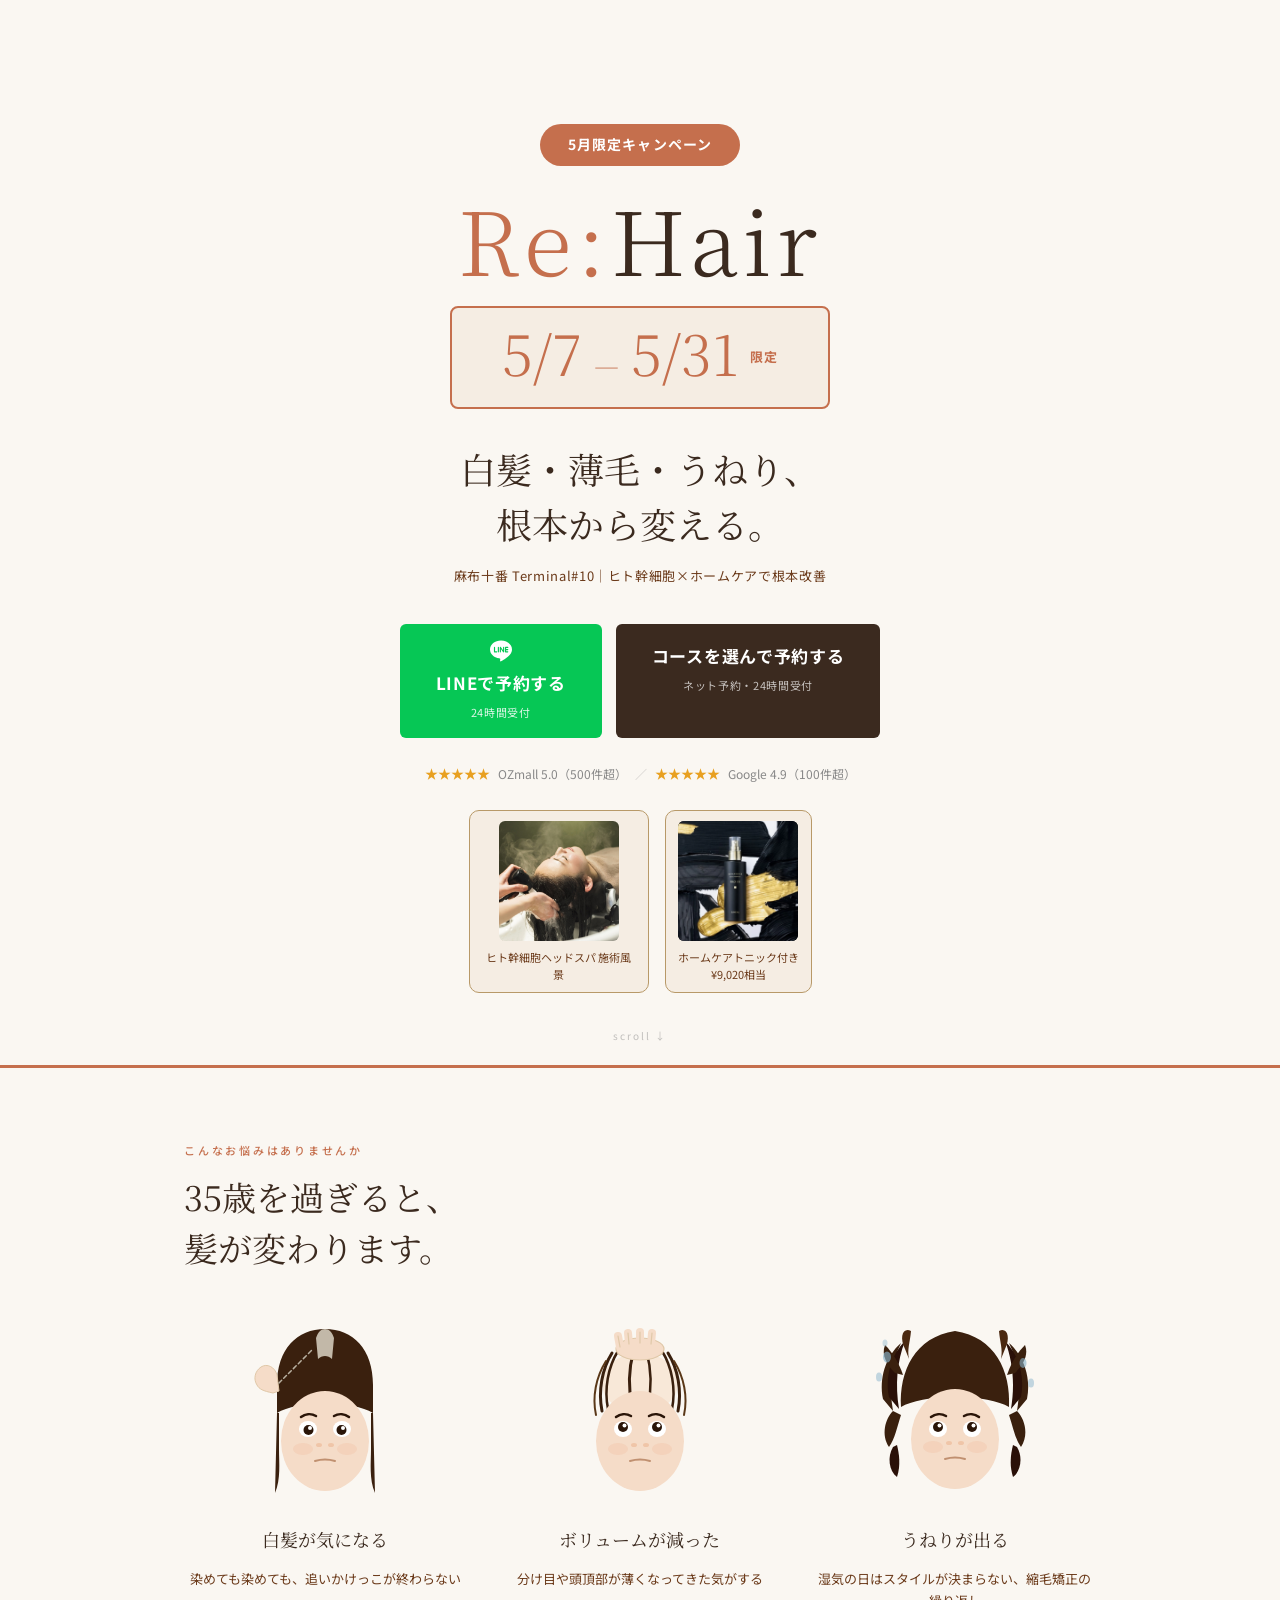
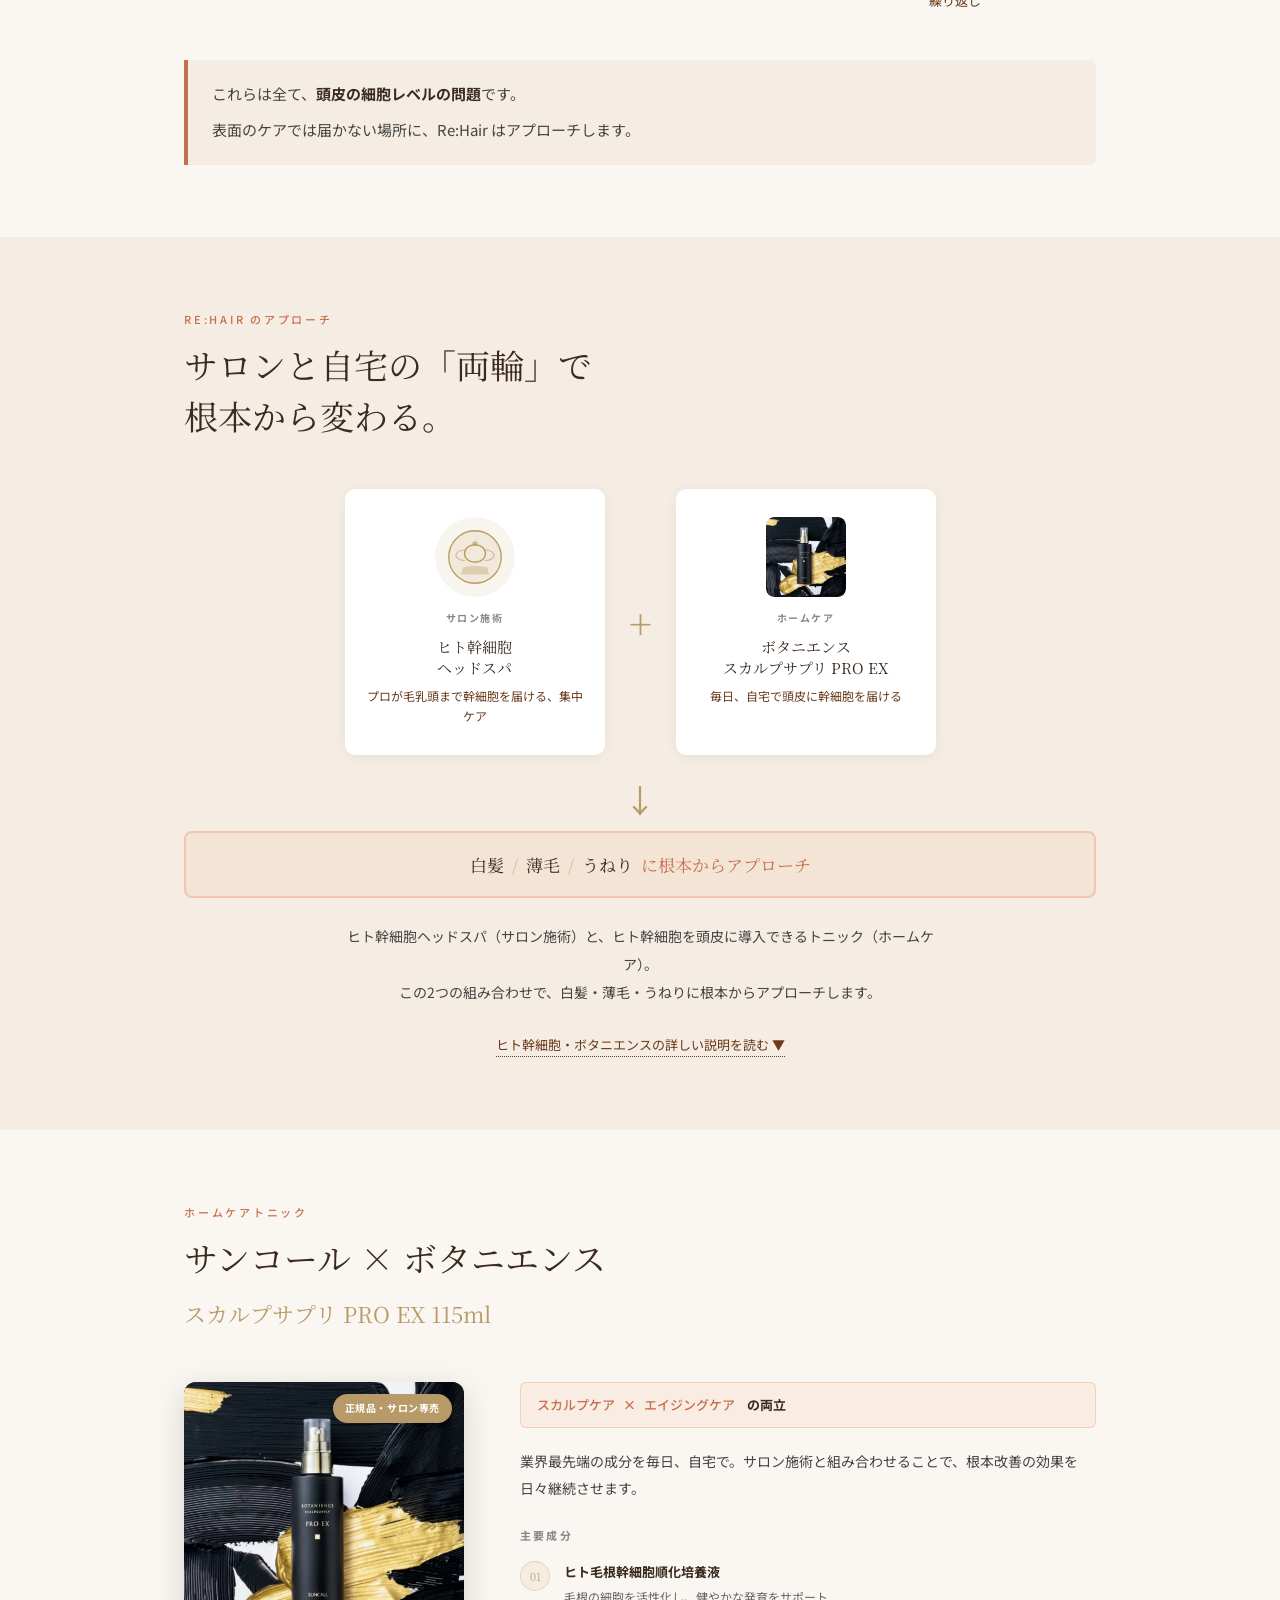
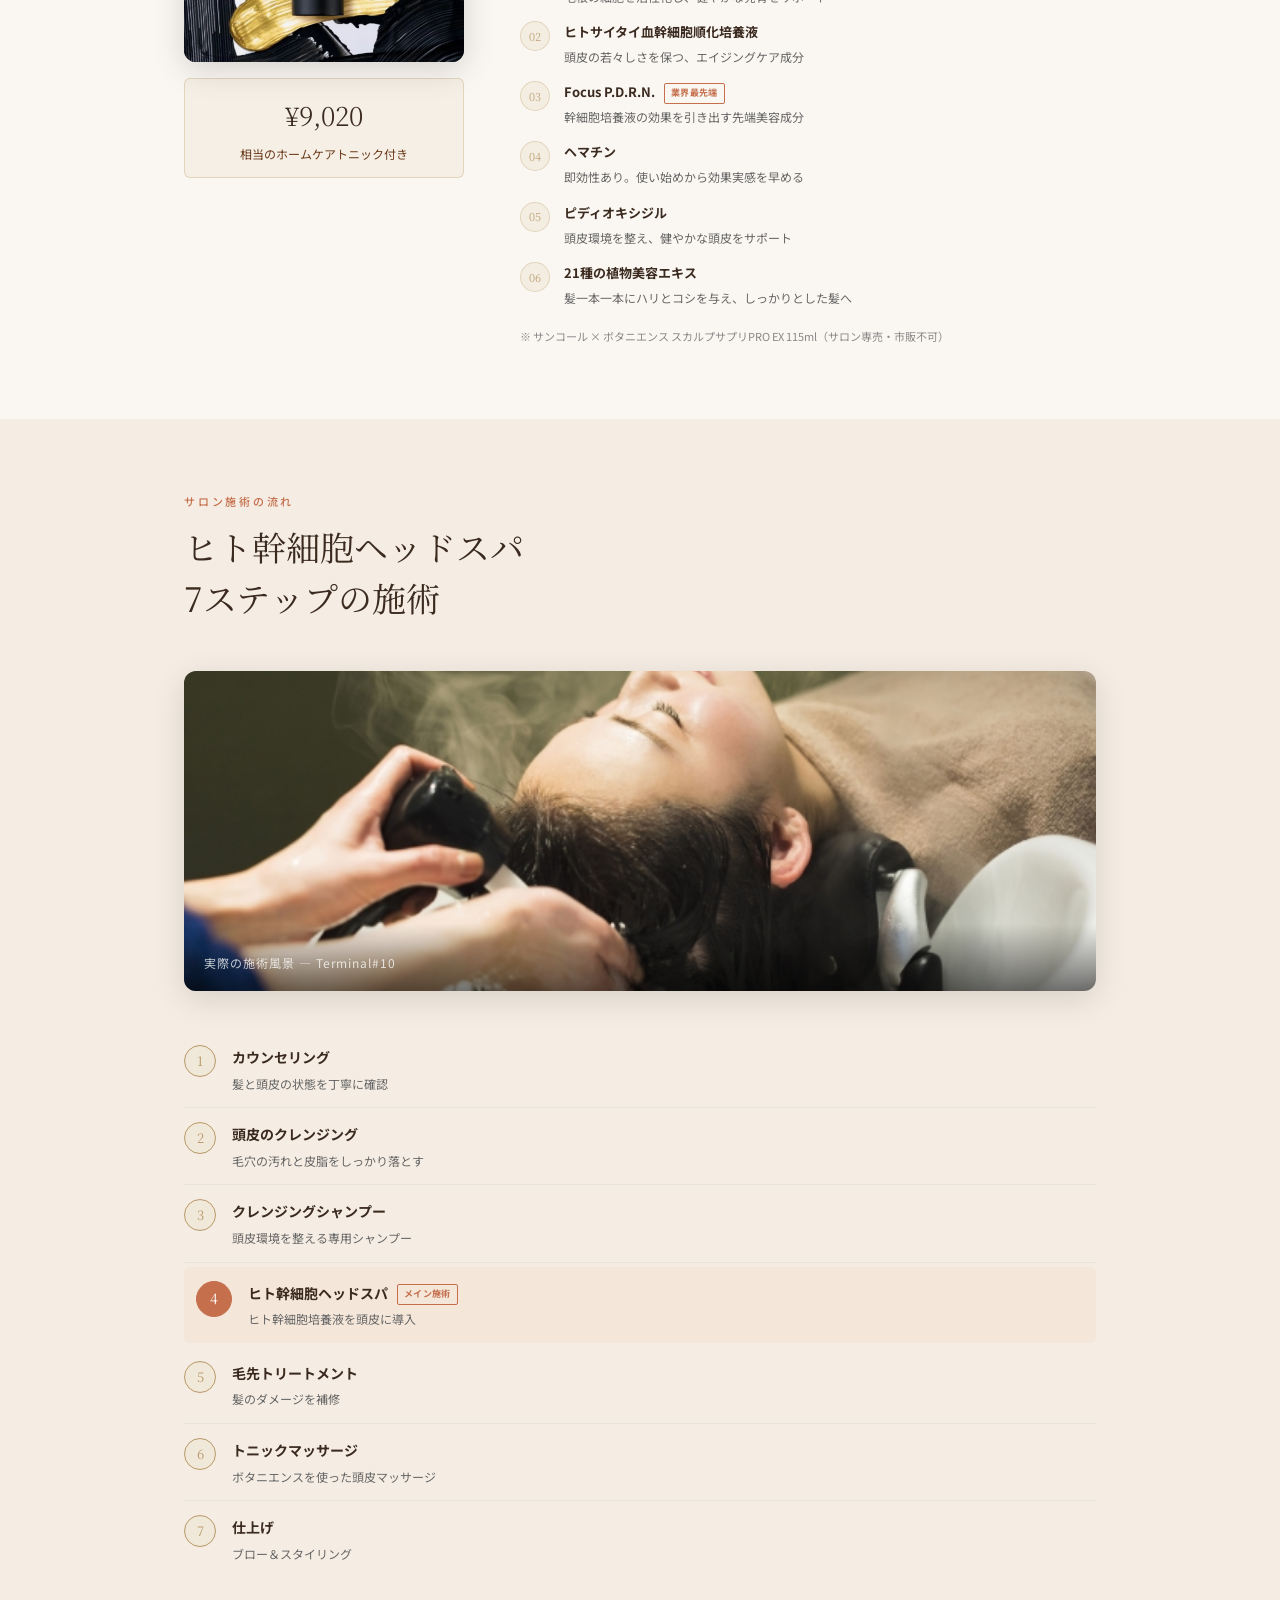
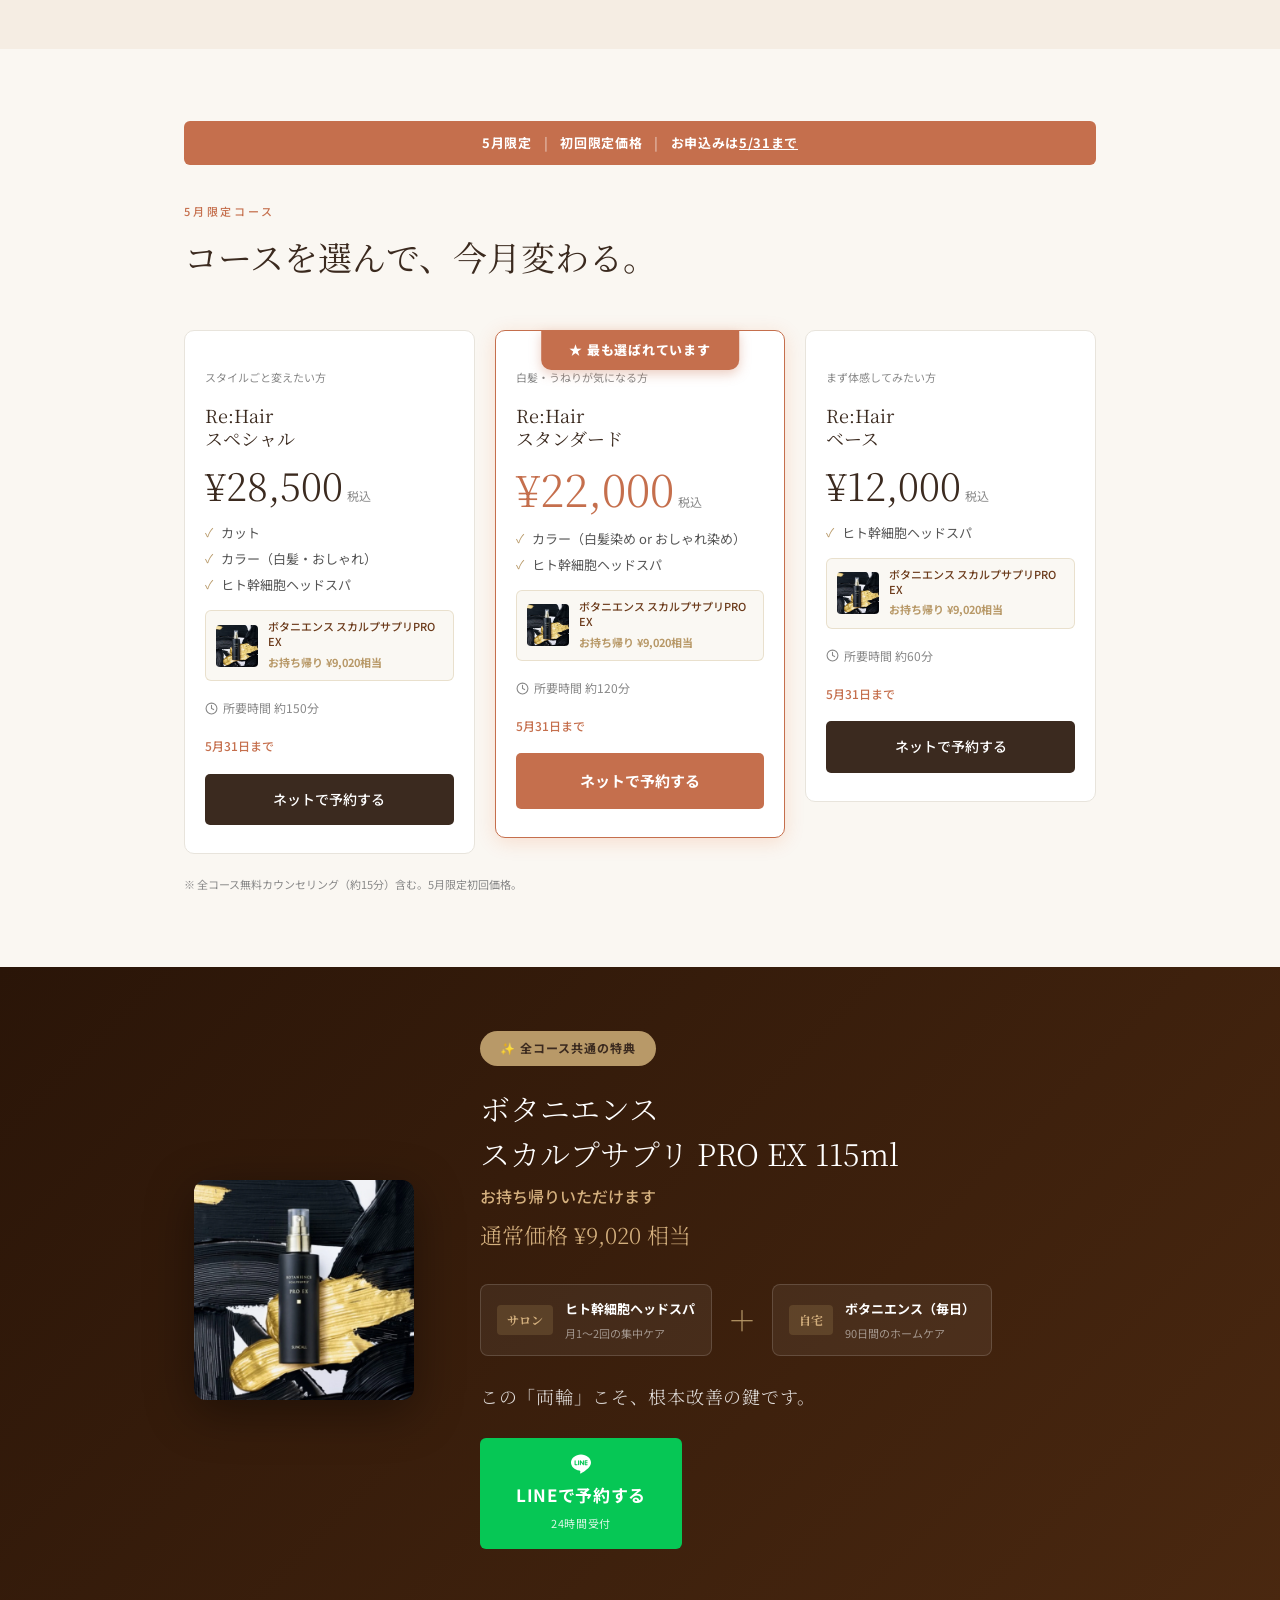
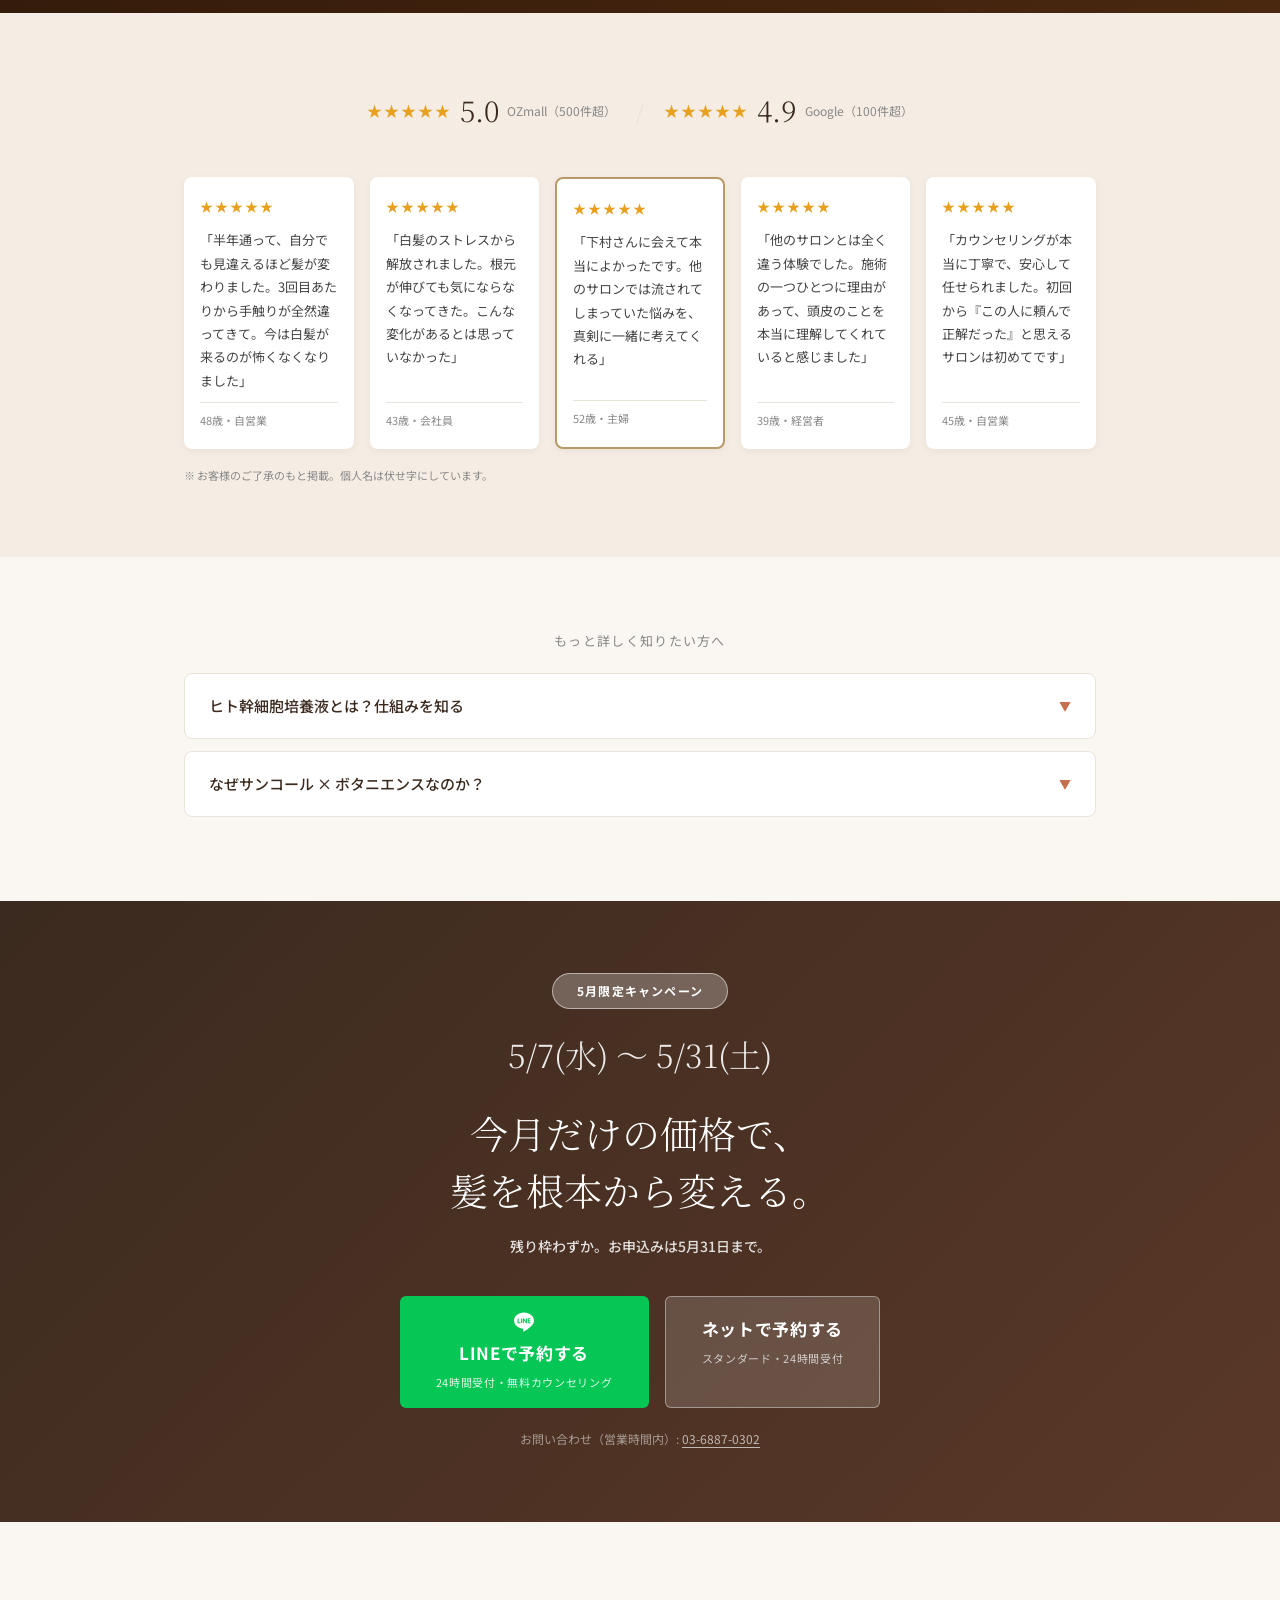
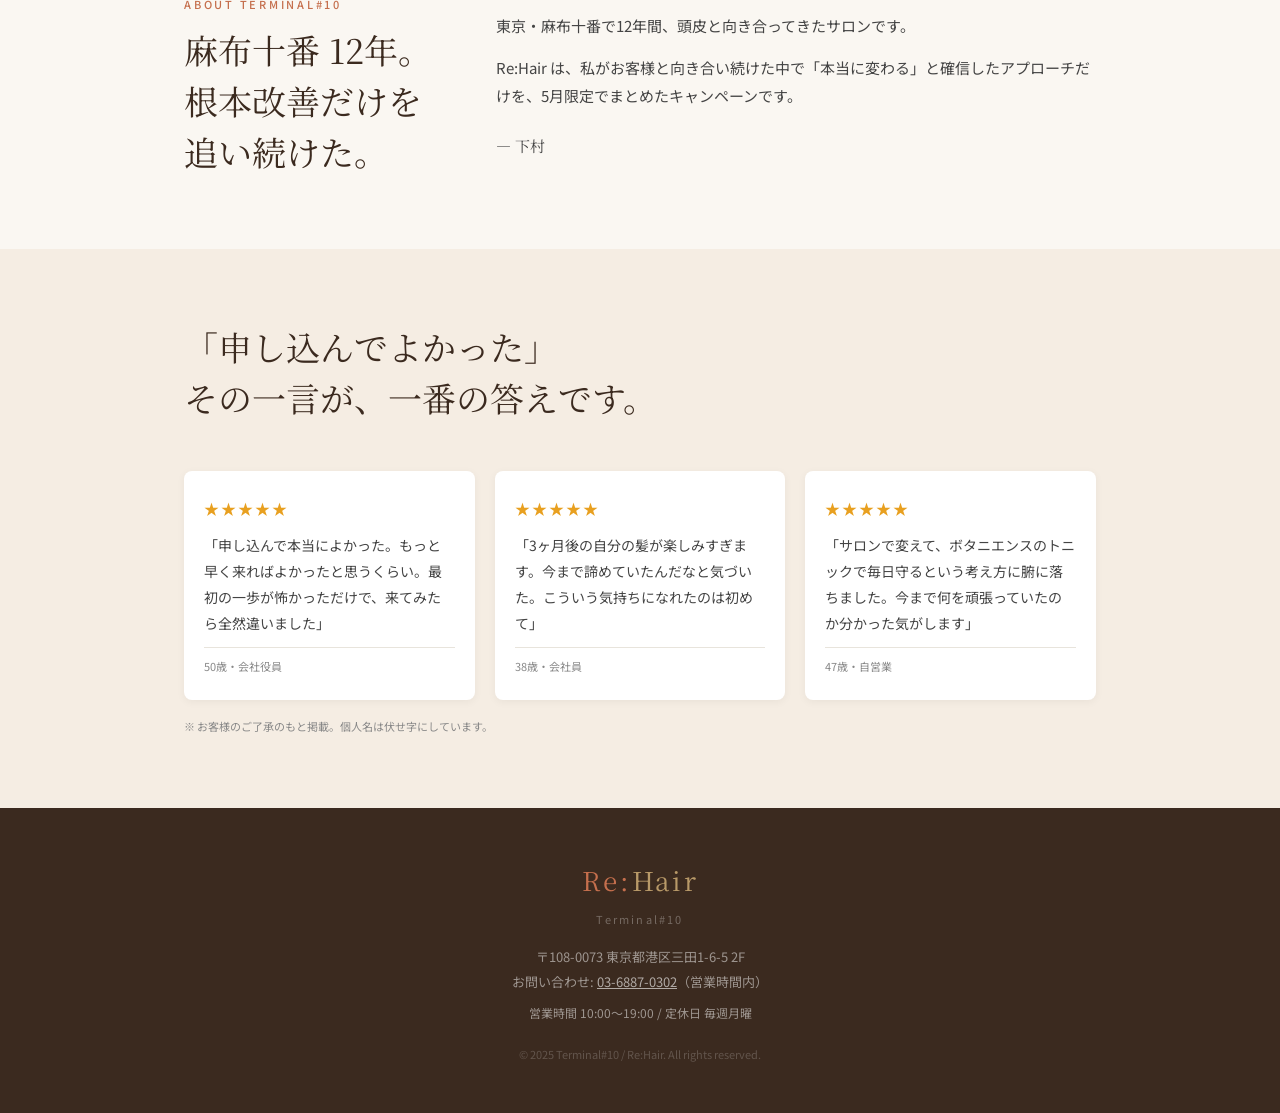
<file: index_v8-backup.html>
<!DOCTYPE html>
<html lang="ja">
<head>
  <meta charset="UTF-8">
  <meta name="viewport" content="width=device-width, initial-scale=1.0">
  <title>Re:Hair | 5月限定キャンペーン｜白髪・薄毛・うねりの根本改善｜麻布十番</title>
  <link rel="stylesheet" href="style.css">
  <link rel="preconnect" href="https://fonts.googleapis.com">
  <link rel="preconnect" href="https://fonts.gstatic.com" crossorigin>
  <link href="https://fonts.googleapis.com/css2?family=Noto+Serif+JP:wght@300;400;600&family=Noto+Sans+JP:wght@300;400;500;700&display=swap" rel="stylesheet">
</head>
<body>

<!-- ============================================================
     1. HERO — キャンペーン特化
============================================================ -->
<section class="hero">
  <div class="hero__badge">5月限定キャンペーン</div>

  <div class="hero__logo">
    <span class="hero__logo-re">Re:</span>Hair
  </div>

  <div class="hero__period">
    <span class="hero__period-date">5/7</span>
    <span class="hero__period-sep">—</span>
    <span class="hero__period-date">5/31</span>
    <span class="hero__period-only">限定</span>
  </div>

  <h1 class="hero__catch">
    白髪・薄毛・うねり、<br>
    根本から変える。
  </h1>
  <p class="hero__sub">麻布十番 Terminal#10｜ヒト幹細胞×ホームケアで根本改善</p>

  <div class="hero__cta">
    <!-- LINE URL: 動作未確認 / 下村が後日正しいURLを再取得予定 -->
    <a href="https://lin.ee/7M5qu3E" target="_blank" rel="noopener noreferrer" class="btn btn--line-hero">
      <svg width="22" height="22" viewBox="0 0 24 24" fill="white" aria-hidden="true"><path d="M19.365 9.863c.349 0 .63.285.63.631 0 .345-.281.63-.63.63H17.61v1.125h1.755c.349 0 .63.283.63.63 0 .344-.281.629-.63.629h-2.386c-.345 0-.627-.285-.627-.629V8.108c0-.345.282-.63.63-.63h2.386c.346 0 .627.285.627.63 0 .349-.281.63-.63.63H17.61v1.125h1.755zm-3.855 3.016c0 .27-.174.51-.432.596-.064.021-.133.031-.199.031-.211 0-.391-.09-.51-.25l-2.443-3.317v2.94c0 .344-.279.629-.631.629-.346 0-.626-.285-.626-.629V8.108c0-.27.173-.51.43-.595.06-.023.136-.033.194-.033.195 0 .375.104.495.254l2.462 3.33V8.108c0-.345.282-.63.63-.63.345 0 .63.285.63.63v4.771zm-5.741 0c0 .344-.282.629-.631.629-.345 0-.627-.285-.627-.629V8.108c0-.345.282-.63.63-.63.346 0 .628.285.628.63v4.771zm-2.466.629H4.917c-.345 0-.63-.285-.63-.629V8.108c0-.345.285-.63.63-.63.348 0 .63.285.63.63v4.141h1.756c.348 0 .629.283.629.63 0 .344-.281.629-.629.629M24 10.314C24 4.943 18.615.572 12 .572S0 4.943 0 10.314c0 4.811 4.27 8.842 10.035 9.608.391.082.923.258 1.058.59.12.301.079.766.038 1.08l-.164 1.02c-.045.301-.24 1.186 1.049.645 1.291-.539 6.916-4.078 9.436-6.975C23.176 14.393 24 12.458 24 10.314"/></svg>
      LINEで予約する
      <small>24時間受付</small>
    </a>
    <a href="#courses" class="btn btn--net-hero">
      コースを選んで予約する
      <small>ネット予約・24時間受付</small>
    </a>
  </div>

  <div class="hero__reviews">
    <span class="stars-sm">★★★★★</span> OZmall 5.0（500件超）
    <span class="hero__reviews-sep">／</span>
    <span class="stars-sm">★★★★★</span> Google 4.9（100件超）
  </div>

  <!-- 施術写真 + トニック ビジュアル -->
  <div class="hero__visuals">
    <div class="hero__visual-item">
      <img src="headspa-treatment.jpg"
           alt="Terminal#10 ヒト幹細胞ヘッドスパ 施術風景"
           class="hero__visual-img">
      <span class="hero__visual-label">ヒト幹細胞ヘッドスパ 施術風景</span>
    </div>
    <div class="hero__visual-item hero__visual-item--tonic">
      <img src="botanience-pro-ex.webp"
           alt="BOTANIENCE SCALPSUPPLY PRO EX 115ml - サンコール"
           class="hero__visual-img">
      <span class="hero__visual-label">ホームケアトニック付き<br>¥9,020相当</span>
    </div>
  </div>

  <div class="hero__scroll">scroll ↓</div>
</section>

<!-- ============================================================
     2. WORRY — SVG イラストで悩み可視化
============================================================ -->
<section class="worry section">
  <div class="container">
    <p class="section__eyebrow">こんなお悩みはありませんか</p>
    <h2 class="section__title">35歳を過ぎると、<br>髪が変わります。</h2>

    <div class="worry__grid">

      <!-- 白髪 -->
      <div class="worry__item">
        <div class="worry__illust">
          <svg viewBox="0 0 160 190" fill="none" xmlns="http://www.w3.org/2000/svg" aria-label="白髪を気にする女性のイラスト">
            <!-- 髪（暗い茶色・全体シルエット） -->
            <path d="M80 8 C52 8 32 28 32 64 L32 92 C42 86 60 82 80 82 C100 82 118 86 128 92 L128 64 C128 28 108 8 80 8Z" fill="#3A200E"/>
            <!-- 白髪・グレーの根元（分け目中央） -->
            <path d="M80 8 C76 8 73 11 71 17 L73 38 C75 36 77.5 35 80 35 C82.5 35 85 36 87 38 L89 17 C87 11 84 8 80 8Z" fill="#C2B8A8"/>
            <!-- 髪・サイド（流れ下がる） -->
            <path d="M32 92 L30 172 C36 158 34 142 34 128 L34 92Z" fill="#3A200E"/>
            <path d="M128 92 L130 172 C124 158 126 142 126 128 L126 92Z" fill="#3A200E"/>
            <!-- 顔 -->
            <ellipse cx="80" cy="120" rx="44" ry="50" fill="#F5DCC8"/>
            <!-- ほほ -->
            <ellipse cx="58" cy="128" rx="10" ry="6" fill="#F0A888" opacity="0.2"/>
            <ellipse cx="102" cy="128" rx="10" ry="6" fill="#F0A888" opacity="0.2"/>
            <!-- 眉（内側が少し下がる・心配顔） -->
            <path d="M56 96 C60 93 66 92 71 95" stroke="#2A1508" stroke-width="2.5" fill="none" stroke-linecap="round"/>
            <path d="M89 95 C94 92 100 93 104 96" stroke="#2A1508" stroke-width="2.5" fill="none" stroke-linecap="round"/>
            <!-- 目（白目＋瞳＋ハイライト） -->
            <ellipse cx="63" cy="108" rx="9" ry="8" fill="white"/>
            <circle cx="63.5" cy="109" r="5" fill="#2A1508"/>
            <circle cx="65" cy="107" r="2" fill="white"/>
            <ellipse cx="97" cy="108" rx="9" ry="8" fill="white"/>
            <circle cx="96.5" cy="109" r="5" fill="#2A1508"/>
            <circle cx="98" cy="107" r="2" fill="white"/>
            <!-- 鼻（小さなオーバル） -->
            <ellipse cx="74" cy="124" rx="3" ry="2" fill="#E8A880" opacity="0.45"/>
            <ellipse cx="86" cy="124" rx="3" ry="2" fill="#E8A880" opacity="0.45"/>
            <!-- 口（少し下がり気味） -->
            <path d="M70 140 Q80 137 90 140" stroke="#C09070" stroke-width="2" fill="none" stroke-linecap="round"/>
            <!-- 手（グレー部分に触れる） -->
            <path d="M12 64 C8 58 10 50 16 46 C22 42 30 46 32 54 L34 70 L28 72 C18 70 14 68 12 64Z" fill="#F5DCC8" stroke="#E0C8A8" stroke-width="1"/>
            <!-- グレー部分への点線 -->
            <path d="M34 62 Q50 46 68 28" stroke="#B8B0A0" stroke-width="1.5" stroke-dasharray="4 3" fill="none" stroke-linecap="round"/>
          </svg>
        </div>
        <p class="worry__label">白髪が気になる</p>
        <p class="worry__desc">染めても染めても、追いかけっこが終わらない</p>
      </div>

      <!-- 薄毛 -->
      <div class="worry__item">
        <div class="worry__illust">
          <svg viewBox="0 0 160 190" fill="none" xmlns="http://www.w3.org/2000/svg" aria-label="薄毛を気にする女性のイラスト">
            <!-- 頭皮（薄い毛の隙間から透けて見える） -->
            <ellipse cx="80" cy="62" rx="38" ry="30" fill="#F8E8D8"/>
            <!-- まばらな毛束（左） -->
            <path d="M42 90 C38 70 42 48 52 32" stroke="#3A200E" stroke-width="3" fill="none" stroke-linecap="round"/>
            <path d="M48 88 C44 68 48 46 58 30" stroke="#3A200E" stroke-width="2.5" fill="none" stroke-linecap="round"/>
            <path d="M36 94 C32 76 36 56 46 40" stroke="#5A3818" stroke-width="2" fill="none" stroke-linecap="round"/>
            <!-- まばらな毛束（中央） -->
            <path d="M70 72 C68 52 72 32 78 18" stroke="#3A200E" stroke-width="3" fill="none" stroke-linecap="round"/>
            <path d="M90 72 C92 52 88 32 82 18" stroke="#3A200E" stroke-width="2.5" fill="none" stroke-linecap="round"/>
            <!-- まばらな毛束（右） -->
            <path d="M118 90 C122 70 118 48 108 32" stroke="#3A200E" stroke-width="3" fill="none" stroke-linecap="round"/>
            <path d="M112 88 C116 68 112 46 102 30" stroke="#3A200E" stroke-width="2.5" fill="none" stroke-linecap="round"/>
            <path d="M124 94 C128 76 124 56 114 40" stroke="#5A3818" stroke-width="2" fill="none" stroke-linecap="round"/>
            <!-- 顔 -->
            <ellipse cx="80" cy="120" rx="44" ry="50" fill="#F5DCC8"/>
            <!-- ほほ -->
            <ellipse cx="58" cy="128" rx="10" ry="6" fill="#F0A888" opacity="0.2"/>
            <ellipse cx="102" cy="128" rx="10" ry="6" fill="#F0A888" opacity="0.2"/>
            <!-- 眉 -->
            <path d="M56 96 C60 93 66 92 71 95" stroke="#2A1508" stroke-width="2.5" fill="none" stroke-linecap="round"/>
            <path d="M89 95 C94 92 100 93 104 96" stroke="#2A1508" stroke-width="2.5" fill="none" stroke-linecap="round"/>
            <!-- 目（少し上を向いている） -->
            <ellipse cx="63" cy="108" rx="9" ry="8" fill="white"/>
            <circle cx="63" cy="106" r="5" fill="#2A1508"/>
            <circle cx="64.5" cy="104.5" r="2" fill="white"/>
            <ellipse cx="97" cy="108" rx="9" ry="8" fill="white"/>
            <circle cx="97" cy="106" r="5" fill="#2A1508"/>
            <circle cx="98.5" cy="104.5" r="2" fill="white"/>
            <!-- 鼻 -->
            <ellipse cx="74" cy="124" rx="3" ry="2" fill="#E8A880" opacity="0.45"/>
            <ellipse cx="86" cy="124" rx="3" ry="2" fill="#E8A880" opacity="0.45"/>
            <!-- 口 -->
            <path d="M70 140 Q80 137 90 140" stroke="#C09070" stroke-width="2" fill="none" stroke-linecap="round"/>
            <!-- 頭に乗せた手 -->
            <ellipse cx="80" cy="28" rx="24" ry="11" fill="#F5DCC8" stroke="#E0C8A8" stroke-width="1.2"/>
            <path d="M60 26 L58 15" stroke="#F5DCC8" stroke-width="8" stroke-linecap="round"/>
            <path d="M60 26 L58 15" stroke="#E0C8A8" stroke-width="1.2" stroke-linecap="round"/>
            <path d="M69 23 L68 12" stroke="#F5DCC8" stroke-width="8" stroke-linecap="round"/>
            <path d="M69 23 L68 12" stroke="#E0C8A8" stroke-width="1.2" stroke-linecap="round"/>
            <path d="M80 22 L80 11" stroke="#F5DCC8" stroke-width="8" stroke-linecap="round"/>
            <path d="M80 22 L80 11" stroke="#E0C8A8" stroke-width="1.2" stroke-linecap="round"/>
            <path d="M91 23 L92 12" stroke="#F5DCC8" stroke-width="8" stroke-linecap="round"/>
            <path d="M91 23 L92 12" stroke="#E0C8A8" stroke-width="1.2" stroke-linecap="round"/>
          </svg>
        </div>
        <p class="worry__label">ボリュームが減った</p>
        <p class="worry__desc">分け目や頭頂部が薄くなってきた気がする</p>
      </div>

      <!-- うねり -->
      <div class="worry__item">
        <div class="worry__illust">
          <svg viewBox="0 0 160 190" fill="none" xmlns="http://www.w3.org/2000/svg" aria-label="うねりを気にする女性のイラスト">
            <!-- 左に広がる髪 -->
            <path d="M8 78 C4 58 10 36 26 22 C16 42 14 66 18 90Z" fill="#3A200E"/>
            <path d="M14 76 C10 56 16 34 30 20 C22 40 20 64 24 88Z" fill="#2A1008"/>
            <!-- 右に広がる髪 -->
            <path d="M152 78 C156 58 150 36 134 22 C144 42 146 66 142 90Z" fill="#3A200E"/>
            <path d="M146 76 C150 56 144 34 130 20 C138 40 140 64 136 88Z" fill="#2A1008"/>
            <!-- 髪・上部メイン -->
            <path d="M26 86 C24 50 40 16 80 10 C120 16 136 50 134 86 C124 80 104 76 80 76 C56 76 36 80 26 86Z" fill="#3A200E"/>
            <!-- うねり突起（左） -->
            <path d="M20 52 C12 44 6 34 10 24 C18 32 24 42 28 54Z" fill="#3A200E"/>
            <path d="M30 28 C24 16 28 6 36 10 C35 22 32 28 34 38Z" fill="#4A2810"/>
            <!-- うねり突起（右） -->
            <path d="M140 52 C148 44 154 34 150 24 C142 32 136 42 132 54Z" fill="#3A200E"/>
            <path d="M130 28 C136 16 132 6 124 10 C125 22 128 28 126 38Z" fill="#4A2810"/>
            <!-- 毛先うねり（左） -->
            <path d="M18 90 C10 98 6 114 14 126 C20 118 22 106 26 94Z" fill="#3A200E"/>
            <path d="M18 126 C12 136 14 150 22 156 C26 144 24 132 22 124Z" fill="#2A1008"/>
            <!-- 毛先うねり（右） -->
            <path d="M142 90 C150 98 154 114 146 126 C140 118 138 106 134 94Z" fill="#3A200E"/>
            <path d="M142 126 C148 136 146 150 138 156 C134 144 136 132 138 124Z" fill="#2A1008"/>
            <!-- 顔 -->
            <ellipse cx="80" cy="118" rx="44" ry="50" fill="#F5DCC8"/>
            <!-- ほほ -->
            <ellipse cx="58" cy="126" rx="10" ry="6" fill="#F0A888" opacity="0.2"/>
            <ellipse cx="102" cy="126" rx="10" ry="6" fill="#F0A888" opacity="0.2"/>
            <!-- 眉 -->
            <path d="M56 96 C60 93 66 92 71 95" stroke="#2A1508" stroke-width="2.5" fill="none" stroke-linecap="round"/>
            <path d="M89 95 C94 92 100 93 104 96" stroke="#2A1508" stroke-width="2.5" fill="none" stroke-linecap="round"/>
            <!-- 目 -->
            <ellipse cx="63" cy="108" rx="9" ry="8" fill="white"/>
            <circle cx="63" cy="106" r="5" fill="#2A1508"/>
            <circle cx="64.5" cy="104.5" r="2" fill="white"/>
            <ellipse cx="97" cy="108" rx="9" ry="8" fill="white"/>
            <circle cx="97" cy="106" r="5" fill="#2A1508"/>
            <circle cx="98.5" cy="104.5" r="2" fill="white"/>
            <!-- 鼻 -->
            <ellipse cx="74" cy="122" rx="3" ry="2" fill="#E8A880" opacity="0.45"/>
            <ellipse cx="86" cy="122" rx="3" ry="2" fill="#E8A880" opacity="0.45"/>
            <!-- 口 -->
            <path d="M70 138 Q80 135 90 138" stroke="#C09070" stroke-width="2" fill="none" stroke-linecap="round"/>
            <!-- 湿気の水滴 -->
            <ellipse cx="12" cy="36" rx="4" ry="5.5" fill="#88B4CC" opacity="0.65"/>
            <ellipse cx="148" cy="42" rx="3.5" ry="5" fill="#88B4CC" opacity="0.6"/>
            <ellipse cx="4" cy="56" rx="3" ry="4.5" fill="#88B4CC" opacity="0.5"/>
            <ellipse cx="156" cy="62" rx="3" ry="4.5" fill="#88B4CC" opacity="0.5"/>
            <ellipse cx="10" cy="22" rx="2.5" ry="3.5" fill="#88B4CC" opacity="0.4"/>
          </svg>
        </div>
        <p class="worry__label">うねりが出る</p>
        <p class="worry__desc">湿気の日はスタイルが決まらない、縮毛矯正の繰り返し</p>
      </div>

    </div>

    <div class="worry__cause">
      <p>これらは全て、<strong>頭皮の細胞レベルの問題</strong>です。</p>
      <p>表面のケアでは届かない場所に、Re:Hair はアプローチします。</p>
    </div>
  </div>
</section>

<!-- ============================================================
     3. SOLUTION — サロン＋ホームの両輪
============================================================ -->
<section class="solution section section--warm">
  <div class="container">
    <p class="section__eyebrow">Re:Hair のアプローチ</p>
    <h2 class="section__title">サロンと自宅の「両輪」で<br>根本から変わる。</h2>

    <div class="solution__two-track">
      <div class="solution__track">
        <div class="solution__track-icon">
          <svg viewBox="0 0 64 64" fill="none" xmlns="http://www.w3.org/2000/svg">
            <circle cx="32" cy="32" r="30" fill="rgba(184,154,94,0.12)" stroke="#b89a5e" stroke-width="1.5"/>
            <ellipse cx="32" cy="28" rx="12" ry="10" fill="none" stroke="#b89a5e" stroke-width="1.5"/>
            <path d="M20 24 Q12 24 10 30 Q12 36 20 36" stroke="#b89a5e" stroke-width="1.2" fill="none" stroke-linecap="round" opacity="0.6"/>
            <path d="M44 24 Q52 24 54 30 Q52 36 44 36" stroke="#b89a5e" stroke-width="1.2" fill="none" stroke-linecap="round" opacity="0.6"/>
            <path d="M18 44 Q32 40 46 44 L48 52 L16 52Z" fill="#b89a5e" opacity="0.35"/>
            <path d="M32 12 L33 15 L36 15 L34 17 L35 20 L32 18 L29 20 L30 17 L28 15 L31 15Z" fill="#b89a5e" opacity="0.7"/>
          </svg>
        </div>
        <div class="solution__track-type">サロン施術</div>
        <div class="solution__track-name">ヒト幹細胞<br>ヘッドスパ</div>
        <p class="solution__track-desc">プロが毛乳頭まで幹細胞を届ける、集中ケア</p>
      </div>

      <div class="solution__plus">+</div>

      <div class="solution__track">
        <div class="solution__track-icon solution__track-icon--home">
          <img src="botanience-pro-ex.webp" alt="ボタニエンス スカルプサプリPRO EX" class="solution__track-tonic">
        </div>
        <div class="solution__track-type">ホームケア</div>
        <div class="solution__track-name">ボタニエンス<br>スカルプサプリ PRO EX</div>
        <p class="solution__track-desc">毎日、自宅で頭皮に幹細胞を届ける</p>
      </div>
    </div>

    <div class="solution__arrow-down">↓</div>

    <div class="solution__result-box">
      <span>白髪</span>
      <span class="solution__result-sep">/</span>
      <span>薄毛</span>
      <span class="solution__result-sep">/</span>
      <span>うねり</span>
      <strong>に根本からアプローチ</strong>
    </div>

    <p class="solution__desc">
      ヒト幹細胞ヘッドスパ（サロン施術）と、ヒト幹細胞を頭皮に導入できるトニック（ホームケア）。<br>
      この2つの組み合わせで、白髪・薄毛・うねりに根本からアプローチします。
    </p>

    <p class="solution__note">
      <a href="#details" class="solution__detail-link">ヒト幹細胞・ボタニエンスの詳しい説明を読む ▼</a>
    </p>
  </div>
</section>

<!-- ============================================================
     4. BOTANIENCE — ホームケアトニック専用セクション
============================================================ -->
<section class="botanience section" id="tonic">
  <div class="container">
    <p class="section__eyebrow">ホームケアトニック</p>
    <h2 class="section__title">サンコール × ボタニエンス<br><em class="botanience__product-name">スカルプサプリ PRO EX 115ml</em></h2>

    <div class="botanience__inner">
      <div class="botanience__visual">
        <div class="botanience__img-frame">
          <img src="botanience-pro-ex.webp"
               alt="BOTANIENCE SCALPSUPPLY PRO EX 115ml - サンコール"
               class="botanience__img">
          <div class="botanience__official">正規品・サロン専売</div>
        </div>
        <div class="botanience__value">
          <span class="botanience__value-price">¥9,020</span>
          <span class="botanience__value-label">相当のホームケアトニック付き</span>
        </div>
      </div>

      <div class="botanience__info">
        <div class="botanience__dual-badge">
          <span>スカルプケア</span>
          <span class="botanience__dual-x">×</span>
          <span>エイジングケア</span>
          <strong>の両立</strong>
        </div>
        <p class="botanience__lead">業界最先端の成分を毎日、自宅で。サロン施術と組み合わせることで、根本改善の効果を日々継続させます。</p>
        <p class="botanience__ingredients-title">主要成分</p>
        <ul class="botanience__ingredients">
          <li class="botanience__ingredient">
            <span class="botanience__ingredient-num">01</span>
            <div><strong>ヒト毛根幹細胞順化培養液</strong><p>毛根の細胞を活性化し、健やかな発育をサポート</p></div>
          </li>
          <li class="botanience__ingredient">
            <span class="botanience__ingredient-num">02</span>
            <div><strong>ヒトサイタイ血幹細胞順化培養液</strong><p>頭皮の若々しさを保つ、エイジングケア成分</p></div>
          </li>
          <li class="botanience__ingredient">
            <span class="botanience__ingredient-num">03</span>
            <div><strong>Focus P.D.R.N. <span class="ingredient-advance">業界最先端</span></strong><p>幹細胞培養液の効果を引き出す先端美容成分</p></div>
          </li>
          <li class="botanience__ingredient">
            <span class="botanience__ingredient-num">04</span>
            <div><strong>ヘマチン</strong><p>即効性あり。使い始めから効果実感を早める</p></div>
          </li>
          <li class="botanience__ingredient">
            <span class="botanience__ingredient-num">05</span>
            <div><strong>ピディオキシジル</strong><p>頭皮環境を整え、健やかな頭皮をサポート</p></div>
          </li>
          <li class="botanience__ingredient">
            <span class="botanience__ingredient-num">06</span>
            <div><strong>21種の植物美容エキス</strong><p>髪一本一本にハリとコシを与え、しっかりとした髪へ</p></div>
          </li>
        </ul>
        <p class="botanience__footnote">※ サンコール × ボタニエンス スカルプサプリPRO EX 115ml（サロン専売・市販不可）</p>
      </div>
    </div>
  </div>
</section>

<!-- ============================================================
     5. HEADSPA FLOW — 7ステップ施術フロー
============================================================ -->
<section class="headspa section section--warm" id="headspa">
  <div class="container">
    <p class="section__eyebrow">サロン施術の流れ</p>
    <h2 class="section__title">ヒト幹細胞ヘッドスパ<br>7ステップの施術</h2>

    <!-- 施術写真（見出し直下・全幅） -->
    <div class="headspa__banner">
      <img src="headspa-treatment.jpg"
           alt="Terminal#10 ヒト幹細胞ヘッドスパ 施術風景"
           class="headspa__banner-img">
      <div class="headspa__banner-overlay">
        <span>実際の施術風景 — Terminal#10</span>
      </div>
    </div>

    <div class="headspa__inner">

      <!-- ステップフロー（フル幅） -->
      <div class="headspa__steps">
        <div class="headspa__step">
          <div class="headspa__step-num">1</div>
          <div class="headspa__step-content">
            <strong>カウンセリング</strong>
            <p>髪と頭皮の状態を丁寧に確認</p>
          </div>
        </div>
        <div class="headspa__step">
          <div class="headspa__step-num">2</div>
          <div class="headspa__step-content">
            <strong>頭皮のクレンジング</strong>
            <p>毛穴の汚れと皮脂をしっかり落とす</p>
          </div>
        </div>
        <div class="headspa__step">
          <div class="headspa__step-num">3</div>
          <div class="headspa__step-content">
            <strong>クレンジングシャンプー</strong>
            <p>頭皮環境を整える専用シャンプー</p>
          </div>
        </div>
        <div class="headspa__step headspa__step--main">
          <div class="headspa__step-num headspa__step-num--main">4</div>
          <div class="headspa__step-content">
            <strong>ヒト幹細胞ヘッドスパ <span class="step-main-tag">メイン施術</span></strong>
            <p>ヒト幹細胞培養液を頭皮に導入</p>
          </div>
        </div>
        <div class="headspa__step">
          <div class="headspa__step-num">5</div>
          <div class="headspa__step-content">
            <strong>毛先トリートメント</strong>
            <p>髪のダメージを補修</p>
          </div>
        </div>
        <div class="headspa__step">
          <div class="headspa__step-num">6</div>
          <div class="headspa__step-content">
            <strong>トニックマッサージ</strong>
            <p>ボタニエンスを使った頭皮マッサージ</p>
          </div>
        </div>
        <div class="headspa__step">
          <div class="headspa__step-num">7</div>
          <div class="headspa__step-content">
            <strong>仕上げ</strong>
            <p>ブロー＆スタイリング</p>
          </div>
        </div>
      </div>

    </div>
  </div>
</section>

<!-- ============================================================
     6. COURSES — 早期提示・価格大きく
============================================================ -->
<section class="courses section" id="courses">
  <div class="container">
    <div class="courses__banner">
      <span>5月限定</span>
      <span class="courses__banner-sep">|</span>
      <span>初回限定価格</span>
      <span class="courses__banner-sep">|</span>
      <span>お申込みは<strong>5/31まで</strong></span>
    </div>

    <p class="section__eyebrow">5月限定コース</p>
    <h2 class="section__title">コースを選んで、今月変わる。</h2>

    <div class="courses__grid">

      <!-- スペシャル（松） -->
      <div class="course">
        <p class="course__for">スタイルごと変えたい方</p>
        <h3 class="course__name">Re:Hair<br>スペシャル</h3>
        <div class="course__price-wrap">
          <div class="course__price">¥28,500</div>
          <span class="course__tax">税込</span>
        </div>
        <ul class="course__items">
          <li>カット</li>
          <li>カラー（白髪・おしゃれ）</li>
          <li>ヒト幹細胞ヘッドスパ</li>
        </ul>
        <div class="course__tonic-row">
          <img src="botanience-pro-ex.webp" alt="ボタニエンス スカルプサプリPRO EX" class="course__tonic-mini">
          <div class="course__tonic-info">
            <span class="course__tonic-name">ボタニエンス スカルプサプリPRO EX</span>
            <span class="course__tonic-value">お持ち帰り ¥9,020相当</span>
          </div>
        </div>
        <div class="course__time-row">
          <svg width="13" height="13" viewBox="0 0 24 24" fill="none" stroke="currentColor" stroke-width="2" stroke-linecap="round" aria-hidden="true"><circle cx="12" cy="12" r="10"/><polyline points="12,6 12,12 16,14"/></svg>
          <span>所要時間 約150分</span>
        </div>
        <p class="course__cta-urgency">5月31日まで</p>
        <a href="https://app.aitemasu.me/u/HairsalonTerminal10/150minhal" target="_blank" rel="noopener noreferrer" class="btn btn--course">ネットで予約する</a>
      </div>

      <!-- スタンダード（竹・推奨） -->
      <div class="course course--featured">
        <div class="course__ribbon">★ 最も選ばれています</div>
        <p class="course__for">白髪・うねりが気になる方</p>
        <h3 class="course__name">Re:Hair<br>スタンダード</h3>
        <div class="course__price-wrap">
          <div class="course__price course__price--featured">¥22,000</div>
          <span class="course__tax">税込</span>
        </div>
        <ul class="course__items">
          <li>カラー（白髪染め or おしゃれ染め）</li>
          <li>ヒト幹細胞ヘッドスパ</li>
        </ul>
        <div class="course__tonic-row">
          <img src="botanience-pro-ex.webp" alt="ボタニエンス スカルプサプリPRO EX" class="course__tonic-mini">
          <div class="course__tonic-info">
            <span class="course__tonic-name">ボタニエンス スカルプサプリPRO EX</span>
            <span class="course__tonic-value">お持ち帰り ¥9,020相当</span>
          </div>
        </div>
        <div class="course__time-row">
          <svg width="13" height="13" viewBox="0 0 24 24" fill="none" stroke="currentColor" stroke-width="2" stroke-linecap="round" aria-hidden="true"><circle cx="12" cy="12" r="10"/><polyline points="12,6 12,12 16,14"/></svg>
          <span>所要時間 約120分</span>
        </div>
        <p class="course__cta-urgency">5月31日まで</p>
        <a href="https://app.aitemasu.me/u/HairsalonTerminal10/120minhalcopy" target="_blank" rel="noopener noreferrer" class="btn btn--course-featured">ネットで予約する</a>
      </div>

      <!-- ベース（梅） -->
      <div class="course">
        <p class="course__for">まず体感してみたい方</p>
        <h3 class="course__name">Re:Hair<br>ベース</h3>
        <div class="course__price-wrap">
          <div class="course__price">¥12,000</div>
          <span class="course__tax">税込</span>
        </div>
        <ul class="course__items">
          <li>ヒト幹細胞ヘッドスパ</li>
        </ul>
        <div class="course__tonic-row">
          <img src="botanience-pro-ex.webp" alt="ボタニエンス スカルプサプリPRO EX" class="course__tonic-mini">
          <div class="course__tonic-info">
            <span class="course__tonic-name">ボタニエンス スカルプサプリPRO EX</span>
            <span class="course__tonic-value">お持ち帰り ¥9,020相当</span>
          </div>
        </div>
        <div class="course__time-row">
          <svg width="13" height="13" viewBox="0 0 24 24" fill="none" stroke="currentColor" stroke-width="2" stroke-linecap="round" aria-hidden="true"><circle cx="12" cy="12" r="10"/><polyline points="12,6 12,12 16,14"/></svg>
          <span>所要時間 約60分</span>
        </div>
        <p class="course__cta-urgency">5月31日まで</p>
        <a href="https://app.aitemasu.me/u/HairsalonTerminal10/90minhalcopycopy" target="_blank" rel="noopener noreferrer" class="btn btn--course">ネットで予約する</a>
      </div>

    </div>

    <p class="courses__note">
      ※ 全コース無料カウンセリング（約15分）含む。5月限定初回価格。
    </p>
  </div>
</section>

<!-- ============================================================
     7. HOME CARE BONUS — 全コース共通特典（強調）
============================================================ -->
<section class="home-bonus section">
  <div class="container">
    <div class="home-bonus__inner">

      <!-- 商品写真 -->
      <div class="home-bonus__visual">
        <img src="botanience-pro-ex.webp"
             alt="BOTANIENCE SCALPSUPPLY PRO EX 115ml - サンコール"
             class="home-bonus__img">
      </div>

      <!-- テキスト -->
      <div class="home-bonus__text">
        <div class="home-bonus__tag">✨ 全コース共通の特典</div>
        <h2 class="home-bonus__title">
          ボタニエンス<br>スカルプサプリ PRO EX 115ml
        </h2>
        <p class="home-bonus__sub">お持ち帰りいただけます</p>
        <p class="home-bonus__value">通常価格 ¥9,020 相当</p>

        <div class="home-bonus__cycle">
          <div class="home-bonus__cycle-item">
            <div class="home-bonus__cycle-num">サロン</div>
            <div class="home-bonus__cycle-detail">
              <strong>ヒト幹細胞ヘッドスパ</strong>
              <small>月1〜2回の集中ケア</small>
            </div>
          </div>
          <div class="home-bonus__cycle-plus">＋</div>
          <div class="home-bonus__cycle-item">
            <div class="home-bonus__cycle-num">自宅</div>
            <div class="home-bonus__cycle-detail">
              <strong>ボタニエンス（毎日）</strong>
              <small>90日間のホームケア</small>
            </div>
          </div>
        </div>

        <p class="home-bonus__message">
          この「両輪」こそ、根本改善の鍵です。
        </p>
        <!-- LINE URL: 動作未確認 / 下村が後日正しいURLを再取得予定 -->
        <a href="https://lin.ee/7M5qu3E" target="_blank" rel="noopener noreferrer" class="btn btn--line-hero home-bonus__btn">
          <svg width="20" height="20" viewBox="0 0 24 24" fill="white" aria-hidden="true"><path d="M19.365 9.863c.349 0 .63.285.63.631 0 .345-.281.63-.63.63H17.61v1.125h1.755c.349 0 .63.283.63.63 0 .344-.281.629-.63.629h-2.386c-.345 0-.627-.285-.627-.629V8.108c0-.345.282-.63.63-.63h2.386c.346 0 .627.285.627.63 0 .349-.281.63-.63.63H17.61v1.125h1.755zm-3.855 3.016c0 .27-.174.51-.432.596-.064.021-.133.031-.199.031-.211 0-.391-.09-.51-.25l-2.443-3.317v2.94c0 .344-.279.629-.631.629-.346 0-.626-.285-.626-.629V8.108c0-.27.173-.51.43-.595.06-.023.136-.033.194-.033.195 0 .375.104.495.254l2.462 3.33V8.108c0-.345.282-.63.63-.63.345 0 .63.285.63.63v4.771zm-5.741 0c0 .344-.282.629-.631.629-.345 0-.627-.285-.627-.629V8.108c0-.345.282-.63.63-.63.346 0 .628.285.628.63v4.771zm-2.466.629H4.917c-.345 0-.63-.285-.63-.629V8.108c0-.345.285-.63.63-.63.348 0 .63.285.63.63v4.141h1.756c.348 0 .629.283.629.63 0 .344-.281.629-.629.629M24 10.314C24 4.943 18.615.572 12 .572S0 4.943 0 10.314c0 4.811 4.27 8.842 10.035 9.608.391.082.923.258 1.058.59.12.301.079.766.038 1.08l-.164 1.02c-.045.301-.24 1.186 1.049.645 1.291-.539 6.916-4.078 9.436-6.975C23.176 14.393 24 12.458 24 10.314"/></svg>
          LINEで予約する
          <small>24時間受付</small>
        </a>
      </div>

    </div>
  </div>
</section>

<!-- ============================================================
     8. REVIEWS — お客様の声（5件）
============================================================ -->
<section class="reviews section section--warm">
  <div class="container">
    <div class="reviews__scores">
      <div class="reviews__score-block">
        <span class="stars">★★★★★</span>
        <span class="reviews__score-num">5.0</span>
        <span class="reviews__score-label">OZmall（500件超）</span>
      </div>
      <div class="reviews__score-sep">/</div>
      <div class="reviews__score-block">
        <span class="stars">★★★★★</span>
        <span class="reviews__score-num">4.9</span>
        <span class="reviews__score-label">Google（100件超）</span>
      </div>
    </div>

    <div class="reviews__grid">
      <div class="review-card">
        <div class="stars">★★★★★</div>
        <p>「半年通って、自分でも見違えるほど髪が変わりました。3回目あたりから手触りが全然違ってきて。今は白髪が来るのが怖くなくなりました」</p>
        <span class="review-card__meta">48歳・自営業</span>
      </div>
      <div class="review-card">
        <div class="stars">★★★★★</div>
        <p>「白髪のストレスから解放されました。根元が伸びても気にならなくなってきた。こんな変化があるとは思っていなかった」</p>
        <span class="review-card__meta">43歳・会社員</span>
      </div>
      <div class="review-card review-card--accent">
        <div class="stars">★★★★★</div>
        <p>「下村さんに会えて本当によかったです。他のサロンでは流されてしまっていた悩みを、真剣に一緒に考えてくれる」</p>
        <span class="review-card__meta">52歳・主婦</span>
      </div>
      <div class="review-card">
        <div class="stars">★★★★★</div>
        <p>「他のサロンとは全く違う体験でした。施術の一つひとつに理由があって、頭皮のことを本当に理解してくれていると感じました」</p>
        <span class="review-card__meta">39歳・経営者</span>
      </div>
      <div class="review-card">
        <div class="stars">★★★★★</div>
        <p>「カウンセリングが本当に丁寧で、安心して任せられました。初回から『この人に頼んで正解だった』と思えるサロンは初めてです」</p>
        <span class="review-card__meta">45歳・自営業</span>
      </div>
    </div>
    <p class="reviews__note">※ お客様のご了承のもと掲載。個人名は伏せ字にしています。</p>
  </div>
</section>

<!-- ============================================================
     9. DETAILS — 折りたたみ詳細
============================================================ -->
<section class="details-section section" id="details">
  <div class="container">
    <p class="details-section__lead">もっと詳しく知りたい方へ</p>

    <details class="detail-card">
      <summary class="detail-card__trigger">
        <span>ヒト幹細胞培養液とは？仕組みを知る</span>
        <span class="detail-card__arrow">▼</span>
      </summary>
      <div class="detail-card__body">
        <p>ヒト幹細胞の培養液には、細胞の修復・再生を促す<strong>サイトカインや成長因子</strong>が豊富に含まれています。これを頭皮から浸透させることで、毛乳頭細胞・毛母細胞に直接働きかけます。</p>
        <div class="detail-diagram">
          <div class="detail-diagram__layer detail-diagram__layer--surface">
            <span>毛幹（見えている髪）</span><span class="detail-tag">シャンプー・トリートメント</span>
          </div>
          <div class="detail-diagram__arrow">↓</div>
          <div class="detail-diagram__layer detail-diagram__layer--mid">
            <span>毛根・毛球部</span><span class="detail-tag">一般的なヘアケア</span>
          </div>
          <div class="detail-diagram__arrow detail-diagram__arrow--gold">↓ Re:Hair はここまで届く</div>
          <div class="detail-diagram__layer detail-diagram__layer--deep">
            <span><strong>毛乳頭細胞・毛母細胞</strong><br><small>Re:Hair ターゲット領域</small></span>
          </div>
        </div>
        <div class="detail-effects">
          <div class="detail-effect"><span class="detail-effect__dot"></span><div><strong>白髪：</strong>メラノサイトへの働きかけで、色素細胞をサポート</div></div>
          <div class="detail-effect"><span class="detail-effect__dot"></span><div><strong>薄毛：</strong>毛母細胞の分裂促進・毛周期の正常化</div></div>
          <div class="detail-effect"><span class="detail-effect__dot"></span><div><strong>うねり：</strong>毛根のゆがみ補正・均一な細胞分裂をサポート</div></div>
        </div>
        <p class="detail-note">※効果には個人差があります。医薬品ではなく化粧品成分として作用します。</p>
      </div>
    </details>

    <details class="detail-card">
      <summary class="detail-card__trigger">
        <span>なぜサンコール × ボタニエンスなのか？</span>
        <span class="detail-card__arrow">▼</span>
      </summary>
      <div class="detail-card__body">
        <p class="detail-intro-quote">「12年間、数多くのケア製品を試してきた中で、本当に変わったという声を一番多くいただいたのがこの製品でした。」— 下村</p>
        <p><strong>ボタニエンス スカルプサプリPRO EX 115ml</strong>は、ヒト毛根幹細胞・ヒトサイタイ血幹細胞の2種の培養液と、業界最先端の「Focus P.D.R.N.」を配合したサロン専売トニックです。</p>
        <div class="detail-compare">
          <div class="detail-compare__head"></div>
          <div class="detail-compare__head detail-compare__head--bad">市販品</div>
          <div class="detail-compare__head detail-compare__head--good">ボタニエンス</div>
          <div class="detail-compare__label">幹細胞濃度</div>
          <div class="detail-compare__bad">✕ 微量</div>
          <div class="detail-compare__good">◎ 毛乳頭まで届く濃度</div>
          <div class="detail-compare__label">品質設計</div>
          <div class="detail-compare__bad">✕ 一般向け</div>
          <div class="detail-compare__good">◎ サロンプロ専用</div>
          <div class="detail-compare__label">入手方法</div>
          <div class="detail-compare__bad">△ 誰でも購入可</div>
          <div class="detail-compare__good">◎ サロン限定・市販不可</div>
          <div class="detail-compare__label">使い方指導</div>
          <div class="detail-compare__bad">✕ なし</div>
          <div class="detail-compare__good">◎ プロが直接レクチャー</div>
        </div>
        <p class="detail-note">※ サンコール × ボタニエンス スカルプサプリPRO EX 115ml（サロン専売・市販不可）</p>
      </div>
    </details>
  </div>
</section>

<!-- ============================================================
     10. CTA #2 — 申込導線
============================================================ -->
<section class="cta-section section section--campaign" id="reserve">
  <div class="container">
    <div class="cta-section__badge">5月限定キャンペーン</div>
    <div class="cta-section__period">5/7(水) 〜 5/31(土)</div>
    <h2 class="cta-section__title">
      今月だけの価格で、<br>髪を根本から変える。
    </h2>
    <p class="cta-section__urgency">残り枠わずか。お申込みは5月31日まで。</p>
    <div class="cta-section__buttons">
      <!-- LINE URL: 動作未確認 / 下村が後日正しいURLを再取得予定 -->
      <a href="https://lin.ee/7M5qu3E" target="_blank" rel="noopener noreferrer" class="btn btn--line-hero">
        <svg width="20" height="20" viewBox="0 0 24 24" fill="white" aria-hidden="true"><path d="M19.365 9.863c.349 0 .63.285.63.631 0 .345-.281.63-.63.63H17.61v1.125h1.755c.349 0 .63.283.63.63 0 .344-.281.629-.63.629h-2.386c-.345 0-.627-.285-.627-.629V8.108c0-.345.282-.63.63-.63h2.386c.346 0 .627.285.627.63 0 .349-.281.63-.63.63H17.61v1.125h1.755zm-3.855 3.016c0 .27-.174.51-.432.596-.064.021-.133.031-.199.031-.211 0-.391-.09-.51-.25l-2.443-3.317v2.94c0 .344-.279.629-.631.629-.346 0-.626-.285-.626-.629V8.108c0-.27.173-.51.43-.595.06-.023.136-.033.194-.033.195 0 .375.104.495.254l2.462 3.33V8.108c0-.345.282-.63.63-.63.345 0 .63.285.63.63v4.771zm-5.741 0c0 .344-.282.629-.631.629-.345 0-.627-.285-.627-.629V8.108c0-.345.282-.63.63-.63.346 0 .628.285.628.63v4.771zm-2.466.629H4.917c-.345 0-.63-.285-.63-.629V8.108c0-.345.285-.63.63-.63.348 0 .63.285.63.63v4.141h1.756c.348 0 .629.283.629.63 0 .344-.281.629-.629.629M24 10.314C24 4.943 18.615.572 12 .572S0 4.943 0 10.314c0 4.811 4.27 8.842 10.035 9.608.391.082.923.258 1.058.59.12.301.079.766.038 1.08l-.164 1.02c-.045.301-.24 1.186 1.049.645 1.291-.539 6.916-4.078 9.436-6.975C23.176 14.393 24 12.458 24 10.314"/></svg>
        LINEで予約する
        <small>24時間受付・無料カウンセリング</small>
      </a>
      <a href="https://app.aitemasu.me/u/HairsalonTerminal10/120minhalcopy" target="_blank" rel="noopener noreferrer" class="btn btn--net-hero">
        ネットで予約する
        <small>スタンダード・24時間受付</small>
      </a>
    </div>
    <p class="cta-section__tel">お問い合わせ（営業時間内）: <a href="tel:03-6887-0302">03-6887-0302</a></p>
  </div>
</section>

<!-- ============================================================
     11. ABOUT — 短く
============================================================ -->
<section class="about section">
  <div class="container">
    <div class="about__inner">
      <div>
        <p class="section__eyebrow">About Terminal#10</p>
        <h2 class="section__title section__title--left">麻布十番 12年。<br>根本改善だけを<br>追い続けた。</h2>
      </div>
      <div class="about__text">
        <p>東京・麻布十番で12年間、頭皮と向き合ってきたサロンです。</p>
        <p>Re:Hair は、私がお客様と向き合い続けた中で「本当に変わる」と確信したアプローチだけを、5月限定でまとめたキャンペーンです。</p>
        <p class="about__sign">— 下村</p>
      </div>
    </div>
  </div>
</section>

<!-- ============================================================
     12. FINAL REVIEWS — 背中を押す3件
============================================================ -->
<section class="reviews-final section section--warm">
  <div class="container">
    <h2 class="section__title">「申し込んでよかった」<br>その一言が、一番の答えです。</h2>
    <div class="reviews-final__grid">
      <div class="review-card-final">
        <div class="stars">★★★★★</div>
        <p>「申し込んで本当によかった。もっと早く来ればよかったと思うくらい。最初の一歩が怖かっただけで、来てみたら全然違いました」</p>
        <span>50歳・会社役員</span>
      </div>
      <div class="review-card-final">
        <div class="stars">★★★★★</div>
        <p>「3ヶ月後の自分の髪が楽しみすぎます。今まで諦めていたんだなと気づいた。こういう気持ちになれたのは初めて」</p>
        <span>38歳・会社員</span>
      </div>
      <div class="review-card-final">
        <div class="stars">★★★★★</div>
        <p>「サロンで変えて、ボタニエンスのトニックで毎日守るという考え方に腑に落ちました。今まで何を頑張っていたのか分かった気がします」</p>
        <span>47歳・自営業</span>
      </div>
    </div>
    <p class="reviews__note">※ お客様のご了承のもと掲載。個人名は伏せ字にしています。</p>
  </div>
</section>

<!-- ============================================================
     13. FOOTER
============================================================ -->
<footer class="footer">
  <div class="container">
    <p class="footer__logo"><span class="footer__logo-re">Re:</span>Hair</p>
    <p class="footer__salon">Terminal#10</p>
    <p class="footer__info">
      〒108-0073 東京都港区三田1-6-5 2F<br>
      お問い合わせ: <a href="tel:03-6887-0302">03-6887-0302</a>（営業時間内）
    </p>
    <p class="footer__hours">営業時間 10:00〜19:00 / 定休日 毎週月曜</p>
    <p class="footer__copy">© 2025 Terminal#10 / Re:Hair. All rights reserved.</p>
  </div>
</footer>

</body>
</html>
</file>
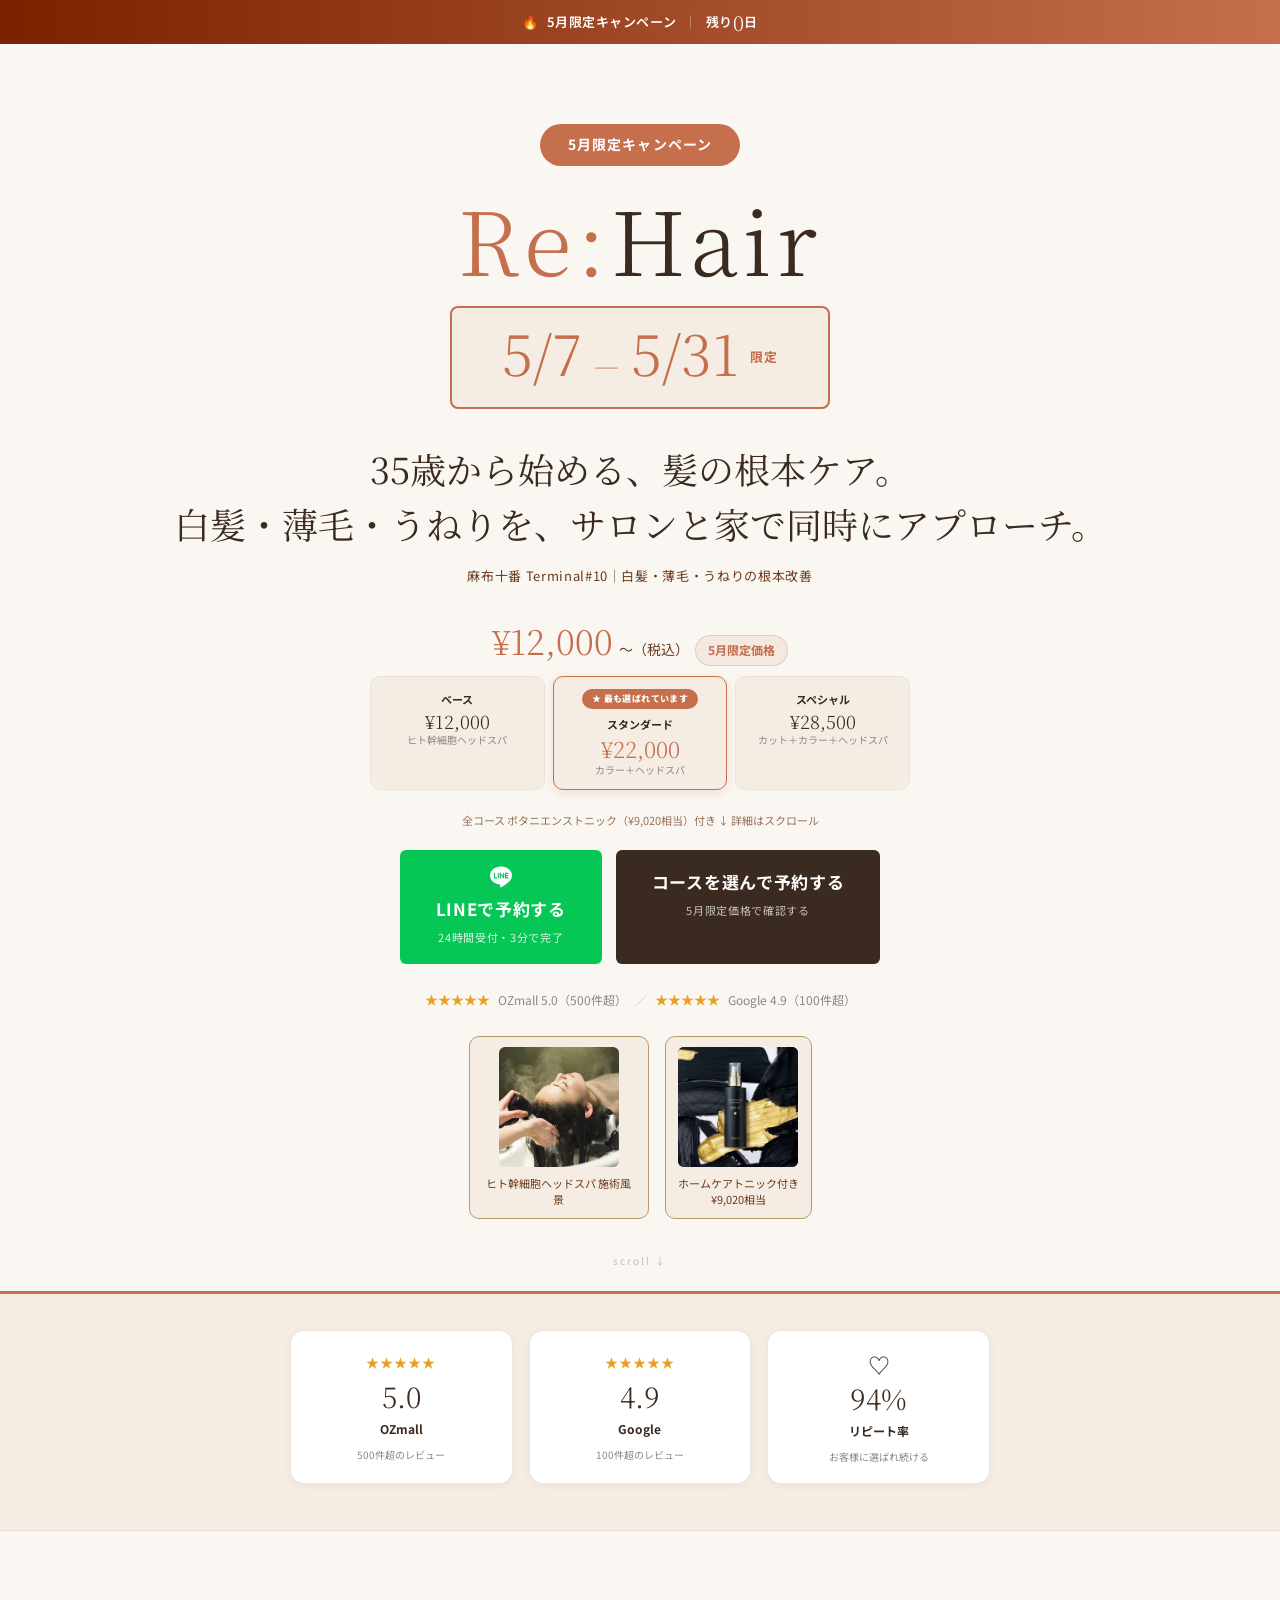
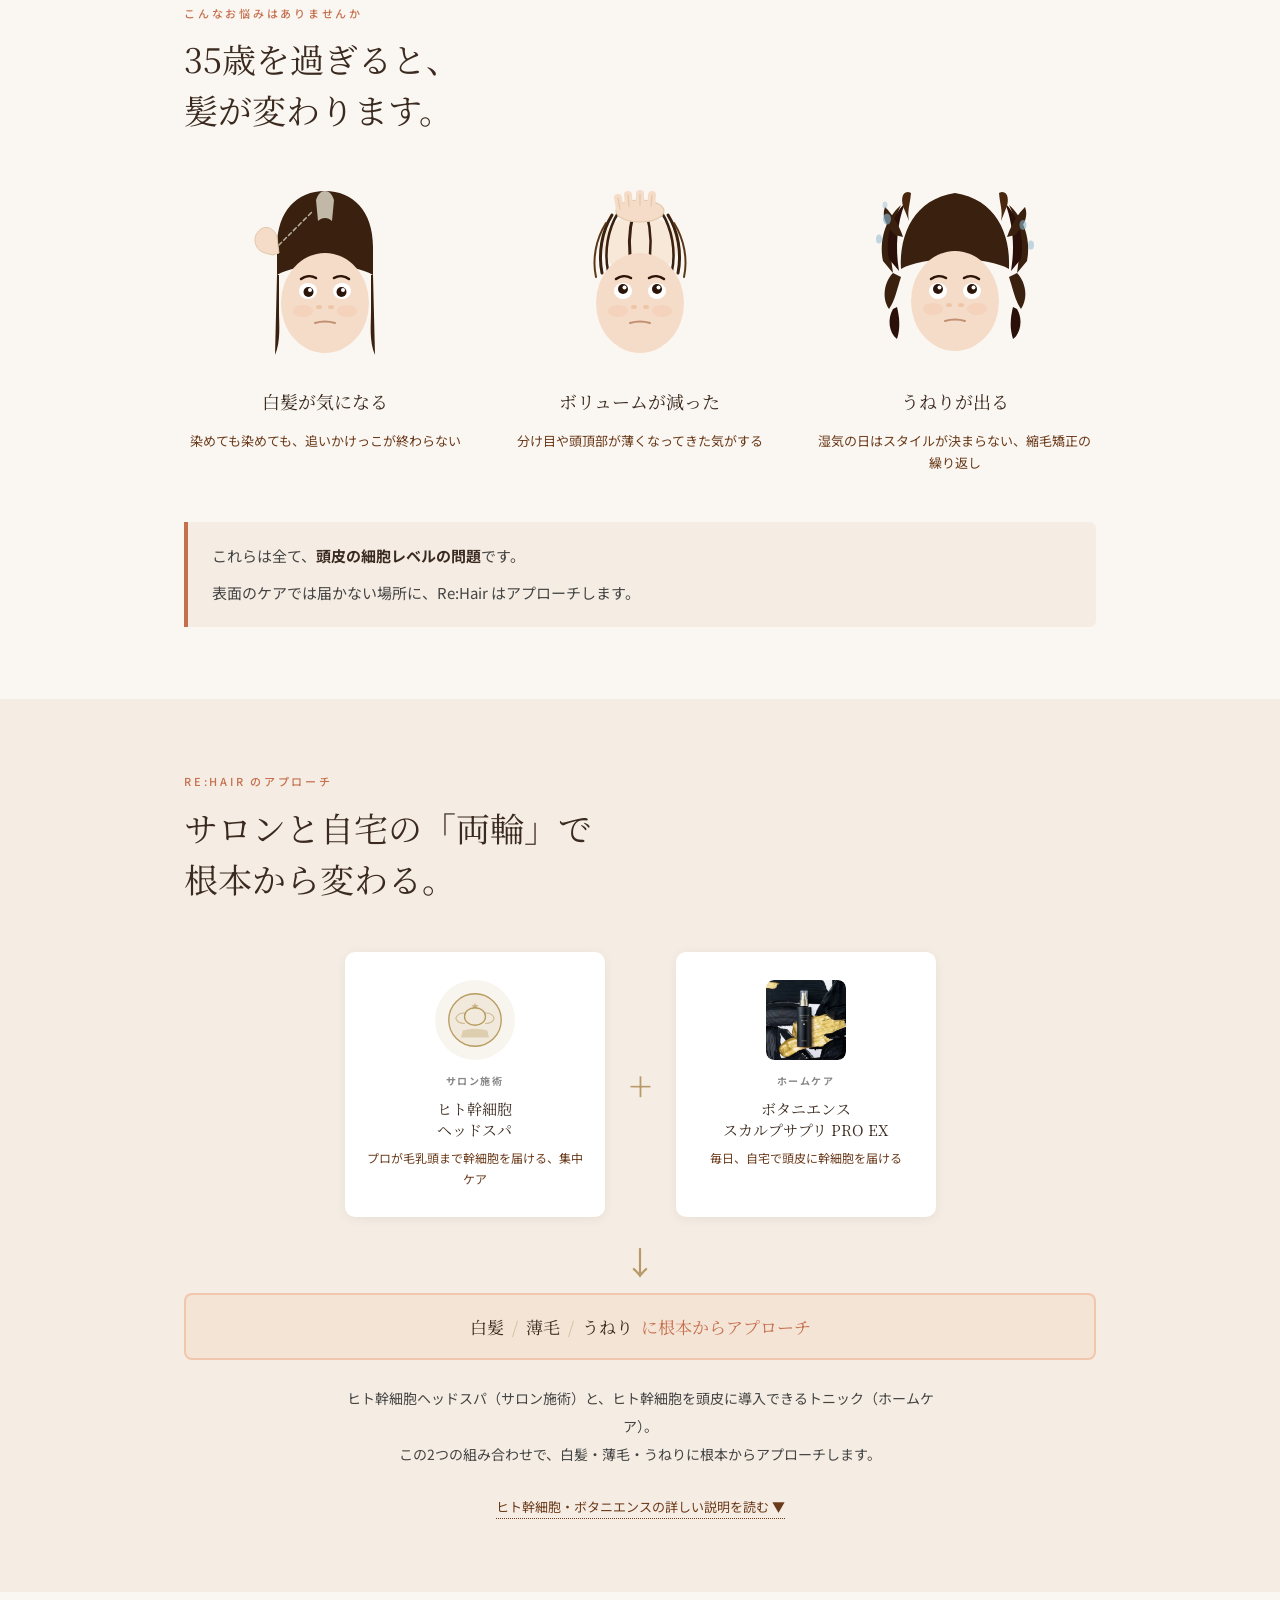
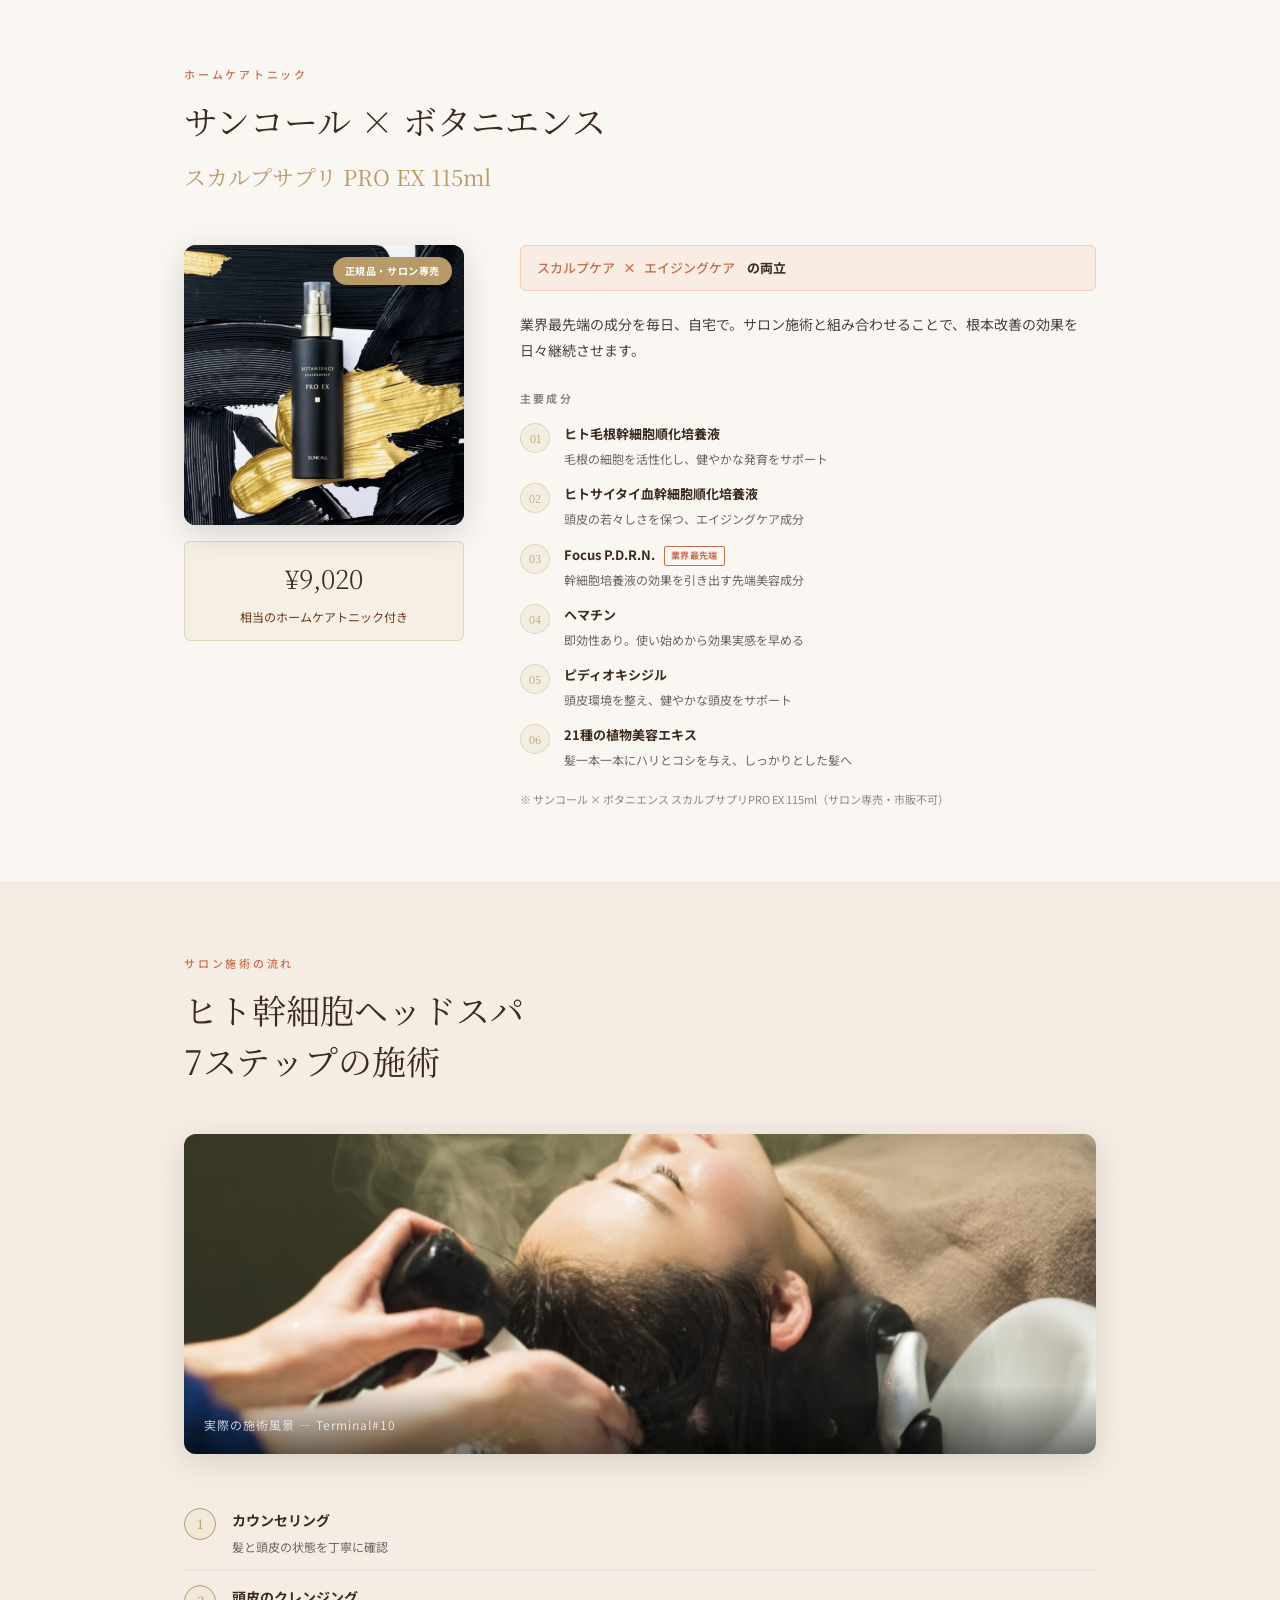
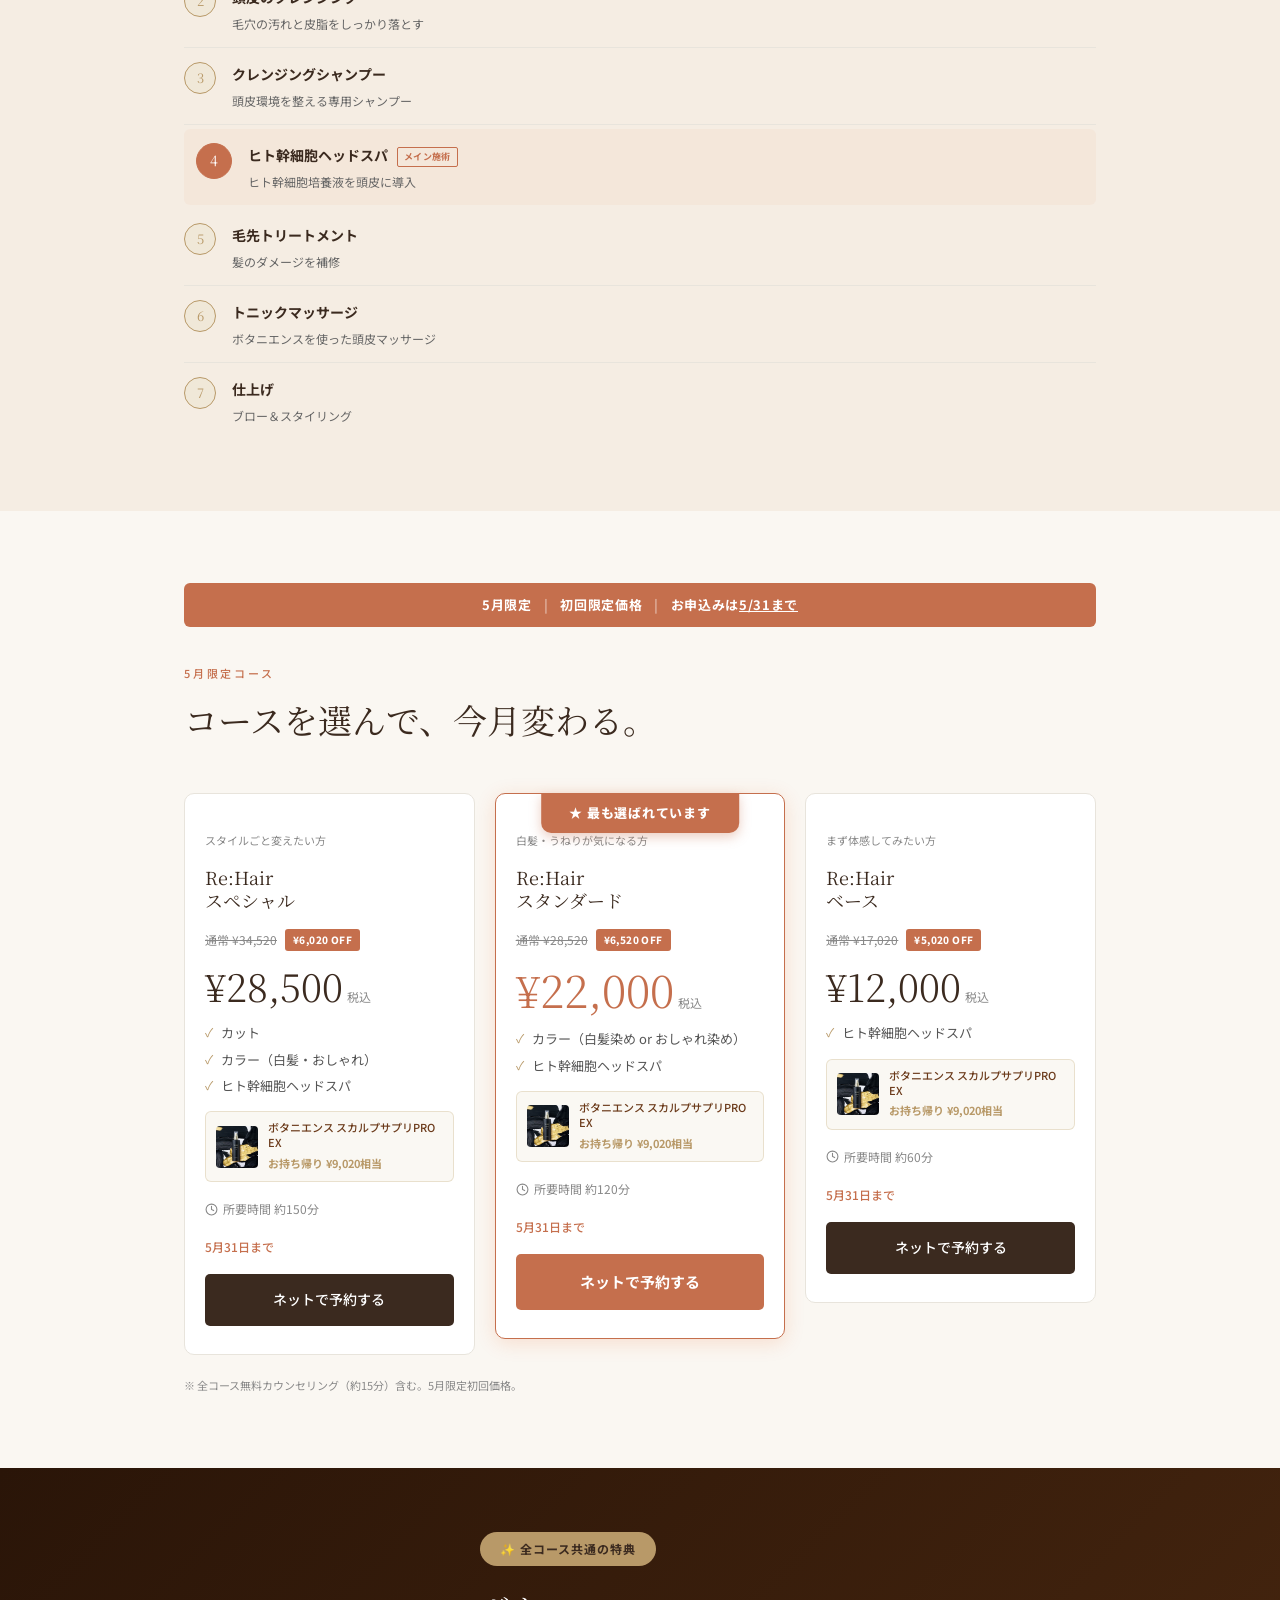
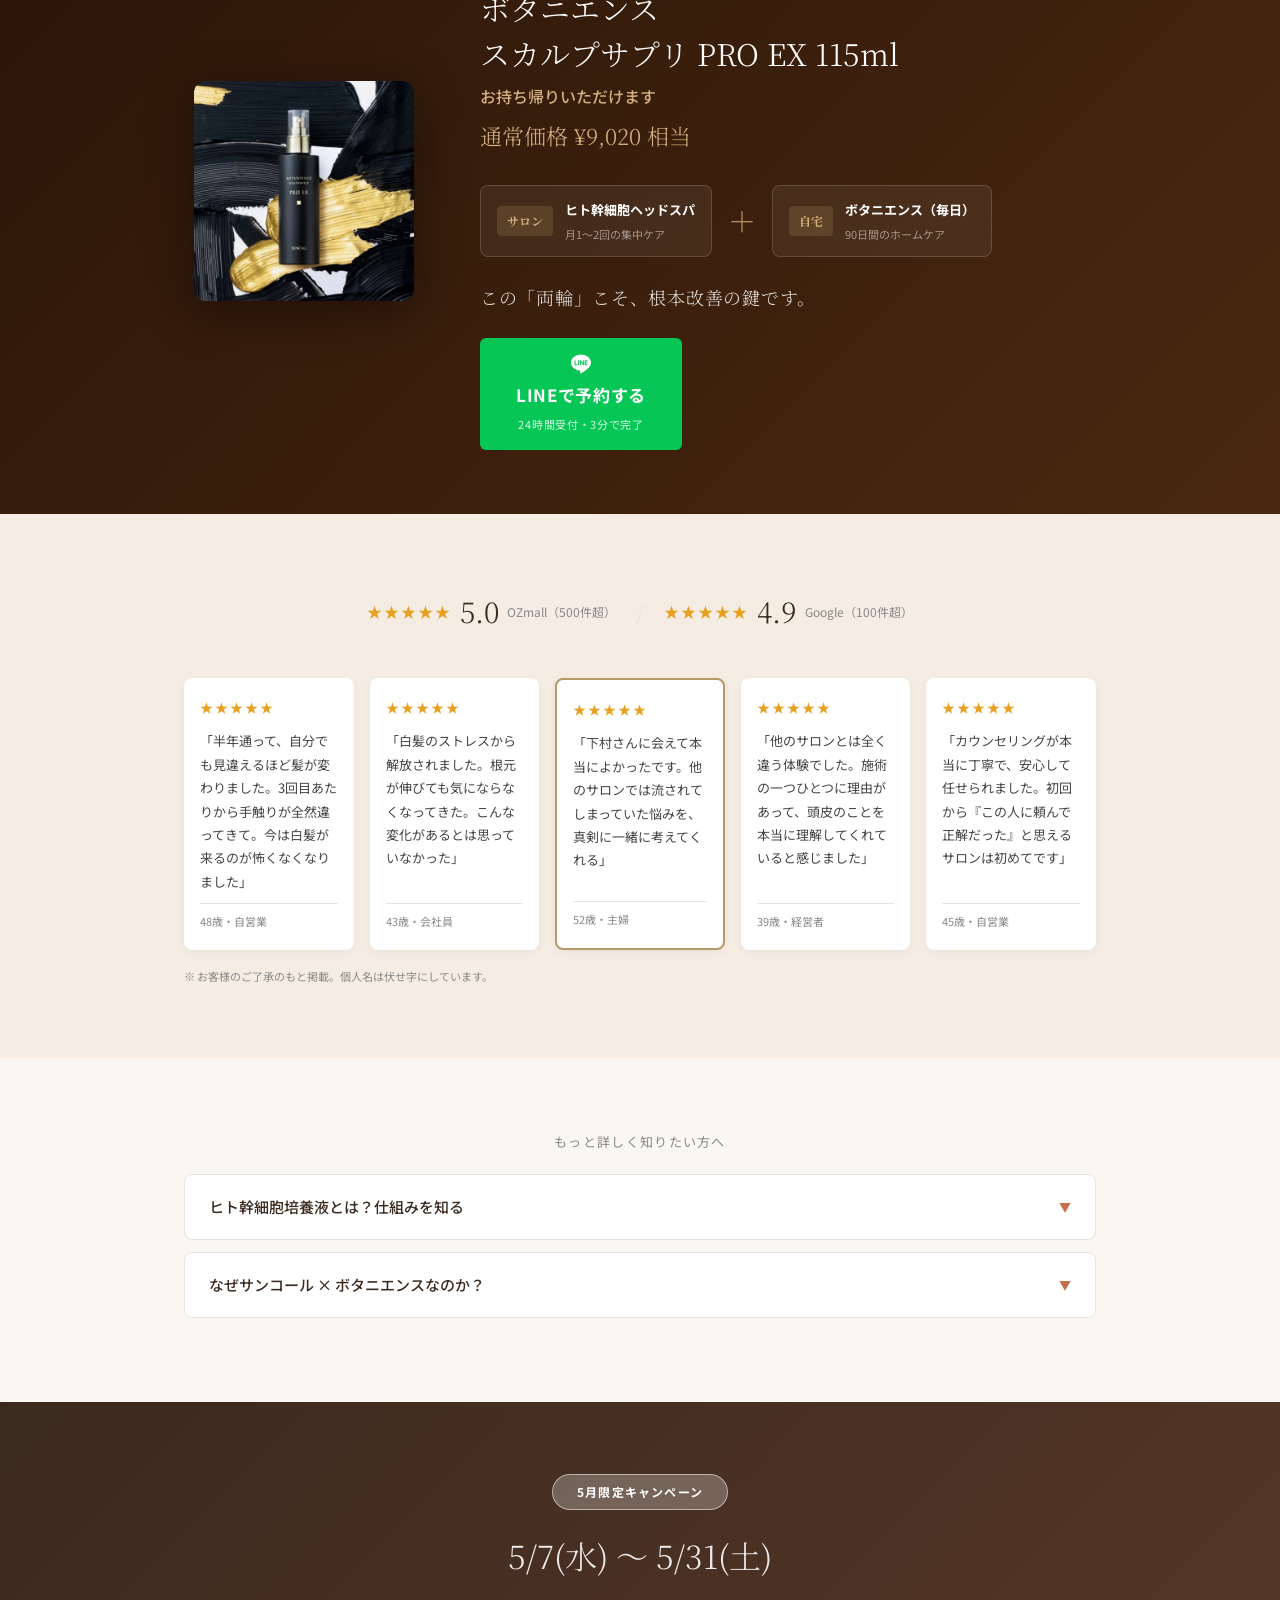
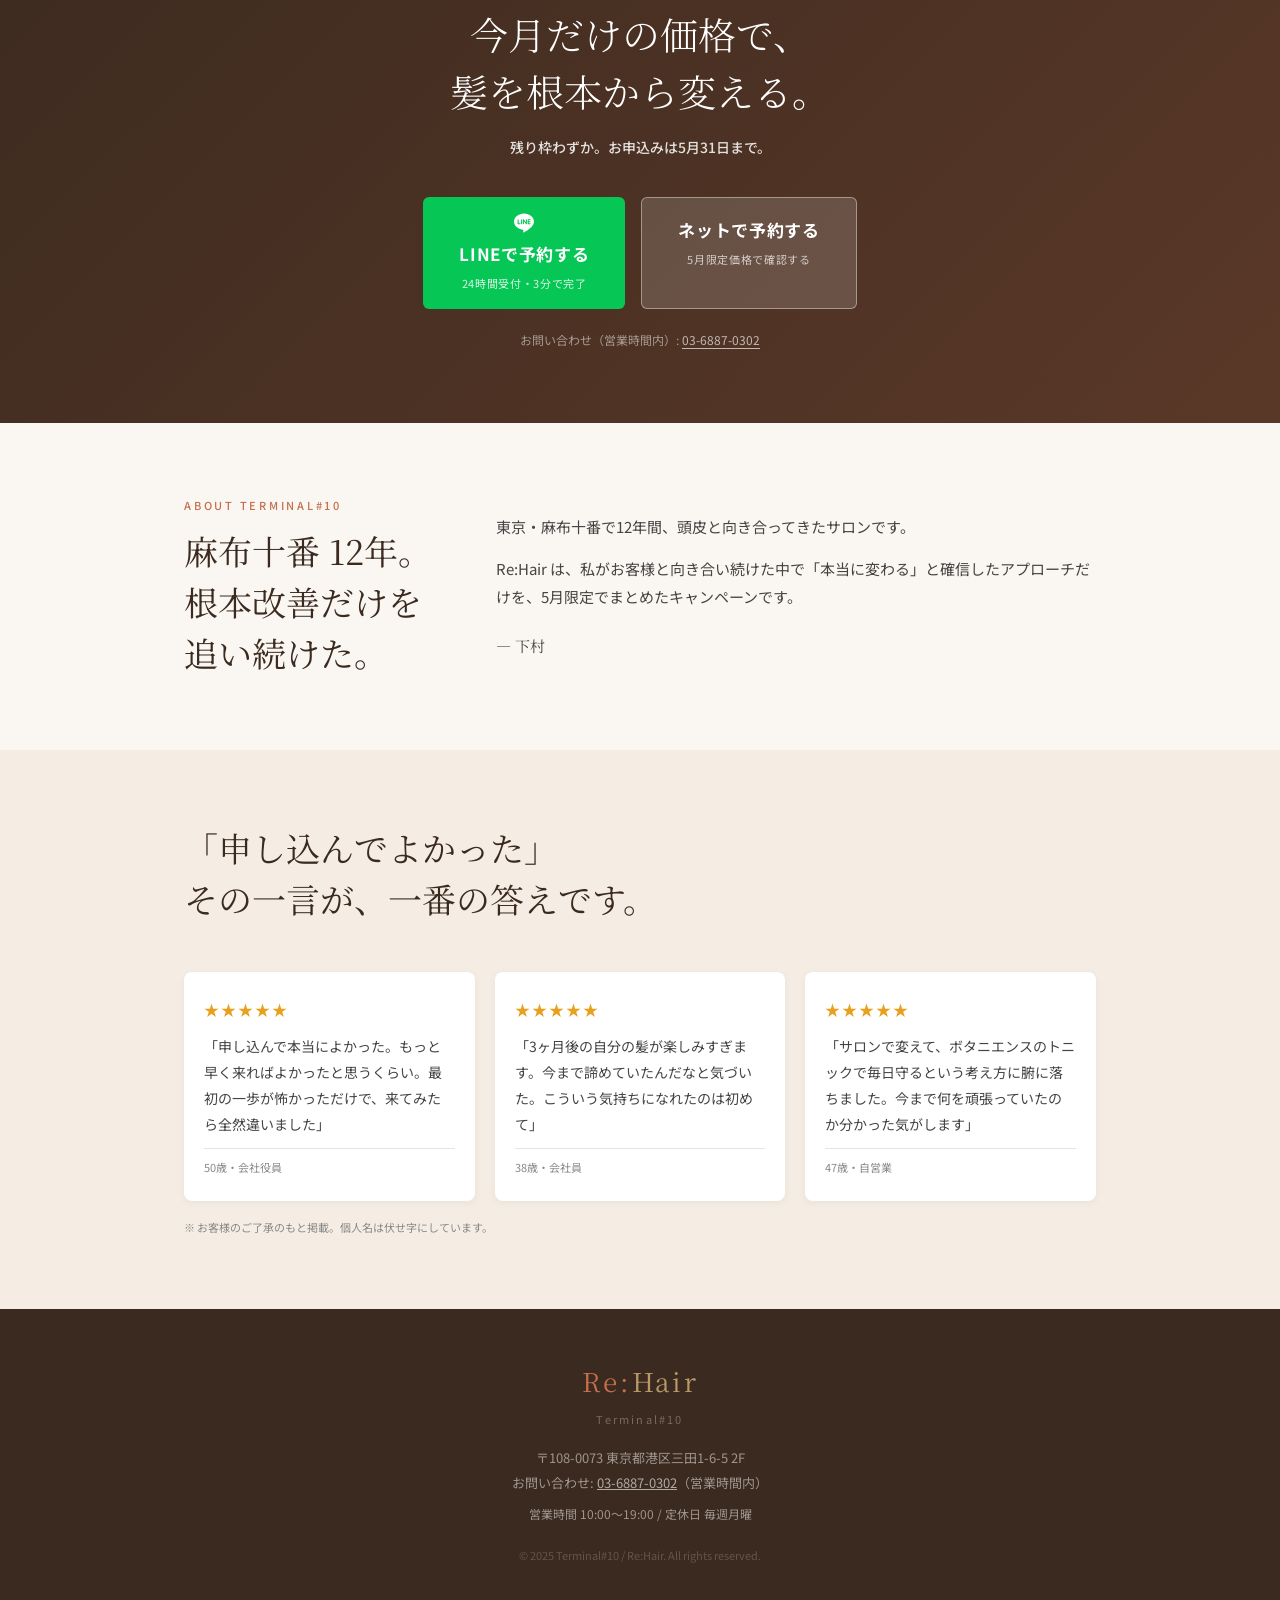
<file: index_v9-backup.html>
<!DOCTYPE html>
<html lang="ja">
<head>
  <meta charset="UTF-8">
  <meta name="viewport" content="width=device-width, initial-scale=1.0">
  <title>Re:Hair | 5月限定キャンペーン｜白髪・薄毛・うねりの根本改善｜麻布十番</title>
  <link rel="stylesheet" href="style.css">
  <link rel="preconnect" href="https://fonts.googleapis.com">
  <link rel="preconnect" href="https://fonts.gstatic.com" crossorigin>
  <link href="https://fonts.googleapis.com/css2?family=Noto+Serif+JP:wght@300;400;600&family=Noto+Sans+JP:wght@300;400;500;700&display=swap" rel="stylesheet">
</head>
<body>

<!-- STICKY URGENCY BAR（修正6） -->
<div class="urgency-bar">
  <span>🔥</span>
  <span>5月限定キャンペーン</span>
  <span class="urgency-bar__sep">｜</span>
  <span>残り<strong class="urgency-bar__days" id="days-left">--</strong>日</span>
</div>

<!-- ============================================================
     1. HERO — キャンペーン特化
============================================================ -->
<section class="hero">
  <div class="hero__badge">5月限定キャンペーン</div>

  <div class="hero__logo">
    <span class="hero__logo-re">Re:</span>Hair
  </div>

  <div class="hero__period">
    <span class="hero__period-date">5/7</span>
    <span class="hero__period-sep">—</span>
    <span class="hero__period-date">5/31</span>
    <span class="hero__period-only">限定</span>
  </div>

  <h1 class="hero__catch">
    35歳から始める、髪の根本ケア。<br>
    白髪・薄毛・うねりを、サロンと家で同時にアプローチ。
  </h1>
  <p class="hero__sub">麻布十番 Terminal#10｜白髪・薄毛・うねりの根本改善</p>

  <!-- 価格レンジ（修正1） -->
  <div class="hero__price-intro">
    <span class="hero__price-from">¥12,000</span>
    <span class="hero__price-tax">〜（税込）</span>
    <span class="hero__price-label">5月限定価格</span>
  </div>

  <!-- ミニコース比較表（修正1） -->
  <div class="hero__mini-courses">
    <div class="hero__mini-course">
      <span class="hero__mini-course-name">ベース</span>
      <span class="hero__mini-course-price">¥12,000</span>
      <span class="hero__mini-course-desc">ヒト幹細胞ヘッドスパ</span>
    </div>
    <div class="hero__mini-course hero__mini-course--center">
      <span class="hero__mini-course-badge">★ 最も選ばれています</span>
      <span class="hero__mini-course-name">スタンダード</span>
      <span class="hero__mini-course-price hero__mini-course-price--main">¥22,000</span>
      <span class="hero__mini-course-desc">カラー＋ヘッドスパ</span>
    </div>
    <div class="hero__mini-course">
      <span class="hero__mini-course-name">スペシャル</span>
      <span class="hero__mini-course-price">¥28,500</span>
      <span class="hero__mini-course-desc">カット＋カラー＋ヘッドスパ</span>
    </div>
  </div>
  <p class="hero__mini-courses-note">全コース ボタニエンストニック（¥9,020相当）付き ↓ 詳細はスクロール</p>

  <div class="hero__cta">
    <!-- LINE URL: 動作未確認 / 下村が後日正しいURLを再取得予定 -->
    <a href="https://lin.ee/7M5qu3E" target="_blank" rel="noopener noreferrer" class="btn btn--line-hero">
      <svg width="22" height="22" viewBox="0 0 24 24" fill="white" aria-hidden="true"><path d="M19.365 9.863c.349 0 .63.285.63.631 0 .345-.281.63-.63.63H17.61v1.125h1.755c.349 0 .63.283.63.63 0 .344-.281.629-.63.629h-2.386c-.345 0-.627-.285-.627-.629V8.108c0-.345.282-.63.63-.63h2.386c.346 0 .627.285.627.63 0 .349-.281.63-.63.63H17.61v1.125h1.755zm-3.855 3.016c0 .27-.174.51-.432.596-.064.021-.133.031-.199.031-.211 0-.391-.09-.51-.25l-2.443-3.317v2.94c0 .344-.279.629-.631.629-.346 0-.626-.285-.626-.629V8.108c0-.27.173-.51.43-.595.06-.023.136-.033.194-.033.195 0 .375.104.495.254l2.462 3.33V8.108c0-.345.282-.63.63-.63.345 0 .63.285.63.63v4.771zm-5.741 0c0 .344-.282.629-.631.629-.345 0-.627-.285-.627-.629V8.108c0-.345.282-.63.63-.63.346 0 .628.285.628.63v4.771zm-2.466.629H4.917c-.345 0-.63-.285-.63-.629V8.108c0-.345.285-.63.63-.63.348 0 .63.285.63.63v4.141h1.756c.348 0 .629.283.629.63 0 .344-.281.629-.629.629M24 10.314C24 4.943 18.615.572 12 .572S0 4.943 0 10.314c0 4.811 4.27 8.842 10.035 9.608.391.082.923.258 1.058.59.12.301.079.766.038 1.08l-.164 1.02c-.045.301-.24 1.186 1.049.645 1.291-.539 6.916-4.078 9.436-6.975C23.176 14.393 24 12.458 24 10.314"/></svg>
      LINEで予約する
      <small>24時間受付・3分で完了</small>
    </a>
    <a href="#courses" class="btn btn--net-hero">
      コースを選んで予約する
      <small>5月限定価格で確認する</small>
    </a>
  </div>

  <div class="hero__reviews">
    <span class="stars-sm">★★★★★</span> OZmall 5.0（500件超）
    <span class="hero__reviews-sep">／</span>
    <span class="stars-sm">★★★★★</span> Google 4.9（100件超）
  </div>

  <!-- 施術写真 + トニック ビジュアル -->
  <div class="hero__visuals">
    <div class="hero__visual-item">
      <img src="headspa-treatment.jpg"
           alt="Terminal#10 ヒト幹細胞ヘッドスパ 施術風景"
           class="hero__visual-img">
      <span class="hero__visual-label">ヒト幹細胞ヘッドスパ 施術風景</span>
    </div>
    <div class="hero__visual-item hero__visual-item--tonic">
      <img src="botanience-pro-ex.webp"
           alt="BOTANIENCE SCALPSUPPLY PRO EX 115ml - サンコール"
           class="hero__visual-img">
      <span class="hero__visual-label">ホームケアトニック付き<br>¥9,020相当</span>
    </div>
  </div>

  <div class="hero__scroll">scroll ↓</div>
</section>

<!-- ============================================================
     1.5 TRUST BADGES — 実績バッジ（修正3）
============================================================ -->
<section class="trust-badges">
  <div class="container">
    <div class="trust-badges__grid">
      <div class="trust-badge">
        <div class="trust-badge__stars">★★★★★</div>
        <div class="trust-badge__score">5.0</div>
        <div class="trust-badge__platform">OZmall</div>
        <div class="trust-badge__sub">500件超のレビュー</div>
      </div>
      <div class="trust-badge">
        <div class="trust-badge__stars">★★★★★</div>
        <div class="trust-badge__score">4.9</div>
        <div class="trust-badge__platform">Google</div>
        <div class="trust-badge__sub">100件超のレビュー</div>
      </div>
      <div class="trust-badge">
        <div class="trust-badge__icon">♡</div>
        <div class="trust-badge__score">94%</div>
        <div class="trust-badge__platform">リピート率</div>
        <div class="trust-badge__sub">お客様に選ばれ続ける</div>
      </div>
    </div>
  </div>
</section>

<!-- ============================================================
     2. WORRY — SVG イラストで悩み可視化
============================================================ -->
<section class="worry section">
  <div class="container">
    <p class="section__eyebrow">こんなお悩みはありませんか</p>
    <h2 class="section__title">35歳を過ぎると、<br>髪が変わります。</h2>

    <div class="worry__grid">

      <!-- 白髪 -->
      <div class="worry__item">
        <div class="worry__illust">
          <svg viewBox="0 0 160 190" fill="none" xmlns="http://www.w3.org/2000/svg" aria-label="白髪を気にする女性のイラスト">
            <!-- 髪（暗い茶色・全体シルエット） -->
            <path d="M80 8 C52 8 32 28 32 64 L32 92 C42 86 60 82 80 82 C100 82 118 86 128 92 L128 64 C128 28 108 8 80 8Z" fill="#3A200E"/>
            <!-- 白髪・グレーの根元（分け目中央） -->
            <path d="M80 8 C76 8 73 11 71 17 L73 38 C75 36 77.5 35 80 35 C82.5 35 85 36 87 38 L89 17 C87 11 84 8 80 8Z" fill="#C2B8A8"/>
            <!-- 髪・サイド（流れ下がる） -->
            <path d="M32 92 L30 172 C36 158 34 142 34 128 L34 92Z" fill="#3A200E"/>
            <path d="M128 92 L130 172 C124 158 126 142 126 128 L126 92Z" fill="#3A200E"/>
            <!-- 顔 -->
            <ellipse cx="80" cy="120" rx="44" ry="50" fill="#F5DCC8"/>
            <!-- ほほ -->
            <ellipse cx="58" cy="128" rx="10" ry="6" fill="#F0A888" opacity="0.2"/>
            <ellipse cx="102" cy="128" rx="10" ry="6" fill="#F0A888" opacity="0.2"/>
            <!-- 眉（内側が少し下がる・心配顔） -->
            <path d="M56 96 C60 93 66 92 71 95" stroke="#2A1508" stroke-width="2.5" fill="none" stroke-linecap="round"/>
            <path d="M89 95 C94 92 100 93 104 96" stroke="#2A1508" stroke-width="2.5" fill="none" stroke-linecap="round"/>
            <!-- 目（白目＋瞳＋ハイライト） -->
            <ellipse cx="63" cy="108" rx="9" ry="8" fill="white"/>
            <circle cx="63.5" cy="109" r="5" fill="#2A1508"/>
            <circle cx="65" cy="107" r="2" fill="white"/>
            <ellipse cx="97" cy="108" rx="9" ry="8" fill="white"/>
            <circle cx="96.5" cy="109" r="5" fill="#2A1508"/>
            <circle cx="98" cy="107" r="2" fill="white"/>
            <!-- 鼻（小さなオーバル） -->
            <ellipse cx="74" cy="124" rx="3" ry="2" fill="#E8A880" opacity="0.45"/>
            <ellipse cx="86" cy="124" rx="3" ry="2" fill="#E8A880" opacity="0.45"/>
            <!-- 口（少し下がり気味） -->
            <path d="M70 140 Q80 137 90 140" stroke="#C09070" stroke-width="2" fill="none" stroke-linecap="round"/>
            <!-- 手（グレー部分に触れる） -->
            <path d="M12 64 C8 58 10 50 16 46 C22 42 30 46 32 54 L34 70 L28 72 C18 70 14 68 12 64Z" fill="#F5DCC8" stroke="#E0C8A8" stroke-width="1"/>
            <!-- グレー部分への点線 -->
            <path d="M34 62 Q50 46 68 28" stroke="#B8B0A0" stroke-width="1.5" stroke-dasharray="4 3" fill="none" stroke-linecap="round"/>
          </svg>
        </div>
        <p class="worry__label">白髪が気になる</p>
        <p class="worry__desc">染めても染めても、追いかけっこが終わらない</p>
      </div>

      <!-- 薄毛 -->
      <div class="worry__item">
        <div class="worry__illust">
          <svg viewBox="0 0 160 190" fill="none" xmlns="http://www.w3.org/2000/svg" aria-label="薄毛を気にする女性のイラスト">
            <!-- 頭皮（薄い毛の隙間から透けて見える） -->
            <ellipse cx="80" cy="62" rx="38" ry="30" fill="#F8E8D8"/>
            <!-- まばらな毛束（左） -->
            <path d="M42 90 C38 70 42 48 52 32" stroke="#3A200E" stroke-width="3" fill="none" stroke-linecap="round"/>
            <path d="M48 88 C44 68 48 46 58 30" stroke="#3A200E" stroke-width="2.5" fill="none" stroke-linecap="round"/>
            <path d="M36 94 C32 76 36 56 46 40" stroke="#5A3818" stroke-width="2" fill="none" stroke-linecap="round"/>
            <!-- まばらな毛束（中央） -->
            <path d="M70 72 C68 52 72 32 78 18" stroke="#3A200E" stroke-width="3" fill="none" stroke-linecap="round"/>
            <path d="M90 72 C92 52 88 32 82 18" stroke="#3A200E" stroke-width="2.5" fill="none" stroke-linecap="round"/>
            <!-- まばらな毛束（右） -->
            <path d="M118 90 C122 70 118 48 108 32" stroke="#3A200E" stroke-width="3" fill="none" stroke-linecap="round"/>
            <path d="M112 88 C116 68 112 46 102 30" stroke="#3A200E" stroke-width="2.5" fill="none" stroke-linecap="round"/>
            <path d="M124 94 C128 76 124 56 114 40" stroke="#5A3818" stroke-width="2" fill="none" stroke-linecap="round"/>
            <!-- 顔 -->
            <ellipse cx="80" cy="120" rx="44" ry="50" fill="#F5DCC8"/>
            <!-- ほほ -->
            <ellipse cx="58" cy="128" rx="10" ry="6" fill="#F0A888" opacity="0.2"/>
            <ellipse cx="102" cy="128" rx="10" ry="6" fill="#F0A888" opacity="0.2"/>
            <!-- 眉 -->
            <path d="M56 96 C60 93 66 92 71 95" stroke="#2A1508" stroke-width="2.5" fill="none" stroke-linecap="round"/>
            <path d="M89 95 C94 92 100 93 104 96" stroke="#2A1508" stroke-width="2.5" fill="none" stroke-linecap="round"/>
            <!-- 目（少し上を向いている） -->
            <ellipse cx="63" cy="108" rx="9" ry="8" fill="white"/>
            <circle cx="63" cy="106" r="5" fill="#2A1508"/>
            <circle cx="64.5" cy="104.5" r="2" fill="white"/>
            <ellipse cx="97" cy="108" rx="9" ry="8" fill="white"/>
            <circle cx="97" cy="106" r="5" fill="#2A1508"/>
            <circle cx="98.5" cy="104.5" r="2" fill="white"/>
            <!-- 鼻 -->
            <ellipse cx="74" cy="124" rx="3" ry="2" fill="#E8A880" opacity="0.45"/>
            <ellipse cx="86" cy="124" rx="3" ry="2" fill="#E8A880" opacity="0.45"/>
            <!-- 口 -->
            <path d="M70 140 Q80 137 90 140" stroke="#C09070" stroke-width="2" fill="none" stroke-linecap="round"/>
            <!-- 頭に乗せた手 -->
            <ellipse cx="80" cy="28" rx="24" ry="11" fill="#F5DCC8" stroke="#E0C8A8" stroke-width="1.2"/>
            <path d="M60 26 L58 15" stroke="#F5DCC8" stroke-width="8" stroke-linecap="round"/>
            <path d="M60 26 L58 15" stroke="#E0C8A8" stroke-width="1.2" stroke-linecap="round"/>
            <path d="M69 23 L68 12" stroke="#F5DCC8" stroke-width="8" stroke-linecap="round"/>
            <path d="M69 23 L68 12" stroke="#E0C8A8" stroke-width="1.2" stroke-linecap="round"/>
            <path d="M80 22 L80 11" stroke="#F5DCC8" stroke-width="8" stroke-linecap="round"/>
            <path d="M80 22 L80 11" stroke="#E0C8A8" stroke-width="1.2" stroke-linecap="round"/>
            <path d="M91 23 L92 12" stroke="#F5DCC8" stroke-width="8" stroke-linecap="round"/>
            <path d="M91 23 L92 12" stroke="#E0C8A8" stroke-width="1.2" stroke-linecap="round"/>
          </svg>
        </div>
        <p class="worry__label">ボリュームが減った</p>
        <p class="worry__desc">分け目や頭頂部が薄くなってきた気がする</p>
      </div>

      <!-- うねり -->
      <div class="worry__item">
        <div class="worry__illust">
          <svg viewBox="0 0 160 190" fill="none" xmlns="http://www.w3.org/2000/svg" aria-label="うねりを気にする女性のイラスト">
            <!-- 左に広がる髪 -->
            <path d="M8 78 C4 58 10 36 26 22 C16 42 14 66 18 90Z" fill="#3A200E"/>
            <path d="M14 76 C10 56 16 34 30 20 C22 40 20 64 24 88Z" fill="#2A1008"/>
            <!-- 右に広がる髪 -->
            <path d="M152 78 C156 58 150 36 134 22 C144 42 146 66 142 90Z" fill="#3A200E"/>
            <path d="M146 76 C150 56 144 34 130 20 C138 40 140 64 136 88Z" fill="#2A1008"/>
            <!-- 髪・上部メイン -->
            <path d="M26 86 C24 50 40 16 80 10 C120 16 136 50 134 86 C124 80 104 76 80 76 C56 76 36 80 26 86Z" fill="#3A200E"/>
            <!-- うねり突起（左） -->
            <path d="M20 52 C12 44 6 34 10 24 C18 32 24 42 28 54Z" fill="#3A200E"/>
            <path d="M30 28 C24 16 28 6 36 10 C35 22 32 28 34 38Z" fill="#4A2810"/>
            <!-- うねり突起（右） -->
            <path d="M140 52 C148 44 154 34 150 24 C142 32 136 42 132 54Z" fill="#3A200E"/>
            <path d="M130 28 C136 16 132 6 124 10 C125 22 128 28 126 38Z" fill="#4A2810"/>
            <!-- 毛先うねり（左） -->
            <path d="M18 90 C10 98 6 114 14 126 C20 118 22 106 26 94Z" fill="#3A200E"/>
            <path d="M18 126 C12 136 14 150 22 156 C26 144 24 132 22 124Z" fill="#2A1008"/>
            <!-- 毛先うねり（右） -->
            <path d="M142 90 C150 98 154 114 146 126 C140 118 138 106 134 94Z" fill="#3A200E"/>
            <path d="M142 126 C148 136 146 150 138 156 C134 144 136 132 138 124Z" fill="#2A1008"/>
            <!-- 顔 -->
            <ellipse cx="80" cy="118" rx="44" ry="50" fill="#F5DCC8"/>
            <!-- ほほ -->
            <ellipse cx="58" cy="126" rx="10" ry="6" fill="#F0A888" opacity="0.2"/>
            <ellipse cx="102" cy="126" rx="10" ry="6" fill="#F0A888" opacity="0.2"/>
            <!-- 眉 -->
            <path d="M56 96 C60 93 66 92 71 95" stroke="#2A1508" stroke-width="2.5" fill="none" stroke-linecap="round"/>
            <path d="M89 95 C94 92 100 93 104 96" stroke="#2A1508" stroke-width="2.5" fill="none" stroke-linecap="round"/>
            <!-- 目 -->
            <ellipse cx="63" cy="108" rx="9" ry="8" fill="white"/>
            <circle cx="63" cy="106" r="5" fill="#2A1508"/>
            <circle cx="64.5" cy="104.5" r="2" fill="white"/>
            <ellipse cx="97" cy="108" rx="9" ry="8" fill="white"/>
            <circle cx="97" cy="106" r="5" fill="#2A1508"/>
            <circle cx="98.5" cy="104.5" r="2" fill="white"/>
            <!-- 鼻 -->
            <ellipse cx="74" cy="122" rx="3" ry="2" fill="#E8A880" opacity="0.45"/>
            <ellipse cx="86" cy="122" rx="3" ry="2" fill="#E8A880" opacity="0.45"/>
            <!-- 口 -->
            <path d="M70 138 Q80 135 90 138" stroke="#C09070" stroke-width="2" fill="none" stroke-linecap="round"/>
            <!-- 湿気の水滴 -->
            <ellipse cx="12" cy="36" rx="4" ry="5.5" fill="#88B4CC" opacity="0.65"/>
            <ellipse cx="148" cy="42" rx="3.5" ry="5" fill="#88B4CC" opacity="0.6"/>
            <ellipse cx="4" cy="56" rx="3" ry="4.5" fill="#88B4CC" opacity="0.5"/>
            <ellipse cx="156" cy="62" rx="3" ry="4.5" fill="#88B4CC" opacity="0.5"/>
            <ellipse cx="10" cy="22" rx="2.5" ry="3.5" fill="#88B4CC" opacity="0.4"/>
          </svg>
        </div>
        <p class="worry__label">うねりが出る</p>
        <p class="worry__desc">湿気の日はスタイルが決まらない、縮毛矯正の繰り返し</p>
      </div>

    </div>

    <div class="worry__cause">
      <p>これらは全て、<strong>頭皮の細胞レベルの問題</strong>です。</p>
      <p>表面のケアでは届かない場所に、Re:Hair はアプローチします。</p>
    </div>
  </div>
</section>

<!-- ============================================================
     3. SOLUTION — サロン＋ホームの両輪
============================================================ -->
<section class="solution section section--warm">
  <div class="container">
    <p class="section__eyebrow">Re:Hair のアプローチ</p>
    <h2 class="section__title">サロンと自宅の「両輪」で<br>根本から変わる。</h2>

    <div class="solution__two-track">
      <div class="solution__track">
        <div class="solution__track-icon">
          <svg viewBox="0 0 64 64" fill="none" xmlns="http://www.w3.org/2000/svg">
            <circle cx="32" cy="32" r="30" fill="rgba(184,154,94,0.12)" stroke="#b89a5e" stroke-width="1.5"/>
            <ellipse cx="32" cy="28" rx="12" ry="10" fill="none" stroke="#b89a5e" stroke-width="1.5"/>
            <path d="M20 24 Q12 24 10 30 Q12 36 20 36" stroke="#b89a5e" stroke-width="1.2" fill="none" stroke-linecap="round" opacity="0.6"/>
            <path d="M44 24 Q52 24 54 30 Q52 36 44 36" stroke="#b89a5e" stroke-width="1.2" fill="none" stroke-linecap="round" opacity="0.6"/>
            <path d="M18 44 Q32 40 46 44 L48 52 L16 52Z" fill="#b89a5e" opacity="0.35"/>
            <path d="M32 12 L33 15 L36 15 L34 17 L35 20 L32 18 L29 20 L30 17 L28 15 L31 15Z" fill="#b89a5e" opacity="0.7"/>
          </svg>
        </div>
        <div class="solution__track-type">サロン施術</div>
        <div class="solution__track-name">ヒト幹細胞<br>ヘッドスパ</div>
        <p class="solution__track-desc">プロが毛乳頭まで幹細胞を届ける、集中ケア</p>
      </div>

      <div class="solution__plus">+</div>

      <div class="solution__track">
        <div class="solution__track-icon solution__track-icon--home">
          <img src="botanience-pro-ex.webp" alt="ボタニエンス スカルプサプリPRO EX" class="solution__track-tonic">
        </div>
        <div class="solution__track-type">ホームケア</div>
        <div class="solution__track-name">ボタニエンス<br>スカルプサプリ PRO EX</div>
        <p class="solution__track-desc">毎日、自宅で頭皮に幹細胞を届ける</p>
      </div>
    </div>

    <div class="solution__arrow-down">↓</div>

    <div class="solution__result-box">
      <span>白髪</span>
      <span class="solution__result-sep">/</span>
      <span>薄毛</span>
      <span class="solution__result-sep">/</span>
      <span>うねり</span>
      <strong>に根本からアプローチ</strong>
    </div>

    <p class="solution__desc">
      ヒト幹細胞ヘッドスパ（サロン施術）と、ヒト幹細胞を頭皮に導入できるトニック（ホームケア）。<br>
      この2つの組み合わせで、白髪・薄毛・うねりに根本からアプローチします。
    </p>

    <p class="solution__note">
      <a href="#details" class="solution__detail-link">ヒト幹細胞・ボタニエンスの詳しい説明を読む ▼</a>
    </p>
  </div>
</section>

<!-- ============================================================
     4. BOTANIENCE — ホームケアトニック専用セクション
============================================================ -->
<section class="botanience section" id="tonic">
  <div class="container">
    <p class="section__eyebrow">ホームケアトニック</p>
    <h2 class="section__title">サンコール × ボタニエンス<br><em class="botanience__product-name">スカルプサプリ PRO EX 115ml</em></h2>

    <div class="botanience__inner">
      <div class="botanience__visual">
        <div class="botanience__img-frame">
          <img src="botanience-pro-ex.webp"
               alt="BOTANIENCE SCALPSUPPLY PRO EX 115ml - サンコール"
               class="botanience__img">
          <div class="botanience__official">正規品・サロン専売</div>
        </div>
        <div class="botanience__value">
          <span class="botanience__value-price">¥9,020</span>
          <span class="botanience__value-label">相当のホームケアトニック付き</span>
        </div>
      </div>

      <div class="botanience__info">
        <div class="botanience__dual-badge">
          <span>スカルプケア</span>
          <span class="botanience__dual-x">×</span>
          <span>エイジングケア</span>
          <strong>の両立</strong>
        </div>
        <p class="botanience__lead">業界最先端の成分を毎日、自宅で。サロン施術と組み合わせることで、根本改善の効果を日々継続させます。</p>
        <p class="botanience__ingredients-title">主要成分</p>
        <ul class="botanience__ingredients">
          <li class="botanience__ingredient">
            <span class="botanience__ingredient-num">01</span>
            <div><strong>ヒト毛根幹細胞順化培養液</strong><p>毛根の細胞を活性化し、健やかな発育をサポート</p></div>
          </li>
          <li class="botanience__ingredient">
            <span class="botanience__ingredient-num">02</span>
            <div><strong>ヒトサイタイ血幹細胞順化培養液</strong><p>頭皮の若々しさを保つ、エイジングケア成分</p></div>
          </li>
          <li class="botanience__ingredient">
            <span class="botanience__ingredient-num">03</span>
            <div><strong>Focus P.D.R.N. <span class="ingredient-advance">業界最先端</span></strong><p>幹細胞培養液の効果を引き出す先端美容成分</p></div>
          </li>
          <li class="botanience__ingredient">
            <span class="botanience__ingredient-num">04</span>
            <div><strong>ヘマチン</strong><p>即効性あり。使い始めから効果実感を早める</p></div>
          </li>
          <li class="botanience__ingredient">
            <span class="botanience__ingredient-num">05</span>
            <div><strong>ピディオキシジル</strong><p>頭皮環境を整え、健やかな頭皮をサポート</p></div>
          </li>
          <li class="botanience__ingredient">
            <span class="botanience__ingredient-num">06</span>
            <div><strong>21種の植物美容エキス</strong><p>髪一本一本にハリとコシを与え、しっかりとした髪へ</p></div>
          </li>
        </ul>
        <p class="botanience__footnote">※ サンコール × ボタニエンス スカルプサプリPRO EX 115ml（サロン専売・市販不可）</p>
      </div>
    </div>
  </div>
</section>

<!-- ============================================================
     5. HEADSPA FLOW — 7ステップ施術フロー
============================================================ -->
<section class="headspa section section--warm" id="headspa">
  <div class="container">
    <p class="section__eyebrow">サロン施術の流れ</p>
    <h2 class="section__title">ヒト幹細胞ヘッドスパ<br>7ステップの施術</h2>

    <!-- 施術写真（見出し直下・全幅） -->
    <div class="headspa__banner">
      <img src="headspa-treatment.jpg"
           alt="Terminal#10 ヒト幹細胞ヘッドスパ 施術風景"
           class="headspa__banner-img">
      <div class="headspa__banner-overlay">
        <span>実際の施術風景 — Terminal#10</span>
      </div>
    </div>

    <div class="headspa__inner">

      <!-- ステップフロー（フル幅） -->
      <div class="headspa__steps">
        <div class="headspa__step">
          <div class="headspa__step-num">1</div>
          <div class="headspa__step-content">
            <strong>カウンセリング</strong>
            <p>髪と頭皮の状態を丁寧に確認</p>
          </div>
        </div>
        <div class="headspa__step">
          <div class="headspa__step-num">2</div>
          <div class="headspa__step-content">
            <strong>頭皮のクレンジング</strong>
            <p>毛穴の汚れと皮脂をしっかり落とす</p>
          </div>
        </div>
        <div class="headspa__step">
          <div class="headspa__step-num">3</div>
          <div class="headspa__step-content">
            <strong>クレンジングシャンプー</strong>
            <p>頭皮環境を整える専用シャンプー</p>
          </div>
        </div>
        <div class="headspa__step headspa__step--main">
          <div class="headspa__step-num headspa__step-num--main">4</div>
          <div class="headspa__step-content">
            <strong>ヒト幹細胞ヘッドスパ <span class="step-main-tag">メイン施術</span></strong>
            <p>ヒト幹細胞培養液を頭皮に導入</p>
          </div>
        </div>
        <div class="headspa__step">
          <div class="headspa__step-num">5</div>
          <div class="headspa__step-content">
            <strong>毛先トリートメント</strong>
            <p>髪のダメージを補修</p>
          </div>
        </div>
        <div class="headspa__step">
          <div class="headspa__step-num">6</div>
          <div class="headspa__step-content">
            <strong>トニックマッサージ</strong>
            <p>ボタニエンスを使った頭皮マッサージ</p>
          </div>
        </div>
        <div class="headspa__step">
          <div class="headspa__step-num">7</div>
          <div class="headspa__step-content">
            <strong>仕上げ</strong>
            <p>ブロー＆スタイリング</p>
          </div>
        </div>
      </div>

    </div>
  </div>
</section>

<!-- ============================================================
     6. COURSES — 早期提示・価格大きく
============================================================ -->
<section class="courses section" id="courses">
  <div class="container">
    <div class="courses__banner">
      <span>5月限定</span>
      <span class="courses__banner-sep">|</span>
      <span>初回限定価格</span>
      <span class="courses__banner-sep">|</span>
      <span>お申込みは<strong>5/31まで</strong></span>
    </div>

    <p class="section__eyebrow">5月限定コース</p>
    <h2 class="section__title">コースを選んで、今月変わる。</h2>

    <div class="courses__grid">

      <!-- スペシャル（松） -->
      <div class="course">
        <p class="course__for">スタイルごと変えたい方</p>
        <h3 class="course__name">Re:Hair<br>スペシャル</h3>
        <div class="course__savings">
          <s>通常 ¥34,520</s>
          <span class="course__savings-badge">¥6,020 OFF</span>
        </div>
        <div class="course__price-wrap">
          <div class="course__price">¥28,500</div>
          <span class="course__tax">税込</span>
        </div>
        <ul class="course__items">
          <li>カット</li>
          <li>カラー（白髪・おしゃれ）</li>
          <li>ヒト幹細胞ヘッドスパ</li>
        </ul>
        <div class="course__tonic-row">
          <img src="botanience-pro-ex.webp" alt="ボタニエンス スカルプサプリPRO EX" class="course__tonic-mini">
          <div class="course__tonic-info">
            <span class="course__tonic-name">ボタニエンス スカルプサプリPRO EX</span>
            <span class="course__tonic-value">お持ち帰り ¥9,020相当</span>
          </div>
        </div>
        <div class="course__time-row">
          <svg width="13" height="13" viewBox="0 0 24 24" fill="none" stroke="currentColor" stroke-width="2" stroke-linecap="round" aria-hidden="true"><circle cx="12" cy="12" r="10"/><polyline points="12,6 12,12 16,14"/></svg>
          <span>所要時間 約150分</span>
        </div>
        <p class="course__cta-urgency">5月31日まで</p>
        <a href="https://app.aitemasu.me/u/HairsalonTerminal10/150minhal" target="_blank" rel="noopener noreferrer" class="btn btn--course">ネットで予約する</a>
      </div>

      <!-- スタンダード（竹・推奨） -->
      <div class="course course--featured">
        <div class="course__ribbon">★ 最も選ばれています</div>
        <p class="course__for">白髪・うねりが気になる方</p>
        <h3 class="course__name">Re:Hair<br>スタンダード</h3>
        <div class="course__savings">
          <s>通常 ¥28,520</s>
          <span class="course__savings-badge">¥6,520 OFF</span>
        </div>
        <div class="course__price-wrap">
          <div class="course__price course__price--featured">¥22,000</div>
          <span class="course__tax">税込</span>
        </div>
        <ul class="course__items">
          <li>カラー（白髪染め or おしゃれ染め）</li>
          <li>ヒト幹細胞ヘッドスパ</li>
        </ul>
        <div class="course__tonic-row">
          <img src="botanience-pro-ex.webp" alt="ボタニエンス スカルプサプリPRO EX" class="course__tonic-mini">
          <div class="course__tonic-info">
            <span class="course__tonic-name">ボタニエンス スカルプサプリPRO EX</span>
            <span class="course__tonic-value">お持ち帰り ¥9,020相当</span>
          </div>
        </div>
        <div class="course__time-row">
          <svg width="13" height="13" viewBox="0 0 24 24" fill="none" stroke="currentColor" stroke-width="2" stroke-linecap="round" aria-hidden="true"><circle cx="12" cy="12" r="10"/><polyline points="12,6 12,12 16,14"/></svg>
          <span>所要時間 約120分</span>
        </div>
        <p class="course__cta-urgency">5月31日まで</p>
        <a href="https://app.aitemasu.me/u/HairsalonTerminal10/120minhalcopy" target="_blank" rel="noopener noreferrer" class="btn btn--course-featured">ネットで予約する</a>
      </div>

      <!-- ベース（梅） -->
      <div class="course">
        <p class="course__for">まず体感してみたい方</p>
        <h3 class="course__name">Re:Hair<br>ベース</h3>
        <div class="course__savings">
          <s>通常 ¥17,020</s>
          <span class="course__savings-badge">¥5,020 OFF</span>
        </div>
        <div class="course__price-wrap">
          <div class="course__price">¥12,000</div>
          <span class="course__tax">税込</span>
        </div>
        <ul class="course__items">
          <li>ヒト幹細胞ヘッドスパ</li>
        </ul>
        <div class="course__tonic-row">
          <img src="botanience-pro-ex.webp" alt="ボタニエンス スカルプサプリPRO EX" class="course__tonic-mini">
          <div class="course__tonic-info">
            <span class="course__tonic-name">ボタニエンス スカルプサプリPRO EX</span>
            <span class="course__tonic-value">お持ち帰り ¥9,020相当</span>
          </div>
        </div>
        <div class="course__time-row">
          <svg width="13" height="13" viewBox="0 0 24 24" fill="none" stroke="currentColor" stroke-width="2" stroke-linecap="round" aria-hidden="true"><circle cx="12" cy="12" r="10"/><polyline points="12,6 12,12 16,14"/></svg>
          <span>所要時間 約60分</span>
        </div>
        <p class="course__cta-urgency">5月31日まで</p>
        <a href="https://app.aitemasu.me/u/HairsalonTerminal10/90minhalcopycopy" target="_blank" rel="noopener noreferrer" class="btn btn--course">ネットで予約する</a>
      </div>

    </div>

    <p class="courses__note">
      ※ 全コース無料カウンセリング（約15分）含む。5月限定初回価格。
    </p>
  </div>
</section>

<!-- ============================================================
     7. HOME CARE BONUS — 全コース共通特典（強調）
============================================================ -->
<section class="home-bonus section">
  <div class="container">
    <div class="home-bonus__inner">

      <!-- 商品写真 -->
      <div class="home-bonus__visual">
        <img src="botanience-pro-ex.webp"
             alt="BOTANIENCE SCALPSUPPLY PRO EX 115ml - サンコール"
             class="home-bonus__img">
      </div>

      <!-- テキスト -->
      <div class="home-bonus__text">
        <div class="home-bonus__tag">✨ 全コース共通の特典</div>
        <h2 class="home-bonus__title">
          ボタニエンス<br>スカルプサプリ PRO EX 115ml
        </h2>
        <p class="home-bonus__sub">お持ち帰りいただけます</p>
        <p class="home-bonus__value">通常価格 ¥9,020 相当</p>

        <div class="home-bonus__cycle">
          <div class="home-bonus__cycle-item">
            <div class="home-bonus__cycle-num">サロン</div>
            <div class="home-bonus__cycle-detail">
              <strong>ヒト幹細胞ヘッドスパ</strong>
              <small>月1〜2回の集中ケア</small>
            </div>
          </div>
          <div class="home-bonus__cycle-plus">＋</div>
          <div class="home-bonus__cycle-item">
            <div class="home-bonus__cycle-num">自宅</div>
            <div class="home-bonus__cycle-detail">
              <strong>ボタニエンス（毎日）</strong>
              <small>90日間のホームケア</small>
            </div>
          </div>
        </div>

        <p class="home-bonus__message">
          この「両輪」こそ、根本改善の鍵です。
        </p>
        <!-- LINE URL: 動作未確認 / 下村が後日正しいURLを再取得予定 -->
        <a href="https://lin.ee/7M5qu3E" target="_blank" rel="noopener noreferrer" class="btn btn--line-hero home-bonus__btn">
          <svg width="20" height="20" viewBox="0 0 24 24" fill="white" aria-hidden="true"><path d="M19.365 9.863c.349 0 .63.285.63.631 0 .345-.281.63-.63.63H17.61v1.125h1.755c.349 0 .63.283.63.63 0 .344-.281.629-.63.629h-2.386c-.345 0-.627-.285-.627-.629V8.108c0-.345.282-.63.63-.63h2.386c.346 0 .627.285.627.63 0 .349-.281.63-.63.63H17.61v1.125h1.755zm-3.855 3.016c0 .27-.174.51-.432.596-.064.021-.133.031-.199.031-.211 0-.391-.09-.51-.25l-2.443-3.317v2.94c0 .344-.279.629-.631.629-.346 0-.626-.285-.626-.629V8.108c0-.27.173-.51.43-.595.06-.023.136-.033.194-.033.195 0 .375.104.495.254l2.462 3.33V8.108c0-.345.282-.63.63-.63.345 0 .63.285.63.63v4.771zm-5.741 0c0 .344-.282.629-.631.629-.345 0-.627-.285-.627-.629V8.108c0-.345.282-.63.63-.63.346 0 .628.285.628.63v4.771zm-2.466.629H4.917c-.345 0-.63-.285-.63-.629V8.108c0-.345.285-.63.63-.63.348 0 .63.285.63.63v4.141h1.756c.348 0 .629.283.629.63 0 .344-.281.629-.629.629M24 10.314C24 4.943 18.615.572 12 .572S0 4.943 0 10.314c0 4.811 4.27 8.842 10.035 9.608.391.082.923.258 1.058.59.12.301.079.766.038 1.08l-.164 1.02c-.045.301-.24 1.186 1.049.645 1.291-.539 6.916-4.078 9.436-6.975C23.176 14.393 24 12.458 24 10.314"/></svg>
          LINEで予約する
          <small>24時間受付・3分で完了</small>
        </a>
      </div>

    </div>
  </div>
</section>

<!-- ============================================================
     8. REVIEWS — お客様の声（5件）
============================================================ -->
<section class="reviews section section--warm">
  <div class="container">
    <div class="reviews__scores">
      <div class="reviews__score-block">
        <span class="stars">★★★★★</span>
        <span class="reviews__score-num">5.0</span>
        <span class="reviews__score-label">OZmall（500件超）</span>
      </div>
      <div class="reviews__score-sep">/</div>
      <div class="reviews__score-block">
        <span class="stars">★★★★★</span>
        <span class="reviews__score-num">4.9</span>
        <span class="reviews__score-label">Google（100件超）</span>
      </div>
    </div>

    <div class="reviews__grid">
      <div class="review-card">
        <div class="stars">★★★★★</div>
        <p>「半年通って、自分でも見違えるほど髪が変わりました。3回目あたりから手触りが全然違ってきて。今は白髪が来るのが怖くなくなりました」</p>
        <span class="review-card__meta">48歳・自営業</span>
      </div>
      <div class="review-card">
        <div class="stars">★★★★★</div>
        <p>「白髪のストレスから解放されました。根元が伸びても気にならなくなってきた。こんな変化があるとは思っていなかった」</p>
        <span class="review-card__meta">43歳・会社員</span>
      </div>
      <div class="review-card review-card--accent">
        <div class="stars">★★★★★</div>
        <p>「下村さんに会えて本当によかったです。他のサロンでは流されてしまっていた悩みを、真剣に一緒に考えてくれる」</p>
        <span class="review-card__meta">52歳・主婦</span>
      </div>
      <div class="review-card">
        <div class="stars">★★★★★</div>
        <p>「他のサロンとは全く違う体験でした。施術の一つひとつに理由があって、頭皮のことを本当に理解してくれていると感じました」</p>
        <span class="review-card__meta">39歳・経営者</span>
      </div>
      <div class="review-card">
        <div class="stars">★★★★★</div>
        <p>「カウンセリングが本当に丁寧で、安心して任せられました。初回から『この人に頼んで正解だった』と思えるサロンは初めてです」</p>
        <span class="review-card__meta">45歳・自営業</span>
      </div>
    </div>
    <p class="reviews__note">※ お客様のご了承のもと掲載。個人名は伏せ字にしています。</p>
  </div>
</section>

<!-- ============================================================
     9. DETAILS — 折りたたみ詳細
============================================================ -->
<section class="details-section section" id="details">
  <div class="container">
    <p class="details-section__lead">もっと詳しく知りたい方へ</p>

    <details class="detail-card">
      <summary class="detail-card__trigger">
        <span>ヒト幹細胞培養液とは？仕組みを知る</span>
        <span class="detail-card__arrow">▼</span>
      </summary>
      <div class="detail-card__body">
        <p>ヒト幹細胞の培養液には、細胞の修復・再生を促す<strong>サイトカインや成長因子</strong>が豊富に含まれています。これを頭皮から浸透させることで、毛乳頭細胞・毛母細胞に直接働きかけます。</p>
        <div class="detail-diagram">
          <div class="detail-diagram__layer detail-diagram__layer--surface">
            <span>毛幹（見えている髪）</span><span class="detail-tag">シャンプー・トリートメント</span>
          </div>
          <div class="detail-diagram__arrow">↓</div>
          <div class="detail-diagram__layer detail-diagram__layer--mid">
            <span>毛根・毛球部</span><span class="detail-tag">一般的なヘアケア</span>
          </div>
          <div class="detail-diagram__arrow detail-diagram__arrow--gold">↓ Re:Hair はここまで届く</div>
          <div class="detail-diagram__layer detail-diagram__layer--deep">
            <span><strong>毛乳頭細胞・毛母細胞</strong><br><small>Re:Hair ターゲット領域</small></span>
          </div>
        </div>
        <div class="detail-effects">
          <div class="detail-effect"><span class="detail-effect__dot"></span><div><strong>白髪：</strong>メラノサイトへの働きかけで、色素細胞をサポート</div></div>
          <div class="detail-effect"><span class="detail-effect__dot"></span><div><strong>薄毛：</strong>毛母細胞の分裂促進・毛周期の正常化</div></div>
          <div class="detail-effect"><span class="detail-effect__dot"></span><div><strong>うねり：</strong>毛根のゆがみ補正・均一な細胞分裂をサポート</div></div>
        </div>
        <p class="detail-note">※効果には個人差があります。医薬品ではなく化粧品成分として作用します。</p>
      </div>
    </details>

    <details class="detail-card">
      <summary class="detail-card__trigger">
        <span>なぜサンコール × ボタニエンスなのか？</span>
        <span class="detail-card__arrow">▼</span>
      </summary>
      <div class="detail-card__body">
        <p class="detail-intro-quote">「12年間、数多くのケア製品を試してきた中で、本当に変わったという声を一番多くいただいたのがこの製品でした。」— 下村</p>
        <p><strong>ボタニエンス スカルプサプリPRO EX 115ml</strong>は、ヒト毛根幹細胞・ヒトサイタイ血幹細胞の2種の培養液と、業界最先端の「Focus P.D.R.N.」を配合したサロン専売トニックです。</p>
        <div class="detail-compare">
          <div class="detail-compare__head"></div>
          <div class="detail-compare__head detail-compare__head--bad">市販品</div>
          <div class="detail-compare__head detail-compare__head--good">ボタニエンス</div>
          <div class="detail-compare__label">幹細胞濃度</div>
          <div class="detail-compare__bad">✕ 微量</div>
          <div class="detail-compare__good">◎ 毛乳頭まで届く濃度</div>
          <div class="detail-compare__label">品質設計</div>
          <div class="detail-compare__bad">✕ 一般向け</div>
          <div class="detail-compare__good">◎ サロンプロ専用</div>
          <div class="detail-compare__label">入手方法</div>
          <div class="detail-compare__bad">△ 誰でも購入可</div>
          <div class="detail-compare__good">◎ サロン限定・市販不可</div>
          <div class="detail-compare__label">使い方指導</div>
          <div class="detail-compare__bad">✕ なし</div>
          <div class="detail-compare__good">◎ プロが直接レクチャー</div>
        </div>
        <p class="detail-note">※ サンコール × ボタニエンス スカルプサプリPRO EX 115ml（サロン専売・市販不可）</p>
      </div>
    </details>
  </div>
</section>

<!-- ============================================================
     10. CTA #2 — 申込導線
============================================================ -->
<section class="cta-section section section--campaign" id="reserve">
  <div class="container">
    <div class="cta-section__badge">5月限定キャンペーン</div>
    <div class="cta-section__period">5/7(水) 〜 5/31(土)</div>
    <h2 class="cta-section__title">
      今月だけの価格で、<br>髪を根本から変える。
    </h2>
    <p class="cta-section__urgency">残り枠わずか。お申込みは5月31日まで。</p>
    <div class="cta-section__buttons">
      <!-- LINE URL: 動作未確認 / 下村が後日正しいURLを再取得予定 -->
      <a href="https://lin.ee/7M5qu3E" target="_blank" rel="noopener noreferrer" class="btn btn--line-hero">
        <svg width="20" height="20" viewBox="0 0 24 24" fill="white" aria-hidden="true"><path d="M19.365 9.863c.349 0 .63.285.63.631 0 .345-.281.63-.63.63H17.61v1.125h1.755c.349 0 .63.283.63.63 0 .344-.281.629-.63.629h-2.386c-.345 0-.627-.285-.627-.629V8.108c0-.345.282-.63.63-.63h2.386c.346 0 .627.285.627.63 0 .349-.281.63-.63.63H17.61v1.125h1.755zm-3.855 3.016c0 .27-.174.51-.432.596-.064.021-.133.031-.199.031-.211 0-.391-.09-.51-.25l-2.443-3.317v2.94c0 .344-.279.629-.631.629-.346 0-.626-.285-.626-.629V8.108c0-.27.173-.51.43-.595.06-.023.136-.033.194-.033.195 0 .375.104.495.254l2.462 3.33V8.108c0-.345.282-.63.63-.63.345 0 .63.285.63.63v4.771zm-5.741 0c0 .344-.282.629-.631.629-.345 0-.627-.285-.627-.629V8.108c0-.345.282-.63.63-.63.346 0 .628.285.628.63v4.771zm-2.466.629H4.917c-.345 0-.63-.285-.63-.629V8.108c0-.345.285-.63.63-.63.348 0 .63.285.63.63v4.141h1.756c.348 0 .629.283.629.63 0 .344-.281.629-.629.629M24 10.314C24 4.943 18.615.572 12 .572S0 4.943 0 10.314c0 4.811 4.27 8.842 10.035 9.608.391.082.923.258 1.058.59.12.301.079.766.038 1.08l-.164 1.02c-.045.301-.24 1.186 1.049.645 1.291-.539 6.916-4.078 9.436-6.975C23.176 14.393 24 12.458 24 10.314"/></svg>
        LINEで予約する
        <small>24時間受付・3分で完了</small>
      </a>
      <a href="https://app.aitemasu.me/u/HairsalonTerminal10/120minhalcopy" target="_blank" rel="noopener noreferrer" class="btn btn--net-hero">
        ネットで予約する
        <small>5月限定価格で確認する</small>
      </a>
    </div>
    <p class="cta-section__tel">お問い合わせ（営業時間内）: <a href="tel:03-6887-0302">03-6887-0302</a></p>
  </div>
</section>

<!-- ============================================================
     11. ABOUT — 短く
============================================================ -->
<section class="about section">
  <div class="container">
    <div class="about__inner">
      <div>
        <p class="section__eyebrow">About Terminal#10</p>
        <h2 class="section__title section__title--left">麻布十番 12年。<br>根本改善だけを<br>追い続けた。</h2>
      </div>
      <div class="about__text">
        <p>東京・麻布十番で12年間、頭皮と向き合ってきたサロンです。</p>
        <p>Re:Hair は、私がお客様と向き合い続けた中で「本当に変わる」と確信したアプローチだけを、5月限定でまとめたキャンペーンです。</p>
        <p class="about__sign">— 下村</p>
      </div>
    </div>
  </div>
</section>

<!-- ============================================================
     12. FINAL REVIEWS — 背中を押す3件
============================================================ -->
<section class="reviews-final section section--warm">
  <div class="container">
    <h2 class="section__title">「申し込んでよかった」<br>その一言が、一番の答えです。</h2>
    <div class="reviews-final__grid">
      <div class="review-card-final">
        <div class="stars">★★★★★</div>
        <p>「申し込んで本当によかった。もっと早く来ればよかったと思うくらい。最初の一歩が怖かっただけで、来てみたら全然違いました」</p>
        <span>50歳・会社役員</span>
      </div>
      <div class="review-card-final">
        <div class="stars">★★★★★</div>
        <p>「3ヶ月後の自分の髪が楽しみすぎます。今まで諦めていたんだなと気づいた。こういう気持ちになれたのは初めて」</p>
        <span>38歳・会社員</span>
      </div>
      <div class="review-card-final">
        <div class="stars">★★★★★</div>
        <p>「サロンで変えて、ボタニエンスのトニックで毎日守るという考え方に腑に落ちました。今まで何を頑張っていたのか分かった気がします」</p>
        <span>47歳・自営業</span>
      </div>
    </div>
    <p class="reviews__note">※ お客様のご了承のもと掲載。個人名は伏せ字にしています。</p>
  </div>
</section>

<!-- ============================================================
     13. FOOTER
============================================================ -->
<footer class="footer">
  <div class="container">
    <p class="footer__logo"><span class="footer__logo-re">Re:</span>Hair</p>
    <p class="footer__salon">Terminal#10</p>
    <p class="footer__info">
      〒108-0073 東京都港区三田1-6-5 2F<br>
      お問い合わせ: <a href="tel:03-6887-0302">03-6887-0302</a>（営業時間内）
    </p>
    <p class="footer__hours">営業時間 10:00〜19:00 / 定休日 毎週月曜</p>
    <p class="footer__copy">© 2025 Terminal#10 / Re:Hair. All rights reserved.</p>
  </div>
</footer>

<script>
  (function() {
    var end = new Date('2025-05-31T23:59:59+09:00');
    function updateDays() {
      var now = new Date();
      var diff = Math.max(0, Math.ceil((end - now) / 86400000));
      var el = document.getElementById('days-left');
      if (el) el.textContent = diff;
    }
    updateDays();
    setInterval(updateDays, 60000);
  })();
</script>
</body>
</html>
</file>
<file: style.css>
/* ===========================
   Re:Hair LP v5 — Campaign Type
   明るい・キャンペーン特化
   =========================== */

*, *::before, *::after { box-sizing: border-box; margin: 0; padding: 0; }

:root {
  --cream:       #FAF7F2;
  --cream-warm:  #F5EDE3;
  --brown-deep:  #3B2A1F;
  --brown-mid:   #6b3a1a;
  --gold:        #B89968;
  --gold-lt:     #D4B07E;
  --orange:      #C56F4D;
  --orange-lt:   #D4845E;
  --green-line:  #06C755;
  --beige:       #f0e8d8;
  --gray:        #888;
  --gray-lt:     #e8e4dc;
  --white:       #ffffff;

  --font-serif: 'Noto Serif JP', serif;
  --font-sans:  'Noto Sans JP', sans-serif;
  --container:  960px;
}

html { scroll-behavior: smooth; }

body {
  font-family: var(--font-sans);
  background: var(--cream);
  color: var(--brown-deep);
  line-height: 1.85;
  font-size: 15px;
  padding-top: 44px;
}

a { text-decoration: none; color: inherit; }
ul { list-style: none; }

.container {
  max-width: var(--container);
  margin: 0 auto;
  padding: 0 24px;
}

.section { padding: 72px 0; }
.section--warm { background: var(--cream-warm); }
.section--campaign { background: linear-gradient(135deg, #3B2A1F 0%, #5A3828 100%); color: var(--white); }

.section__eyebrow {
  font-size: 11px;
  letter-spacing: 0.25em;
  text-transform: uppercase;
  color: var(--orange);
  margin-bottom: 10px;
  font-weight: 500;
}
.section--campaign .section__eyebrow { color: rgba(255,255,255,0.7); }

.section__title {
  font-family: var(--font-serif);
  font-size: clamp(22px, 3.5vw, 34px);
  font-weight: 400;
  line-height: 1.5;
  margin-bottom: 48px;
  color: var(--brown-deep);
}
.section__title--left { text-align: left; margin-bottom: 0; }

.stars { color: #e8a020; letter-spacing: 2px; }
.stars-sm { color: #e8a020; font-size: 13px; }

/* ============================================================
   BUTTONS
============================================================ */
.btn--line-hero {
  display: inline-flex;
  flex-direction: column;
  align-items: center;
  gap: 3px;
  background: var(--green-line);
  color: var(--white);
  padding: 16px 36px;
  border-radius: 6px;
  font-size: 17px;
  font-weight: 700;
  letter-spacing: 0.04em;
  transition: background 0.2s, transform 0.15s;
}
.btn--line-hero svg { margin-bottom: 2px; }
.btn--line-hero small { font-size: 11px; font-weight: 400; opacity: 0.85; }
.btn--line-hero:hover { background: #05b04b; transform: translateY(-1px); }

.btn--net-hero {
  display: inline-flex;
  flex-direction: column;
  align-items: center;
  gap: 3px;
  background: var(--brown-deep);
  color: var(--white);
  padding: 16px 36px;
  border-radius: 6px;
  font-size: 17px;
  font-weight: 700;
  letter-spacing: 0.04em;
  transition: background 0.2s, transform 0.15s;
}
.btn--net-hero small { font-size: 11px; font-weight: 400; opacity: 0.7; }
.btn--net-hero:hover { background: #3a2510; transform: translateY(-1px); }

.btn--course {
  display: block;
  text-align: center;
  background: var(--brown-deep);
  color: var(--white);
  padding: 13px 20px;
  border-radius: 5px;
  font-size: 14px;
  font-weight: 500;
  transition: background 0.2s;
}
.btn--course:hover { background: #3a2510; }

.btn--course-featured {
  display: block;
  text-align: center;
  background: var(--orange);
  color: var(--white);
  padding: 14px 20px;
  border-radius: 5px;
  font-size: 15px;
  font-weight: 700;
  transition: background 0.2s, transform 0.15s;
}
.btn--course-featured:hover { background: var(--orange-lt); transform: translateY(-1px); }

/* ============================================================
   1. HERO
============================================================ */
.hero {
  background: var(--cream);
  text-align: center;
  padding: 80px 24px 72px;
  position: relative;
  border-bottom: 3px solid var(--orange);
}

.hero__badge {
  display: inline-block;
  background: var(--orange);
  color: var(--white);
  font-size: 14px;
  font-weight: 700;
  letter-spacing: 0.08em;
  padding: 8px 28px;
  border-radius: 40px;
  margin-bottom: 28px;
}

.hero__logo {
  font-family: var(--font-serif);
  font-size: clamp(52px, 12vw, 88px);
  font-weight: 300;
  letter-spacing: 0.06em;
  line-height: 1;
  margin-bottom: 24px;
  color: var(--brown-deep);
}
.hero__logo-re { color: var(--orange); }

.hero__period {
  display: flex;
  align-items: baseline;
  justify-content: center;
  gap: 12px;
  margin-bottom: 32px;
  background: var(--cream-warm);
  border: 2px solid var(--orange);
  border-radius: 8px;
  padding: 16px 40px;
  max-width: 380px;
  margin-left: auto;
  margin-right: auto;
}
.hero__period-date {
  font-family: var(--font-serif);
  font-size: clamp(36px, 8vw, 56px);
  font-weight: 300;
  color: var(--orange);
  line-height: 1;
}
.hero__period-sep {
  font-size: 28px;
  color: var(--orange);
  opacity: 0.5;
}
.hero__period-only {
  font-size: 13px;
  font-weight: 700;
  color: var(--orange);
  letter-spacing: 0.1em;
  align-self: center;
}

.hero__catch {
  font-family: var(--font-serif);
  font-size: clamp(22px, 4.5vw, 36px);
  font-weight: 400;
  line-height: 1.55;
  color: var(--brown-deep);
  margin-bottom: 12px;
}

.hero__sub {
  font-size: 13px;
  color: var(--brown-mid);
  margin-bottom: 36px;
  letter-spacing: 0.05em;
}

.hero__cta {
  display: flex;
  gap: 14px;
  justify-content: center;
  flex-wrap: wrap;
  margin-bottom: 24px;
}

.hero__reviews {
  font-size: 12px;
  color: var(--gray);
  display: flex;
  align-items: center;
  gap: 8px;
  justify-content: center;
  flex-wrap: wrap;
  margin-bottom: 20px;
}
.hero__reviews-sep { opacity: 0.4; }

/* 施術写真 + トニック ビジュアル */
.hero__visuals {
  display: flex;
  gap: 16px;
  justify-content: center;
  margin-top: 24px;
  flex-wrap: wrap;
}
.hero__visual-item {
  display: flex;
  flex-direction: column;
  align-items: center;
  gap: 8px;
  background: var(--cream-warm);
  border: 1.5px solid var(--gold);
  border-radius: 10px;
  padding: 10px 12px;
  max-width: 180px;
}
.hero__visual-item--tonic { border-color: var(--gold); }
.hero__visual-img {
  width: 120px;
  height: 120px;
  object-fit: cover;
  border-radius: 6px;
}
.hero__visual-item--tonic .hero__visual-img { object-fit: contain; background: #0e0e0e; border-radius: 6px; }
.hero__visual-label {
  font-size: 11px;
  color: var(--brown-mid);
  text-align: center;
  line-height: 1.5;
}

.hero__scroll {
  position: absolute;
  bottom: 20px;
  left: 50%;
  transform: translateX(-50%);
  font-size: 10px;
  letter-spacing: 0.2em;
  color: var(--gray);
  opacity: 0.5;
}

/* ============================================================
   2. WORRY — SVG イラスト
============================================================ */
.worry__grid {
  display: grid;
  grid-template-columns: repeat(3, 1fr);
  gap: 32px;
  margin-bottom: 48px;
}

.worry__item {
  display: flex;
  flex-direction: column;
  align-items: center;
  text-align: center;
  gap: 12px;
}

.worry__illust {
  width: 160px;
  height: 190px;
}
.worry__illust svg { width: 100%; height: 100%; }

.worry__label {
  font-family: var(--font-serif);
  font-size: 18px;
  font-weight: 400;
  color: var(--brown-deep);
}

.worry__desc {
  font-size: 13px;
  color: var(--brown-mid);
  line-height: 1.7;
}

.worry__cause {
  background: var(--cream-warm);
  border-left: 4px solid var(--orange);
  padding: 20px 24px;
  border-radius: 0 6px 6px 0;
  font-size: 15px;
  line-height: 1.9;
  color: #444;
}
.worry__cause p + p { margin-top: 8px; }
.worry__cause strong { color: var(--brown-deep); font-weight: 700; }

/* ============================================================
   3. SOLUTION — サロン＋ホームの両輪
============================================================ */
.solution__two-track {
  display: flex;
  align-items: stretch;
  justify-content: center;
  gap: 0;
  margin-bottom: 28px;
}

.solution__track {
  flex: 1;
  max-width: 260px;
  background: var(--white);
  border-radius: 10px;
  padding: 28px 20px;
  box-shadow: 0 2px 12px rgba(0,0,0,0.06);
  display: flex;
  flex-direction: column;
  align-items: center;
  text-align: center;
  gap: 8px;
}

.solution__track-icon {
  width: 80px;
  height: 80px;
  background: rgba(184,154,94,0.1);
  border-radius: 50%;
  display: flex;
  align-items: center;
  justify-content: center;
  margin-bottom: 4px;
}
.solution__track-icon svg { width: 56px; height: 56px; }

.solution__track-icon--home {
  background: transparent;
  border-radius: 8px;
  overflow: hidden;
}
.solution__track-tonic {
  width: 80px;
  height: 80px;
  object-fit: cover;
  border-radius: 8px;
}

.solution__track-type {
  font-size: 10px;
  font-weight: 700;
  letter-spacing: 0.15em;
  color: var(--gray);
  text-transform: uppercase;
}

.solution__track-name {
  font-family: var(--font-serif);
  font-size: 15px;
  font-weight: 400;
  color: var(--brown-deep);
  line-height: 1.4;
}

.solution__track-desc {
  font-size: 12px;
  color: var(--brown-mid);
  line-height: 1.7;
}

.solution__plus {
  font-family: var(--font-serif);
  font-size: 40px;
  font-weight: 300;
  color: var(--gold);
  padding: 0 24px;
  align-self: center;
  flex-shrink: 0;
}

.solution__arrow-down {
  text-align: center;
  font-size: 32px;
  color: var(--gold);
  margin-bottom: 16px;
  line-height: 1;
}

.solution__result-box {
  background: rgba(232,82,10,0.06);
  border: 2px solid rgba(232,82,10,0.2);
  border-radius: 8px;
  padding: 16px 24px;
  text-align: center;
  display: flex;
  align-items: center;
  justify-content: center;
  gap: 8px;
  flex-wrap: wrap;
  font-family: var(--font-serif);
  font-size: 17px;
  margin-bottom: 24px;
  color: var(--brown-deep);
}
.solution__result-sep { color: var(--gold); opacity: 0.6; }
.solution__result-box strong {
  color: var(--orange);
  font-family: var(--font-serif);
  font-weight: 400;
}

.solution__desc {
  font-size: 14px;
  color: #444;
  line-height: 2;
  text-align: center;
  max-width: 620px;
  margin: 0 auto 24px;
}

.solution__note { text-align: center; }
.solution__detail-link {
  font-size: 13px;
  color: var(--brown-mid);
  border-bottom: 1px dotted var(--brown-mid);
  padding-bottom: 2px;
}
.solution__detail-link:hover { color: var(--orange); border-color: var(--orange); }

/* ============================================================
   4. BOTANIENCE — ホームケアトニック専用
============================================================ */
.botanience__product-name {
  font-style: normal;
  font-size: clamp(15px, 2.5vw, 22px);
  color: var(--gold);
}

.botanience__inner {
  display: grid;
  grid-template-columns: 280px 1fr;
  gap: 56px;
  align-items: start;
}

.botanience__img-frame {
  position: relative;
  border-radius: 12px;
  overflow: hidden;
  background: #0e0e0e;
  box-shadow: 0 8px 32px rgba(0,0,0,0.15);
}
.botanience__img {
  width: 100%;
  height: auto;
  display: block;
}
.botanience__official {
  position: absolute;
  top: 12px;
  right: 12px;
  background: var(--gold);
  color: var(--white);
  font-size: 10px;
  font-weight: 700;
  padding: 5px 12px;
  border-radius: 20px;
  letter-spacing: 0.06em;
}

.botanience__value {
  margin-top: 16px;
  text-align: center;
  background: rgba(184,154,94,0.08);
  border: 1px solid rgba(184,154,94,0.3);
  border-radius: 6px;
  padding: 12px 16px;
}
.botanience__value-price {
  font-family: var(--font-serif);
  font-size: 26px;
  font-weight: 300;
  color: var(--brown-deep);
}
.botanience__value-label {
  font-size: 12px;
  color: var(--brown-mid);
  display: block;
  margin-top: 4px;
}

.botanience__dual-badge {
  display: flex;
  align-items: center;
  gap: 8px;
  background: rgba(232,82,10,0.06);
  border: 1px solid rgba(232,82,10,0.2);
  border-radius: 6px;
  padding: 10px 16px;
  font-size: 13px;
  color: var(--orange);
  font-weight: 500;
  margin-bottom: 20px;
  flex-wrap: wrap;
}
.botanience__dual-x { font-weight: 700; }
.botanience__dual-badge strong { color: var(--brown-deep); margin-left: 4px; font-weight: 700; }

.botanience__lead {
  font-size: 14px;
  color: #444;
  line-height: 1.9;
  margin-bottom: 24px;
}

.botanience__ingredients-title {
  font-size: 11px;
  font-weight: 700;
  letter-spacing: 0.2em;
  color: var(--gray);
  margin-bottom: 14px;
  text-transform: uppercase;
}

.botanience__ingredients {
  display: flex;
  flex-direction: column;
  gap: 14px;
  margin-bottom: 20px;
}

.botanience__ingredient {
  display: flex;
  align-items: flex-start;
  gap: 14px;
}

.botanience__ingredient-num {
  font-family: var(--font-serif);
  font-size: 11px;
  font-weight: 300;
  color: var(--gold);
  background: rgba(184,154,94,0.1);
  border: 1px solid rgba(184,154,94,0.3);
  width: 30px;
  height: 30px;
  display: flex;
  align-items: center;
  justify-content: center;
  border-radius: 50%;
  flex-shrink: 0;
  margin-top: 1px;
}

.botanience__ingredient strong {
  font-size: 13px;
  color: var(--brown-deep);
  display: block;
  margin-bottom: 3px;
}
.botanience__ingredient p {
  font-size: 12px;
  color: #666;
  line-height: 1.6;
}

.ingredient-advance {
  display: inline-block;
  font-size: 9px;
  font-weight: 700;
  color: var(--orange);
  border: 1px solid var(--orange);
  border-radius: 2px;
  padding: 1px 6px;
  margin-left: 6px;
  vertical-align: middle;
  letter-spacing: 0.04em;
}

.botanience__footnote {
  font-size: 11px;
  color: var(--gray);
  line-height: 1.8;
}

/* ============================================================
   5. COURSES
============================================================ */
.courses__banner {
  display: flex;
  align-items: center;
  justify-content: center;
  gap: 12px;
  background: var(--orange);
  color: var(--white);
  padding: 10px 24px;
  border-radius: 6px;
  font-size: 13px;
  font-weight: 700;
  letter-spacing: 0.05em;
  margin-bottom: 36px;
  flex-wrap: wrap;
}
.courses__banner strong { text-decoration: underline; }
.courses__banner-sep { opacity: 0.5; }

.courses__grid {
  display: grid;
  grid-template-columns: repeat(3, 1fr);
  gap: 20px;
  margin-bottom: 20px;
  align-items: start;
}

.course {
  background: var(--white);
  border: 1px solid var(--gray-lt);
  border-radius: 10px;
  padding: 28px 20px;
  display: flex;
  flex-direction: column;
  gap: 16px;
  transition: box-shadow 0.2s;
}
.course:hover { box-shadow: 0 6px 24px rgba(0,0,0,0.1); }

.course--featured {
  border-color: var(--orange);
  box-shadow: 0 4px 20px rgba(232,82,10,0.15);
  position: relative;
}

.course__ribbon {
  position: absolute;
  top: -1px;
  left: 50%;
  transform: translateX(-50%);
  background: var(--orange);
  color: var(--white);
  font-size: 13px;
  font-weight: 800;
  letter-spacing: 0.06em;
  padding: 8px 28px;
  border-radius: 0 0 10px 10px;
  white-space: nowrap;
  box-shadow: 0 4px 12px rgba(197,111,77,0.35);
}

.course__for {
  font-size: 11px;
  color: var(--gray);
  padding-top: 8px;
}

.course__name {
  font-family: var(--font-serif);
  font-size: 18px;
  font-weight: 400;
  line-height: 1.3;
  color: var(--brown-deep);
}

.course__price-wrap {
  display: flex;
  align-items: baseline;
  gap: 4px;
}
.course__price {
  font-family: var(--font-serif);
  font-size: 38px;
  font-weight: 300;
  color: var(--brown-deep);
  line-height: 1;
}
.course__price--featured { color: var(--orange); font-size: 44px; }
.course__tax { font-size: 12px; color: var(--gray); }

.course__items {
  display: flex;
  flex-direction: column;
  gap: 8px;
}
.course__items li {
  font-size: 13px;
  color: #555;
  padding-left: 16px;
  position: relative;
  line-height: 1.4;
}
.course__items li::before {
  content: '✓';
  position: absolute;
  left: 0;
  color: var(--gold);
  font-size: 12px;
}

/* トニック付き表示 */
.course__tonic-row {
  display: flex;
  align-items: center;
  gap: 10px;
  background: rgba(184,154,94,0.07);
  border: 1px solid rgba(184,154,94,0.25);
  border-radius: 6px;
  padding: 8px 10px;
}
.course__tonic-mini {
  width: 42px;
  height: 42px;
  object-fit: cover;
  border-radius: 4px;
  flex-shrink: 0;
}
.course__tonic-info {
  display: flex;
  flex-direction: column;
  gap: 2px;
}
.course__tonic-name {
  font-size: 11px;
  color: var(--brown-mid);
  font-weight: 500;
  line-height: 1.4;
}
.course__tonic-value {
  font-size: 11px;
  color: var(--gold);
  font-weight: 700;
}

.course__time-row {
  display: flex;
  align-items: center;
  gap: 5px;
  font-size: 12px;
  color: var(--gray);
}
.course__time-row svg { color: var(--gray); flex-shrink: 0; }

.course__cta-urgency {
  font-size: 12px;
  color: var(--orange);
  font-weight: 500;
}


.courses__note {
  font-size: 11px;
  color: var(--gray);
  line-height: 1.9;
}

/* ============================================================
   6. REVIEWS
============================================================ */
.reviews__scores {
  display: flex;
  align-items: center;
  gap: 20px;
  justify-content: center;
  margin-bottom: 40px;
  flex-wrap: wrap;
}
.reviews__score-block {
  display: flex;
  align-items: center;
  gap: 8px;
}
.reviews__score-num {
  font-family: var(--font-serif);
  font-size: 28px;
  font-weight: 300;
}
.reviews__score-label { font-size: 12px; color: var(--gray); }
.reviews__score-sep { font-size: 20px; color: var(--gray-lt); }

.reviews__grid {
  display: grid;
  grid-template-columns: repeat(5, 1fr);
  gap: 16px;
  margin-bottom: 16px;
}

.review-card {
  background: var(--white);
  border-radius: 8px;
  padding: 18px 16px;
  display: flex;
  flex-direction: column;
  gap: 10px;
  box-shadow: 0 2px 8px rgba(0,0,0,0.05);
  font-size: 13px;
  line-height: 1.8;
  color: #444;
}
.review-card--accent { border: 2px solid var(--gold); }
.review-card__meta {
  font-size: 11px;
  color: var(--gray);
  border-top: 1px solid var(--gray-lt);
  padding-top: 8px;
  margin-top: auto;
}
.reviews__note { font-size: 11px; color: var(--gray); }

/* ============================================================
   7. DETAILS — 折りたたみ
============================================================ */
.details-section__lead {
  font-size: 13px;
  color: var(--gray);
  text-align: center;
  margin-bottom: 20px;
  letter-spacing: 0.1em;
}

.detail-card {
  border: 1px solid var(--gray-lt);
  border-radius: 8px;
  margin-bottom: 12px;
  background: var(--white);
  overflow: hidden;
}
.detail-card__trigger {
  display: flex;
  justify-content: space-between;
  align-items: center;
  padding: 18px 24px;
  cursor: pointer;
  font-size: 15px;
  font-weight: 500;
  color: var(--brown-deep);
  list-style: none;
  user-select: none;
  gap: 12px;
}
.detail-card__trigger::-webkit-details-marker { display: none; }
.detail-card__trigger:hover { background: var(--cream-warm); }

.detail-card__arrow {
  font-size: 12px;
  color: var(--orange);
  flex-shrink: 0;
  transition: transform 0.2s;
}
details[open] .detail-card__arrow { transform: rotate(180deg); }

.detail-card__body {
  padding: 20px 24px 24px;
  border-top: 1px solid var(--gray-lt);
  display: flex;
  flex-direction: column;
  gap: 16px;
}
.detail-card__body p { font-size: 14px; color: #444; line-height: 1.85; }
.detail-card__body strong { color: var(--brown-deep); }

.detail-diagram {
  display: flex;
  flex-direction: column;
  max-width: 480px;
}
.detail-diagram__layer {
  display: flex;
  justify-content: space-between;
  align-items: center;
  padding: 12px 16px;
  border: 1px solid var(--gray-lt);
  font-size: 13px;
}
.detail-diagram__layer--surface { background: #f8f8f5; }
.detail-diagram__layer--mid     { background: #f4f2ee; }
.detail-diagram__layer--deep    { background: rgba(184,154,94,0.08); border-color: var(--gold); }
.detail-diagram__layer--deep strong { color: var(--brown-deep); }
.detail-diagram__layer--deep small { font-size: 11px; color: var(--gold); display: block; }

.detail-tag {
  font-size: 10px;
  color: var(--gray);
  background: rgba(0,0,0,0.04);
  padding: 2px 8px;
  border-radius: 2px;
}

.detail-diagram__arrow {
  text-align: center;
  font-size: 11px;
  color: var(--gray);
  padding: 4px 0;
}
.detail-diagram__arrow--gold { color: var(--gold); font-weight: 500; }

.detail-effects { display: flex; flex-direction: column; gap: 10px; }
.detail-effect {
  display: flex;
  gap: 10px;
  align-items: flex-start;
  font-size: 13px;
  color: #444;
}
.detail-effect__dot {
  width: 8px;
  height: 8px;
  border-radius: 50%;
  background: var(--gold);
  flex-shrink: 0;
  margin-top: 6px;
}
.detail-note { font-size: 11px; color: var(--gray) !important; }

.detail-intro-quote {
  background: var(--cream-warm);
  border-left: 3px solid var(--gold);
  padding: 14px 18px;
  font-size: 14px !important;
  font-family: var(--font-serif);
  line-height: 1.8 !important;
  border-radius: 0 4px 4px 0;
}

.detail-compare {
  display: grid;
  grid-template-columns: 1fr 1fr 1.2fr;
  gap: 1px;
  background: var(--gray-lt);
  border-radius: 6px;
  overflow: hidden;
  border: 1px solid var(--gray-lt);
}
.detail-compare__head {
  padding: 10px 14px;
  font-size: 12px;
  font-weight: 700;
  text-align: center;
  background: #f5f2ec;
}
.detail-compare__head--bad  { background: #f5f5f5; color: #999; }
.detail-compare__head--good { background: rgba(184,154,94,0.12); color: var(--gold); }
.detail-compare__label { background: var(--cream-warm); padding: 10px 14px; font-size: 12px; color: #555; display: flex; align-items: center; }
.detail-compare__bad  { background: var(--white); padding: 10px 14px; font-size: 12px; color: #aaa; display: flex; align-items: center; gap: 4px; }
.detail-compare__good { background: rgba(184,154,94,0.05); padding: 10px 14px; font-size: 12px; color: #444; font-weight: 500; display: flex; align-items: center; gap: 4px; }

/* ============================================================
   8. CTA SECTION
============================================================ */
.cta-section { text-align: center; padding: 72px 0; }

.cta-section__badge {
  display: inline-block;
  background: rgba(255,255,255,0.25);
  border: 1px solid rgba(255,255,255,0.5);
  color: var(--white);
  font-size: 12px;
  font-weight: 700;
  letter-spacing: 0.1em;
  padding: 6px 24px;
  border-radius: 40px;
  margin-bottom: 16px;
}
.cta-section__period {
  font-family: var(--font-serif);
  font-size: clamp(20px, 4vw, 32px);
  color: rgba(255,255,255,0.9);
  margin-bottom: 20px;
  font-weight: 300;
}
.cta-section__title {
  font-family: var(--font-serif);
  font-size: clamp(22px, 4vw, 38px);
  font-weight: 300;
  line-height: 1.5;
  margin-bottom: 16px;
  color: var(--white);
}
.cta-section__urgency {
  font-size: 14px;
  color: rgba(255,255,255,0.85);
  font-weight: 500;
  margin-bottom: 36px;
}
.cta-section__buttons {
  display: flex;
  gap: 16px;
  justify-content: center;
  flex-wrap: wrap;
  margin-bottom: 20px;
}
.cta-section .btn--net-hero {
  background: rgba(255,255,255,0.15);
  border: 1px solid rgba(255,255,255,0.4);
}
.cta-section .btn--net-hero:hover { background: rgba(255,255,255,0.25); }
.cta-section__tel { font-size: 12px; color: rgba(255,255,255,0.5); }
.cta-section__tel a { color: rgba(255,255,255,0.65); text-decoration: underline; text-underline-offset: 3px; }

/* ============================================================
   9. ABOUT
============================================================ */
.about__inner {
  display: grid;
  grid-template-columns: auto 1fr;
  gap: 64px;
  align-items: center;
}
.about__text { display: flex; flex-direction: column; gap: 14px; }
.about__text p { font-size: 15px; color: #444; }
.about__sign { font-family: var(--font-serif); font-size: 16px; color: var(--gold); margin-top: 8px; }

/* ============================================================
   10. FINAL REVIEWS
============================================================ */
.reviews-final__grid {
  display: grid;
  grid-template-columns: repeat(3, 1fr);
  gap: 20px;
  margin-bottom: 16px;
}
.review-card-final {
  background: var(--white);
  border-radius: 8px;
  padding: 24px 20px;
  display: flex;
  flex-direction: column;
  gap: 10px;
  box-shadow: 0 2px 8px rgba(0,0,0,0.05);
}
.review-card-final p { font-size: 14px; color: #444; line-height: 1.85; flex: 1; }
.review-card-final span { font-size: 11px; color: var(--gray); border-top: 1px solid var(--gray-lt); padding-top: 8px; }

/* ============================================================
   FOOTER
============================================================ */
.footer {
  background: var(--brown-deep);
  color: rgba(255,255,255,0.5);
  text-align: center;
  padding: 48px 24px;
}
.footer__logo {
  font-family: var(--font-serif);
  font-size: 26px;
  color: var(--gold);
  margin-bottom: 4px;
  letter-spacing: 0.1em;
}
.footer__logo-re { color: var(--orange); }
.footer__salon { font-size: 11px; color: rgba(255,255,255,0.3); margin-bottom: 16px; letter-spacing: 0.2em; }
.footer__info { font-size: 13px; line-height: 1.9; margin-bottom: 8px; }
.footer__info a { color: rgba(255,255,255,0.6); text-decoration: underline; }
.footer__hours { font-size: 12px; margin-bottom: 20px; }
.footer__copy { font-size: 11px; color: rgba(255,255,255,0.2); }

/* ============================================================
   5. HEADSPA FLOW — 7ステップ
============================================================ */

/* 見出し直下の全幅バナー写真 */
.headspa__banner {
  position: relative;
  border-radius: 12px;
  overflow: hidden;
  margin-bottom: 40px;
  box-shadow: 0 8px 32px rgba(0,0,0,0.12);
}
.headspa__banner-img {
  width: 100%;
  height: 320px;
  object-fit: cover;
  display: block;
}
.headspa__banner-overlay {
  position: absolute;
  bottom: 0;
  left: 0;
  right: 0;
  background: linear-gradient(to top, rgba(0,0,0,0.55) 0%, transparent 100%);
  padding: 24px 20px 16px;
}
.headspa__banner-overlay span {
  font-size: 12px;
  color: rgba(255,255,255,0.75);
  letter-spacing: 0.08em;
}

.headspa__inner {
  display: block;
}

.headspa__steps {
  display: flex;
  flex-direction: column;
  gap: 0;
}

.headspa__step {
  display: flex;
  align-items: flex-start;
  gap: 16px;
  padding: 14px 0;
  border-bottom: 1px solid var(--gray-lt);
  position: relative;
}
.headspa__step:last-child { border-bottom: none; }

.headspa__step-num {
  width: 32px;
  height: 32px;
  border-radius: 50%;
  background: var(--beige);
  border: 1.5px solid var(--gold);
  color: var(--gold);
  font-family: var(--font-serif);
  font-size: 13px;
  font-weight: 400;
  display: flex;
  align-items: center;
  justify-content: center;
  flex-shrink: 0;
}

.headspa__step-num--main {
  background: var(--orange);
  border-color: var(--orange);
  color: var(--white);
  width: 36px;
  height: 36px;
  font-size: 14px;
}

.headspa__step--main {
  background: rgba(232,82,10,0.04);
  border-radius: 6px;
  padding: 14px 12px;
  border-bottom: none;
  margin: 4px 0;
}

.headspa__step-content strong {
  font-size: 14px;
  font-weight: 700;
  color: var(--brown-deep);
  display: block;
  margin-bottom: 3px;
}
.headspa__step-content p {
  font-size: 12px;
  color: #666;
  line-height: 1.6;
}

.step-main-tag {
  display: inline-block;
  font-size: 9px;
  font-weight: 700;
  color: var(--orange);
  border: 1px solid var(--orange);
  border-radius: 2px;
  padding: 1px 6px;
  margin-left: 6px;
  vertical-align: middle;
  letter-spacing: 0.04em;
}

/* ============================================================
   7. HOME BONUS — ホームケア特典（強調）
============================================================ */
.home-bonus {
  background: linear-gradient(135deg, #2a1508 0%, #4a2810 100%);
  padding: 64px 0;
}

.home-bonus__inner {
  display: grid;
  grid-template-columns: 240px 1fr;
  gap: 56px;
  align-items: center;
}

.home-bonus__visual { display: flex; justify-content: center; }
.home-bonus__img {
  width: 220px;
  height: auto;
  border-radius: 12px;
  box-shadow: 0 12px 48px rgba(0,0,0,0.4);
}

.home-bonus__text { color: var(--white); }

.home-bonus__tag {
  display: inline-block;
  background: var(--gold);
  color: var(--brown-deep);
  font-size: 12px;
  font-weight: 700;
  letter-spacing: 0.08em;
  padding: 6px 20px;
  border-radius: 30px;
  margin-bottom: 20px;
}

.home-bonus__title {
  font-family: var(--font-serif);
  font-size: clamp(20px, 3vw, 30px);
  font-weight: 300;
  line-height: 1.5;
  color: var(--white);
  margin-bottom: 6px;
}

.home-bonus__sub {
  font-size: 16px;
  color: var(--gold-lt);
  margin-bottom: 4px;
  font-weight: 500;
}

.home-bonus__value {
  font-family: var(--font-serif);
  font-size: 22px;
  font-weight: 300;
  color: var(--gold-lt);
  margin-bottom: 28px;
}

.home-bonus__cycle {
  display: flex;
  align-items: center;
  gap: 16px;
  margin-bottom: 24px;
  flex-wrap: wrap;
}

.home-bonus__cycle-item {
  display: flex;
  align-items: center;
  gap: 12px;
  background: rgba(255,255,255,0.06);
  border: 1px solid rgba(255,255,255,0.15);
  border-radius: 8px;
  padding: 12px 16px;
}

.home-bonus__cycle-num {
  font-family: var(--font-serif);
  font-size: 12px;
  font-weight: 700;
  color: var(--gold-lt);
  background: rgba(184,154,94,0.2);
  border-radius: 4px;
  padding: 4px 10px;
  white-space: nowrap;
}

.home-bonus__cycle-detail { display: flex; flex-direction: column; gap: 2px; }
.home-bonus__cycle-detail strong { font-size: 13px; color: var(--white); }
.home-bonus__cycle-detail small { font-size: 11px; color: rgba(255,255,255,0.5); }

.home-bonus__cycle-plus {
  font-family: var(--font-serif);
  font-size: 28px;
  font-weight: 300;
  color: var(--gold);
  flex-shrink: 0;
}

.home-bonus__message {
  font-family: var(--font-serif);
  font-size: 18px;
  font-weight: 300;
  color: rgba(255,255,255,0.85);
  margin-bottom: 24px;
  letter-spacing: 0.04em;
}

.home-bonus__btn {
  display: inline-flex;
}

/* ============================================================
   RESPONSIVE
============================================================ */
@media (max-width: 860px) {
  .worry__grid         { grid-template-columns: 1fr; max-width: 340px; margin-left: auto; margin-right: auto; }
  .solution__two-track { flex-direction: column; align-items: center; }
  .solution__plus      { transform: rotate(90deg); padding: 8px 0; }
  .solution__track     { max-width: 320px; width: 100%; }
  .botanience__inner   { grid-template-columns: 1fr; max-width: 480px; margin: 0 auto; }
  .headspa__banner-img { height: 220px; }
  .home-bonus__inner   { grid-template-columns: 1fr; text-align: center; }
  .home-bonus__visual  { order: -1; }
  .home-bonus__cycle   { justify-content: center; }
  .courses__grid       { grid-template-columns: 1fr; max-width: 400px; margin-left: auto; margin-right: auto; }
  .reviews__grid       { grid-template-columns: repeat(2, 1fr); }
  .reviews-final__grid { grid-template-columns: 1fr; }
  .about__inner        { grid-template-columns: 1fr; gap: 24px; }
  .cta-section__buttons { flex-direction: column; align-items: center; }
  .btn--line-hero, .btn--net-hero { width: 100%; max-width: 320px; justify-content: center; }
}

@media (max-width: 580px) {
  .hero__cta           { flex-direction: column; align-items: center; }
  .btn--line-hero, .btn--net-hero { width: 100%; max-width: 300px; }
  .hero__period        { padding: 12px 24px; }
  .hero__visuals       { gap: 12px; }
  .hero__visual-img    { width: 100px; height: 100px; }
  .reviews__grid       { grid-template-columns: 1fr; }
  .reviews__scores     { flex-direction: column; gap: 8px; }
  .detail-compare      { grid-template-columns: 1fr 0.8fr 1.1fr; font-size: 11px; }
  .detail-compare__label,
  .detail-compare__bad,
  .detail-compare__good { padding: 8px 10px; }
  .solution__result-box { font-size: 14px; }
  .home-bonus__cycle   { flex-direction: column; }
  .home-bonus__cycle-item { width: 100%; }
}

/* ============================================================
   URGENCY BAR（修正6）- スティッキーカウントダウン
============================================================ */
.urgency-bar {
  position: fixed;
  top: 0;
  left: 0;
  right: 0;
  z-index: 1000;
  background: linear-gradient(90deg, #7A2200 0%, #C56F4D 100%);
  color: var(--white);
  text-align: center;
  padding: 10px 16px;
  font-size: 13px;
  font-weight: 600;
  letter-spacing: 0.04em;
  display: flex;
  align-items: center;
  justify-content: center;
  gap: 8px;
  flex-wrap: wrap;
}
.urgency-bar__sep { opacity: 0.5; }
.urgency-bar__days {
  font-family: var(--font-serif);
  font-size: 20px;
  font-weight: 300;
  vertical-align: middle;
  line-height: 1;
}

/* ============================================================
   TRUST BADGES（修正3）- 実績バッジ
============================================================ */
.trust-badges {
  background: #F5EDE3;
  padding: 36px 0;
  border-bottom: 1px solid rgba(184,153,104,0.2);
}
.trust-badges__grid {
  display: grid;
  grid-template-columns: repeat(3, 1fr);
  gap: 16px;
  margin-bottom: 10px;
  max-width: 700px;
  margin-left: auto;
  margin-right: auto;
}
.trust-badge {
  background: var(--white);
  border-radius: 14px;
  padding: 20px 12px 16px;
  text-align: center;
  border: 1.5px solid rgba(184,153,104,0.25);
  display: flex;
  flex-direction: column;
  align-items: center;
  gap: 4px;
  box-shadow: 0 2px 10px rgba(0,0,0,0.04);
  transition: box-shadow 0.2s;
}
.trust-badge:hover { box-shadow: 0 4px 18px rgba(0,0,0,0.09); }
.trust-badge__stars { color: #e8a020; font-size: 13px; letter-spacing: 1px; }
.trust-badge__icon { font-size: 22px; line-height: 1.2; }
.trust-badge__score {
  font-family: var(--font-serif);
  font-size: 28px;
  font-weight: 300;
  color: var(--brown-deep);
  line-height: 1.1;
  margin-top: 2px;
}
.trust-badge__platform { font-size: 12px; font-weight: 700; color: var(--brown-deep); margin-top: 2px; }
.trust-badge__sub { font-size: 10px; color: var(--gray); margin-top: 2px; }
.trust-badges__note { font-size: 10px; color: var(--gray); text-align: center; }

/* ============================================================
   HERO PRICE & MINI COURSES（修正1）- ファーストビュー完結
============================================================ */
.hero__price-intro {
  display: flex;
  align-items: baseline;
  justify-content: center;
  gap: 6px;
  margin: 16px 0 10px;
  flex-wrap: wrap;
}
.hero__price-from {
  font-family: var(--font-serif);
  font-size: 34px;
  font-weight: 300;
  color: var(--orange);
  line-height: 1;
}
.hero__price-tax { font-size: 14px; color: var(--brown-mid); }
.hero__price-label {
  font-size: 12px;
  font-weight: 700;
  color: var(--orange);
  background: rgba(197,111,77,0.1);
  border: 1px solid rgba(197,111,77,0.25);
  padding: 3px 12px;
  border-radius: 20px;
}

.hero__mini-courses {
  display: flex;
  gap: 8px;
  justify-content: center;
  margin: 0 auto 20px;
  max-width: 540px;
  flex-wrap: wrap;
}
.hero__mini-course {
  display: flex;
  flex-direction: column;
  align-items: center;
  gap: 3px;
  background: var(--cream-warm);
  border: 1px solid var(--gray-lt);
  border-radius: 10px;
  padding: 12px 14px;
  flex: 1;
  min-width: 130px;
}
.hero__mini-course--center {
  border-color: var(--orange);
  box-shadow: 0 3px 12px rgba(197,111,77,0.18);
}
.hero__mini-course-badge {
  font-size: 9px;
  font-weight: 800;
  color: var(--white);
  background: var(--orange);
  border-radius: 20px;
  padding: 2px 10px;
  letter-spacing: 0.04em;
  margin-bottom: 2px;
}
.hero__mini-course-name {
  font-size: 11px;
  font-weight: 700;
  color: var(--brown-deep);
}
.hero__mini-course-price {
  font-family: var(--font-serif);
  font-size: 18px;
  font-weight: 300;
  color: var(--brown-deep);
  line-height: 1;
}
.hero__mini-course-price--main { color: var(--orange); font-size: 22px; }
.hero__mini-course-desc { font-size: 10px; color: var(--gray); text-align: center; line-height: 1.4; }
.hero__mini-courses-note {
  font-size: 11px;
  color: var(--brown-mid);
  text-align: center;
  margin-bottom: 20px;
  opacity: 0.7;
}

/* ============================================================
   COURSE SAVINGS（修正5）- アンカリング表示
============================================================ */
.course__savings {
  display: flex;
  align-items: center;
  gap: 8px;
  font-size: 12px;
  color: var(--gray);
}
.course__savings s { text-decoration: line-through; }
.course__savings-badge {
  display: inline-block;
  font-size: 10px;
  font-weight: 800;
  color: var(--white);
  background: var(--orange);
  border-radius: 3px;
  padding: 2px 8px;
  letter-spacing: 0.04em;
}

/* レスポンシブ追加 */
@media (max-width: 860px) {
  .trust-badges__grid { grid-template-columns: repeat(2, 1fr); }
  .hero__mini-courses { max-width: 380px; }
  .hero__mini-course  { min-width: 110px; }
}
@media (max-width: 580px) {
  .trust-badges__grid { grid-template-columns: repeat(2, 1fr); }
  .urgency-bar { font-size: 12px; gap: 5px; padding: 9px 12px; }
  .urgency-bar__days { font-size: 17px; }
  .hero__mini-courses { flex-direction: column; align-items: center; max-width: 280px; }
  .hero__mini-course { width: 100%; }
}
</file>
